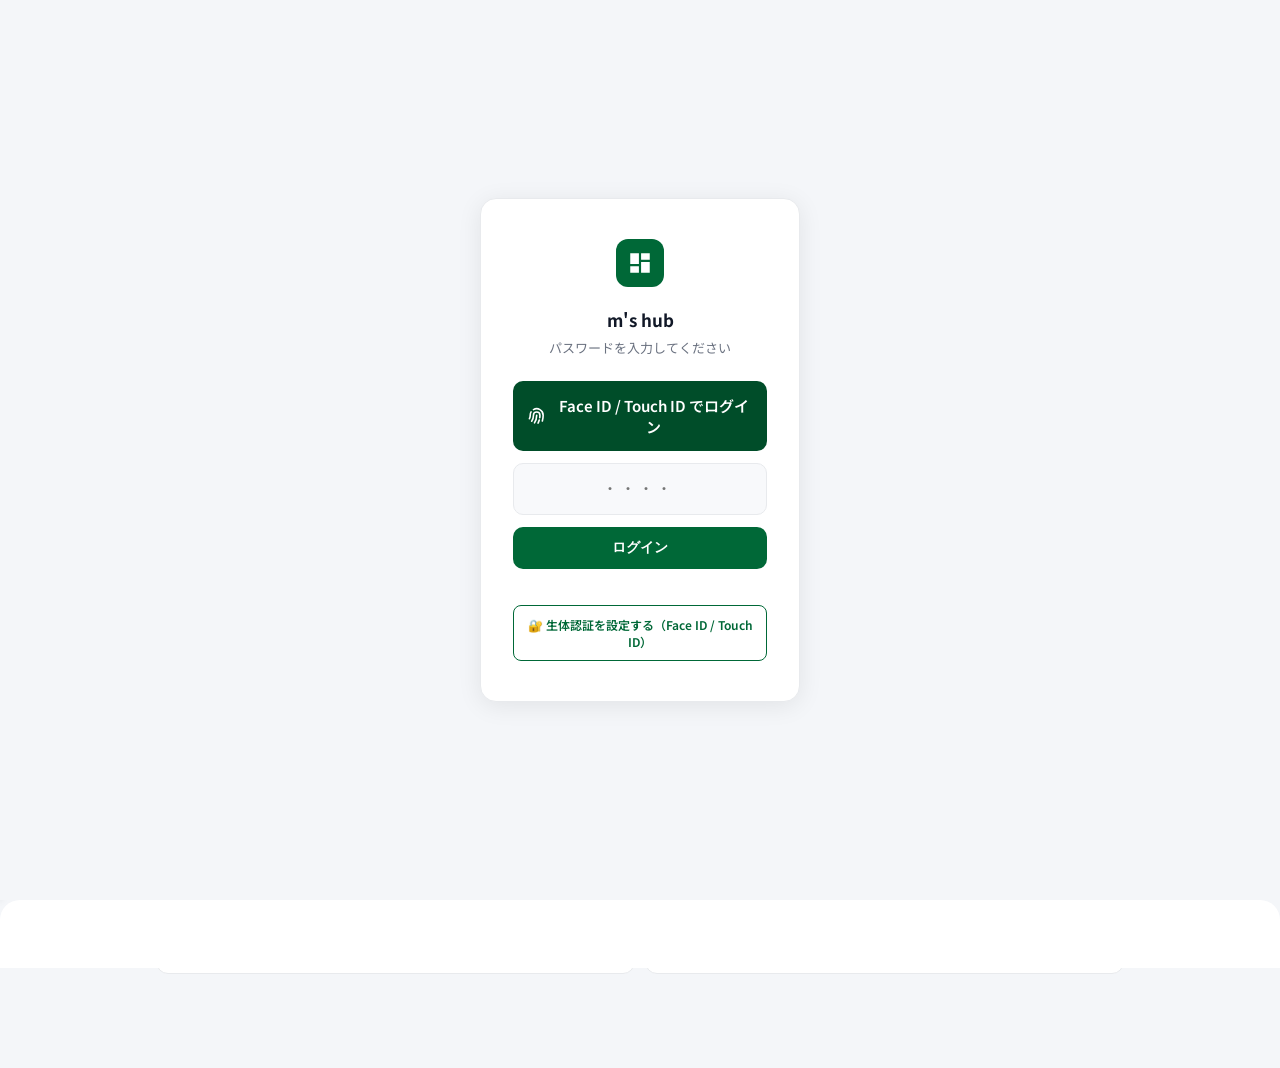
<file: index.html>
<!DOCTYPE html>
<html lang="ja">
<head>
    <meta charset="UTF-8">
    <meta http-equiv="Cache-Control" content="no-cache, no-store, must-revalidate">
    <meta http-equiv="Pragma" content="no-cache">
    <meta http-equiv="Expires" content="0">
    <meta name="viewport" content="width=device-width, initial-scale=1.0, maximum-scale=1.0, user-scalable=no, viewport-fit=cover">
    <meta name="apple-mobile-web-app-capable" content="yes">
    <meta name="apple-mobile-web-app-status-bar-style" content="default">
    <meta name="apple-mobile-web-app-title" content="施工管理">
    <meta name="mobile-web-app-capable" content="yes">
    <link rel="apple-touch-icon" href="icon.png">
    <link rel="manifest" href="manifest.json">
    <title>m's hub</title>
    <link href="https://fonts.googleapis.com/css2?family=Noto+Sans+JP:wght@400;500;600;700&family=DM+Mono:wght@400;500&display=swap" rel="stylesheet">
    <style>
        * {
            margin: 0;
            padding: 0;
            box-sizing: border-box;
        }

        :root {
            --primary: #006837;
            --primary-l: #e8f5e9;
            --primary-m: #81c784;
            --bg: #f4f6f9;
            --surface: #ffffff;
            --surface2: #f8f9fb;
            --border: #e8eaed;
            --border2: #d1d5db;
            --text1: #111827;
            --text2: #374151;
            --text3: #4b5563;
            --green: #059669;
            --green-l: #ecfdf5;
            --amber: #d97706;
            --amber-l: #fffbeb;
            --red: #dc2626;
            --red-l: #fef2f2;
        }

        body {
            font-family: 'Noto Sans JP', sans-serif;
            background-color: var(--bg);
            color: var(--text1);
            overflow-x: hidden;
        }

        .sidebar {
            position: fixed;
            left: 0;
            top: 0;
            width: 60px;
            height: 100vh;
            background-color: var(--surface);
            border-right: 1px solid var(--border);
            display: none;
            flex-direction: column;
            align-items: center;
            padding: 16px 0;
            z-index: 100;
        }

        .sidebar-item {
            width: 44px;
            height: 44px;
            display: flex;
            align-items: center;
            justify-content: center;
            cursor: pointer;
            position: relative;
            margin: 4px 0;
            border-radius: 8px;
            transition: background-color 0.15s ease;
            color: var(--text2);
        }

        .sidebar-item:hover {
            background-color: var(--surface2);
        }

        .sidebar-item.active {
            color: var(--primary);
            background-color: var(--primary-l);
        }

        .sidebar-item svg {
            width: 20px;
            height: 20px;
            stroke: currentColor;
            fill: none;
            stroke-width: 2;
            stroke-linecap: round;
            stroke-linejoin: round;
        }

        .sidebar-separator {
            width: 28px;
            height: 1px;
            background-color: var(--border);
            margin: 8px 0;
        }

        .sidebar-bottom {
            margin-top: auto;
        }

        .tooltip {
            position: absolute;
            left: 60px;
            top: 50%;
            transform: translateY(-50%);
            background-color: var(--text1);
            color: var(--surface);
            padding: 6px 12px;
            border-radius: 6px;
            font-size: 11px;
            white-space: nowrap;
            opacity: 0;
            pointer-events: none;
            transition: opacity 0.12s ease;
            margin-left: 8px;
            z-index: 200;
        }

        .sidebar-item:hover .tooltip {
            opacity: 1;
        }

        .top-bar {
            position: fixed;
            top: 0;
            left: 0;
            right: 0;
            height: 52px;
            background-color: var(--surface);
            border-bottom: 1px solid var(--border);
            display: flex;
            align-items: center;
            justify-content: space-between;
            padding: 0 16px;
            z-index: 99;
        }

        .top-bar-brand {
            display: flex;
            align-items: center;
            gap: 8px;
        }

        .top-bar-title {
            display: none;
        }

        .hamburger {
            width: 24px;
            height: 24px;
            display: flex;
            flex-direction: column;
            justify-content: space-around;
            cursor: pointer;
            background: none;
            border: none;
            padding: 0;
            overflow: visible;
        }

        .hamburger span {
            width: 100%;
            height: 2px;
            background-color: var(--text1);
            transition: all 0.15s ease;
            display: block;
        }

        /* ×マーク: translateY で中央へ移動してから rotate（はみ出し防止）*/
        .hamburger.open span:nth-child(1) {
            transform: translateY(8px) rotate(45deg);
        }

        .hamburger.open span:nth-child(2) {
            opacity: 0;
            transform: scaleX(0);
        }

        .hamburger.open span:nth-child(3) {
            transform: translateY(-8px) rotate(-45deg);
        }

        .drawer {
            position: fixed;
            left: -260px;
            top: 0;
            width: 260px;
            /* ツールページの tdrawer と統一 */
            height: 100vh;
            background: #fff;
            box-shadow: 2px 0 8px rgba(0, 0, 0, 0.08);
            transition: left 0.22s cubic-bezier(0.22,1,0.36,1);
            z-index: 201;
            padding: 0 0 calc(24px + env(safe-area-inset-bottom, 0px));
            overflow-y: auto;
            -webkit-overflow-scrolling: touch;
        }

        .drawer.open {
            left: 0;
        }

        .drawer-item {
            padding: 12px 18px;
            display: flex;
            align-items: center;
            gap: 12px;
            cursor: pointer;
            transition: background-color 0.12s ease;
            color: var(--text1);
            text-decoration: none;
            font-size: 14px;
            font-weight: 500;
            font-family: 'Noto Sans JP', sans-serif;
        }

        .drawer-item:hover,
        .drawer-item:active {
            background: #f3f4f6;
        }

        .drawer-item.active {
            color: #006837;
            font-weight: 600;
        }

        .drawer-item svg {
            width: 18px;
            height: 18px;
            stroke: currentColor;
            fill: none;
            stroke-width: 2;
            stroke-linecap: round;
            stroke-linejoin: round;
        }

        .drawer-separator {
            height: 1px;
            background-color: #e8eaed;
            margin: 6px 0;
        }

        .bottom-nav {
            position: fixed;
            bottom: 0;
            left: 0;
            right: 0;
            height: 60px;
            background-color: var(--surface);
            border-top: 1px solid var(--border);
            display: flex;
            justify-content: space-around;
            align-items: center;
            z-index: 99;
            /* iPhone のホームインジケーター・角丸部分への対応 */
            /* safe-area-insetが0でも物理的な角丸（約44pt）を避けるため最低20pxを確保 */
            padding-bottom: env(safe-area-inset-bottom, 0px);
            padding-left: max(env(safe-area-inset-left, 0px), 20px);
            padding-right: max(env(safe-area-inset-right, 0px), 20px);
        }

        .bottom-nav-item {
            display: flex;
            flex-direction: column;
            align-items: center;
            justify-content: center;
            gap: 4px;
            cursor: pointer;
            color: var(--text3);
            transition: color 0.12s ease;
            flex: 1;
        }

        .bottom-nav-item.active {
            color: var(--primary);
        }

        .bottom-nav-item svg {
            width: 20px;
            height: 20px;
            stroke: currentColor;
            fill: none;
            stroke-width: 2;
            stroke-linecap: round;
            stroke-linejoin: round;
        }

        .bottom-nav-label {
            font-size: 10px;
            font-weight: 500;
        }

        .main-content {
            margin-left: auto;
            margin-right: auto;
            margin-top: 52px;
            margin-bottom: 60px;
            padding: 16px;
            max-width: 1000px;
            transition: margin-left 0.2s ease;
        }

        .page-header {
            margin-bottom: 24px;
            display: none;
        }

        .page-header.show {
            display: flex;
            justify-content: space-between;
            align-items: center;
        }

        .page-title {
            font-size: 20px;
            font-weight: 700;
            color: var(--text1);
        }

        .page-date {
            font-size: 12px;
            color: var(--text2);
        }

        .grid-2col {
            display: grid;
            grid-template-columns: 1fr 1fr;
            gap: 16px;
            margin-bottom: 16px;
        }

        .grid-full {
            margin-bottom: 16px;
        }

        /* プルダウン式カード（スマホ用、PCでは常に開いた状態） */
        .collapsible-card .card-toggle {
            cursor: default;
        }
        .collapsible-card .card-chevron {
            display: none;
            transition: transform 0.2s ease;
        }
        .collapsible-card .card-body {
            transition: max-height 0.3s ease, opacity 0.2s ease;
            overflow: hidden;
        }
        .collapsible-card .card-count {
            font-size: 11px;
            color: var(--primary);
            font-weight: 500;
        }
        .card-action-bottom {
            display: block;
            text-align: center;
            padding: 10px 0 2px;
            font-size: 11px;
            color: var(--primary);
            text-decoration: none;
            border-top: 1px solid var(--border);
            margin-top: 8px;
            transition: opacity 0.15s;
        }
        .card-action-bottom:hover { opacity: 0.7; }

        .card-sub-link {
            display: block;
            font-size: 11px;
            color: var(--primary);
            text-decoration: none;
            margin-top: -8px;
            margin-bottom: 10px;
            transition: opacity 0.15s;
        }
        .card-sub-link:hover { opacity: 0.7; }
        .card-sub-link svg { vertical-align: -1px; }

        /* ドラッグ&ドロップ */
        .draggable-section { transition: transform 0.2s ease; }
        .draggable-section.dragging { opacity: 0.5; z-index: 100; }
        .draggable-section.drag-over { border-top: 3px solid var(--primary); }
        .drag-handle {
            display: none;
            width: 18px;
            height: 18px;
            cursor: grab;
            color: var(--border);
            flex-shrink: 0;
            transition: color 0.15s;
        }
        .drag-handle:hover { color: var(--text3); }
        .drag-handle:active { cursor: grabbing; }

        .card {
            background-color: var(--surface);
            border: 1px solid var(--border);
            border-radius: 12px;
            padding: 16px;
            transition: box-shadow 0.15s ease;
        }

        .card:hover {
            box-shadow: 0 2px 8px rgba(0, 0, 0, 0.06);
        }

        .card-head {
            display: flex;
            align-items: center;
            padding: 11px 0 11px 10px;
            margin-bottom: 12px;
            border-bottom: 1px solid var(--border);
            border-left: 3px solid var(--primary);
            gap: 6px;
        }

        .card-title {
            font-size: 13px;
            font-weight: 700;
            color: var(--text1);
            flex: 1;
            letter-spacing: 0.2px;
        }

        .card-action {
            font-size: 11px;
            color: var(--primary);
            cursor: pointer;
            transition: opacity 0.12s ease;
        }

        .card-action:hover {
            opacity: 0.8;
        }

        /* ━━━━━━━━━━━━━━━━━━━━━━━━━━━━━━━━━━━━━
           グリーティングカード
           PC: コンテンツを右下に集約、グラデーションなし
           Mobile: コンパクト版（下部オーバーレイ）
        ━━━━━━━━━━━━━━━━━━━━━━━━━━━━━━━━━━━━━ */
        .greeting-card {
            background-image: url('assets/treeing.png');
            background-size: cover;
            background-position: center 15%;
            position: relative;
            overflow: hidden;
            min-height: 300px;
            max-height: 340px;
            display: flex;
            flex-direction: column;
            justify-content: flex-end;
            color: #fff;
            margin-bottom: 16px;
        }

        /* 一番下だけほんのり暗くする下部グラデーション */
        .greeting-card::before {
            content: '';
            position: absolute;
            inset: 0;
            background: linear-gradient(
                to top,
                rgba(0,0,0,0.42) 0%,
                rgba(0,0,0,0.12) 22%,
                rgba(0,0,0,0.00) 40%
            );
            pointer-events: none;
            z-index: 0;
        }

        /* 左下: 日付+時刻、右下: コメント — 同じ高さで横並び */
        .greeting-content {
            position: relative;
            z-index: 1;
            width: 100%;
            display: flex;
            flex-direction: row;
            align-items: flex-end;
            justify-content: space-between;
            padding: 0 18px 8px 18px;
            gap: 12px;
        }

        .greeting-top {
            display: flex;
            flex-direction: column;
            align-items: flex-start;
            gap: 2px;
        }

        .date-area {
            display: flex;
            flex-direction: column;
            align-items: flex-start;
            gap: 3px;
        }

        .date-main-row {
            display: flex;
            align-items: flex-start;
            gap: 3px;
            flex-direction: column;
        }

        /* 日付 */
        .date-main {
            font-size: 18px;
            font-weight: 600;
            color: #ffffff;
            letter-spacing: 0.3px;
            text-shadow: 0 1px 6px rgba(0,0,0,0.5);
            line-height: 1.2;
            white-space: nowrap;
        }

        /* 時刻（非表示） */
        .clock-mini { display: none; }

        /* 六曜・暦注タグ行 */
        .date-rokuyo {
            display: flex;
            gap: 5px;
            flex-wrap: wrap;
            justify-content: flex-start;
        }

        .rokuyo-tag {
            font-size: 11px;
            font-weight: 600;
            padding: 3px 9px;
            border-radius: 5px;
            background-color: rgba(255,255,255,0.82);
            color: #006837;
            letter-spacing: 0.5px;
            text-shadow: none;
            display: inline-flex;
            align-items: center;
        }

        .rokuyo-tag.lucky {
            background-color: rgba(0,140,70,0.85);
            color: #fff;
        }

        .rokuyo-tag.caution {
            background-color: rgba(220,38,38,0.9);
            color: #ffffff;
        }

        /* 挨拶コメント */
        .greeting-bottom {
            display: flex;
            flex-direction: column;
            align-items: flex-end;
            gap: 8px;
        }

        .greeting-comment {
            font-size: 15px;
            font-weight: 700;
            color: #fff;
            line-height: 1.5;
            text-align: right;
            text-shadow: 0 1px 6px rgba(0,0,0,0.5);
            letter-spacing: 0.3px;
        }

        .greeting-badge-row {
            display: flex;
            gap: 6px;
            justify-content: flex-end;
        }

        .greeting-badge {
            background-color: rgba(255,255,255,0.88);
            color: #006837;
            padding: 3px 9px;
            border-radius: 5px;
            font-size: 11px;
            font-weight: 600;
            white-space: nowrap;
            display: inline-flex;
            align-items: center;
            gap: 4px;
        }

        .greeting-badge .badge-num {
            font-family: 'DM Mono', monospace;
            font-size: 12px;
            font-weight: 700;
            color: var(--primary);
        }

        /* PC: <img> 要素は非表示（背景画像で表示） */
        .greeting-img-mobile {
            display: none;
        }

        .schedule-section {
            margin-bottom: 12px;
        }

        .schedule-label {
            font-size: 11px;
            font-weight: 700;
            color: var(--text1);
            margin-bottom: 8px;
            letter-spacing: 0.5px;
            display: flex;
            align-items: center;
            gap: 6px;
        }

        .schedule-day-tag {
            display: inline-block;
            font-size: 10px;
            font-weight: 700;
            padding: 1px 8px;
            border-radius: 4px;
            letter-spacing: 0;
        }

        .schedule-day-tag.today {
            background-color: var(--primary);
            color: #fff;
        }

        .schedule-day-tag.tomorrow {
            background-color: var(--border);
            color: var(--text2);
        }

        .schedule-day-tag.yesterday {
            background-color: var(--border);
            color: var(--text3);
            font-weight: 500;
        }

        .schedule-section.past-day {
            opacity: 0.45;
        }

        /* 終了済みイベント（個別グレーアウト） */
        .sched-item-past {
            opacity: 0.42;
            filter: grayscale(0.4);
        }

        .sched-item {
            background-color: var(--surface2);
            border: 1px solid var(--border);
            border-radius: 0 8px 8px 0;
            padding: 10px 10px 10px 12px;
            margin-bottom: 8px;
            display: flex;
            gap: 10px;
            border-left: 5px solid var(--primary);
        }

        .sched-content {
            flex: 1;
            min-width: 0;
        }

        .sched-time {
            font-family: 'DM Mono', monospace;
            font-size: 11px;
            color: var(--text2);
            margin-bottom: 2px;
            font-weight: 500;
        }

        .sched-title {
            font-size: 13px;
            font-weight: 500;
            color: var(--text1);
            margin-bottom: 2px;
        }

        .sched-meta {
            font-size: 11px;
            color: var(--text2);
        }

        .sched-location {
            font-size: 11px;
            color: var(--text3);
            margin-top: 2px;
        }

        .sched-all-day {
            background-color: var(--surface2);
            border: 1px solid var(--border);
            border-left: 5px solid #d50000;
            border-radius: 0 8px 8px 0;
            padding: 8px 10px 8px 12px;
            font-size: 12px;
            font-weight: 500;
            color: var(--text1);
        }

        .property-item {
            display: flex;
            gap: 10px;
            padding: 10px;
            background-color: var(--surface2);
            border: 1px solid var(--border);
            border-radius: 8px;
            margin-bottom: 6px;
            cursor: pointer;
            transition: background-color 0.12s ease;
            border-left: 3px solid;
        }

        .property-item.compact {
            padding: 8px 10px;
        }

        .property-name-row {
            display: flex;
            align-items: baseline;
            justify-content: space-between;
            gap: 6px;
            margin-bottom: 3px;
        }

        .property-compact-meta {
            font-size: 11px;
            color: var(--text3);
            white-space: nowrap;
            flex-shrink: 0;
        }

        .property-compact-meta strong {
            color: var(--primary);
            font-weight: 700;
        }

        .property-compact-bar {
            display: flex;
            align-items: center;
            gap: 6px;
            margin-bottom: 3px;
        }

        .property-compact-pct {
            font-size: 10px;
            font-family: 'DM Mono', monospace;
            color: var(--text3);
            white-space: nowrap;
        }

        .property-compact-sub {
            font-size: 10px;
            color: var(--text3);
            white-space: nowrap;
            overflow: hidden;
            text-overflow: ellipsis;
        }

        /* 物件ボードタブ: 全情報内蔵カード（コンパクト版） */
        .property-card-full {
            background: #fff;
            border-radius: 8px;
            border-left: 3px solid #9ca3af;
            box-shadow: 0 1px 3px rgba(0,0,0,0.05);
            padding: 8px 10px;
            margin-bottom: 6px;
        }
        .pcf-header {
            display: flex;
            align-items: center;
            justify-content: space-between;
            gap: 6px;
        }
        .pcf-name {
            font-size: 13px;
            font-weight: 700;
            color: var(--text1);
            flex: 1;
            min-width: 0;
            overflow: hidden;
            text-overflow: ellipsis;
            white-space: nowrap;
        }
        .pcf-status {
            font-size: 11px;
            font-weight: 700;
            color: var(--text1);
            padding: 5px 10px;
            border-radius: 8px;
            background: var(--surface2);
            border: 1.5px solid var(--border);
            flex-shrink: 0;
            cursor: pointer;
            font-family: 'Noto Sans JP', sans-serif;
            -webkit-tap-highlight-color: transparent;
            transition: background .15s, border-color .15s;
            min-height: 30px;
            display: flex;
            align-items: center;
            gap: 4px;
            box-shadow: 0 1px 2px rgba(0,0,0,0.06);
        }
        .pcf-status::after {
            content: '▾';
            font-size: 9px;
            opacity: 0.5;
            line-height: 1;
        }
        .pcf-status:active { background: var(--border); border-color: var(--primary); }
        /* Notion リンク（カード下部） */
        .pcf-footer {
            margin-top: 6px;
            padding-top: 5px;
            border-top: 1px solid var(--border);
            display: flex;
            justify-content: flex-end;
        }
        .pcf-notion-link {
            font-size: 10px;
            color: var(--primary);
            text-decoration: none;
            padding: 2px 4px;
            border-radius: 4px;
            -webkit-tap-highlight-color: transparent;
        }
        .pcf-notion-link:active { background: var(--surface2); }
        /* 進捗変更シート（物件メニュー用） */
        .prop-progress-modal-bg {
            position: fixed; inset: 0; background: rgba(15,23,42,.45);
            z-index: 310; display: none; align-items: flex-end; justify-content: center;
        }
        .prop-progress-modal-bg.on { display: flex; }
        .prop-progress-sheet {
            background: #fff; border-radius: 20px 20px 0 0;
            width: 100%; max-width: 480px; padding: 0 0 env(safe-area-inset-bottom);
            box-shadow: 0 -8px 32px rgba(0,0,0,.18);
        }
        .prop-progress-sheet-head {
            padding: 16px 20px 12px; border-bottom: 1px solid var(--border);
            display: flex; align-items: center; justify-content: space-between;
        }
        .prop-progress-sheet-title { font-size: 14px; font-weight: 700; color: var(--text1); }
        .prop-progress-sheet-sub { font-size: 11px; color: var(--text3); margin-top: 2px; }
        .prop-progress-option-list { padding: 8px 12px 16px; display: flex; flex-direction: column; gap: 4px; }
        .prop-progress-option {
            display: flex; align-items: center; padding: 12px 14px; border-radius: 10px;
            font-size: 13px; font-weight: 500; cursor: pointer; border: 1.5px solid var(--border);
            background: #fff; color: var(--text1); font-family: 'Noto Sans JP', sans-serif;
            -webkit-tap-highlight-color: transparent; transition: all .15s; gap: 10px; width: 100%;
        }
        .prop-progress-option:active { background: var(--surface2); }
        .prop-progress-option.current { border-color: var(--primary); background: var(--primary-l); color: var(--primary); }
        .prop-progress-option-dot { width: 10px; height: 10px; border-radius: 50%; flex-shrink: 0; }
        .prop-progress-close {
            width: 28px; height: 28px; background: var(--surface2); border: none;
            border-radius: 50%; cursor: pointer; font-size: 14px; color: var(--text2);
            display: flex; align-items: center; justify-content: center; flex-shrink: 0;
        }
        .pcf-location {
            font-size: 10px;
            color: var(--text2);
            margin-bottom: 2px;
        }
        .pcf-section {
            margin-top: 6px;
        }
        .pcf-section-title {
            font-size: 9px;
            font-weight: 700;
            color: var(--text3);
            letter-spacing: 0.3px;
            margin-bottom: 3px;
        }
        .pcf-dates-inline {
            display: flex;
            flex-wrap: wrap;
            gap: 4px 10px;
            font-size: 10px;
            color: var(--text2);
        }
        .pcf-dates-inline .pcf-date-item {
            display: flex;
            align-items: center;
            gap: 3px;
            white-space: nowrap;
        }
        .pcf-dates-inline .pcf-date-label {
            font-weight: 600;
            color: var(--text3);
        }
        .pcf-dates-inline .pcf-date-val {
            font-family: 'DM Mono', monospace;
        }
        .pcf-footer {
            margin-top: 6px;
            padding-top: 5px;
            border-top: 1px solid var(--border);
            display: flex;
            justify-content: flex-end;
        }
        .pcf-footer .notion-link {
            font-size: 11px;
            padding: 4px 10px;
        }
        .pcf-checks-inline {
            display: flex; flex-wrap: wrap; gap: 2px 8px;
        }
        .pcf-checks-inline .check-row { gap: 4px; }
        .pcf-checks-inline .toggle-switch { width: 26px; height: 14px; border-radius: 7px; }
        .pcf-checks-inline .toggle-switch::after { width: 10px; height: 10px; }
        .pcf-checks-inline .toggle-switch.on::after { transform: translateX(12px); }
        .pcf-checks-inline .check-label { font-size: 9px; }

        .property-item:hover {
            background-color: #fafbfc;
        }

        .property-content {
            flex: 1;
            min-width: 0;
        }

        .property-name {
            font-size: 13.5px;
            font-weight: 500;
            color: var(--text1);
            margin-bottom: 3px;
        }

        .property-location-inline {
            font-size: 11px;
            font-weight: 400;
            color: var(--text2);
            margin-left: 4px;
        }

        .property-stage-badge {
            display: inline-block;
            padding: 2px 6px;
            border-radius: 4px;
            font-size: 9px;
            font-weight: 600;
        }

        .property-stage-badge.green {
            background-color: var(--green-l);
            color: var(--green);
        }

        .property-stage-badge.amber {
            background-color: var(--amber-l);
            color: var(--amber);
        }

        .property-progress {
            display: flex;
            align-items: center;
            gap: 8px;
        }

        .property-progress-bar {
            flex: 1;
            height: 3px;
            background-color: var(--border);
            border-radius: 1.5px;
            overflow: hidden;
        }

        .property-progress-fill {
            height: 100%;
            background-color: var(--primary);
            transition: width 0.3s ease;
        }

        .property-progress-label {
            font-size: 10px;
            color: var(--text2);
            font-weight: 500;
            white-space: nowrap;
        }

        .status-card {
            background-color: var(--surface2);
            border: 1px solid var(--border);
            border-radius: 8px;
            padding: 10px 12px;
            margin-bottom: 8px;
        }

        .status-card-header {
            display: flex;
            justify-content: space-between;
            align-items: center;
        }

        .status-card-header.collapsible {
            cursor: pointer;
            -webkit-tap-highlight-color: transparent;
        }

        .status-card.has-list .status-card-header {
            margin-bottom: 0;
        }

        .status-card.has-list.open .status-card-header {
            margin-bottom: 6px;
        }

        .status-card-toggle {
            width: 16px;
            height: 16px;
            color: var(--text2);
            transition: transform 0.2s ease;
            flex-shrink: 0;
            margin-left: 6px;
        }

        .status-card.open .status-card-toggle {
            transform: rotate(180deg);
        }

        .status-card-list {
            display: none;
            padding-top: 6px;
            border-top: 1px solid var(--border);
        }

        .status-card.open .status-card-list {
            display: block;
        }

        .status-card-title {
            font-size: 10px;
            font-weight: 700;
            color: var(--text2);
        }

        .status-card-count {
            font-family: 'DM Mono', monospace;
            font-size: 14px;
            font-weight: 700;
            color: var(--primary);
        }

        .status-card-item {
            display: flex;
            justify-content: space-between;
            align-items: center;
            padding: 4px 0;
        }

        .status-card-item + .status-card-item {
            border-top: 1px solid var(--border);
        }

        .status-card-name {
            font-size: 11px;
            font-weight: 500;
            color: var(--text1);
        }

        .status-card-date {
            font-family: 'DM Mono', monospace;
            font-size: 10px;
            font-weight: 500;
            color: var(--text2);
        }

        .status-card-item.done {
            opacity: 0.55;
        }
        .status-done-badge {
            font-size: 9px;
            font-weight: 700;
            color: var(--primary);
            margin-left: 2px;
        }
        .status-card-empty {
            font-size: 10px;
            color: var(--text2);
            padding: 2px 0;
        }

        .schedule-chart-area {
            display: flex;
            flex-direction: column;
            gap: 8px;
        }
        .schedule-chart-legend {
            display: flex;
            gap: 14px;
            margin-bottom: 2px;
        }
        .schedule-chart-legend-item {
            display: flex;
            align-items: center;
            gap: 5px;
            font-size: 10px;
            font-weight: 600;
            color: var(--text2);
        }
        .schedule-chart-legend-dot {
            width: 8px;
            height: 8px;
            border-radius: 2px;
        }
        .schedule-chart-row-label {
            font-size: 10px;
            font-weight: 700;
            color: var(--text2);
            margin-bottom: 4px;
            display: flex;
            align-items: center;
            gap: 6px;
        }
        .schedule-chart-row-total {
            font-family: 'DM Mono', monospace;
            font-size: 11px;
            font-weight: 700;
            color: var(--text1);
        }

        .month-table {
            display: grid;
            grid-template-columns: repeat(6, 1fr);
            gap: 3px;
        }

        .month-cell {
            text-align: center;
            padding: 3px 1px;
            border-radius: 4px;
            background-color: var(--surface2);
            border: 1px solid var(--border);
        }

        .month-cell.past {
            background-color: var(--primary-l);
            border-color: var(--primary-m);
        }

        .month-cell.current {
            background-color: var(--primary);
            border-color: var(--primary);
        }

        .month-cell.current .month-cell-label,
        .month-cell.current .month-cell-count {
            color: #fff;
        }

        .month-cell.start-row .month-cell.past {
            background-color: #eff6ff;
            border-color: #93c5fd;
        }

        .month-cell-label {
            font-size: 8px;
            color: var(--text2);
            font-weight: 500;
            line-height: 1.2;
        }

        .month-cell-count {
            font-family: 'DM Mono', monospace;
            font-size: 11px;
            font-weight: 700;
            color: var(--text1);
            line-height: 1.3;
        }

        .section-divider {
            height: 1px;
            background-color: var(--border);
            margin: 12px 0;
        }

        .delivery-date {
            font-family: 'DM Mono', monospace;
            font-size: 10px;
            color: var(--text2);
            float: right;
        }

        .filter-tabs {
            display: flex;
            gap: 5px;
            overflow-x: auto;
            margin-bottom: 12px;
            padding-bottom: 8px;
            scroll-behavior: smooth;
        }

        .filter-tabs::-webkit-scrollbar {
            height: 3px;
        }

        .filter-tabs::-webkit-scrollbar-track {
            background: transparent;
        }

        .filter-tabs::-webkit-scrollbar-thumb {
            background-color: var(--border);
            border-radius: 2px;
        }

        .filter-tab {
            padding: 6px 10px;
            background-color: var(--surface2);
            border: 1px solid var(--border);
            border-radius: 6px;
            font-size: 10px;
            font-weight: 500;
            cursor: pointer;
            white-space: nowrap;
            transition: all 0.12s ease;
            color: var(--text2);
        }

        .filter-tab:hover {
            background-color: #f3f4f6;
        }

        .filter-tab.active {
            background-color: var(--primary);
            color: var(--surface);
            border-color: var(--primary);
        }
        .tab-count {
            font-weight: 600;
            color: var(--primary);
        }
        .filter-tab.active .tab-count {
            color: var(--surface);
        }

        .task-item {
            display: flex;
            gap: 10px;
            align-items: center;
            padding: 10px;
            background-color: var(--surface2);
            border: 1px solid var(--border);
            border-radius: 8px;
            margin-bottom: 8px;
            transition: all 0.15s ease;
        }

        .task-item.hidden {
            display: none;
        }

        .task-content {
            flex: 1;
            min-width: 0;
        }

        .task-title {
            font-size: 12px;
            font-weight: 500;
            color: var(--text1);
            margin-bottom: 2px;
        }

        .task-property {
            font-size: 10px;
            color: var(--text2);
        }
        /* Google Tasks */
        .gtask-group-label {
            font-size: 10px;
            font-weight: 600;
            color: var(--text2);
            padding: 8px 0 4px;
            display: flex;
            align-items: center;
            gap: 6px;
        }
        .gtask-group-label .gtask-count {
            font-size: 11px;
            font-weight: 500;
            color: var(--primary);
        }
        .gtask-item {
            display: flex;
            gap: 10px;
            align-items: center;
            padding: 10px;
            background-color: var(--surface2);
            border: 1px solid var(--border);
            border-radius: 8px;
            margin-bottom: 6px;
        }
        .gtask-item.overdue {
            border-left: 3px solid var(--red);
        }
        .gtask-item.this-week {
            border-left: 3px solid var(--amber);
        }
        .gtask-item.later {
            border-left: 3px solid var(--primary-m);
        }
        .gtask-item.no-date {
            border-left: 3px solid var(--border2);
        }
        .gtask-title {
            font-size: 12px;
            font-weight: 500;
            color: var(--text1);
            margin-bottom: 2px;
        }
        .gtask-due {
            font-size: 10px;
            color: var(--text2);
        }
        .gtask-due.overdue-text {
            color: var(--red);
            font-weight: 500;
        }
        /* Google Tasks チェックボックス */
        .gtask-cb-wrap {
            display: flex;
            align-items: center;
            flex-shrink: 0;
            cursor: pointer;
            margin-top: 1px;
        }
        .gtask-cb { display: none; }
        .gtask-cb-icon {
            width: 16px;
            height: 16px;
            border: 2px solid var(--border2);
            border-radius: 4px;
            background: var(--card);
            display: flex;
            align-items: center;
            justify-content: center;
            transition: background 0.15s, border-color 0.15s;
            flex-shrink: 0;
        }
        .gtask-cb:checked + .gtask-cb-icon {
            background: var(--primary);
            border-color: var(--primary);
            background-image: url("data:image/svg+xml,%3Csvg viewBox='0 0 12 10' fill='none' xmlns='http://www.w3.org/2000/svg'%3E%3Cpath d='M1 5l3 4L11 1' stroke='white' stroke-width='1.8' stroke-linecap='round' stroke-linejoin='round'/%3E%3C/svg%3E");
            background-repeat: no-repeat;
            background-position: center;
            background-size: 10px 8px;
        }
        .gtask-item.completing {
            opacity: 0.45;
            transition: opacity 0.3s;
        }
        .gtask-item.completing .gtask-title {
            text-decoration: line-through;
        }
        .gtask-later-toggle {
            display: flex;
            align-items: center;
            gap: 6px;
            cursor: pointer;
            -webkit-tap-highlight-color: transparent;
            padding: 8px 0 4px;
        }
        .gtask-later-toggle .gtask-chevron {
            width: 14px;
            height: 14px;
            color: var(--text2);
            transition: transform 0.2s ease;
        }
        .gtask-later-body {
            display: none;
        }
        .gtask-later-body.open {
            display: block;
        }
        .gtask-later-toggle.open .gtask-chevron {
            transform: rotate(180deg);
        }

        .show-all-btn {
            display: block;
            width: 100%;
            padding: 8px 0;
            background: none;
            border: 1px solid var(--border);
            border-radius: 6px;
            font-size: 11px;
            font-weight: 500;
            color: var(--primary);
            cursor: pointer;
            transition: background 0.15s;
            margin-top: 4px;
        }
        .show-all-btn:hover {
            background: var(--primary-l);
        }

        .sync-btn {
            background: none;
            border: none;
            cursor: pointer;
            padding: 4px;
            border-radius: 6px;
            display: flex;
            align-items: center;
            transition: background 0.15s;
        }
        .sync-btn:hover {
            background: var(--surface2);
        }
        .sync-btn:hover svg {
            stroke: var(--primary);
        }
        @keyframes spin {
            100% { transform: rotate(360deg); }
        }
        .data-alert {
            background: #fffbeb;
            border: 1px solid #f59e0b;
            border-radius: 8px;
            padding: 10px 12px;
            margin-bottom: 10px;
        }
        .data-alert-header {
            display: flex;
            align-items: center;
            gap: 6px;
            font-size: 11px;
            font-weight: 700;
            color: #92400e;
            margin-bottom: 6px;
        }
        .data-alert-item {
            font-size: 10px;
            color: #78350f;
            padding: 2px 0 2px 20px;
        }

        .modal-overlay {
            position: fixed;
            top: 0;
            left: 0;
            right: 0;
            bottom: 0;
            background-color: rgba(0, 0, 0, 0.4);
            display: none;
            align-items: center;
            justify-content: center;
            z-index: 200;
        }

        .modal-overlay.open {
            display: flex;
        }

        .modal {
            background-color: var(--surface);
            border-radius: 12px;
            max-width: 500px;
            width: 90%;
            max-height: 82vh;
            overflow: hidden;
            display: flex;
            flex-direction: column;
            position: relative;
            animation: slideIn 0.15s ease;
        }

        .modal-header {
            display: flex;
            align-items: center;
            justify-content: flex-end;
            padding: 12px 16px 8px;
            flex-shrink: 0;
            border-bottom: 1px solid var(--border);
        }

        .modal-body {
            overflow-y: auto;
            padding: 16px 20px 20px;
            flex: 1;
        }

        @keyframes slideIn {
            from {
                transform: translateY(-20px);
                opacity: 0;
            }
            to {
                transform: translateY(0);
                opacity: 1;
            }
        }

        .modal-close {
            width: 32px;
            height: 32px;
            background: var(--surface2);
            border: 1px solid var(--border);
            border-radius: 8px;
            cursor: pointer;
            display: flex;
            align-items: center;
            justify-content: center;
            color: var(--text2);
            transition: background 0.12s ease, color 0.12s ease;
            flex-shrink: 0;
        }

        .modal-close:hover {
            background: var(--border);
            color: var(--text1);
        }

        .modal-title {
            font-size: 16px;
            font-weight: 700;
            margin-bottom: 4px;
            padding-right: 36px;
        }

        .modal-subtitle {
            font-size: 12px;
            color: var(--text2);
            margin-bottom: 16px;
        }

        .modal-notion-link {
            text-align: center;
            padding-top: 16px;
            border-top: 1px solid var(--border);
            margin-top: 12px;
        }
        .notion-link {
            display: inline-flex;
            align-items: center;
            gap: 4px;
            font-size: 12px;
            font-weight: 500;
            color: var(--primary);
            text-decoration: none;
            padding: 8px 16px;
            border-radius: 8px;
            background: rgba(0, 104, 55, 0.06);
            transition: background 0.15s;
            white-space: nowrap;
        }
        .notion-link:hover {
            background: rgba(0, 104, 55, 0.12);
        }

        .modal-section {
            margin-bottom: 16px;
        }

        .modal-section-title {
            font-size: 11px;
            font-weight: 700;
            color: var(--text2);
            text-transform: uppercase;
            letter-spacing: 0.5px;
            margin-bottom: 8px;
        }

        .modal-dates {
            display: flex;
            flex-direction: column;
            gap: 6px;
            font-size: 11px;
        }

        .modal-date {
            display: flex;
            justify-content: space-between;
            padding: 6px;
            background-color: var(--surface2);
            border-radius: 6px;
        }

        .modal-date-label {
            color: var(--text2);
            font-weight: 500;
        }

        .modal-date-value {
            color: var(--text1);
            font-weight: 600;
        }

        /* チェックリスト（トグルスイッチ） */
        .check-list {
            display: flex;
            flex-wrap: wrap;
            gap: 6px 12px;
        }

        .check-row {
            display: flex;
            align-items: center;
            gap: 6px;
        }

        .check-label {
            font-size: 10px;
            font-weight: 500;
            color: var(--text2);
        }

        .toggle-switch {
            position: relative;
            width: 32px;
            height: 18px;
            border-radius: 9px;
            background-color: var(--border);
            cursor: pointer;
            transition: background-color 0.2s ease, opacity 0.15s ease;
            flex-shrink: 0;
        }

        .toggle-switch.syncing {
            opacity: 0.5;
            pointer-events: none;
        }

        @keyframes spin {
            from { transform: rotate(0deg); }
            to   { transform: rotate(360deg); }
        }

        /* トースト通知 */
        #syncToast {
            position: fixed;
            bottom: 80px;
            left: 50%;
            transform: translateX(-50%) translateY(20px);
            background: #333;
            color: #fff;
            font-size: 12px;
            padding: 8px 16px;
            border-radius: 20px;
            opacity: 0;
            transition: opacity 0.25s, transform 0.25s;
            pointer-events: none;
            z-index: 9999;
            white-space: nowrap;
        }
        #syncToast.show {
            opacity: 1;
            transform: translateX(-50%) translateY(0);
        }
        #syncToast.error { background: #dc2626; }
        #syncToast.success { background: var(--primary, #004d29); }

        .toggle-switch.on {
            background-color: var(--primary);
        }

        .toggle-switch::after {
            content: '';
            position: absolute;
            top: 2px;
            left: 2px;
            width: 14px;
            height: 14px;
            border-radius: 50%;
            background-color: white;
            transition: transform 0.2s ease;
            box-shadow: 0 1px 2px rgba(0,0,0,0.12);
        }

        .toggle-switch.on::after {
            transform: translateX(14px);
        }

        /* 工程別タスク一覧 */
        .stage-groups {
            display: flex;
            flex-direction: column;
            gap: 10px;
            max-height: 400px;
            overflow-y: auto;
        }

        .stage-group {
            border: 1px solid var(--border);
            border-radius: 8px;
            overflow: hidden;
        }

        .stage-group-header {
            display: flex;
            align-items: center;
            justify-content: space-between;
            padding: 8px 10px;
            cursor: pointer;
            user-select: none;
            transition: background-color 0.12s ease;
        }

        .stage-group-header:hover {
            opacity: 0.85;
        }

        .stage-group-left {
            display: flex;
            align-items: center;
            gap: 8px;
        }

        .stage-group-dot {
            width: 8px;
            height: 8px;
            border-radius: 50%;
            flex-shrink: 0;
        }

        .stage-group-name {
            font-size: 11px;
            font-weight: 600;
        }

        .stage-group-count {
            font-size: 9px;
            color: var(--text3);
            font-weight: 500;
        }

        .stage-group-chevron {
            width: 14px;
            height: 14px;
            stroke: var(--text3);
            fill: none;
            stroke-width: 2;
            transition: transform 0.2s ease;
        }

        .stage-group.open .stage-group-chevron {
            transform: rotate(180deg);
        }

        .stage-group-body {
            display: none;
            border-top: 1px solid var(--border);
        }

        .stage-group.open .stage-group-body {
            display: block;
        }

        .stage-group.all-done .stage-group-header {
            background-color: var(--surface2);
        }

        .stage-group.all-done .stage-group-name {
            color: var(--text3);
        }

        .task-row {
            display: flex;
            align-items: center;
            gap: 8px;
            padding: 7px 10px;
            border-bottom: 1px solid var(--border);
            transition: background-color 0.12s ease;
        }

        .task-row:last-child {
            border-bottom: none;
        }

        .task-row.done {
            background-color: var(--surface2);
        }

        .task-row.done .task-row-name {
            color: var(--text3);
            text-decoration: line-through;
        }

        .task-row-cb {
            width: 16px;
            height: 16px;
            border-radius: 4px;
            border: 1.5px solid var(--border2);
            cursor: pointer;
            display: flex;
            align-items: center;
            justify-content: center;
            flex-shrink: 0;
            transition: all 0.15s ease;
        }

        .task-row-cb.checked {
            background-color: var(--primary);
            border-color: var(--primary);
        }

        .task-row-cb.checked::after {
            content: '';
            width: 8px;
            height: 5px;
            border-left: 2px solid white;
            border-bottom: 2px solid white;
            transform: rotate(-45deg);
            margin-top: -1px;
        }

        .task-row-name {
            font-size: 11px;
            color: var(--text1);
            flex: 1;
            min-width: 0;
        }

        .task-row-priority {
            width: 14px;
            height: 14px;
            cursor: pointer;
            flex-shrink: 0;
            opacity: 0.3;
            transition: opacity 0.15s ease;
        }

        .task-row-priority.on {
            opacity: 1;
        }

        /* 進捗バー+日付 */
        .progress-bar-dates {
            display: flex;
            align-items: center;
            gap: 6px;
        }

        .progress-date-label {
            font-size: 9px;
            font-family: 'DM Mono', monospace;
            color: var(--text2);
            white-space: nowrap;
            flex-shrink: 0;
        }

        .progress-days {
            display: flex;
            justify-content: space-between;
            font-size: 10px;
            color: var(--text2);
            margin-top: 2px;
        }

        .progress-days-left {
            color: var(--text2);
            font-weight: 500;
        }

        /* ===== PC 専用調整（769px 以上） ===== */
        @media (min-width: 769px) {
            /* PC: prop-split グリッドなど greeting 以外の PC 固有スタイル */
        }

        @media (max-width: 768px) {
            .main-content {
                padding: 12px;
            }

            /* スマホ: グリーティングカード */
            .greeting-card {
                min-height: 210px;
                max-height: none;
                background-position: center 15%;
            }

            .greeting-card::before {
                /* スマホも下から薄いグラデーション */
                background: linear-gradient(
                    to top,
                    rgba(0,0,0,0.42) 0%,
                    rgba(0,0,0,0.12) 22%,
                    rgba(0,0,0,0.00) 40%
                );
            }

            .greeting-img-mobile {
                display: none;
            }

            /* スマホ: パディングをコンパクトに */
            .greeting-content {
                padding: 0 14px 6px 12px;
                gap: 8px;
            }

            /* 日付側: 縮まないように固定（折り返し防止） */
            .greeting-top {
                flex-shrink: 0;
            }

            .date-main {
                font-size: 13px;
                letter-spacing: 0;
            }

            .date-rokuyo {
                gap: 3px;
                margin-top: 4px;
            }

            .rokuyo-tag {
                font-size: 10px;
                padding: 2px 7px;
            }

            .greeting-bottom {
                max-width: 55%;
                min-width: 0;
            }

            .greeting-comment {
                font-size: 13px;
                display: -webkit-box;
                -webkit-line-clamp: 3;
                -webkit-box-orient: vertical;
                overflow: hidden;
            }

            .grid-2col {
                grid-template-columns: 1fr;
            }

            /* スマホ: セクション順を変更（着工前→仕掛り） */
            #preconCard { order: 1; }
            #shikakariCard { order: 2; }

            /* スマホ: プルダウン式 */
            .collapsible-card .card-toggle {
                cursor: pointer;
            }
            .collapsible-card .card-chevron {
                display: block;
                transform: rotate(0deg);
            }
            .collapsible-card:not(.collapsed) .card-chevron {
                transform: rotate(180deg);
            }
            .collapsible-card.collapsed .card-body {
                max-height: 0;
                opacity: 0;
                margin: 0;
            }
            .collapsible-card.collapsed .card-action-bottom {
                display: none;
            }

            /* スマホ: ドラッグハンドル表示 */
            .drag-handle { display: block; margin-right: 4px; }

            .modal {
                width: 95%;
            }
            .modal-body {
                padding: 12px 14px 16px;
            }

            .month-table {
                grid-template-columns: repeat(6, 1fr);
                gap: 2px;
            }

            .month-cell {
                padding: 2px 1px;
            }

            .month-cell-count {
                font-size: 10px;
            }

            .month-cell-label {
                font-size: 7px;
            }

        }

        @media (max-width: 480px) {
            .main-content {
                padding: 12px;
            }

            .card {
                padding: 12px;
            }

            /* グリーティング2カラム内は12pxに統一（18/16pxの上書きを解除） */
            .date-main {
                font-size: 12px;
            }

            .card-title {
                font-size: 12px;
            }
        }

        /* ===== タブシステム ===== */
        .tab-content { display: none; }
        .tab-content.active { display: block; }

        /* ===== 新ボトムナビ（6タブ、アクティブインジケーター付き） ===== */
        .bottom-nav {
            height: calc(62px + env(safe-area-inset-bottom, 0px));
            align-items: flex-start;
            padding-top: 4px;
            /* 物理的な角丸を避けるため最低20pxを確保 */
            padding-left: max(env(safe-area-inset-left, 0px), 20px);
            padding-right: max(env(safe-area-inset-right, 0px), 20px);
        }
        .main-content { margin-bottom: calc(62px + env(safe-area-inset-bottom, 0px)); }
        .bottom-nav-item { position: relative; gap: 3px; }
        .bottom-nav-item.active::before {
            content: '';
            position: absolute;
            top: 0; left: 50%;
            transform: translateX(-50%);
            width: 20px; height: 2px;
            background: var(--primary);
            border-radius: 0 0 2px 2px;
        }
        .bottom-nav-item svg { width: 22px; height: 22px; }
        .bottom-nav-label { font-size: 10px; font-weight: 500; }

        /* ===== ver2: フォント・コントラスト改善 ===== */
        body { font-size: 15px; }
        .card-title { font-size: 14px; }
        .tool-card-name { font-size: 13px; }
        .tool-card-desc { font-size: 12px; color: var(--text2); }
        .property-name { font-size: 14px; }
        .property-compact-sub { font-size: 12px; color: var(--text2); }
        .property-compact-meta { font-size: 12px; font-weight: 600; }
        .gtask-title { font-size: 14px; }
        .gtask-due { font-size: 13px; color: var(--text2); }
        .gtask-group-label { font-size: 13px; font-weight: 700; }
        .drawer-section-label { font-size: 11px; color: var(--text2); }

        /* ===== ver2: ポータルカード（ホーム） ===== */
        .portal-status-bar {
            display: flex; gap: 8px; margin-bottom: 16px; flex-wrap: wrap;
        }
        .portal-stat {
            flex: 1; min-width: 100px; background: var(--surface);
            border: 1px solid var(--border); border-radius: 10px;
            padding: 12px 14px; cursor: pointer;
            display: flex; flex-direction: column; gap: 2px;
            transition: border-color 0.15s;
        }
        .portal-stat:active { border-color: var(--primary); }
        .portal-stat-num {
            font-family: 'Noto Sans JP', sans-serif; font-size: 22px;
            font-weight: 700; color: var(--primary); line-height: 1;
        }
        .portal-stat-unit {
            font-size: 13px; font-weight: 700;
        }
        .portal-stat-label {
            font-size: 11px; color: var(--text2); font-weight: 500; margin-top: 3px;
        }
        .portal-tools-grid {
            display: grid; grid-template-columns: 1fr 1fr; gap: 10px; margin-bottom: 16px;
        }
        .portal-tool-card {
            background: var(--surface); border: 1px solid var(--border);
            border-radius: 12px; padding: 16px 14px;
            display: flex; align-items: center; gap: 12px; cursor: pointer;
            transition: all 0.15s;
        }
        .portal-tool-card:active, .portal-tool-card:hover {
            border-color: var(--primary); background: var(--primary-l);
        }
        .portal-tool-icon {
            width: 40px; height: 40px; border-radius: 10px;
            background: var(--primary);
            display: flex; align-items: center; justify-content: center; flex-shrink: 0;
        }
        .portal-tool-icon svg {
            width: 22px; height: 22px; stroke: white; fill: none;
            stroke-width: 1.8; stroke-linecap: round; stroke-linejoin: round;
        }
        .portal-tool-name { font-size: 13px; font-weight: 600; color: var(--text1); }
        .portal-tool-sub { font-size: 11px; color: var(--text2); margin-top: 2px; }

        /* ===== ver2: タスクタブ 分割レイアウト ===== */
        .task-inner-tabs {
            display: flex; border-bottom: 2px solid var(--border);
            margin: 0 -16px 16px; padding: 0 16px;
        }
        .task-inner-tab {
            flex: 1; padding: 11px 8px; text-align: center;
            font-size: 13px; font-weight: 500; color: var(--text2);
            cursor: pointer; border-bottom: 2px solid transparent;
            margin-bottom: -2px; transition: all 0.15s;
        }
        .task-inner-tab.active {
            color: var(--primary); font-weight: 700;
            border-bottom-color: var(--primary);
        }
        .task-inner-pane { display: none; }
        .task-inner-pane.active { display: block; }
        @media (min-width: 900px) {
            .task-inner-tabs { display: none; }
            .task-inner-pane { display: block !important; }
            .task-split-wrap {
                display: grid;
                grid-template-columns: 2fr 1fr;
                gap: 16px;
                align-items: start;
            }
        }
        /* ===== 引渡し済みセクション ===== */
        .prop-delivered-hdr {
            font-size: 12px; font-weight: 700; color: var(--text2);
            padding: 10px 12px 6px; display: flex; align-items: center; gap: 6px;
        }
        .prop-delivered-toggle {
            width: 100%; display: flex; align-items: center; justify-content: space-between;
            padding: 10px 12px; font-size: 12px; font-weight: 700; color: var(--text1);
            background: var(--surface2); border: 1px solid var(--border); border-radius: 8px;
            cursor: pointer; margin-bottom: 8px; -webkit-tap-highlight-color: transparent;
        }
        .prop-delivered-toggle .arr { transition: transform .2s; }
        .prop-delivered-toggle.open .arr { transform: rotate(180deg); }
        .prop-delivered-card {
            background: var(--surface); border-radius: 8px; border-left: 3px solid #9ca3af;
            box-shadow: 0 1px 3px rgba(0,0,0,0.05); padding: 8px 10px; margin-bottom: 6px;
        }
        .prop-delivered-card-name {
            font-size: 12px; font-weight: 700; color: var(--text1);
            overflow: hidden; text-overflow: ellipsis; white-space: nowrap;
        }
        .prop-delivered-card-meta { font-size: 10px; color: var(--text3); margin-top: 3px; }
        /* PC専用: 引渡し済みトグル（スマホはタブで制御） */
        .prop-delivered-wrap { display: none; }
        @media (min-width: 900px) {
            .prop-delivered-wrap { display: block; margin-top: 12px; }
        }
        /* ===== 物件タブ: PC左右分割 ===== */
        .prop-split-wrap { display: none; }
        .prop-mobile-tabs { display: flex; }
        .prop-mobile-list { display: block; }
        @media (min-width: 900px) {
            .prop-mobile-tabs { display: none !important; }
            .prop-mobile-list { display: none !important; }
            .prop-split-wrap {
                display: grid;
                grid-template-columns: 1fr 1fr;
                gap: 16px;
                align-items: start;
            }
        }
        .prop-split-col {
            background: var(--surface);
            border: 1px solid var(--border);
            border-radius: 12px;
            overflow: hidden;
        }
        .prop-split-head {
            padding: 12px 16px;
            font-size: 13px;
            font-weight: 700;
            color: var(--text1);
            background: var(--surface2);
            border-bottom: 1px solid var(--border);
            display: flex;
            align-items: center;
            gap: 6px;
        }
        /* 現場タスク GAS設定パネル */
        .gas-setup-box {
            background: var(--surface2); border: 1px dashed var(--border2);
            border-radius: 12px; padding: 24px 20px; text-align: center;
        }
        .gas-setup-title { font-size: 14px; font-weight: 700; color: var(--text1); margin-bottom: 8px; }
        .gas-setup-desc { font-size: 13px; color: var(--text2); line-height: 1.6; margin-bottom: 16px; }
        .gas-url-input {
            width: 100%; padding: 10px 12px; border: 1px solid var(--border2);
            border-radius: 8px; font-size: 12px; font-family: 'DM Mono', monospace;
            color: var(--text1); outline: none; margin-bottom: 10px;
        }
        .gas-url-input:focus { border-color: var(--primary); }
        .gas-save-btn {
            padding: 10px 24px; background: var(--primary); color: white;
            border: none; border-radius: 8px; font-size: 13px; font-weight: 600;
            cursor: pointer;
        }
        /* 現場タスク: 常にiframe表示 */
        .genba-iframe-outer {
            position: relative; border-radius: 12px; overflow: hidden;
            box-shadow: 0 2px 12px rgba(0,0,0,.10);
        }
        .genba-iframe {
            width: 100%; height: calc(100vh - 180px); min-height: 520px;
            border: none; display: block;
        }
        /* 現場タスク: 物件カード */
        .genba-prop-card {
            background: var(--surface); border: 1px solid var(--border);
            border-radius: 12px; margin-bottom: 10px; overflow: hidden;
        }
        .genba-prop-hdr {
            display: flex; align-items: center; padding: 13px 14px;
            cursor: pointer; gap: 10px; user-select: none;
        }
        .genba-prop-hdr:active { background: var(--surface2); }
        .genba-prop-name { font-size: 14px; font-weight: 600; color: var(--text1); margin-bottom: 2px; }
        .genba-prop-meta { font-size: 12px; color: var(--text2); line-height: 1.5; }
        .genba-prop-dates {
            display: flex; flex-wrap: wrap; gap: 4px 10px;
            font-size: 11px; color: var(--text2); margin-top: 4px;
            font-family: 'DM Mono', monospace;
        }
        .genba-prop-dates .gpd-label {
            font-family: 'Noto Sans JP', sans-serif;
            color: var(--text3); font-size: 10px; margin-right: 2px;
        }
        .genba-prop-hdr > div:first-child { flex: 1; min-width: 0; }
        .genba-prop-arr {
            width: 16px; height: 16px; color: var(--text3);
            transition: transform 0.2s; flex-shrink: 0;
        }
        .genba-prop-card.open .genba-prop-arr { transform: rotate(90deg); }
        .genba-phases { display: none; border-top: 1px solid var(--border); }
        .genba-prop-card.open .genba-phases { display: block; }
        .genba-phase-hdr {
            display: flex; align-items: center; padding: 9px 14px;
            background: var(--surface2); cursor: pointer; gap: 7px; user-select: none;
        }
        .genba-phase-hdr:active { background: var(--primary-l); }
        .genba-phase-lbl { flex: 1; font-size: 12px; font-weight: 700; color: var(--text2); text-transform: uppercase; letter-spacing: .04em; }
        .genba-phase-cnt {
            font-family: 'DM Mono', monospace; font-size: 11px;
            background: white; border: 1px solid var(--border);
            padding: 1px 7px; border-radius: 10px; color: var(--text2);
        }
        .genba-task-list { display: none; }
        .genba-phase-sec.open .genba-task-list { display: block; }
        .genba-task-row {
            display: flex; align-items: flex-start; padding: 10px 14px 10px 18px;
            gap: 10px; border-bottom: 1px solid var(--border);
        }
        .genba-task-row:last-child { border-bottom: none; }
        .genba-task-row.done .genba-task-name { color: var(--text3); text-decoration: line-through; }
        .genba-chk {
            width: 20px; height: 20px; border: 2px solid var(--border2); border-radius: 5px;
            flex-shrink: 0; margin-top: 2px; cursor: pointer;
            display: flex; align-items: center; justify-content: center;
            transition: all 0.15s; background: white;
        }
        .genba-chk.on { background: var(--primary); border-color: var(--primary); }
        .genba-chk svg { display: none; }
        .genba-chk.on svg { display: block; }
        .genba-task-name { font-size: 14px; line-height: 1.55; flex: 1; }
        .genba-prog-bar { height: 3px; background: var(--border); border-radius: 2px; margin: 0 14px 8px; }
        .genba-prog-fill { height: 100%; background: var(--primary); border-radius: 2px; transition: width .3s; }

        /* ＋タスク追加 ボタン */
        .genba-addtask-btn {
            display: flex; align-items: center; gap: 6px;
            width: calc(100% - 28px); margin: 8px 14px 6px 14px;
            padding: 7px 10px;
            background: transparent; border: 1.5px dashed var(--border2);
            border-radius: 6px;
            color: var(--primary); font-size: 12px; font-weight: 500;
            cursor: pointer;
            font-family: inherit;
            justify-content: center;
            transition: all 0.12s;
        }
        .genba-addtask-btn:hover {
            background: rgba(0, 104, 55, 0.05);
            border-color: var(--primary);
        }

        /* マスタータスク編集バー */
        .genba-actions-bar {
            display: flex; align-items: center; gap: 10px;
            padding: 8px 14px 12px; flex-wrap: wrap;
            border-bottom: 1px solid var(--border);
            margin-bottom: 10px;
        }
        .genba-actions-hint {
            font-size: 10px; color: var(--text3); flex: 1; min-width: 0;
        }

        /* マスタータスク編集モーダル */
        .mt-btn {
            display: inline-flex; align-items: center; gap: 5px;
            padding: 7px 12px; border: 1px solid var(--border, #d8e4dd); border-radius: 7px;
            font-size: 12px; font-weight: 600; cursor: pointer;
            font-family: inherit; background: white; color: var(--text1, #1a1a1a);
            transition: all 0.12s;
        }
        .mt-btn:hover { background: var(--bg, #f0f4f2); }
        .mt-btn-primary {
            background: var(--primary); color: white;
        }
        .mt-btn-primary:hover { background: var(--primary-d, #004d28); }

        .mt-modal {
            padding: 4px 2px;
        }
        .mt-title {
            font-size: 16px; font-weight: 700; color: var(--text1, #1a1a1a);
            margin-bottom: 4px;
        }
        .mt-desc {
            font-size: 11px; color: var(--text2, #555); line-height: 1.55;
            margin-bottom: 16px;
        }
        .mt-phase {
            margin-bottom: 14px;
            background: var(--bg, #f0f4f2); border-radius: 10px;
            overflow: hidden;
        }
        .mt-phase-hdr {
            display: flex; align-items: center; justify-content: space-between;
            padding: 10px 14px;
            background: rgba(0,104,55,0.08);
            font-size: 13px; font-weight: 700;
        }
        .mt-phase-name { color: var(--primary, #006837); }
        .mt-phase-cnt {
            font-family: 'DM Mono', monospace; font-size: 11px;
            background: white; padding: 2px 8px; border-radius: 10px;
            color: var(--text2, #555); border: 1px solid var(--border, #d8e4dd);
        }
        .mt-tasks { padding: 8px; transition: max-height 0.25s ease, opacity 0.2s ease; overflow: hidden; }
        .mt-tasks.collapsed { max-height: 0 !important; padding: 0 8px; opacity: 0; }
        .mt-phase-hdr { cursor: pointer; user-select: none; }
        .mt-phase-toggle {
            width: 20px; height: 20px; display: flex; align-items: center; justify-content: center;
            transition: transform 0.2s; flex-shrink: 0;
        }
        .mt-phase-toggle.collapsed { transform: rotate(-90deg); }
        .mt-task-row, .mt-add-row {
            display: flex; align-items: center; gap: 6px;
            padding: 4px 0;
        }
        .mt-task-input {
            flex: 1; min-width: 0;
            padding: 8px 10px;
            border: 1px solid var(--border, #d8e4dd);
            border-radius: 6px;
            font-size: 13px; font-family: inherit;
            background: white;
            color: var(--text1, #1a1a1a);
            outline: none;
        }
        .mt-task-input:focus { border-color: var(--primary, #006837); }
        .mt-add-row .mt-task-input {
            border-style: dashed;
            color: var(--text2, #555);
        }
        .mt-icon-btn {
            width: 32px; height: 32px;
            border: 1px solid var(--border, #d8e4dd);
            border-radius: 6px;
            background: white;
            display: flex; align-items: center; justify-content: center;
            cursor: pointer;
            flex-shrink: 0;
            transition: all 0.12s;
        }
        .mt-icon-btn.mt-del { color: #e53e3e; }
        .mt-icon-btn.mt-del:hover { background: rgba(229,62,62,0.08); border-color: #e53e3e; }
        .mt-icon-btn.mt-add { color: var(--primary, #006837); }
        .mt-icon-btn.mt-add:hover { background: rgba(0,104,55,0.08); border-color: var(--primary, #006837); }
        .mt-phase-add {
            display: flex; gap: 8px; align-items: center;
            padding: 12px; margin-top: 10px;
            border-top: 1px dashed var(--border, #d8e4dd);
        }
        .mt-drag-handle {
            width: 24px; height: 32px;
            display: flex; align-items: center; justify-content: center;
            cursor: grab; flex-shrink: 0;
            color: var(--text3, #999);
            touch-action: none;
            -webkit-user-select: none;
            user-select: none;
        }
        .mt-task-num {
            font-family: 'DM Mono', monospace;
            font-size: 11px;
            font-weight: 600;
            color: var(--text3, #999);
            min-width: 18px;
            text-align: center;
            flex-shrink: 0;
        }
        .mt-drag-handle:active { cursor: grabbing; }
        .mt-task-row.dragging {
            opacity: 0.4;
            background: var(--primary-l, #e8f2ec);
        }
        .mt-task-row.drag-over {
            border-top: 2px solid var(--primary, #006837);
        }
        .mt-task-row.drag-over-below {
            border-bottom: 2px solid var(--primary, #006837);
        }
        .mt-phase-select {
            width: 80px; flex-shrink: 0;
            padding: 6px 4px; border: 1px solid var(--border, #d8e4dd);
            border-radius: 5px; font-size: 11px; font-family: inherit;
            background: white; color: var(--text2, #555);
            outline: none;
        }
        .mt-phase-select:focus { border-color: var(--primary, #006837); }

        /* ===== ドロワーオーバーレイ ===== */
        .drawer-overlay {
            position: fixed;
            top: 0; left: 0; right: 0; bottom: 0;
            background: rgba(0,0,0,0.35);
            z-index: 97;
            opacity: 0;
            pointer-events: none;
            transition: opacity 0.25s ease;
        }
        .drawer-overlay.open { opacity: 1; pointer-events: auto; }

        /* ===== 新ドロワー構造 ===== */
        /* ツールページの tdrawer と統一 */
        .drawer-header {
            background: linear-gradient(135deg, #004d29 0%, #00703d 100%);
            color: white;
            padding: 20px 18px 16px;
        }
        .drawer-header-title {
            font-size: 15px; font-weight: 700; color: white;
            font-family: 'Noto Sans JP', sans-serif;
        }
        .drawer-header-sub {
            font-size: 11px; color: white; opacity: 0.65; margin-top: 2px;
            font-family: 'Noto Sans JP', sans-serif;
        }
        .drawer-section-label {
            font-size: 11px; font-weight: 700; color: #9ca3af;
            text-transform: uppercase; letter-spacing: 0.06em;
            padding: 14px 18px 4px;
        }
        .drawer-badge {
            font-size: 9px; font-family: 'DM Mono', monospace;
            background: var(--primary); color: white;
            padding: 1px 6px; border-radius: 8px; margin-left: auto;
        }
        .drawer-ext {
            width: 13px !important; height: 13px !important;
            stroke: currentColor; fill: none; stroke-width: 2;
            stroke-linecap: round; stroke-linejoin: round;
            opacity: 0.35; margin-left: auto; flex-shrink: 0;
        }

        /* ===== タブ別コンテンツ共通 ===== */
        .tab-pane {
            margin-top: 52px;
            margin-bottom: 64px;
            padding: 16px;
        }

        /* ===== 物件タブ ===== */
        .prop-date-row {
            display: flex; gap: 16px;
            margin-top: 8px; padding-top: 8px;
            border-top: 1px solid var(--border);
        }
        .prop-date-col { flex: 1; }
        .prop-date-label-sm {
            font-size: 9px; font-weight: 700; color: var(--text3);
            text-transform: uppercase; letter-spacing: 0.04em;
        }
        .prop-date-val {
            font-family: 'DM Mono', monospace;
            font-size: 12px; color: var(--text1); margin-top: 2px;
        }
        .prop-date-dow { font-size: 10px; color: var(--text3); }

        /* ===== タスクタブ ===== */
        .tab-section-title {
            font-size: 14px; font-weight: 700; color: var(--text1);
            margin-bottom: 12px;
        }
        .tab-section { margin-bottom: 24px; }

        /* ===== ツールタブ ===== */
        .tool-grid-2 {
            display: grid; grid-template-columns: 1fr 1fr; gap: 12px;
        }
        .tool-card-new {
            background: var(--surface); border: 1px solid var(--border);
            border-radius: 12px; padding: 20px 16px;
            display: flex; flex-direction: column;
            align-items: center; gap: 10px; cursor: pointer;
            transition: all 0.15s;
        }
        .tool-card-new:active, .tool-card-new:hover {
            border-color: var(--primary);
            background: var(--primary-l);
        }
        .tool-icon-wrap {
            width: 48px; height: 48px; border-radius: 12px;
            display: flex; align-items: center; justify-content: center;
        }
        .tool-icon-wrap svg {
            width: 26px; height: 26px; stroke: white; fill: none;
            stroke-width: 1.8; stroke-linecap: round; stroke-linejoin: round;
        }
        .tool-card-name {
            font-size: 12px; font-weight: 600; color: var(--text1); text-align: center;
        }
        .tool-card-desc {
            font-size: 10px; color: var(--text3); text-align: center; line-height: 1.4;
        }

        /* ===== ツール詳細シート ===== */
        .tool-sheet-overlay {
            position: fixed; inset: 0; background: rgba(0,0,0,0.45);
            z-index: 200; opacity: 0; pointer-events: none; transition: opacity 0.22s;
        }
        .tool-sheet-overlay.open { opacity: 1; pointer-events: all; }
        .tool-sheet {
            position: fixed; bottom: 0; left: 0; right: 0;
            background: var(--surface); border-radius: 20px 20px 0 0;
            padding: 20px 20px 48px; max-height: 82vh; overflow-y: auto;
            transform: translateY(100%); transition: transform 0.28s cubic-bezier(.32,.72,0,1);
            z-index: 201;
        }
        .tool-sheet.open { transform: translateY(0); }
        .tool-sheet-handle {
            width: 36px; height: 4px; background: var(--border2);
            border-radius: 2px; margin: 0 auto 20px;
        }
        .tool-sheet-header {
            display: flex; align-items: center; gap: 14px; margin-bottom: 14px;
        }
        .tool-sheet-icon {
            width: 54px; height: 54px; border-radius: 14px;
            display: flex; align-items: center; justify-content: center; flex-shrink: 0;
        }
        .tool-sheet-icon svg {
            width: 28px; height: 28px; stroke: white; fill: none;
            stroke-width: 1.8; stroke-linecap: round; stroke-linejoin: round;
        }
        .tool-sheet-name { font-size: 18px; font-weight: 700; color: var(--text1); }
        .tool-sheet-sub { font-size: 12px; color: var(--text3); margin-top: 3px; }
        .tool-sheet-desc {
            font-size: 13px; color: var(--text2); line-height: 1.75;
            margin-bottom: 16px; padding-bottom: 16px; border-bottom: 1px solid var(--border);
        }
        .tool-sheet-features { list-style: none; padding: 0; margin: 0 0 24px; }
        .tool-sheet-features li {
            display: flex; align-items: flex-start; gap: 10px;
            font-size: 13px; color: var(--text2); padding: 9px 0;
            border-bottom: 1px solid var(--border);
        }
        .tool-sheet-features li:last-child { border-bottom: none; }
        .tool-sheet-features li svg {
            width: 15px; height: 15px; flex-shrink: 0; margin-top: 1px;
        }
        .tool-sheet-btn {
            display: block; width: 100%; padding: 14px;
            border-radius: 10px; font-size: 14px; font-weight: 700;
            cursor: pointer; text-align: center; text-decoration: none;
            border: none; box-sizing: border-box;
        }
        .tool-sheet-btn-open {
            background: var(--primary); color: white;
        }
        .tool-sheet-btn-open:active { opacity: 0.85; }
        .tool-sheet-btn-disabled {
            background: var(--border); color: var(--text3); cursor: not-allowed;
        }

        /* ===== スケジュールタブ ナビゲーション ===== */
        .sched-nav-bar {
            display: flex; align-items: center; justify-content: space-between;
            margin-bottom: 10px; padding: 0;
        }
        .sched-nav-left, .sched-nav-right-arrow {
            flex-shrink: 0;
        }
        .sched-nav-center {
            display: flex; align-items: center; gap: 8px;
            flex: 1; justify-content: center;
        }
        .sched-nav-actions {
            display: flex; align-items: center; gap: 6px;
            justify-content: center;
            margin-bottom: 8px;
        }
        .sched-nav-btn {
            width: 34px; height: 34px; border: 1px solid var(--border);
            border-radius: 8px; background: var(--surface); cursor: pointer;
            display: flex; align-items: center; justify-content: center;
            color: var(--text2); transition: background 0.15s;
        }
        .sched-nav-btn:hover { background: var(--surface2); }
        .sched-nav-label {
            font-size: 15px; font-weight: 700; color: var(--text1); min-width: 56px; text-align: center;
        }
        /* 週間予定スライドアニメーション */
        #tab-week { overflow: hidden; position: relative; }
        .week-slide-pane { will-change: transform; }
        @keyframes weekSlideInRight {
            from { transform: translateX(100%); }
            to   { transform: translateX(0); }
        }
        @keyframes weekSlideInLeft {
            from { transform: translateX(-100%); }
            to   { transform: translateX(0); }
        }
        @keyframes weekSlideOutLeft {
            from { transform: translateX(0); }
            to   { transform: translateX(-100%); }
        }
        @keyframes weekSlideOutRight {
            from { transform: translateX(0); }
            to   { transform: translateX(100%); }
        }
        .week-anim-enter-next { animation: weekSlideInRight 0.28s cubic-bezier(0.25, 0.46, 0.45, 0.94) forwards; }
        .week-anim-enter-prev { animation: weekSlideInLeft  0.28s cubic-bezier(0.25, 0.46, 0.45, 0.94) forwards; }
        .week-anim-exit-next  { animation: weekSlideOutLeft  0.28s cubic-bezier(0.25, 0.46, 0.45, 0.94) forwards; pointer-events: none; }
        .week-anim-exit-prev  { animation: weekSlideOutRight 0.28s cubic-bezier(0.25, 0.46, 0.45, 0.94) forwards; pointer-events: none; }

        /* ── 日付スワイプ アニメーション ── */
        @keyframes day-slide-from-right {
            from { opacity: 0; transform: translateX(22px); }
            to   { opacity: 1; transform: translateX(0); }
        }
        @keyframes day-slide-from-left {
            from { opacity: 0; transform: translateX(-22px); }
            to   { opacity: 1; transform: translateX(0); }
        }
        .day-anim-right { animation: day-slide-from-right 0.18s cubic-bezier(0.22,1,0.36,1) both; }
        .day-anim-left  { animation: day-slide-from-left  0.18s cubic-bezier(0.22,1,0.36,1) both; }
        .sched-today-btn, .sched-view-btn {
            padding: 5px 11px; border-radius: 8px; font-size: 12px; font-weight: 600;
            border: 1px solid var(--border); cursor: pointer; background: var(--surface);
            color: var(--primary); transition: background 0.15s;
        }
        .sched-today-btn:hover, .sched-view-btn:hover { background: var(--primary-l); }
        .sched-view-btn { border-color: var(--primary); }
        .sched-view-btn[disabled] { opacity: 0.5; cursor: not-allowed; }

        /* スケジュール 更新ステータスバー */
        .sched-status-bar {
            display: flex; align-items: center; gap: 6px;
            padding: 6px 12px;
            margin: 0 0 10px;
            border-radius: 8px;
            font-size: 11px;
            background: var(--surface2, #f0f4f2);
            color: var(--text2, #555);
            border: 1px solid var(--border, #d8e4dd);
            font-family: 'DM Mono', monospace;
        }
        .sched-status-bar.loading {
            background: #fff8e1;
            border-color: #f59e0b;
            color: #92400e;
        }
        .sched-status-bar.ok {
            background: rgba(0, 104, 55, 0.06);
            border-color: var(--primary, #006837);
            color: var(--primary, #006837);
        }
        .sched-status-bar.error {
            background: rgba(229, 62, 62, 0.08);
            border-color: #e53e3e;
            color: #b00020;
        }
        /* ===== 月間カレンダーグリッド ===== */
        .month-cal-grid {
            display: grid; grid-template-columns: repeat(7, 1fr);
            gap: 2px; padding: 8px;
        }
        .month-cal-head {
            text-align: center; font-size: 11px; font-weight: 600;
            color: var(--text3); padding: 4px 0;
        }
        .month-cal-head.sun { color: #ef4444; }
        .month-cal-head.sat { color: #3b82f6; }
        .month-cal-cell {
            min-height: 42px; border-radius: 6px; padding: 4px 3px;
            cursor: pointer; transition: background 0.1s;
        }
        .month-cal-cell:hover:not(.empty) { background: var(--surface2); }
        .month-cal-cell.empty { cursor: default; }
        .month-cal-cell.today { background: var(--primary-l); }
        .month-cal-day {
            font-size: 12px; text-align: center; font-weight: 500; line-height: 1.4;
        }
        .month-cal-cell.today .month-cal-day {
            color: var(--primary); font-weight: 700;
        }
        .month-cal-cell.sun .month-cal-day { color: #ef4444; }
        .month-cal-cell.sat .month-cal-day { color: #3b82f6; }
        .month-cal-dots { display: flex; gap: 2px; justify-content: center; margin-top: 2px; flex-wrap: wrap; }
        .month-dot { width: 6px; height: 6px; border-radius: 50%; display: inline-block; }
        .month-dot.gcal-dot { width: 4px; height: 4px; opacity: 0.7; }
        .month-cal-cell.selected {
            background: var(--primary-l);
            outline: 2px solid var(--primary);
            outline-offset: -1px;
        }
        .month-cal-cell.selected .month-cal-day { color: var(--primary); font-weight: 700; }

        /* ===== GCalスタイル月間カレンダー ===== */
        .month-cal-grid-gcal {
            display: grid; grid-template-columns: repeat(7, 1fr);
            gap: 1px; padding: 4px;
            background: var(--border, #e2e4e7);
            border-radius: 8px;
            overflow: hidden;
        }
        .mcg-head {
            text-align: center; font-size: 11px; font-weight: 600;
            color: var(--text3); padding: 6px 0;
            background: var(--surface, #fff);
        }
        .mcg-head.sun { color: #ef4444; }
        .mcg-head.sat { color: #3b82f6; }
        .mcg-cell {
            min-height: 64px; padding: 2px 3px;
            background: var(--surface, #fff);
            cursor: pointer; transition: background 0.1s;
            display: flex; flex-direction: column;
        }
        .mcg-cell:hover:not(.empty) { background: #f8faf9; }
        .mcg-cell.empty { background: var(--surface2, #f5f5f5); cursor: default; min-height: 24px; }
        .mcg-cell.today { background: rgba(0, 104, 55, 0.06); }
        .mcg-cell.selected { background: var(--primary-l); outline: 2px solid var(--primary); outline-offset: -1px; }
        .mcg-day {
            font-size: 11px; font-weight: 500; text-align: center;
            line-height: 20px; width: 20px; margin: 0 auto 1px;
            border-radius: 50%;
        }
        .mcg-cell.today .mcg-day {
            background: var(--primary, #006837); color: #fff; font-weight: 700;
        }
        .mcg-cell.sun .mcg-day { color: #ef4444; }
        .mcg-cell.sat .mcg-day { color: #3b82f6; }
        .mcg-events {
            flex: 1; display: flex; flex-direction: column; gap: 1px;
            overflow: hidden;
        }
        .mcg-ev {
            font-size: 8px; line-height: 1.3;
            padding: 1px 3px;
            border-radius: 2px;
            overflow: hidden; text-overflow: ellipsis; white-space: nowrap;
            font-weight: 500;
        }
        .mcg-ev-prop { font-weight: 700; }
        .mcg-ev-time { font-family: 'DM Mono', monospace; opacity: 0.7; }
        .mcg-ev-more {
            font-size: 8px; color: var(--text3); text-align: center;
            padding: 1px 0;
        }
        .mcg-cell.selected .mcg-day { color: var(--primary); font-weight: 700; }
        .mcg-cell.selected.today .mcg-day { background: var(--primary); color: #fff; }

        /* ===== 週間タブ ===== */
        .week-day-strip {
            display: grid; grid-template-columns: repeat(7, 1fr); gap: 4px;
            margin-bottom: 16px;
        }
        .week-day-cell {
            text-align: center; padding: 8px 2px; border-radius: 8px;
        }
        .week-day-cell.today { background: var(--primary); }
        .week-day-cell .wdc-dow {
            font-size: 10px; color: var(--text3); font-weight: 500;
        }
        .week-day-cell.today .wdc-dow { color: rgba(255,255,255,0.8); }
        .week-day-cell .wdc-num {
            font-size: 15px; font-weight: 700;
            font-family: 'DM Mono', monospace; color: var(--text1); margin-top: 4px;
        }
        .week-day-cell.today .wdc-num { color: white; }
        .week-day-cell.sun .wdc-dow, .week-day-cell.sun .wdc-num { color: #dc2626; }
        .week-day-cell.sat .wdc-dow, .week-day-cell.sat .wdc-num { color: #2563eb; }
        .week-day-cell.today.sun .wdc-dow, .week-day-cell.today.sun .wdc-num,
        .week-day-cell.today.sat .wdc-dow, .week-day-cell.today.sat .wdc-num { color: white; }

        .week-section-hd {
            font-size: 11px; font-weight: 700; color: var(--text2);
            margin: 16px 0 8px; display: flex; align-items: center; gap: 6px;
        }


        /* ===== パスワード保護オーバーレイ ===== */
        #pw-overlay {
            position: fixed;
            inset: 0;
            background: #f4f6f9;
            z-index: 9999;
            display: flex;
            align-items: center;
            justify-content: center;
        }
        #pw-overlay.hidden { display: none; }
        .pw-box {
            background: #ffffff;
            border: 1px solid #e8eaed;
            border-radius: 16px;
            padding: 40px 32px;
            width: 320px;
            text-align: center;
            box-shadow: 0 4px 24px rgba(0,0,0,0.08);
        }
        .pw-logo {
            width: 48px;
            height: 48px;
            background: #006837;
            border-radius: 12px;
            display: flex;
            align-items: center;
            justify-content: center;
            margin: 0 auto 20px;
        }
        .pw-logo svg { width: 26px; height: 26px; fill: #ffffff; }
        .pw-title {
            font-size: 17px;
            font-weight: 700;
            color: #111827;
            margin-bottom: 6px;
        }
        .pw-sub {
            font-size: 13px;
            color: #6b7280;
            margin-bottom: 24px;
        }
        .pw-input {
            width: 100%;
            padding: 12px 16px;
            font-size: 20px;
            font-family: 'DM Mono', monospace;
            letter-spacing: 6px;
            text-align: center;
            border: 1.5px solid #e8eaed;
            border-radius: 10px;
            outline: none;
            color: #111827;
            background: #f8f9fb;
            margin-bottom: 12px;
            transition: border-color 0.2s;
        }
        .pw-input:focus { border-color: #006837; background: #fff; }
        .pw-input.error { border-color: #dc2626; background: #fef2f2; }
        .pw-btn {
            width: 100%;
            padding: 12px;
            background: #006837;
            color: #fff;
            font-size: 14px;
            font-weight: 600;
            border: none;
            border-radius: 10px;
            cursor: pointer;
            transition: background 0.2s;
        }
        .pw-btn:hover { background: #005a2f; }
        .pw-error {
            font-size: 12px;
            color: #dc2626;
            margin-top: 8px;
            min-height: 18px;
        }
    </style>
</head>
<body>

<!-- ============================================================
     パスワード保護オーバーレイ
     有効化方法: PW_HASH に simpleHash('パスワード') の値を設定する
     確認方法: ブラウザコンソールで simpleHash('test1234') と入力
     空のまま（PW_HASH = ''）だとパスワード不要で開ける
     ============================================================ -->
<div id="passwordOverlay" style="position:fixed;inset:0;background:#f4f6f9;z-index:9999;display:flex;align-items:center;justify-content:center;font-family:'Noto Sans JP',sans-serif;">
    <div style="background:#fff;border-radius:16px;padding:40px 32px;width:min(320px,88vw);text-align:center;box-shadow:0 4px 24px rgba(0,0,0,0.10);">
        <div style="width:52px;height:52px;background:#006837;border-radius:14px;display:flex;align-items:center;justify-content:center;margin:0 auto 18px;">
            <svg width="26" height="26" viewBox="0 0 24 24" fill="none" stroke="white" stroke-width="2" stroke-linecap="round" stroke-linejoin="round"><rect x="3" y="11" width="18" height="11" rx="2"/><path d="M7 11V7a5 5 0 0 1 10 0v4"/></svg>
        </div>
        <p style="font-size:15px;font-weight:600;color:#111827;margin-bottom:4px;">m's hub</p>
        <p style="font-size:11px;color:#9ca3af;margin-bottom:24px;">パスワードを入力してください</p>
        <input id="pwInput" type="password" placeholder="パスワード" autocomplete="off"
            style="width:100%;padding:11px 14px;border:1.5px solid #e8eaed;border-radius:8px;font-size:15px;outline:none;box-sizing:border-box;margin-bottom:8px;font-family:'Noto Sans JP',sans-serif;transition:border-color 0.2s;"
            onkeydown="if(event.key==='Enter')checkPassword()"
            onfocus="this.style.borderColor='#006837'" onblur="this.style.borderColor='#e8eaed'">
        <div id="pwError" style="color:#dc2626;font-size:11px;min-height:18px;margin-bottom:10px;"></div>
        <button onclick="checkPassword()"
            style="width:100%;padding:12px;background:#006837;color:#fff;border:none;border-radius:8px;font-size:14px;font-weight:600;cursor:pointer;font-family:'Noto Sans JP',sans-serif;transition:opacity 0.15s;"
            onmouseover="this.style.opacity='0.88'" onmouseout="this.style.opacity='1'">ログイン</button>
    </div>
</div>
<script>
    // ── パスワードハッシュ設定 ────────────────────────────────────────
    // 空文字（''）= パスワード保護無効（ローカル利用・テスト中はこのまま）
    // 有効化: simpleHash('使いたいパスワード') をコンソールで確認 → 値をここに貼る
    const PW_HASH = '';

    // ── ハッシュ関数（簡易・可逆ではないが本格暗号ではない） ──────────
    function simpleHash(s) {
        let h = 5381;
        for (let i = 0; i < s.length; i++) h = (((h << 5) + h) ^ s.charCodeAt(i)) & 0xffffffff;
        return (h >>> 0).toString(16).padStart(8, '0');
    }

    // ── パスワード確認ボタン処理 ─────────────────────────────────────
    function checkPassword() {
        const input  = document.getElementById('pwInput');
        const errEl  = document.getElementById('pwError');
        const overlay = document.getElementById('passwordOverlay');
        if (!input || !overlay) return;
        if (!input.value) { errEl.textContent = 'パスワードを入力してください'; return; }
        if (simpleHash(input.value) === PW_HASH) {
            sessionStorage.setItem('pwAuth', PW_HASH);
            overlay.style.transition = 'opacity 0.3s';
            overlay.style.opacity = '0';
            setTimeout(() => { overlay.style.display = 'none'; }, 320);
        } else {
            errEl.textContent = 'パスワードが違います';
            input.value = '';
            input.style.borderColor = '#dc2626';
            input.focus();
            setTimeout(() => { input.style.borderColor = '#e8eaed'; errEl.textContent = ''; }, 2200);
        }
    }

    // ── ページ読み込み時: 認証済みならオーバーレイをスキップ ─────────
    (function() {
        const overlay = document.getElementById('passwordOverlay');
        if (!PW_HASH || sessionStorage.getItem('pwAuth') === PW_HASH) {
            if (overlay) overlay.style.display = 'none';
            return;
        }
        setTimeout(() => {
            const inp = document.getElementById('pwInput');
            if (inp) inp.focus();
        }, 150);
    })();
</script>


    <!-- ===== パスワード + 生体認証オーバーレイ ===== -->
    <div id="pw-overlay">
        <div class="pw-box">
            <div class="pw-logo">
                <svg viewBox="0 0 24 24"><path d="M3 13h8V3H3v10zm0 8h8v-6H3v6zm10 0h8V11h-8v10zm0-18v6h8V3h-8z"/></svg>
            </div>
            <div class="pw-title">m's hub</div>
            <div class="pw-sub" id="pw-sub-text">パスワードを入力してください</div>

            <!-- 生体認証ボタン（Face ID / Touch ID）-->
            <button id="bio-btn" onclick="authenticateWithBiometric()"
                style="display:none;width:100%;padding:14px;background:#004d29;color:#fff;border:none;border-radius:10px;font-size:15px;font-weight:600;cursor:pointer;font-family:'Noto Sans JP',sans-serif;margin-bottom:12px;display:flex;align-items:center;justify-content:center;gap:8px;transition:opacity 0.15s;">
                <svg viewBox="0 0 24 24" width="20" height="20" fill="none" stroke="white" stroke-width="2" stroke-linecap="round" stroke-linejoin="round">
                    <path d="M12 11c0 3.517-1.009 6.799-2.753 9.571m-3.44-2.04l.054-.09A13.916 13.916 0 008 11a4 4 0 118 0c0 1.017-.07 2.019-.203 3m-2.118 6.844A21.88 21.88 0 0015.171 17m3.839 1.132c.645-2.266.99-4.659.99-7.132A8 8 0 008 4.07M3 15.364c.64-1.319 1-2.8 1-4.364 0-1.457.39-2.823 1.07-4"/>
                </svg>
                <span id="bio-btn-text">Face ID / Touch ID でログイン</span>
            </button>
            <div id="bio-divider" style="display:none;text-align:center;color:#9ca3af;font-size:11px;margin-bottom:12px;">または</div>

            <input type="password" id="pw-input" class="pw-input" placeholder="····" maxlength="20" inputmode="numeric" />
            <button class="pw-btn" onclick="checkPassword()">ログイン</button>
            <div class="pw-error" id="pw-error"></div>

            <!-- 生体認証設定ボタン（未設定時） -->
            <button id="bio-setup-btn" onclick="setupBiometric()"
                style="display:none;margin-top:10px;width:100%;padding:10px;background:transparent;color:#006837;border:1.5px solid #006837;border-radius:8px;font-size:12px;font-weight:600;cursor:pointer;font-family:'Noto Sans JP',sans-serif;transition:opacity 0.15s;">
                🔐 生体認証を設定する（Face ID / Touch ID）
            </button>
        </div>
    </div>
    <script>
        const _PW_CORRECT = '4022';
        const _BIO_KEY    = 'portal_biometric_cred';

        // ── 起動時処理 ─────────────────────────────────────────────────
        (function() {
            if (sessionStorage.getItem('portal_auth') === 'ok') {
                document.getElementById('pw-overlay').classList.add('hidden');
                return;
            }
            // 生体認証対応確認
            const hasBioCred = !!localStorage.getItem(_BIO_KEY);
            const supportsWebAuthn = !!(window.PublicKeyCredential && navigator.credentials);

            if (supportsWebAuthn && hasBioCred) {
                // 生体認証ボタンを表示してデフォルト実行
                const bioBtn = document.getElementById('bio-btn');
                const bioDivider = document.getElementById('bio-divider');
                bioBtn.style.display = 'flex';
                bioDivider.style.display = 'block';
                document.getElementById('pw-sub-text').textContent = '生体認証またはパスワードでログイン';
                // 少し待ってから自動起動
                setTimeout(() => authenticateWithBiometric(), 400);
            } else if (supportsWebAuthn && !hasBioCred) {
                // 設定ボタンを表示
                document.getElementById('bio-setup-btn').style.display = 'block';
            }
            document.getElementById('pw-input').addEventListener('keydown', function(e) {
                if (e.key === 'Enter') checkPassword();
                document.getElementById('pw-input').classList.remove('error');
                document.getElementById('pw-error').textContent = '';
            });
        })();

        // ── パスワード認証 ─────────────────────────────────────────────
        function checkPassword() {
            const input = document.getElementById('pw-input').value;
            if (input === _PW_CORRECT) {
                sessionStorage.setItem('portal_auth', 'ok');
                sessionStorage.removeItem('dashCurrentTab');
                localStorage.removeItem('dashCurrentTab');
                document.getElementById('pw-overlay').classList.add('hidden');
                if (typeof switchTab === 'function') switchTab('home');
            } else {
                const el = document.getElementById('pw-input');
                el.classList.add('error');
                el.value = '';
                document.getElementById('pw-error').textContent = 'パスワードが違います';
                el.focus();
            }
        }

        // ── 生体認証: 登録 ─────────────────────────────────────────────
        async function setupBiometric() {
            const errEl = document.getElementById('pw-error');
            try {
                errEl.textContent = '生体認証を設定中...';
                const challenge = crypto.getRandomValues(new Uint8Array(32));
                const userId    = crypto.getRandomValues(new Uint8Array(16));
                const credential = await navigator.credentials.create({
                    publicKey: {
                        challenge,
                        rp: { name: "m's hub", id: window.location.hostname || 'localhost' },
                        user: { id: userId, name: 'masa', displayName: '城岸 政行' },
                        pubKeyCredParams: [{ type: 'public-key', alg: -7 }, { type: 'public-key', alg: -257 }],
                        authenticatorSelection: {
                            authenticatorAttachment: 'platform',
                            requireResidentKey: false,
                            residentKey: 'discouraged',   // パスキーとして保存しない
                            userVerification: 'required'  // 生体認証のみ
                        },
                        timeout: 60000,
                        // iCloud Keychain への保存を抑制
                        hints: ['client-device']
                    }
                });
                // Credential ID を保存
                const credId = btoa(String.fromCharCode(...new Uint8Array(credential.rawId)));
                localStorage.setItem(_BIO_KEY, credId);
                errEl.style.color = '#006837';
                errEl.textContent = '生体認証の設定が完了しました！次回からワンタッチでログインできます。';
                document.getElementById('bio-setup-btn').style.display = 'none';
                const bioBtn = document.getElementById('bio-btn');
                const bioDivider = document.getElementById('bio-divider');
                bioBtn.style.display = 'flex';
                bioDivider.style.display = 'block';
                setTimeout(() => { errEl.style.color = '#dc2626'; errEl.textContent = ''; }, 3000);
            } catch (e) {
                errEl.style.color = '#dc2626';
                errEl.textContent = '生体認証の設定に失敗しました: ' + (e.message || 'エラー');
                setTimeout(() => { errEl.textContent = ''; }, 4000);
            }
        }

        // ── 生体認証: 認証 ─────────────────────────────────────────────
        async function authenticateWithBiometric() {
            const errEl  = document.getElementById('pw-error');
            const bioBtn = document.getElementById('bio-btn');
            const btnText = document.getElementById('bio-btn-text');
            const credIdStr = localStorage.getItem(_BIO_KEY);
            if (!credIdStr) return;
            try {
                btnText.textContent = '認証中...';
                bioBtn.style.opacity = '0.7';
                const challenge = crypto.getRandomValues(new Uint8Array(32));
                const credId    = Uint8Array.from(atob(credIdStr), c => c.charCodeAt(0));
                const assertion = await navigator.credentials.get({
                    publicKey: {
                        challenge,
                        allowCredentials: [{ type: 'public-key', id: credId, transports: ['internal'] }],
                        userVerification: 'required',
                        timeout: 60000
                    }
                });
                if (assertion) {
                    sessionStorage.setItem('portal_auth', 'ok');
                    // ホームから始める
                    sessionStorage.removeItem('dashCurrentTab');
                    localStorage.removeItem('dashCurrentTab');
                    document.getElementById('pw-overlay').classList.add('hidden');
                    if (typeof switchTab === 'function') switchTab('home');
                }
            } catch (e) {
                btnText.textContent = 'Face ID / Touch ID でログイン';
                bioBtn.style.opacity = '1';
                if (e.name !== 'NotAllowedError') {
                    // キャンセル以外のエラー
                    errEl.style.color = '#dc2626';
                    errEl.textContent = '生体認証に失敗しました。パスワードをお試しください。';
                    setTimeout(() => { errEl.textContent = ''; }, 3000);
                }
                // 認証情報が壊れている場合は削除
                if (e.name === 'InvalidStateError') {
                    localStorage.removeItem(_BIO_KEY);
                }
            }
        }
    </script>
    <nav class="sidebar">
        <div class="sidebar-item active" data-nav="dashboard">
            <svg viewBox="0 0 24 24"><path d="M3 13h8V3H3v10zm0 8h8v-6H3v6zm10 0h8V11h-8v10zm0-18v6h8V3h-8z"/></svg>
            <div class="tooltip">ダッシュボード</div>
        </div>
        <div class="sidebar-item" data-nav="schedule">
            <svg viewBox="0 0 24 24"><rect x="3" y="4" width="18" height="18" rx="2"/><line x1="3" y1="10" x2="21" y2="10"/><line x1="9" y1="14" x2="9" y2="18"/><line x1="15" y1="14" x2="15" y2="18"/></svg>
            <div class="tooltip">スケジュール</div>
        </div>
        <div class="sidebar-item" data-nav="properties">
            <svg viewBox="0 0 24 24"><path d="M5 3c-1.1 0-2 .9-2 2v14c0 1.1.9 2 2 2h14c1.1 0 2-.9 2-2V5c0-1.1-.9-2-2-2H5zm0 2h14v6H5V5zm0 8h14v6H5v-6z"/></svg>
            <div class="tooltip">物件一覧</div>
        </div>
        <div class="sidebar-item" data-nav="tasks">
            <svg viewBox="0 0 24 24"><path d="M9 16.17L4.83 12l-1.42 1.41L9 19 21 7l-1.41-1.41L9 16.17z"/><path d="M3 3h18v2H3V3zm0 8h18v2H3v-2z"/></svg>
            <div class="tooltip">タスク</div>
        </div>
        <div class="sidebar-separator"></div>
        <div class="sidebar-item" data-nav="notion">
            <svg viewBox="0 0 24 24"><path d="M5 3a2 2 0 0 1 2-2h10a2 2 0 0 1 2 2v2h2a2 2 0 0 1 2 2v12a2 2 0 0 1-2 2H3a2 2 0 0 1-2-2V7a2 2 0 0 1 2-2h2V3z"/><path d="M17 3V5H7V3m0 9a3 3 0 1 0 6 0 3 3 0 0 0-6 0z"/></svg>
            <div class="tooltip">Notion物件登録</div>
        </div>
        <div class="sidebar-item" data-nav="payment">
            <svg viewBox="0 0 24 24"><path d="M3 6c0-1.1.9-2 2-2h14c1.1 0 2 .9 2 2v12c0 1.1-.9 2-2 2H5c-1.1 0-2-.9-2-2V6zm2 0v3h14V6H5zm0 5v7h14v-7H5zm5 3c0 .55.45 1 1 1h2c.55 0 1-.45 1-1s-.45-1-1-1h-2c-.55 0-1 .45-1 1z"/></svg>
            <div class="tooltip">支払い管理</div>
        </div>
        <div class="sidebar-separator"></div>
        <div class="sidebar-bottom">
            <div class="sidebar-item" data-nav="settings">
                <svg viewBox="0 0 24 24"><circle cx="12" cy="12" r="3"/><path d="M12 1a11 11 0 0 0-9 5.55A11 11 0 0 0 12 23a11 11 0 0 0 9-5.55A11 11 0 0 0 12 1zm0 2a9 9 0 0 1 7.07 14.93A9 9 0 0 1 12 21a9 9 0 0 1-7.07-2.07A9 9 0 0 1 12 3z"/></svg>
                <div class="tooltip">設定</div>
            </div>
        </div>
    </nav>

    <div class="top-bar">
        <button class="hamburger" id="hamburger" aria-label="メニューを開く">
            <span></span>
            <span></span>
            <span></span>
        </button>
        <span class="top-bar-title" id="topBarTitle" aria-hidden="true" style="position:absolute;left:50%;transform:translateX(-50%);font-size:14px;font-weight:600;color:var(--text1);">m's hub</span>
    </div>

    <div class="drawer-overlay" id="drawerOverlay"></div>
    <nav class="drawer" id="drawer">
        <div class="drawer-header">
            <div class="drawer-header-title">m's hub</div>
        </div>

        <!-- ── メインメニュー（ボトムナビと連動） ── -->
        <div class="drawer-section-label">メイン</div>
        <div class="drawer-item active" data-tab="home" onclick="closeDrawer(); switchTab('home')">
            <svg viewBox="0 0 24 24"><path d="M3 9l9-7 9 7v11a2 2 0 01-2 2H5a2 2 0 01-2-2V9z"/><polyline points="9 22 9 12 15 12 15 22"/></svg>
            <span>ホーム</span>
        </div>
        <div class="drawer-item" data-tab="tasks" onclick="closeDrawer(); switchTab('tasks')">
            <svg viewBox="0 0 24 24"><path d="M9 11l3 3L22 4"/><path d="M21 12v7a2 2 0 01-2 2H5a2 2 0 01-2-2V5a2 2 0 012-2h11"/></svg>
            <span>タスク</span>
        </div>
        <div class="drawer-item" data-tab="week" onclick="closeDrawer(); switchTab('week')">
            <svg viewBox="0 0 24 24"><rect x="3" y="4" width="18" height="18" rx="2"/><line x1="3" y1="10" x2="21" y2="10"/><line x1="9" y1="2" x2="9" y2="6"/><line x1="15" y1="2" x2="15" y2="6"/></svg>
            <span>予定</span>
        </div>
        <div class="drawer-item" data-tab="properties" onclick="closeDrawer(); switchTab('properties')">
            <svg viewBox="0 0 24 24"><path d="M3 9l9-7 9 7v11a2 2 0 01-2 2H5a2 2 0 01-2-2V9z"/><polyline points="9 22 9 12 15 12 15 22"/></svg>
            <span>物件ボード</span>
        </div>

        <div class="drawer-separator"></div>

        <!-- ── ツール（ボトムナビ連動 + 追加ツール） ── -->
        <div class="drawer-section-label">ツール</div>
        <div class="drawer-item" onclick="closeDrawer(); navigateTo('tools/inspection.html')">
            <svg viewBox="0 0 24 24"><path d="M14 2H6a2 2 0 00-2 2v16a2 2 0 002 2h12a2 2 0 002-2V8z"/><polyline points="14 2 14 8 20 8"/><line x1="16" y1="13" x2="8" y2="13"/><line x1="16" y1="17" x2="8" y2="17"/></svg>
            <span>検査依頼</span>
        </div>
        <div class="drawer-item" onclick="closeDrawer(); navigateTo('tools/payment.html')">
            <svg viewBox="0 0 24 24"><rect x="2" y="5" width="20" height="14" rx="2"/><line x1="2" y1="10" x2="22" y2="10"/><line x1="6" y1="15" x2="10" y2="15"/></svg>
            <span>支払い管理</span>
        </div>
        <div class="drawer-item" onclick="closeDrawer(); navigateTo('tools/property.html')">
            <svg viewBox="0 0 24 24"><circle cx="12" cy="12" r="10"/><line x1="12" y1="8" x2="12" y2="16"/><line x1="8" y1="12" x2="16" y2="12"/></svg>
            <span>新規物件登録</span>
        </div>
        <div class="drawer-item" onclick="closeDrawer(); navigateTo('tools/schedule.html')">
            <svg viewBox="0 0 24 24"><polyline points="22 12 18 12 15 21 9 3 6 12 2 12"/></svg>
            <span>工程作成</span>
        </div>

        <div class="drawer-separator"></div>

        <!-- ── 外部サービス ── -->
        <div class="drawer-section-label">外部サービス</div>
        <div class="drawer-item" onclick="window.open('https://calendar.google.com','_blank')">
            <svg viewBox="0 0 24 24"><rect x="3" y="4" width="18" height="18" rx="2"/><line x1="3" y1="10" x2="21" y2="10"/><line x1="9" y1="2" x2="9" y2="6"/><line x1="15" y1="2" x2="15" y2="6"/></svg>
            <span>Google カレンダー</span>
            <svg class="drawer-ext" viewBox="0 0 24 24"><path d="M18 13v6a2 2 0 01-2 2H5a2 2 0 01-2-2V8a2 2 0 012-2h6"/><polyline points="15 3 21 3 21 9"/><line x1="10" y1="14" x2="21" y2="3"/></svg>
        </div>
        <div class="drawer-item" onclick="window.open('https://notion.so','_blank')">
            <svg viewBox="0 0 24 24"><path d="M4 4h16v4H4zm0 6h16v2H4zm0 4h16v2H4zm0 4h10v2H4z"/></svg>
            <span>Notion</span>
            <svg class="drawer-ext" viewBox="0 0 24 24"><path d="M18 13v6a2 2 0 01-2 2H5a2 2 0 01-2-2V8a2 2 0 012-2h6"/><polyline points="15 3 21 3 21 9"/><line x1="10" y1="14" x2="21" y2="3"/></svg>
        </div>
        <div class="drawer-item" onclick="window.open('https://tasks.google.com','_blank')">
            <svg viewBox="0 0 24 24"><path d="M9 11l3 3L22 4"/><path d="M21 12v7a2 2 0 01-2 2H5a2 2 0 01-2-2V5a2 2 0 012-2h11"/></svg>
            <span>Google Tasks</span>
            <svg class="drawer-ext" viewBox="0 0 24 24"><path d="M18 13v6a2 2 0 01-2 2H5a2 2 0 01-2-2V8a2 2 0 012-2h6"/><polyline points="15 3 21 3 21 9"/><line x1="10" y1="14" x2="21" y2="3"/></svg>
        </div>
        <div class="drawer-separator" style="margin-bottom:8px;"></div>
    </nav>

    <nav class="bottom-nav">
        <div class="bottom-nav-item active" data-tab="home" onclick="switchTab('home')">
            <svg viewBox="0 0 24 24"><path d="M3 9l9-7 9 7v11a2 2 0 01-2 2H5a2 2 0 01-2-2V9z"/><polyline points="9 22 9 12 15 12 15 22"/></svg>
            <span class="bottom-nav-label">ホーム</span>
        </div>
        <div class="bottom-nav-item" data-tab="tasks" onclick="switchTab('tasks')">
            <svg viewBox="0 0 24 24"><path d="M9 11l3 3L22 4"/><path d="M21 12v7a2 2 0 01-2 2H5a2 2 0 01-2-2V5a2 2 0 012-2h11"/></svg>
            <span class="bottom-nav-label">タスク</span>
        </div>
        <div class="bottom-nav-item" data-tab="week" onclick="switchTab('week')">
            <svg viewBox="0 0 24 24"><rect x="3" y="4" width="18" height="18" rx="2"/><line x1="3" y1="10" x2="21" y2="10"/><line x1="9" y1="2" x2="9" y2="6"/><line x1="15" y1="2" x2="15" y2="6"/></svg>
            <span class="bottom-nav-label">予定</span>
        </div>
        <div class="bottom-nav-item" data-tab="properties" onclick="switchTab('properties')">
            <svg viewBox="0 0 24 24"><path d="M3 9l9-7 9 7v11a2 2 0 01-2 2H5a2 2 0 01-2-2V9z"/><polyline points="9 22 9 12 15 12 15 22"/></svg>
            <span class="bottom-nav-label">物件</span>
        </div>
        <div class="bottom-nav-item" onclick="navigateTo('tools/inspection.html')">
            <svg viewBox="0 0 24 24"><path d="M14 2H6a2 2 0 00-2 2v16a2 2 0 002 2h12a2 2 0 002-2V8z"/><polyline points="14 2 14 8 20 8"/><line x1="16" y1="13" x2="8" y2="13"/><line x1="16" y1="17" x2="8" y2="17"/></svg>
            <span class="bottom-nav-label">検査依頼</span>
        </div>
        <div class="bottom-nav-item" onclick="navigateTo('tools/payment.html')">
            <svg viewBox="0 0 24 24"><rect x="1" y="4" width="22" height="16" rx="2"/><line x1="1" y1="10" x2="23" y2="10"/></svg>
            <span class="bottom-nav-label">支払い</span>
        </div>
    </nav>

    <div class="tab-content active" id="tab-home">
    <main class="main-content mobile" id="mainContent">

        <div class="card greeting-card">
            <img class="greeting-img-mobile" src="assets/treeing.png" alt="">
            <div class="greeting-content">
                <div class="greeting-top">
                    <div class="date-area">
                        <div class="date-main-row">
                            <div class="date-main" id="dateMain">2026年4月4日（土）</div>
                        </div>
                        <div class="date-rokuyo" id="dateRokuyo"></div>
                    </div>
                </div>
                <div class="greeting-bottom">
                    <div class="greeting-comment" id="greetingComment"></div>
                </div>
            </div>
        </div>

        <!-- ステータスサマリー -->
        <div class="portal-status-bar" id="homeStatusBar">
            <div class="portal-stat" onclick="switchTab('properties')">
                <div class="portal-stat-num"><span id="homeStatShikakari">—</span><span class="portal-stat-unit">件</span></div>
                <div class="portal-stat-label">仕掛り中</div>
            </div>
            <div class="portal-stat" onclick="switchTab('properties')">
                <div class="portal-stat-num"><span id="homeStatPrecon">—</span><span class="portal-stat-unit">件</span></div>
                <div class="portal-stat-label">着工前</div>
            </div>
        </div>

        <div class="grid-full draggable-section" data-section="handover">
            <div class="card">
                <div class="card-head">
                    <div class="card-title" id="handoverTitle"></div>
                </div>
                <div id="statusCards"></div>
                <div class="section-divider"></div>
                <div class="schedule-chart-area" id="scheduleChart"></div>
            </div>
        </div>

        <!-- ツールへのポータルカード（最下部） -->
        <div class="portal-tools-grid">
            <div class="portal-tool-card" onclick="navigateTo('tools/property.html')">
                <div class="portal-tool-icon">
                    <svg viewBox="0 0 24 24"><path d="M3 9l9-7 9 7v11a2 2 0 01-2 2H5a2 2 0 01-2-2V9z"/><polyline points="9 22 9 12 15 12 15 22"/></svg>
                </div>
                <div>
                    <div class="portal-tool-name">新規物件登録</div>
                    <div class="portal-tool-sub">物件＋タスク一括登録</div>
                </div>
            </div>
            <div class="portal-tool-card" onclick="navigateTo('tools/schedule.html')">
                <div class="portal-tool-icon">
                    <svg viewBox="0 0 24 24"><rect x="3" y="4" width="18" height="18" rx="2"/><line x1="3" y1="10" x2="21" y2="10"/><line x1="12" y1="10" x2="12" y2="22"/></svg>
                </div>
                <div>
                    <div class="portal-tool-name">工程作成</div>
                    <div class="portal-tool-sub">カレンダーへ自動登録</div>
                </div>
            </div>
            <div class="portal-tool-card" onclick="navigateTo('tools/inspection.html')">
                <div class="portal-tool-icon">
                    <svg viewBox="0 0 24 24"><path d="M14 2H6a2 2 0 00-2 2v16a2 2 0 002 2h12a2 2 0 002-2V8z"/><polyline points="14 2 14 8 20 8"/><line x1="16" y1="13" x2="8" y2="13"/><line x1="16" y1="17" x2="8" y2="17"/></svg>
                </div>
                <div>
                    <div class="portal-tool-name">検査依頼</div>
                    <div class="portal-tool-sub">依頼メール自動送信</div>
                </div>
            </div>
            <div class="portal-tool-card" onclick="navigateTo('tools/payment.html')">
                <div class="portal-tool-icon">
                    <svg viewBox="0 0 24 24"><rect x="2" y="5" width="20" height="14" rx="2"/><line x1="2" y1="10" x2="22" y2="10"/><line x1="6" y1="15" x2="10" y2="15"/></svg>
                </div>
                <div>
                    <div class="portal-tool-name">支払い管理</div>
                    <div class="portal-tool-sub">個人専用 支払い台帳</div>
                </div>
            </div>
        </div>
    </main>
    </div><!-- /tab-home -->

    <!-- ===== 週間タブ ===== -->
    <div class="tab-content" id="tab-week"></div>

    <!-- ===== 物件タブ ===== -->
    <div class="tab-content" id="tab-properties"></div>

    <!-- ===== タスクタブ ===== -->
    <div class="tab-content" id="tab-tasks"></div>

    <!-- ===== ツールタブ ===== -->
    <div class="tab-content" id="tab-tools"></div>

    <div class="modal-overlay" id="modalOverlay" onclick="if(event.target===this)closeModal()">
        <div class="modal" id="modal">
            <div class="modal-header">
                <button class="modal-close" id="modalClose" aria-label="閉じる" onclick="closeModal()">
                    <svg viewBox="0 0 24 24" style="width: 16px; height: 16px; stroke: currentColor; stroke-width: 2.5; fill: none;"><line x1="18" y1="6" x2="6" y2="18"/><line x1="6" y1="6" x2="18" y2="18"/></svg>
                </button>
            </div>
            <div class="modal-body" id="modalContent"></div>
        </div>
    </div>

    <script>
        // 工事進捗の定義順（全現場共通タスクDBのstatus順）
        const stageOrder = [
            '図面FB', '現場FB', '地鎮祭', '地縄立会い', '生産移管', '施工計画説明',
            '遣り方検査', '配筋検査', '型枠検査', '基礎検査', '建て方',
            '構造検査', '構造立会い', '雨仕舞い検査', '木完検査', '木完立会い',
            '竣工検査', '竣工立会い', '引渡し'
        ];

        // Notionステータスグループ→色マッピング
        const stageColors = {
            '図面FB': '#9ca3af', '現場FB': '#9ca3af', '地鎮祭': '#f59e0b', '地縄立会い': '#f59e0b',
            '生産移管': '#9ca3af', '施工計画説明': '#9ca3af',
            '遣り方検査': '#3b82f6', '配筋検査': '#3b82f6', '型枠検査': '#3b82f6', '基礎検査': '#3b82f6',
            '建て方': '#3b82f6', '構造検査': '#3b82f6', '構造立会い': '#3b82f6',
            '雨仕舞い検査': '#3b82f6', '木完検査': '#3b82f6', '木完立会い': '#3b82f6',
            '竣工検査': '#059669', '竣工立会い': '#059669', '引渡し': '#d97706'
        };

        // 日付を曜日付きでフォーマット (2026/3/2 → 3/2(月))
        function formatDateWithDay(dateStr) {
            const weeks = ['日','月','火','水','木','金','土'];
            const d = new Date(dateStr);
            return `${d.getMonth()+1}/${d.getDate()}(${weeks[d.getDay()]})`;
        }

        // 進捗計算
        function calcProgress(startStr, endStr) {
            const start = new Date(startStr);
            const end = new Date(endStr);
            const now = new Date();
            const total = end - start;
            if (total <= 0) return {pct: 100, elapsed: 0, remaining: 0};
            const elapsed = now - start;
            const pct = Math.min(100, Math.max(0, Math.round((elapsed / total) * 100)));
            const elapsedDays = Math.max(0, Math.floor(elapsed / 86400000));
            const remainingDays = Math.max(0, Math.ceil((end - now) / 86400000));
            return {pct, elapsed: elapsedDays, remaining: remainingDays};
        }

        // ============================================================
        // GAS Web App URL（リアルタイム取得用）
        // 工程作成・物件登録GASを「新バージョン」でデプロイしたURLを貼る
        // 空のままでも動作します（バックアップデータを使用）
        // ============================================================
        const GAS_WEBAPP_URL = 'https://script.google.com/macros/s/AKfycby2P2A0qi1J2As_to00a2ZE6YMg5kX-IPPJmBVGeZCh6bkSnYUP-4jvt5b2-4nrJrR6Qw/exec';

        // チェックリスト表示順・ラベル定義（Notionフィールド名をキーに）
        const CHECK_ORDER  = ['棟札', '鎮物', '先外', '改良', '外構', '手形', '支給品', '間接照明'];
        const CHECK_LABELS = { '棟札': '棟札', '鎮物': '鎮め物', '先外': '先外', '改良': '改良', '外構': '外構', '手形': '手形', '支給品': '支給品', '間接照明': '間接照明' };

        // 物件データ（GAS APIから動的取得。初期値は空）
        let properties = [];
        let preconProperties = [];

        const monthLabels = ['1月', '2月', '3月', '4月', '5月', '6月', '7月', '8月', '9月', '10月', '11月', '12月'];

        // Google Tasks（Google ToDoから取得。ルーティン以外のイレギュラータスク）
        // googleTasksUpdatedAt と googleTasks は scheduled task で自動更新予定
        let googleTasksUpdatedAt = '2026-04-09 05:10';

        // Googleカレンダー更新時刻（スケジュールタスクが自動更新）
        let gcalUpdatedAt = '2026-04-09 05:01';
        const googleTasks = [
            {title: '竹山様邸図面チェック', due: '2026-04-04'},
            {title: '竹山様邸砕石追加見積もりの提示', due: '2026-04-07', deadline: '2026-04-11'},
            {title: '小林様邸宅配ボックス納品連絡', due: '2026-04-10', deadline: '2026-04-18'},
            {title: '竹中様邸外構追加発注※土肥さんから日時指定有り', due: '2026-04-11', deadline: '2026-04-17'},
            {title: '大山様邸予算依頼', due: '2026-04-16'},
            {title: '大井様邸予算依頼', due: '2026-04-16'},
            {title: '北角様邸入居後訪問LINE', due: '2026-04-18'},
            {title: '浅野様邸図面チェック', due: '2026-04-19'},
            {title: '大井様邸質疑まとめ', due: '2026-04-23'},
            {title: '竹中様邸入居後訪問LINE', due: '2026-04-25'},
            {title: '長屋様邸質疑まとめ', due: '2026-04-26'},
            {title: '長屋様邸予算依頼', due: '2026-04-27', deadline: '2026-04-28'},
            {title: '大山様邸質疑まとめ', due: '2026-04-28'},
            {title: '佐藤様邸PCa発注', due: '2026-04-30', deadline: '2026-05-02'},
            {title: '長澤様邸質疑まとめ', due: '2026-05-07'},
            {title: '佐藤様邸質疑まとめ', due: '2026-05-12'},
            {title: '加藤様邸質疑まとめ', due: '2026-05-16'},
            {title: '伊藤様邸質疑まとめ', due: '2026-05-18'},
            {title: '柳瀬様邸質疑まとめ', due: '2026-05-28'},
            {title: '瓜田様邸質疑まとめ', due: '2026-06-24'},
            {title: '三谷様邸様邸質疑まとめ', due: '2026-07-28'},
            {title: '浅野様邸様邸質疑まとめ', due: '2026-10-20'},
            {title: '川地様邸内商事の納まり確認', due: null},
            {title: '山田様邸建て方人数確認、報告', due: null, deadline: '2026-04-20'},
            {title: '浅井様邸様邸質疑まとめ', due: null}
        ];

        // カレンダーイベント（バックアップ。GAS取得で上書き）
        // [自動更新 2026-04-09 05:01] gcal-dashboard-douki が毎朝5時に更新
        let scheduleEvents = [
            { dateStr: '2026-04-05', events: [
                { title: '法定休日', isAllDay: true, startTime: null, endTime: null, color: '#dc2127' }
            ]},
            { dateStr: '2026-04-06', events: [
                { title: '4/19振休', isAllDay: true, startTime: null, endTime: null, color: '#dc2127' },
                { title: '野尻様邸先行外構', isAllDay: true, startTime: null, endTime: null, color: '#fad165' },
                { title: '永佳高校入学式', isAllDay: false, startTime: '09:45', endTime: '11:40', color: '#c2c2c2' }
            ]},
            { dateStr: '2026-04-07', events: [
                { title: '藤本様邸基礎検査※桑原くん', isAllDay: true, startTime: null, endTime: null, color: '#9a9cff' },
                { title: '髙橋様邸基礎検査※桑原くん', isAllDay: true, startTime: null, endTime: null, color: '#9a9cff' },
                { title: '柴田様邸竣工前確認', isAllDay: false, startTime: '08:30', endTime: '10:00', color: '#9a9cff' },
                { title: '野尻様邸現場確認', isAllDay: false, startTime: '10:00', endTime: '11:30', color: '#9a9cff' },
                { title: '箕浦様邸竣工立会い', isAllDay: false, startTime: '13:30', endTime: '15:30', color: '#7ae7bf' },
                { title: '川地様邸性能断熱検査', isAllDay: false, startTime: '15:00', endTime: '15:30', color: '#9a9cff' }
            ]},
            { dateStr: '2026-04-08', events: [
                { title: 'スミリン会コンペ', isAllDay: true, startTime: null, endTime: null, color: '#a4bdfc' },
                { title: '所定休日', isAllDay: true, startTime: null, endTime: null, color: '#dc2127' }
            ]},
            { dateStr: '2026-04-09', events: [
                { title: '計画年休', isAllDay: true, startTime: null, endTime: null, color: '#dc2127' },
                { title: '野田様邸足場解体', isAllDay: true, startTime: null, endTime: null, color: '#fad165' }
            ]},
            { dateStr: '2026-04-10', events: [
                { title: '福田様邸足場解体', isAllDay: true, startTime: null, endTime: null, color: '#fad165' },
                { title: '柴田様邸竣工検査', isAllDay: false, startTime: '08:30', endTime: '16:00', color: '#9a9cff' },
                { title: '長屋様邸仮設計画打合せ', isAllDay: false, startTime: '17:00', endTime: '18:00', color: '#9a9cff' },
                { title: '竹山様邸図面FB', isAllDay: false, startTime: '18:00', endTime: '19:00', color: '#9a9cff' }
            ]},
            { dateStr: '2026-04-11', events: [
                { title: '大山様邸地鎮祭・地縄立会い', isAllDay: false, startTime: '09:00', endTime: '10:30', color: '#ffb878' },
                { title: '森瀬様邸木完立会い', isAllDay: false, startTime: '14:00', endTime: '15:30', color: '#7ae7bf' }
            ]}
        ];

        // ──────────────────────────────────────────────────────────────
        // scheduleEvents の日付範囲を自動拡張（±4週＝今日から前後28日）
        // 既存エントリはそのまま。範囲外の日付は events:[] の空エントリを補完。
        // これにより「先週・来週」ナビゲーションが機能する。
        // GAS取得時に実イベントで上書きされる。
        // ──────────────────────────────────────────────────────────────
        (function fillScheduleEventRange() {
            const now = new Date();
            const existing = new Set(scheduleEvents.map(s => s.dateStr));
            // ±28日分の日付を生成
            for (let offset = -28; offset <= 42; offset++) {
                const d = new Date(now.getFullYear(), now.getMonth(), now.getDate() + offset);
                const dateStr = d.getFullYear() + '-' +
                    String(d.getMonth() + 1).padStart(2, '0') + '-' +
                    String(d.getDate()).padStart(2, '0');
                if (!existing.has(dateStr)) {
                    scheduleEvents.push({ dateStr: dateStr, events: [] });
                }
            }
            // 日付順に並べる
            scheduleEvents.sort(function(a, b) {
                return a.dateStr < b.dateStr ? -1 : a.dateStr > b.dateStr ? 1 : 0;
            });
        })();

        // ===== 着工・引渡しデータ（Notion日付プロパティから動的取得） =====
        let startedProperties = [];
        let monthlyStarts = [];
        let deliveredProperties = [];
        let monthlyDeliveries = [];
        let yearlyStartCounts = [0,0,0,0,0,0,0,0,0,0,0,0];
        let yearlyDeliveryCounts = [0,0,0,0,0,0,0,0,0,0,0,0];

        function renderGoogleTasks() {
            const container = document.getElementById('gtaskList');
            if (!container) return; // ホームタブに当該要素がないバージョンでは何もしない
            if (!googleTasks || googleTasks.length === 0) {
                container.innerHTML = '<div style="text-align:center;padding:20px;color:var(--text3);font-size:12px;">タスクはありません</div>';
                return;
            }
            const today = new Date();
            today.setHours(0,0,0,0);
            const endOfWeek = new Date(today);
            endOfWeek.setDate(today.getDate() + (7 - today.getDay()));
            const weeks = ['日','月','火','水','木','金','土'];

            function parseDue(t) {
                const d = t.due ? new Date(t.due) : (t.deadline ? new Date(t.deadline) : null);
                if (d) d.setHours(0,0,0,0);
                return d;
            }
            function fmtDate(dateStr) {
                const d = new Date(dateStr);
                return `${d.getMonth()+1}/${d.getDate()}(${weeks[d.getDay()]})`;
            }

            const overdue = [];
            const thisWeek = [];
            const later = [];
            const noDate = [];

            googleTasks.forEach(t => {
                const d = parseDue(t);
                if (!d) { noDate.push(t); }
                else if (d < today) { overdue.push(t); }
                else if (d <= endOfWeek) { thisWeek.push(t); }
                else { later.push(t); }
            });

            function renderItem(t, cls) {
                let dueText = '';
                if (t.due) dueText = fmtDate(t.due);
                if (t.deadline) dueText += (dueText ? ' ' : '') + '(期限: ' + fmtDate(t.deadline) + ')';
                if (!t.due && !t.deadline) dueText = '期限なし';
                const isOverdue = cls === 'overdue';
                const tid = (t.id || '').replace(/'/g, '');
                const lid = (t.listId || '').replace(/'/g, '');
                return `<div class="gtask-item ${cls}">
                    <label class="gtask-cb-wrap" onclick="event.stopPropagation()">
                        <input type="checkbox" class="gtask-cb" ${tid ? `onchange="completeGoogleTask('${tid}','${lid}',this)"` : 'disabled'}>
                        <span class="gtask-cb-icon"></span>
                    </label>
                    <div class="task-content">
                        <div class="gtask-title">${t.title}</div>
                        <div class="gtask-due${isOverdue ? ' overdue-text' : ''}">${dueText}</div>
                    </div>
                </div>`;
            }
            function renderGroup(label, items, cls, icon) {
                if (items.length === 0) return '';
                return `<div class="gtask-group-label">${icon} ${label} <span class="gtask-count">${items.length}件</span></div>` +
                    items.map(t => renderItem(t, cls)).join('');
            }
            function renderCollapsibleGroup(label, items, cls, icon) {
                if (items.length === 0) return '';
                return `<div class="gtask-later-toggle" id="gtaskLaterToggle">
                    ${icon} <span style="font-size:10px;font-weight:600;color:var(--text2);">${label}</span> <span class="gtask-count" style="font-size:11px;font-weight:500;color:var(--primary);">${items.length}件</span>
                    <svg class="gtask-chevron" viewBox="0 0 24 24" fill="none" stroke="currentColor" stroke-width="2"><polyline points="6 9 12 15 18 9"/></svg>
                </div>
                <div class="gtask-later-body" id="gtaskLaterBody">` +
                    items.map(t => renderItem(t, cls)).join('') + `</div>`;
            }

            let html = '';
            html += renderGroup('期限切れ', overdue, 'overdue', '<svg width="12" height="12" viewBox="0 0 24 24" fill="none" stroke="var(--red)" stroke-width="2.5"><circle cx="12" cy="12" r="10"/><line x1="12" y1="8" x2="12" y2="12"/><line x1="12" y1="16" x2="12.01" y2="16"/></svg>');
            html += renderGroup('今週', thisWeek, 'this-week', '<svg width="12" height="12" viewBox="0 0 24 24" fill="none" stroke="var(--amber)" stroke-width="2.5"><circle cx="12" cy="12" r="10"/><polyline points="12 6 12 12 16 14"/></svg>');
            html += renderCollapsibleGroup('来週以降', later, 'later', '<svg width="12" height="12" viewBox="0 0 24 24" fill="none" stroke="var(--primary-m)" stroke-width="2.5"><rect x="3" y="4" width="18" height="18" rx="2" ry="2"/><line x1="16" y1="2" x2="16" y2="6"/><line x1="8" y1="2" x2="8" y2="6"/><line x1="3" y1="10" x2="21" y2="10"/></svg>');
            html += renderGroup('期限なし', noDate, 'no-date', '<svg width="12" height="12" viewBox="0 0 24 24" fill="none" stroke="var(--text3)" stroke-width="2.5"><line x1="5" y1="12" x2="19" y2="12"/></svg>');

            container.innerHTML = html;

            // 来週以降プルダウンのトグル
            const laterToggle = document.getElementById('gtaskLaterToggle');
            const laterBody = document.getElementById('gtaskLaterBody');
            if (laterToggle && laterBody) {
                laterToggle.addEventListener('click', () => {
                    laterToggle.classList.toggle('open');
                    laterBody.classList.toggle('open');
                });
            }
        }

        // ============================================================
        // Google Tasks チェックボックス完了処理
        // ============================================================
        function completeGoogleTask(taskId, listId, cbEl) {
            if (!taskId || !listId) return;
            const item = cbEl.closest('.gtask-item');
            cbEl.disabled = true;
            if (item) item.classList.add('completing');

            fetch(GAS_WEBAPP_URL + '?mode=completeGoogleTask&taskId=' + encodeURIComponent(taskId) + '&listId=' + encodeURIComponent(listId))
                .then(function(r) { return r.json(); })
                .then(function(data) {
                    if (data.success) {
                        // googleTasks配列からこのタスクを削除
                        const idx = googleTasks.findIndex(function(t) { return t.id === taskId; });
                        if (idx !== -1) googleTasks.splice(idx, 1);
                        try { localStorage.setItem('dashGoogleTasks', JSON.stringify(googleTasks)); } catch(e) {}
                        // 少し待ってから再レンダリング（アニメーション見せるため）
                        // ※ renderTasksTab() は呼ばない（呼ぶと現場タスクタブに戻ってしまう）
                        setTimeout(function() {
                            renderGoogleTasks();
                            // タスクタブが表示中でかつ Googleタスクペインが表示されている場合のみ更新
                            const gPane = document.getElementById('taskPane-gtask');
                            if (gPane && gPane.classList.contains('active')) {
                                const listEl = gPane.querySelector('#gtask-list') || gPane;
                                // gtask-item を削除（アニメーション済みなので既にDOMから消えているはず）
                                const completingEl = gPane.querySelector('.completing');
                                if (completingEl) completingEl.remove();
                            }
                        }, 600);
                    } else {
                        // 失敗時はチェックを戻す
                        cbEl.checked = false;
                        cbEl.disabled = false;
                        if (item) item.classList.remove('completing');
                    }
                })
                .catch(function() {
                    cbEl.checked = false;
                    cbEl.disabled = false;
                    if (item) item.classList.remove('completing');
                });
        }

        // データ整合性チェック（Notionデータ統一のため簡略化）
        function validateData() {
            // 着工・引渡しスケジュールと物件ボードが同一Notionソースになったため
            // GCal vs Notion の不一致チェックは不要
        }

        // ===== ツール画面遷移ヘルパー =====
        // file:// / http:// どちらの環境でも正しくベースパスを取得して遷移する
        function navigateTo(filename) {
            const base = window.location.href.replace(/[^\/]*(\?.*)?$/, '');
            window.location.href = base + filename;
        }

        function init() {
            // localStorageキャッシュがあればバックアップデータより優先
            try {
                var cachedSched = localStorage.getItem('dashScheduleEvents');
                if (cachedSched) {
                    var parsed = JSON.parse(cachedSched);
                    if (Array.isArray(parsed) && parsed.length > 0) {
                        // キャッシュのイベントをバックアップとマージ（location保全）
                        scheduleEvents = parsed;
                        // 日付範囲を再拡張（キャッシュにない日付を補完）
                        var existingDates = new Set(scheduleEvents.map(function(s) { return s.dateStr; }));
                        var now2 = new Date();
                        for (var off2 = -28; off2 <= 42; off2++) {
                            var d2 = new Date(now2.getFullYear(), now2.getMonth(), now2.getDate() + off2);
                            var ds2 = d2.getFullYear() + '-' + String(d2.getMonth()+1).padStart(2,'0') + '-' + String(d2.getDate()).padStart(2,'0');
                            if (!existingDates.has(ds2)) scheduleEvents.push({ dateStr: ds2, events: [] });
                        }
                        scheduleEvents.sort(function(a,b) { return a.dateStr < b.dateStr ? -1 : a.dateStr > b.dateStr ? 1 : 0; });
                    }
                }
                var cachedTasks = localStorage.getItem('dashGoogleTasks');
                if (cachedTasks) {
                    var parsedT = JSON.parse(cachedTasks);
                    if (Array.isArray(parsedT) && parsedT.length > 0) {
                        googleTasks.length = 0;
                        parsedT.forEach(function(t) { googleTasks.push(t); });
                    }
                }
                var cachedTasksAt = localStorage.getItem('dashGoogleTasksAt');
                if (cachedTasksAt) googleTasksUpdatedAt = cachedTasksAt;
            } catch(e) {}
            // 各初期化は独立してエラー隔離し、1つコケても他が動くようにする
            const _safe = function(name, fn) { try { fn(); } catch(e) { console.warn('[init] ' + name + ' skipped:', e && e.message || e); } };
            _safe('renderProperties',     renderProperties);
            _safe('renderGoogleTasks',    renderGoogleTasks);
            _safe('updateHomeStats',      updateHomeStats);
            _safe('renderHandoverTitle',  renderHandoverTitle);
            _safe('renderMonthTable',     renderMonthTable);
            _safe('renderStatusCards',    renderStatusCards);
            _safe('renderScheduleSection',renderScheduleSection);
            _safe('updateClock',          updateClock);
            setInterval(function(){ _safe('updateClock', updateClock); }, 1000);
            _safe('setupEventListeners',  setupEventListeners);
            _safe('updateDate',           updateDate);
            _safe('setupResponsive',      setupResponsive);
            // ===== タブ復元（優先順位: URLクエリ > URLハッシュ > sessionStorage > localStorage）=====
            const urlParams = new URLSearchParams(window.location.search);
            const tabParam = urlParams.get('tab');
            const validTabs = ['home','week','properties','tasks','tools'];
            const nonHomeTabs = ['week','properties','tasks','tools'];
            let tabToRestore = null;

            if (tabParam && validTabs.includes(tabParam)) {
                // 1. URLクエリパラメータ（ツール画面から戻る場合）
                tabToRestore = tabParam;
            } else {
                // 2. URLハッシュ（ブラウザリロード時に最も確実に残る）
                const hashTab = (location.hash || '').replace('#', '');
                if (hashTab && nonHomeTabs.includes(hashTab)) {
                    tabToRestore = hashTab;
                } else {
                    // 3. sessionStorage → localStorage（PWA再起動対応）
                    try {
                        const stored = sessionStorage.getItem('dashCurrentTab') || localStorage.getItem('dashCurrentTab');
                        if (stored && nonHomeTabs.includes(stored)) tabToRestore = stored;
                    } catch(e) {}
                }
            }

            if (tabToRestore) switchTab(tabToRestore);

            // URLクエリパラメータをクリア（次回リロードで残らないよう）
            if (window.location.search) {
                history.replaceState(null, '', location.pathname + location.hash);
            }
            // データ整合性チェック
            validateData();
            // 最終更新時刻（localStorage > バックアップタイムスタンプ）
            const globalSync = document.getElementById('globalSyncTime');
            if (globalSync) {
                var savedSync = '';
                try { savedSync = localStorage.getItem('dashSyncTime') || ''; } catch(e) {}
                if (savedSync) {
                    globalSync.textContent = savedSync;
                } else {
                    globalSync.textContent = '最終更新: —';
                }
            }
            // GAS APIが設定されていればリアルタイムデータを取得して上書き
            fetchLiveData();
        }

        // ========== 時間帯別コメント（24h x 20パターン = 480種類）==========
        const greetingComments = {
            0: ["日付が変わりましたね。そろそろ休みましょう","静かな夜ですね。ゆっくりしてください","今日もよく頑張りました。おやすみなさい","夜中の0時。明日もきっといい日です","新しい一日のスタート。でもまずは睡眠を","こんな時間まで起きてるんですね。無理しないで","深夜のひととき。ちょっとだけ自分を甘やかしましょう","もう日付変わりましたよ。布団が呼んでます","お疲れ様でした。今日の自分にお疲れって言ってあげて","0時か...。まあ、たまにはいいですよね","深夜0時。現場の段取りは明日考えましょう","夜は静かですね。昼間の喧騒がうそみたい","0時を過ぎました。布団が恋しい時間です","夜更かし仲間ですね。でもそろそろおやすみを","今日一日、ちゃんとやり切れましたか？おやすみなさい","日が変わりました。あとは夢の中で","深夜の静寂。頭の中も静かにしてあげましょう","0時です。今日の記憶をゆっくり閉じましょう","もう少しだけ...と思いながら結局遅くなるやつ","おやすみなさい。明日の現場も安全に"],
            1: ["夜更かしさんですね。身体が資本ですよ","この時間まで起きてるの、珍しくないですか？","静かな夜に考え事...でもそろそろ寝ましょう","夜中の1時。明日に響きますよ","夜のアイデアは朝になると変わるもの。メモだけして寝ましょう","がんばり屋さんですね。でも寝ないと","月がきれいな夜かもしれませんね","スマホ置いて、目を閉じましょうか","この静けさ、嫌いじゃないけど...寝ましょう","1時です。充電は自分の身体もね","現場の心配、今夜は一旦置いておきましょう","夜中の1時。でも起きてしまうのが現場人の性","明日の段取りが気になるのはわかるけど...寝てください","夜1時まで現場のこと考えてるの、えらすぎますよ","もう寝てください。現場は明日も待ってます","1時の静寂。少しだけ自分に優しくして","今日の反省は明日の活力に。まずは休んで","夜更けのひととき、お疲れ様でした","夜中でも現場のこと考えてる。プロですね","深夜1時。明日の朝が来るまで充電しましょう"],
            2: ["さすがにそろそろ寝ましょうよ","明日の現場に影響出ちゃいますよ","身体を休めるのも大事な仕事です","真夜中ですね。おやすみなさい","2時...。睡眠不足は判断を鈍らせますよ","こんな夜中まで。ちょっと心配です","あったかい布団が待ってますよ","明日のためにも、もう休みましょう","深夜2時のあなたへ。おやすみなさい","寝る前のストレッチ、おすすめですよ","2時です。明日の現場、万全の体調で臨みましょう","深夜に一人作業...お疲れ様ですが寝てください","この時間、現場監督は誰よりも動いてますね","夜2時。明日の検査のこと考えてます？寝ましょう","昨日のことは昨日に、明日のことは明日に","あと数時間で夜明け。それまでは夢の中へ","深夜2時まで頑張ってる。本当にお疲れ様です","2時...ということは今日も全力投球でしたね","明日の段取りより今夜の睡眠が大事です","夜が深まってきましたね。ゆっくりお休みを"],
            3: ["もしかして早起き？...にしても早いですね","3時かぁ。どっちにしてもすごいです","草木も眠る時間。あなたも休みましょう","超早起きなのか、超夜更かしなのか...","身体、大事にしてくださいね","朝型にしても早すぎますよ","この時間に起きてるのはパン屋さんくらいですよ","もう少し寝ても大丈夫じゃないですか？","3時の空気って独特ですよね。でも寝ましょう","すごい時間に見てますね。感心します","夜中の3時。現場監督の過酷さを感じます","3時...。本当に今日も一日お疲れ様でした","まだ起きてたんですね。強靭な精神力ですよ","3時の静けさ、好きな人もいますよね。でも寝て","そろそろ身体が悲鳴を上げますよ...","夜と朝の境目。まだ夜の方に留まってますね","3時まで起きてるの、家族には内緒にしてます？","明日の現場のために今すぐ布団へGO","この時間まで頑張れる体力、尊敬します","おやすみなさい。3時のあなたに告げます"],
            4: ["早起きですね。一日を先取りしましょう","もうすぐ夜が明けますね","朝活派ですか？その習慣、素敵です","早朝の静けさ、集中できそうですね","4時起き...意識高いですね。すごい","外はまだ暗いけど、いい朝になりそう","鳥がそろそろ鳴き始める頃ですね","コーヒーでも淹れますか？","この時間に動ける人は、仕事もできる人です","早起きの特権。静かな時間を楽しんで","4時起きの現場監督。尊敬以外の言葉が出ません","夜明け前の静けさの中、段取りを整えてる感じ？","早朝4時。すでに一日が始まってる人がいる","おはようございます。まだ暗いですが朝です","4時の空気は澄んでますよね。いい一日になりそう","職人さんより早く準備するのが現場監督の流儀","早朝に強い人はタフですね。尊敬します","ほんのり夜が明けてきました。今日もよろしく","まだ星が見える時間。いい朝です","4時から動いてる。今日の現場は安心ですね"],
            5: ["おはようございます。いい朝ですね","早起きは三文の徳。得してますよ","朝日が昇る時間。気持ちいいですね","さあ、新しい一日の始まりです","5時の空気、清々しいですよね","今日も元気にいきましょう","朝のルーティン、大切にしてくださいね","窓を開けて深呼吸。いい一日になりますよ","目覚めのコーヒー、最高の時間ですね","おはようございます。今日はどんな一日になるかな","5時の朝日はとくべつきれいですよね","おはようございます。今日の現場が安全でありますように","早朝5時。一日を一番贅沢に使える時間帯です","気持ちのいい朝です。いい仕事ができそう","今日の天気、チェックしましたか？","5時起き、日本の現場監督の朝は早い","新鮮な朝の空気を胸いっぱいに吸って","おはようございます。昨日よりいい一日になりますよ","朝5時。職人さんたちより先に現場のことを考えてる","夜明けとともに動き出す。格好いい朝です"],
            6: ["おはようございます。今日の段取り確認しましょうか","いい朝ですね。今日も安全にいきましょう","さあ、エンジンかけていきましょう","おはようございます。朝ごはん食べました？","6時です。ちょうどいい時間に起きましたね","今日の天気、チェックしましたか？","おはようございます。いい一日にしましょうね","朝の準備、焦らずいきましょう","今日やることリスト、頭に浮かんでますか？","いつも朝から偉いですね。尊敬します","おはようございます。今日もよろしくお願いします","6時。気持ちのいい朝のスタートですね","今日の現場、どんな顔ぶれですか？","朝6時から動けるのは、昨日しっかり休んだ証拠","今日もいい仕事できますよ。絶対","検査の日ですか？それとも通常の現場日ですか？","6時の朝。日本の住宅を作る人たちが動き出す時間","おはようございます。今日の一手を考えましょう","気持ちいい朝です。いい一日の予感しかしない","今日も現場に向かうあなたを応援してます"],
            7: ["おはようございます。そろそろ出発ですか？","現場の準備はOKですか？忘れ物チェック","今日の天気、現場に影響なさそうですか？","朝イチの段取り確認、大事ですよね","行ってらっしゃい。気をつけて","7時ですね。通勤ラッシュに負けないで","今日のスケジュール、把握してますか？","おはようございます。今日も丁寧にいきましょう","朝の空気を吸って、さあ出発","今日も現場のみんなが安全でありますように","7時。スタートダッシュを決めましょう","今日の現場に向けて、気合い入ってますか？","朝7時。今日もいい仕事しましょう","職人さんへのあいさつ、大事にしてますか？","行ってらっしゃい。事故なく、怪我なく","7時ですね。今日の段取りはバッチリですか？","急ぎすぎず、でも丁寧に。それが現場監督の腕前","おはようございます。今日も頼りにされてます","現場への道中、今日の流れをイメトレしてみて","出発前のひと確認。今日もよろしくお願いします"],
            8: ["さあ、現場が動き出す時間ですね","午前の作業、スムーズにいきますように","8時。いいスタートを切りましょう","今日のタスク、まずは一つ目から","朝一の確認、何か見落としてませんか？","さあ始まりますね。張り切っていきましょう","今日の重点チェック項目、頭に入ってますか？","まずは一番大事なことから片付けましょう","職人さんたちも動き出してますね","8時。さあ、いい仕事しましょう","朝礼、しっかりできましたか？","8時。現場のエンジンが温まってきた頃ですね","今日の安全確認はOKですか？","段取り八分、仕事二分。しっかり段取りを","職人さんに声をかけながら今日のイメージを固めて","8時スタート。今日の現場の流れ、見えてますか？","きょうも丁寧に、慌てずに。いい仕事しましょう","現場監督の一日が本格的に始まりました","今日の天候は現場にやさしそうですか？","8時。まずは現場全体を見渡してみましょう"],
            9: ["午前中が勝負ですね。集中していきましょう","現場は順調ですか？","9時。いい流れで進んでますか？","午前の巡回、ポイントを押さえていきましょう","コーヒーブレイクはもうちょっと先かな","リズムに乗ってきた頃ですかね","何か気になることありませんか？","9時、ペースを作る大事な時間帯です","いい感じで進められてるといいな","今日の調子はどうですか？","午前9時。今日の前半戦、気合い入ってますか？","現場の雰囲気はどうですか？いい感じですか？","9時。問題が起きたとしても、あなたなら解決できます","午前中は集中力が高い時間帯。大事に使いましょう","今日の現場で気になるポイント、ありますか？","9時になりました。今日もしっかりいきましょう","よどみなく流れてる現場って気持ちいいですよね","段取りどおりに進んでますか？いい感じ？","小さな確認が大きな事故を防ぐんですよね","9時。あなたの目が現場を守っています"],
            10: ["午前も折り返し。いいペースですか？","そろそろ一息入れてもいい頃ですね","10時。ちょっとだけ肩の力抜きましょう","順調に進んでるといいですね","水分補給、忘れてませんか？","ここらで一回、深呼吸しましょうか","午前中もあと少し。いい調子ですね","10時のチェック、異常なしですか？","今日はスムーズに進んでる日だといいな","一つ片付けるたびに、前に進んでますよ","10時の一服。この余白が次の集中力を生みます","午前も後半戦。いいペースで来てますか？","現場の空気、どんな感じですか？","少しだけ休憩できてますか？疲れが出てくる時間帯","10時。今日の山場はどこですか？","午前の折り返し地点。今日の午前は何点？","こまめに水分補給してくださいよ、本当に","現場の小さな変化、見逃してませんか？","10時になりました。いいリズムで来てますね","深呼吸ひとつで視野が広がりますよ"],
            11: ["もうすぐお昼。午前お疲れ様です","あと少しでランチですね。もうひと頑張り","11時。キリのいいところまでいけそうですか？","午前の作業、いい感じにまとまりそう？","あっという間にもう11時ですね","お昼どうします？たまにはいいもの食べましょう","午前ラスト。集中力切れてませんか？","もうすぐお昼。今日の午前、何点でした？","ランチ前のラストスパートですね","11時か。午前中よく頑張りましたね","もう少しで昼休み。今日の午前は充実しましたか？","11時。午前の仕上げにかかりましょうか","今日のランチ、どこにするか決まってますか？","午前の終わりが見えてきた。いい調子ですよ","11時。あと1時間、集中して片付けましょう","今日の職人さんとのやりとり、うまくいってますか？","ランチの時間が楽しみになってきた頃ですよね","午前のラストスパート。あとひと踏ん張りを","11時の空気、好きなんですよね。もうひと頑張り","ランチまでもう少し。キリのいいところまで行きましょう"],
            12: ["お昼です。ちゃんと食べてくださいね","ランチタイム。少し休みましょう","午前お疲れ様でした。エネルギー補給を","お昼ごはん、食べ逃さないで","ちゃんと座って食べてますか？","12時。お腹空きましたよね？","お昼は大事。午後のパフォーマンスに直結しますよ","今日のお昼は何ですか？楽しみですね","食べながら一息。午後もぼちぼちいきましょう","ランチ中ですか？ゆっくり味わってくださいね","お昼です。今日の午前、どうでしたか？","ランチくらいはゆっくり食べてほしいんですよね","12時。一旦仕事頭をオフにしましょう","今日のお弁当、奥さん（お母さん）に感謝して食べて","座れる場所でちゃんとランチを。身体が喜びます","お昼休憩、しっかり取れてますか？","午前中の頑張りをランチで労って","昼食後の少しの仮眠、効果絶大ですよ","12時。お腹と頭を同時に休めましょう","今日のランチタイム、最高のリフレッシュを"],
            13: ["午後の部スタート。眠気に負けないで","食後のこの時間、一番眠いですよね","午後イチ、ゆるっとペース上げていきましょう","コーヒーの力を借りるのもアリですよ","13時。ここからもうひと頑張りです","眠い時間帯...でも大丈夫、乗り越えられます","午後の現場、気持ち切り替えていきましょう","食後の散歩、できたら最高なんですけどね","午後も安全第一で。気を引き締めて","13時。ちょっと眠いけど、やれるやれる","午後の現場が動き出しました。気を引き締めて","眠い...でも現場はそうもいかないですよね","13時。午後の一番乗り越えにくい時間帯","コーヒー飲んで気合い入れ直しましょう","食後の一服が終わったら、後半戦スタート","午後イチの確認、しっかりできてますか？","眠気に勝てた人だけが見られる午後の景色があります","13時。今日の後半も安全に進みますように","午後も現場の空気を読みながら進めましょう","ゆっくり食べられましたか？後半も頑張りましょう"],
            14: ["午後も順調ですか？","14時。いい調子で進んでますか？","午後の山場、一つずつクリアしていきましょう","この時間帯、意外と集中できますよ","現場の進捗、気になるところありませんか？","14時。眠気は去りましたか？","午後も丁寧に。焦らずいきましょう","今日のゴール、見えてきましたか？","ここからが勝負ですね。頑張って","いい感じのペースで進められてますか？","14時。午後の集中力がピークに来てますよ","順調に進んでいる現場は、いい監督がいる証拠","今日の午後、何か特別な対応がありましたか？","14時。あと数時間、しっかり仕上げましょう","現場の細かいところ、ちゃんと見えてますか？","午後の中間チェック。ここまでの進捗はいかが？","今日中に片付けたいことは見えてますか？","14時。今日の現場、いい流れで進んでますね","ひとつひとつ丁寧に。それがいい仕事につながる","今日の午後の山場、もうクリアしましたか？"],
            15: ["3時です。ちょっと一息つきましょうか","おやつタイム...は冗談で、もうひと踏ん張り","午後も折り返し。いいペースですよ","職人さんたちにも声かけてあげてくださいね","15時の休憩、大事にしてください","水分とってますか？特に暑い日は気をつけて","ここまでくれば今日の後半戦ですね","15時。甘いもの食べたくなる時間ですよね","あと少し。今日もよくやってます","一息ついて、残りを仕上げましょう","15時休憩。これ取れる現場は雰囲気がいい証拠","3時のコーヒー。今日一番ほっとする時間かも","午後3時。残りの時間を有意義に使いましょう","職人さんへのひと声、コミュニケーションが現場を動かす","15時。締めくくりに向けてギアを入れ直して","今日の問題点、夕方までに整理できそうですか？","3時の光って角度が変わっていい感じですよね","少し疲れてきた頃だと思うけど...もう少しです","今日の現場記録、途中でつけてますか？","15時。今日の後半、ラストスパートへ"],
            16: ["夕方ですね。今日の締めくくりを意識しましょう","16時。残りのタスク確認してみましょうか","そろそろ片付けの段取りも頭に入れておきましょう","日が傾いてきました。安全に気をつけて","今日中にやりたいこと、あとどれくらいですか？","ラストスパートですね。もう少しです","16時か。今日もあっという間ですね","帰りの渋滞、考えると早めに切り上げたいですね","現場の終わりが見えてきましたかね","夕方の光は好きですか？いい時間帯ですよね","16時。今日のまとめに向けて動き始めましょう","片付けと確認。この2つが現場の終わりを作ります","日が傾いてくると今日の振り返りがしたくなる","16時。今日中に終わらせたいこと、何個残ってる？","夕方の現場チェック、しっかりいきましょう","今日の記録、あとで忘れないうちにメモを","16時。今日もよくここまで来ましたね","現場の終わりを決めるのも現場監督の仕事","夕焼けが見えてきたら、今日もそろそろ仕上げです","16時。今日の一番の山場、どこでしたか？"],
            17: ["お疲れ様です。そろそろ終わりが見えてきましたね","17時。今日の作業は順調でしたか？","今日も一日よく頑張りました","明日の段取り、ちょっとだけ考えておくと楽ですよ","夕方ですね。帰りの支度は大丈夫ですか？","お疲れ様です。今日の自分に拍手","17時。現場も落ち着いてきた頃ですかね","今日の振り返り、ちょっとだけやっておきましょうか","日が沈み始めますね。いい一日でしたか？","明日の準備は明日でもいい。まずはお疲れ様","17時。今日も現場を守り抜きましたね","一日の終わりに、今日の成果を確認しましょう","お疲れ様です。今日もいい仕事ができました","終わりの確認をしっかりして、今日を閉じましょう","17時。今日一番うまくいったことを思い出して","後片付けと明日の準備、少しだけやっておくと楽","日が傾いた現場、独特の雰囲気がありますよね","今日の現場日誌、書きましたか？","17時。今日のあなたの判断、正しかったと思います","良い一日の終わりが良い現場を作っていく"],
            18: ["お疲れ様でした。ゆっくり帰りましょう","現場記録、忘れずにつけましたか？","18時。お仕事おしまいの時間です","一日の終わり。よく頑張りましたね","お気をつけてお帰りください","今日も無事に終われたことに感謝ですね","帰り道、好きな音楽でも聴きましょう","18時。おうちが待ってますよ","仕事の頭からプライベートの頭に切り替えましょう","お疲れ様。今日のあなた、頑張ってましたよ","18時です。今日の現場、お疲れ様でした","帰りの車で今日を振り返るのも悪くないですよ","今日も一棟、着実に前に進みましたね","現場を締めたら、今度は自分を労ってあげてください","18時。今日の現場日誌、書き終わりましたか？","お疲れ様でした。今日もいい仕事でしたよ","帰り道の途中、空の色を見てみてください","18時。今日一日、よくやり遂げました","ゆっくり帰って、しっかり休んでください","今日も家族が待ってます。安全に帰ってね"],
            19: ["お疲れ様でした。ゆっくり休んでくださいね","帰宅の時間ですね。今日もお疲れ様","19時。晩ごはん食べましたか？","仕事モードからオフモードへ。切り替え大事です","夜の時間は自分のために使ってくださいね","お風呂にゆっくり浸かるのもいいですよ","今日できたこと、ちゃんと数えてくださいね","明日の心配は明日にまかせましょう","19時。リラックスタイムですね","ゆっくりご飯食べて、今日を締めくくりましょう","19時。ただいまって言えましたか？","今夜は現場のことは置いといて、自分を充電して","晩ご飯、今日も誰かと一緒に食べられましたか？","19時。今日の現場の話、誰かに聞かせてあげたい","お疲れ様でした。今日も一日、ありがとうございました","仕事終わりのビール、最高だと思います","19時。今日の疲れを明日に持ち越さないように","帰宅後の時間、自分のために使ってくださいね","ゆっくりお風呂に浸かって、今日をリセット","19時。今日も家に帰れた。それだけで十分です"],
            20: ["今日も一日お疲れ様でした","夜の時間、リラックスできてますか？","20時。自分の時間を大切に","ゆっくりできてますか？休むのも仕事のうちです","いい夜をお過ごしください","明日のために、今は何もしなくていいんですよ","今日頑張った自分を労ってあげてください","テレビ見ながらのんびり...いいじゃないですか","20時。穏やかな夜を過ごしましょう","少しだけ明日のことを考えたら、あとは自由時間です","20時。今日のあなた、本当によく頑張りました","仕事後のプライベートタイム、大事にしてください","20時。ゆっくり過ごすことで明日の活力が生まれます","今夜は現場のことを忘れていい夜です","好きなものを食べて、好きなことをしてください","20時。今日は何時間働きましたか？ちゃんと休んで","テレビでも映画でもYouTubeでも。自由に過ごして","一日の労働が明日の現場品質につながってます","20時。今日のあなたに感謝したい気分です","穏やかな夜を。おつかれさまでした"],
            21: ["そろそろ休む準備をしましょうか","21時。今日も一日よく頑張りました","明日の天気チェックしましたか？現場に影響あるかも","夜も更けてきましたね。ゆっくりと","一日の振り返りタイム。いい習慣ですよ","もうあとは寝るだけ...のはず","温かい飲み物でもいかがですか","今日やり残したことは、明日やれば大丈夫","21時。そろそろ画面から目を離しましょう","おやすみ前の静かなひととき。大事にしてください","21時。一日を振り返るのにちょうどいい時間","今日の現場での気づき、忘れないようにメモして","夜のこの時間、頭の中を整理できますよね","21時。明日の天気と現場の状況を確認してから寝ましょう","コップ一杯の水を飲んで、ゆっくり準備してください","今日の反省と明日への期待。バランスが大事です","21時。今日の自分にお疲れって言ってあげましょう","ちゃんと休む準備をしてくださいね","明日も現場が待ってます。今夜しっかり充電を","21時の静けさ、一日の終わりを感じますよね"],
            22: ["おやすみ前のひととき。いい夢を","22時。身体を休める時間ですよ","明日もいい一日になりますように","今日できたこと、自分を褒めてあげましょう","そろそろスマホを置く時間かもしれません","夜遅くまでお疲れ様です","いい夜ですね。ゆっくり休んでください","22時。あとは布団に身を委ねるだけです","明日の自分に期待して、今日はおやすみなさい","寝る前のこの時間、なんか好きなんですよね","22時。今日一日、本当にお疲れ様でした","寝る前のストレッチ、肩と腰に効きますよ","明日の準備をしたら、あとはゆっくり","22時。今日の自分、よく頑張ったと思います","おやすみなさい。明日もいい現場でありますように","スマホを置いて、目を閉じる準備をして","22時。布団が一番の場所になってきましたね","現場で溜まった疲れ、しっかり取り切りましょう","明日の自分に贈り物をするつもりで、今夜は早く寝て","おやすみなさい。また明日"],
            23: ["もう23時です。おやすみなさい","今日もあと少し。いい夢を見てくださいね","明日に備えてそろそろ就寝を","無理しないでくださいね。寝ましょう","23時。今日もよく頑張った一日でした","あと1時間で日付が変わりますよ","おやすみなさい。また明日","今日の終わりに。お疲れ様でした","ぐっすり眠れますように","夜更かしはほどほどに。明日もありますからね","23時。今日も現場のために尽くしましたね","もう少しで一日が終わります。お疲れ様でした","23時。明日の現場がいいスタートになるよう、今夜は休んで","夜更けの静けさ。今日のことを手放してください","残り1時間。スマホを置いて眠る準備を","23時。今日のあなた、えらかったですよ","明日の朝に期待して、今夜はおやすみなさい","深夜前のひととき。今日も本当にお疲れ様でした","ぐっすり眠れますように。おやすみなさい","23時。今日の全力、明日に引き継ぎましょう"]
        };

        function getComment(hour, date) {
            const pool = greetingComments[hour] || greetingComments[12];
            const dayOfYear = Math.floor((date - new Date(date.getFullYear(), 0, 0)) / 86400000);
            const idx = (dayOfYear * 7 + hour * 3) % pool.length;
            return pool[idx];
        }

        // ========== 六曜計算 ==========
        const rokuyoNames = ['大安', '赤口', '先勝', '友引', '先負', '仏滅'];
        const lunarNewMonths2026 = [
            [2026,2,17,1],[2026,3,19,2],[2026,4,17,3],[2026,5,17,4],
            [2026,6,15,5],[2026,7,15,6],[2026,8,13,7],[2026,9,12,8],
            [2026,10,11,9],[2026,11,10,10],[2026,12,9,11],[2027,1,8,12]
        ];

        function getLunarDate(date) {
            const target = new Date(date.getFullYear(), date.getMonth(), date.getDate());
            let lunarMonth = 1, lunarDay = 1;
            for (let i = lunarNewMonths2026.length - 1; i >= 0; i--) {
                const e = lunarNewMonths2026[i];
                const newMoon = new Date(e[0], e[1]-1, e[2]);
                if (target >= newMoon) { lunarMonth = e[3]; lunarDay = Math.floor((target - newMoon) / 86400000) + 1; break; }
            }
            return { month: lunarMonth, day: lunarDay };
        }

        function getRokuyo(date) {
            const lunar = getLunarDate(date);
            return rokuyoNames[(lunar.month + lunar.day) % 6];
        }

        function getEto12(date) {
            const base = new Date(2026, 0, 1);
            const diff = Math.floor((date - base) / 86400000);
            return ((diff % 12) + 12 + 6) % 12;
        }

        function isSanrinbo(date) {
            const lunar = getLunarDate(date);
            const eto = getEto12(date);
            const m = lunar.month;
            if ([1,4,7,10].includes(m) && eto === 11) return true;
            if ([2,5,8,11].includes(m) && eto === 2) return true;
            if ([3,6,9,12].includes(m) && eto === 6) return true;
            return false;
        }

        function isFujoju(date) {
            const lunar = getLunarDate(date);
            const m = lunar.month, d = lunar.day;
            const patterns = {1:[3,11,19,27],7:[3,11,19,27],2:[2,10,18,26],8:[2,10,18,26],3:[1,9,17,25],9:[1,9,17,25],4:[4,12,20,28],10:[4,12,20,28],5:[5,13,21,29],11:[5,13,21,29],6:[6,14,22,30],12:[6,14,22,30]};
            return (patterns[m] || []).includes(d);
        }

        function updateClock() {
            const now = new Date();
            const comment = document.getElementById('greetingComment');
            if (comment) comment.textContent = getComment(now.getHours(), now);
        }

        // ホーム: ステータスサマリー更新
        function updateHomeStats() {
            const activeShikakari = properties.filter(p => p.shinchoku !== '引渡し');
            const s = document.getElementById('homeStatShikakari');
            const p = document.getElementById('homeStatPrecon');
            if (s) s.textContent = activeShikakari.length;
            if (p) p.textContent = preconProperties.length;
        }

        function updateDate() {
            const now = new Date();
            const weeks = ['日', '月', '火', '水', '木', '金', '土'];
            document.getElementById('dateMain').textContent =
                `${now.getFullYear()}年${now.getMonth()+1}月${now.getDate()}日（${weeks[now.getDay()]}）`;

            const rokuyo = getRokuyo(now);
            const sanrinbo = isSanrinbo(now);
            const fujoju = isFujoju(now);
            let html = '';
            const isCaution = ['仏滅', '赤口'].includes(rokuyo);
            const isLucky  = ['大安', '友引'].includes(rokuyo);
            const rkCls = isCaution ? ' caution' : isLucky ? ' lucky' : '';
            html += `<span class="rokuyo-tag${rkCls}">${rokuyo}</span>`;
            if (sanrinbo) html += `<span class="rokuyo-tag caution">三隣亡</span>`;
            if (fujoju)   html += `<span class="rokuyo-tag caution">不成就日</span>`;
            document.getElementById('dateRokuyo').innerHTML = html;
        }

        // 物件カードHTML生成（仕掛り・着工前共通）
        function renderPropertyCard(p) {
            const colorMap = {'工事中': '#d97706', '竣工': '#9ca3af', '着工前': '#3b82f6'};
            const borderColor = colorMap[p.shinchoku] || '#9ca3af';
            const now = new Date();
            const startDate = new Date(p.dates.着工);
            const isPrecon = p.shinchoku === '着工前';

            if (isPrecon) {
                // 着工前: 着工までのカウントダウン
                const daysUntilStart = Math.max(0, Math.ceil((startDate - now) / 86400000));
                return `
                <div class="property-item compact" data-property-id="${p.id}" data-source="precon" style="border-left-color: ${borderColor};">
                    <div class="property-content">
                        <div class="property-name-row">
                            <span class="property-name">${p.name}</span>
                            <span class="property-compact-meta">着工まで<strong>${daysUntilStart}</strong>日</span>
                        </div>
                        <div class="property-compact-sub">${p.location} &nbsp;·&nbsp; 着工 ${formatDateWithDay(p.dates.着工)} &nbsp;·&nbsp; 引渡 ${formatDateWithDay(p.dates.引渡)}</div>
                    </div>
                </div>`;
            } else {
                // 仕掛り（工事中・竣工）
                const prog = calcProgress(p.dates.着工, p.dates.引渡);
                return `
                <div class="property-item compact" data-property-id="${p.id}" data-source="shikakari" style="border-left-color: ${borderColor};">
                    <div class="property-content">
                        <div class="property-name-row">
                            <span class="property-name">${p.name}</span>
                            <span class="property-compact-meta">あと<strong>${prog.remaining}</strong>日</span>
                        </div>
                        <div class="property-compact-bar">
                            <div class="property-progress-bar" style="flex:1;"><div class="property-progress-fill" style="width:${prog.pct}%;"></div></div>
                            <span class="property-compact-pct">${prog.pct}%</span>
                        </div>
                        <div class="property-compact-sub">${p.location} &nbsp;·&nbsp; 着工 ${formatDateWithDay(p.dates.着工)} &nbsp;·&nbsp; 引渡 ${formatDateWithDay(p.dates.引渡)}</div>
                    </div>
                </div>`;
            }
        }

        function renderProperties() {
            const LIMIT = 5;
            // 「引渡し」済みは仕掛かりから除外
            const activeProperties = properties.filter(p => p.shinchoku !== '引渡し');
            const sortedShikakari = [...activeProperties].sort((a, b) => new Date(a.dates.引渡) - new Date(b.dates.引渡));
            const sortedPrecon = [...preconProperties].sort((a, b) => new Date(a.dates.着工) - new Date(b.dates.着工));

            // ホームタブには propertyList/preconList は存在しないので存在チェック付きで呼ぶ
            if (document.getElementById('propertyList')) renderPropertyList('propertyList', sortedShikakari, LIMIT);
            if (document.getElementById('preconList'))   renderPropertyList('preconList', sortedPrecon, LIMIT);

            const shikakariEl = document.getElementById('shikakariCount');
            if (shikakariEl) shikakariEl.textContent = `${activeProperties.length}件`;
            const preconEl = document.getElementById('preconCount');
            if (preconEl) preconEl.textContent = `${preconProperties.length}件`;
        }

        function renderPropertyList(containerId, sorted, limit) {
            const el = document.getElementById(containerId);
            const needsLimit = sorted.length > limit;

            function showLimited() {
                el.innerHTML = sorted.slice(0, limit).map(p => renderPropertyCard(p)).join('');
                if (needsLimit) {
                    el.innerHTML += `<button class="show-all-btn" data-action="expand">全て表示 (${sorted.length}件)</button>`;
                }
                bindListButtons(el);
                bindPropertyClicks();
            }
            function showAll() {
                el.innerHTML = sorted.map(p => renderPropertyCard(p)).join('');
                el.innerHTML += `<button class="show-all-btn" data-action="collapse">省略表示</button>`;
                bindListButtons(el);
                bindPropertyClicks();
            }
            function bindListButtons(container) {
                const btn = container.querySelector('.show-all-btn');
                if (btn) {
                    btn.addEventListener('click', (e) => {
                        e.stopPropagation();
                        if (btn.dataset.action === 'expand') showAll();
                        else showLimited();
                    });
                }
            }

            if (needsLimit) showLimited();
            else {
                el.innerHTML = sorted.map(p => renderPropertyCard(p)).join('');
                bindPropertyClicks();
            }
        }

        function bindPropertyClicks() {
            // クリックイベント
            document.querySelectorAll('.property-item').forEach(e => {
                e.addEventListener('click', () => {
                    const id = parseInt(e.dataset.propertyId);
                    const source = e.dataset.source;
                    openPropertyModal(id, source);
                });
            });
        }

        // Googleカレンダー「今日/明日/昨日」ラベルを現在日付に基づいて動的補正
        function updateCalendarDateLabels() {
            const now         = new Date();
            const y           = now.getFullYear();
            const todayMs     = new Date(y, now.getMonth(), now.getDate()).getTime();
            const tomorrowMs  = todayMs + 86400000;
            const yesterdayMs = todayMs - 86400000;

            document.querySelectorAll('.schedule-label').forEach(label => {
                // textContent ではなく firstChild(テキストノード)から日付を取得
                const rawText = Array.from(label.childNodes)
                    .filter(n => n.nodeType === Node.TEXT_NODE)
                    .map(n => n.textContent).join('');
                const m = rawText.match(/(\d+)月(\d+)日/);
                if (!m) return;
                const labelMs = new Date(y, parseInt(m[1]) - 1, parseInt(m[2])).getTime();

                // 既存バッジを削除
                label.querySelectorAll('.schedule-day-tag').forEach(t => t.remove());

                // 親セクションの past-day クラスをリセット
                const section = label.closest('.schedule-section');

                if (labelMs === todayMs) {
                    const span = document.createElement('span');
                    span.className = 'schedule-day-tag today';
                    span.textContent = '今日';
                    label.appendChild(span);
                    if (section) section.classList.remove('past-day');
                } else if (labelMs === tomorrowMs) {
                    const span = document.createElement('span');
                    span.className = 'schedule-day-tag tomorrow';
                    span.textContent = '明日';
                    label.appendChild(span);
                    if (section) section.classList.remove('past-day');
                } else if (labelMs === yesterdayMs) {
                    const span = document.createElement('span');
                    span.className = 'schedule-day-tag yesterday';
                    span.textContent = '昨日';
                    label.appendChild(span);
                    if (section) section.classList.add('past-day');
                } else if (labelMs < todayMs) {
                    // それ以前の日付も薄く表示
                    if (section) section.classList.add('past-day');
                }
            });
        }

        // ============================================================
        // スケジュールセクション動的レンダリング（GASから取得した今日・明日）
        // ============================================================
        function renderScheduleSection() {
            const container = document.getElementById('scheduleContainer');
            if (!container) return;
            const weeks = ['日','月','火','水','木','金','土'];

            if (!scheduleEvents || scheduleEvents.length === 0) {
                container.innerHTML = '<div style="padding:12px;color:var(--text3);font-size:12px;text-align:center;">一括更新でカレンダーを取得します</div>';
                return;
            }

            const now        = new Date();
            const todayMs    = new Date(now.getFullYear(), now.getMonth(), now.getDate()).getTime();
            const tomorrowMs = todayMs + 86400000;
            const todayStr   = now.getFullYear() + '-' + String(now.getMonth()+1).padStart(2,'0') + '-' + String(now.getDate()).padStart(2,'0');
            const tmrDate    = new Date(tomorrowMs);
            const tmrStr     = tmrDate.getFullYear() + '-' + String(tmrDate.getMonth()+1).padStart(2,'0') + '-' + String(tmrDate.getDate()).padStart(2,'0');

            // ホームタブでは今日・明日のみ表示（週間タブはgetCalendarEventsForDateで全日参照可）
            const homeDays = scheduleEvents.filter(function(d) {
                return d.dateStr === todayStr || d.dateStr === tmrStr;
            });
            // 今日・明日がデータに無い場合は空で補完
            if (!homeDays.find(function(d){ return d.dateStr === todayStr; })) {
                homeDays.unshift({ dateStr: todayStr, events: [] });
            }
            if (!homeDays.find(function(d){ return d.dateStr === tmrStr; })) {
                homeDays.push({ dateStr: tmrStr, events: [] });
            }

            let html = '';
            homeDays.forEach(function(day) {
                const parts = day.dateStr.split('-');
                const y = parseInt(parts[0]), mo = parseInt(parts[1]), d = parseInt(parts[2]);
                const dateMs = new Date(y, mo - 1, d).getTime();
                const dow    = weeks[new Date(y, mo - 1, d).getDay()];

                let badge = '', sectionExtra = '';
                if      (dateMs === todayMs)    badge = '<span class="schedule-day-tag today">今日</span>';
                else if (dateMs === tomorrowMs) badge = '<span class="schedule-day-tag tomorrow">明日</span>';
                else if (dateMs < todayMs)      sectionExtra = ' past-day';

                const isToday   = dateMs === todayMs;
                const isPastDay = dateMs < todayMs;
                const nowHHMM   = String(now.getHours()).padStart(2,'0') + ':' + String(now.getMinutes()).padStart(2,'0');

                let evHtml = '';
                if (day.events.length === 0) {
                    evHtml = '<div style="padding:6px 0;color:var(--text3);font-size:12px;">予定なし</div>';
                } else {
                    day.events.forEach(function(ev) {
                        const bc = ev.color || '#4285f4';
                        const locHtml = ev.location ? `<div class="sched-location">${ev.location}</div>` : '';
                        if (ev.isAllDay) {
                            // 終日予定: 日付が変わった（過去日）のみグレー
                            const pastCls = isPastDay ? ' sched-item-past' : '';
                            evHtml += `<div class="sched-item sched-all-day${pastCls}" style="border-left-color:${bc};">
                                <div class="sched-content"><div class="sched-title">${ev.title}</div>${locHtml}</div>
                            </div>`;
                        } else {
                            // 時刻付き: 過去日 or 今日で終了時刻を過ぎたらグレー
                            const isEnded = isPastDay || (isToday && ev.endTime && ev.endTime <= nowHHMM);
                            const pastCls = isEnded ? ' sched-item-past' : '';
                            evHtml += `<div class="sched-item${pastCls}" style="border-left-color:${bc};">
                                <div class="sched-content">
                                    <div class="sched-time">${ev.startTime} - ${ev.endTime}</div>
                                    <div class="sched-title">${ev.title}</div>
                                    ${locHtml}
                                </div>
                            </div>`;
                        }
                    });
                }

                html += `<div class="schedule-section${sectionExtra}">
                    <div class="schedule-label">${mo}月${d}日（${dow}） ${badge}</div>
                    ${evHtml}
                </div>`;
            });

            container.innerHTML = html;
        }

        // スケジュールタブから呼ばれる「再取得」ボタン用
        let schedRefreshing = false;
        let schedLastUpdated = '';
        let schedAutoFetchDone = {}; // weekOffset → true で自動取得済みマーク
        async function schedRefresh() {
            if (schedRefreshing) return;
            schedRefreshing = true;
            // 更新ステータスバー
            const statusEl = document.getElementById('schedStatusBar');
            if (statusEl) {
                statusEl.innerHTML = '<div class="spin" style="width:14px;height:14px;border-width:2px;"></div>&nbsp;更新中…';
                statusEl.classList.remove('error', 'ok');
                statusEl.classList.add('loading');
            }
            const btns = document.querySelectorAll('[onclick="schedRefresh()"]');
            btns.forEach(b => { b.disabled = true; b.style.opacity = '0.5'; });
            try {
                await fetchLiveData(schedWeekOffset);
                const d = new Date();
                schedLastUpdated = `${String(d.getHours()).padStart(2,'0')}:${String(d.getMinutes()).padStart(2,'0')}`;
                if (statusEl) {
                    statusEl.textContent = '最終更新: ' + schedLastUpdated;
                    statusEl.classList.remove('loading', 'error');
                    statusEl.classList.add('ok');
                }
            } catch(e) {
                if (statusEl) {
                    statusEl.textContent = '更新失敗: ' + (e.message || e);
                    statusEl.classList.remove('loading', 'ok');
                    statusEl.classList.add('error');
                }
            } finally {
                schedRefreshing = false;
                btns.forEach(b => { b.disabled = false; b.style.opacity = ''; });
                // スケジュールタブを強制再描画
                const weekEl = document.getElementById('tab-week');
                if (weekEl) {
                    weekEl.dataset.rendered = '';
                    _renderSchedTab();
                    weekEl.dataset.rendered = '1';
                }
            }
        }

        // ============================================================
        // GAS APIリアルタイム取得（優先タスク + カレンダー）
        // GAS_WEBAPP_URL が設定されていれば自動で呼ばれる
        // ============================================================
        // GASへのデータ取得（weekOffset を渡してGAS側が対応すれば指定週のデータを返す）
        // GASのdoGet()に以下を追加すると先週・来週も取得可能:
        //   var weekOffset = parseInt(e.parameter.weekOffset) || 0;
        //   var startDate = getStartOfWeek(new Date(), weekOffset);
        //   var endDate = addDays(startDate, 42); // 6週分
        async function fetchLiveData(weekOffset) {
            if (!GAS_WEBAPP_URL) return;
            try {
                var params = '?mode=getDashboardData';
                if (weekOffset !== undefined && weekOffset !== 0) {
                    params += '&weekOffset=' + weekOffset;
                }
                // 常に6週分のデータをリクエスト（GASが対応していれば返る）
                params += '&weeks=6';
                const res = await fetch(GAS_WEBAPP_URL + params);
                if (!res.ok) throw new Error('HTTP ' + res.status);
                const data = await res.json();
                if (!data.success) throw new Error(data.message || 'GAS APIエラー');

                // カレンダーデータ更新
                if (data.calendarData) {
                    const c = data.calendarData;
                    if (Array.isArray(c.startedProperties))    startedProperties    = c.startedProperties;
                    if (Array.isArray(c.monthlyStarts))        monthlyStarts        = c.monthlyStarts;
                    if (Array.isArray(c.deliveredProperties))  deliveredProperties  = c.deliveredProperties;
                    if (Array.isArray(c.monthlyDeliveries))    monthlyDeliveries    = c.monthlyDeliveries;
                    if (Array.isArray(c.yearlyStartCounts))    yearlyStartCounts    = c.yearlyStartCounts;
                    if (Array.isArray(c.yearlyDeliveryCounts)) yearlyDeliveryCounts = c.yearlyDeliveryCounts;
                    gcalUpdatedAt = data.timestamp || '';
                }

                // 週間スケジュールイベント更新
                // GASが実際にイベントを含むデータを返した場合のみ採用
                // カレンダーAPIエラーで空イベントが返った場合はバックアップを保持
                if (Array.isArray(data.scheduleEvents) && data.scheduleEvents.length > 0) {
                    var gasHasRealEvents = data.scheduleEvents.some(function(d) {
                        return d.events && d.events.length > 0;
                    });
                    if (gasHasRealEvents) {
                        // GASに実イベントあり → 週間分をマージ
                        // バックアップにしかない日はバックアップから補完
                        var gasMap = {};
                        data.scheduleEvents.forEach(function(d) { gasMap[d.dateStr] = d; });
                        var merged = [];
                        scheduleEvents.forEach(function(d) {
                            if (gasMap[d.dateStr]) {
                                merged.push(gasMap[d.dateStr]);
                                delete gasMap[d.dateStr];
                            } else {
                                merged.push(d);
                            }
                        });
                        // GASにあってバックアップにない日も追加
                        Object.keys(gasMap).forEach(function(k) { merged.push(gasMap[k]); });
                        // 日付順ソート
                        merged.sort(function(a, b) { return a.dateStr < b.dateStr ? -1 : a.dateStr > b.dateStr ? 1 : 0; });
                        scheduleEvents = merged;
                    }
                }

                // Notion物件データ更新（物件ボード動的取得）
                if (Array.isArray(data.notionProperties) && data.notionProperties.length > 0) {
                    properties.length = 0;
                    preconProperties.length = 0;
                    data.notionProperties.forEach(function(p) {
                        if (p.shinchoku === '着工前') {
                            preconProperties.push(p);
                        } else {
                            properties.push(p);
                        }
                    });
                    // 物件タブを次回表示時に再レンダリング
                    var _propTab = document.getElementById('tab-properties');
                    if (_propTab) {
                        _propTab.dataset.rendered = '';
                        // 現在物件タブが表示中なら即時再レンダリング（ログイン直後の空白を防止）
                        if (_propTab.classList.contains('active')) {
                            renderPropertiesTab();
                            _propTab.dataset.rendered = '1';
                        }
                    }
                }

                // Google Tasks更新（GASからリアルタイム取得）
                if (Array.isArray(data.googleTasks) && data.googleTasks.length > 0) {
                    googleTasks.length = 0;
                    data.googleTasks.forEach(function(t) { googleTasks.push(t); });
                    googleTasksUpdatedAt = data.timestamp || '';
                }

                // GASデータをlocalStorageにキャッシュ（リロード時にバックアップより優先）
                try {
                    localStorage.setItem('dashScheduleEvents', JSON.stringify(scheduleEvents));
                    localStorage.setItem('dashGoogleTasks', JSON.stringify(googleTasks));
                    localStorage.setItem('dashGoogleTasksAt', googleTasksUpdatedAt);
                } catch(e) {}

                // UIを再レンダリング（iOS Safari縮小防止: 描画中は非表示）
                var scrollY = window.scrollY;
                var mainEl = document.getElementById('mainContent');
                if (mainEl) {
                    mainEl.style.visibility = 'hidden';
                    mainEl.style.minHeight = mainEl.offsetHeight + 'px';
                }
                renderScheduleSection();
                renderMonthTable();
                renderStatusCards();
                renderGoogleTasks();
                updateHomeStats();
                requestAnimationFrame(function() {
                    if (mainEl) {
                        mainEl.style.visibility = '';
                        mainEl.style.minHeight = '';
                    }
                    // 初回ロード時は必ずトップへ（iOS PWAがスクロール位置を復元する問題の対策）
                    window.scrollTo(0, window._initialLoadDone ? scrollY : 0);
                    window._initialLoadDone = true;
                });

                // タスクタブ・週間タブを次回表示時に再レンダリング（データが変わったため）
                const _taskTab = document.getElementById('tab-tasks');
                if (_taskTab) _taskTab.dataset.rendered = '';
                const _weekTab = document.getElementById('tab-week');
                if (_weekTab) _weekTab.dataset.rendered = '';

                // 最終更新時刻を更新・保存
                var syncText = '最終更新: ' + (data.timestamp || '');
                if (data.calError) syncText += ' [CalErr: ' + data.calError + ']';
                const globalSync = document.getElementById('globalSyncTime');
                if (globalSync && data.timestamp) {
                    globalSync.textContent = syncText;
                }
                try { localStorage.setItem('dashSyncTime', syncText); } catch(e) {}

            } catch(err) {
                console.warn('GAS API取得失敗（バックアップデータを使用）:', err.message);
                var globalSyncErr = document.getElementById('globalSyncTime');
                if (globalSyncErr) globalSyncErr.textContent = 'GASエラー: ' + err.message;
                // エラー時もバックアップデータで再描画（初回表示が消えないように）
                renderScheduleSection();
            }
        }

        // 手動同期（GAS URL設定済み → リアルタイムAPI取得 / 未設定 → ページリロード）
        function manualSync() {
            const btn = document.querySelector('.sync-btn');
            const syncTimeEl = document.getElementById('globalSyncTime');
            const spinSvg = `<svg width="13" height="13" viewBox="0 0 24 24" fill="none" stroke="currentColor" stroke-width="2" stroke-linecap="round" stroke-linejoin="round" style="animation:spin 0.8s linear infinite"><polyline points="23 4 23 10 17 10"/><polyline points="1 20 1 14 7 14"/><path d="M3.51 9a9 9 0 0 1 14.85-3.36L23 10M1 14l4.64 4.36A9 9 0 0 0 20.49 15"/></svg>`;
            const staticSvg = `<svg width="13" height="13" viewBox="0 0 24 24" fill="none" stroke="currentColor" stroke-width="2" stroke-linecap="round" stroke-linejoin="round"><polyline points="23 4 23 10 17 10"/><polyline points="1 20 1 14 7 14"/><path d="M3.51 9a9 9 0 0 1 14.85-3.36L23 10M1 14l4.64 4.36A9 9 0 0 0 20.49 15"/></svg>`;
            if (btn) { btn.disabled = true; btn.style.opacity = '0.6'; btn.innerHTML = spinSvg + ' 更新中...'; }
            if (syncTimeEl) syncTimeEl.textContent = '読み込み中...';

            if (GAS_WEBAPP_URL) {
                // GAS APIからリアルタイム取得
                fetchLiveData().finally(() => {
                    if (btn) { btn.disabled = false; btn.style.opacity = '1'; btn.innerHTML = staticSvg + ' 一括更新'; }
                });
            } else {
                // フォールバック：ページリロード（キャッシュバイパス）
                setTimeout(() => {
                    const base = location.pathname;
                    const hash = location.hash || '';
                    location.href = base + '?r=' + Date.now() + hash;
                }, 800);
            }
        }

        // 自動更新タイマー（1時間ごと）
        setInterval(() => {
            if (GAS_WEBAPP_URL) {
                fetchLiveData(); // GAS設定済み → サイレントAPI取得
            } else {
                const base = location.pathname;
                location.href = base + '?r=' + Date.now(); // 未設定 → キャッシュバイパスリロード
            }
        }, 60 * 60 * 1000);

        function getDayOfWeek(dateStr) {
            const now = new Date();
            const parts = dateStr.split('/');
            const d = new Date(now.getFullYear(), parseInt(parts[0]) - 1, parseInt(parts[1]));
            return ['日','月','火','水','木','金','土'][d.getDay()];
        }

        function renderMonthTable() {
            const now = new Date();
            const year = now.getFullYear();
            const currentMonth = now.getMonth(); // 0-based
            const startCounts = yearlyStartCounts;
            const deliveryCounts = yearlyDeliveryCounts;
            const startTotal = startCounts.reduce((a, b) => a + b, 0);
            const deliveryTotal = deliveryCounts.reduce((a, b) => a + b, 0);
            const c = document.getElementById('scheduleChart');

            function buildRow(data, colorPast, colorCurrent) {
                return `<div class="month-table">${data.map((cnt, i) => {
                    const isPast = i < currentMonth;
                    const isCurr = i === currentMonth;
                    const cls = isCurr ? 'current' : isPast ? 'past' : '';
                    const style = isCurr ? `background-color:${colorCurrent};border-color:${colorCurrent};`
                        : isPast ? `background-color:${colorPast};border-color:${colorPast === '#eff6ff' ? '#93c5fd' : 'var(--primary-m)'};` : '';
                    return `<div class="month-cell ${cls}" ${style ? `style="${style}"` : ''}>
                        <div class="month-cell-label">${monthLabels[i]}</div>
                        <div class="month-cell-count">${cnt}</div>
                    </div>`;
                }).join('')}</div>`;
            }

            c.innerHTML = `
                <div style="display:grid;grid-template-columns:1fr 1fr;gap:12px;">
                    <div>
                        <div class="schedule-chart-row-label">
                            <svg width="12" height="12" viewBox="0 0 24 24" fill="none" stroke="#2563eb" stroke-width="2" stroke-linecap="round" stroke-linejoin="round"><rect x="2" y="6" width="20" height="15" rx="2"/><path d="M2 10h20"/><path d="M12 6V2"/><path d="M6 6V2"/><path d="M18 6V2"/></svg>
                            着工
                            <span class="schedule-chart-row-total">${startTotal}棟</span>
                        </div>
                        ${buildRow(startCounts, '#eff6ff', '#2563eb')}
                    </div>
                    <div>
                        <div class="schedule-chart-row-label">
                            <svg width="12" height="12" viewBox="0 0 24 24" fill="none" stroke="var(--primary)" stroke-width="2" stroke-linecap="round" stroke-linejoin="round"><path d="M3 9l9-7 9 7v11a2 2 0 0 1-2 2H5a2 2 0 0 1-2-2z"/><polyline points="9 22 9 12 15 12 15 22"/></svg>
                            引渡し
                            <span class="schedule-chart-row-total">${deliveryTotal}棟</span>
                        </div>
                        ${buildRow(deliveryCounts, 'var(--primary-l)', 'var(--primary)')}
                    </div>
                </div>
            `;
        }

        function renderHandoverTitle() {
            const year = new Date().getFullYear();
            document.getElementById('handoverTitle').textContent = `${year}年 着工・引渡しスケジュール`;
        }

        function renderStatusCards() {

            // ─ 当日の着工・引渡しをGASリストに補完（GASが当日を除外している場合の対策）─
            (function supplementToday() {
                const now = new Date();
                const todayMs = new Date(now.getFullYear(), now.getMonth(), now.getDate()).getTime();
                const todayFmt = `${now.getMonth()+1}/${now.getDate()}`;
                function addIfMissing(list, name) {
                    if (!list.find(x => x.name === name && x.date === todayFmt)) {
                        list.unshift({ name, date: todayFmt });
                    }
                }
                const allProps = [...(properties || []), ...(preconProperties || [])];
                allProps.forEach(p => {
                    if (!p.dates) return;
                    // 着工
                    if (p.dates.着工) {
                        const d = new Date(p.dates.着工); d.setHours(0,0,0,0);
                        if (d.getTime() === todayMs) addIfMissing(monthlyStarts, p.name);
                    }
                    // 引渡し
                    if (p.dates.引渡) {
                        const d = new Date(p.dates.引渡); d.setHours(0,0,0,0);
                        if (d.getTime() === todayMs) addIfMissing(monthlyDeliveries, p.name);
                    }
                });
            })();

            const chevronSvg = '<svg class="status-card-toggle" viewBox="0 0 24 24" fill="none" stroke="currentColor" stroke-width="2"><polyline points="6 9 12 15 18 9"/></svg>';

            function buildListHtml(items, emptyText, markDone) {
                if (items.length === 0) return `<div class="status-card-empty">${emptyText}</div>`;
                const now = new Date();
                const today = new Date(now.getFullYear(), now.getMonth(), now.getDate());
                // 翌日から「済」表示にする（当日は「予定」として表示）
                const tomorrow = new Date(today); tomorrow.setDate(today.getDate() + 1);
                return items.map(d => {
                    const parts = d.date.split('/');
                    const itemDate = new Date(now.getFullYear(), parseInt(parts[0]) - 1, parseInt(parts[1]));
                    const isPast = markDone && itemDate < today;
                    return `
                        <div class="status-card-item${isPast ? ' done' : ''}">
                            <span class="status-card-name">${d.name}${isPast ? ' <span class="status-done-badge">済</span>' : ''}</span>
                            <span class="status-card-date">${d.date}（${getDayOfWeek(d.date)}）</span>
                        </div>
                    `;
                }).join('');
            }

            document.getElementById('statusCards').innerHTML = `
                <div style="display:grid;grid-template-columns:1fr 1fr;gap:8px;">
                    <div class="status-card has-list" id="startedCard">
                        <div class="status-card-header collapsible" id="startedToggle">
                            <span class="status-card-title">着工済み</span>
                            <span style="display:flex;align-items:center;">
                                <span class="status-card-count">${startedProperties.length}件</span>
                                ${chevronSvg}
                            </span>
                        </div>
                        <div class="status-card-list">${buildListHtml(startedProperties, 'まだありません')}</div>
                    </div>
                    <div class="status-card has-list" id="deliveredCard">
                        <div class="status-card-header collapsible" id="deliveredToggle">
                            <span class="status-card-title">引渡し済</span>
                            <span style="display:flex;align-items:center;">
                                <span class="status-card-count">${deliveredProperties.length}件</span>
                                ${chevronSvg}
                            </span>
                        </div>
                        <div class="status-card-list">${buildListHtml(deliveredProperties, 'まだありません')}</div>
                    </div>
                </div>
                <div style="display:grid;grid-template-columns:1fr 1fr;gap:8px;margin-top:8px;">
                    <div class="status-card">
                        <div class="status-card-header" style="margin-bottom:6px;">
                            <span class="status-card-title">今月の着工予定</span>
                            <span class="status-card-count">${monthlyStarts.length}件</span>
                        </div>
                        ${buildListHtml(monthlyStarts, '今月の予定なし', true)}
                    </div>
                    <div class="status-card">
                        <div class="status-card-header" style="margin-bottom:6px;">
                            <span class="status-card-title">今月の引渡し予定</span>
                            <span class="status-card-count">${monthlyDeliveries.length}件</span>
                        </div>
                        ${buildListHtml(monthlyDeliveries, '今月の予定なし', true)}
                    </div>
                </div>
            `;

            // プルダウン開閉
            document.getElementById('startedToggle').addEventListener('click', () => {
                document.getElementById('startedCard').classList.toggle('open');
            });
            document.getElementById('deliveredToggle').addEventListener('click', () => {
                document.getElementById('deliveredCard').classList.toggle('open');
            });
        }

        function closeModal() {
            const o = document.getElementById('modalOverlay');
            if (o) o.classList.remove('open');
        }

        function openPropertyModal(id, source) {
            const allProps = source === 'precon' ? preconProperties : properties;
            const p = allProps.find(x => x.id === id);
            if (!p) return;
            const prog = calcProgress(p.dates.着工, p.dates.引渡);
            const isPrecon = p.shinchoku === '着工前';
            const now = new Date();
            const daysUntilStart = Math.max(0, Math.ceil((new Date(p.dates.着工) - now) / 86400000));
            // チェックリスト（トグルスイッチ横並び・固定順・Notion同期対応）
            const checksHtml = CHECK_ORDER
                .filter(key => p.checks && key in p.checks)
                .map(key => {
                    const val = p.checks[key] || false;
                    return `<div class="check-row">
                        <div class="toggle-switch ${val ? 'on' : ''}" data-prop-id="${p.id}" data-field="${key}" onclick="togglePropertyCheck(${p.id}, '${key}', this)"></div>
                        <span class="check-label">${CHECK_LABELS[key] || key}</span>
                    </div>`;
                }).join('');


            const notionLink = p.notionId ? `<a href="https://www.notion.so/${p.notionId}" target="_blank" rel="noopener" class="notion-link">Notionへ移動 <svg viewBox="0 0 24 24" width="12" height="12" fill="none" stroke="currentColor" stroke-width="2"><path d="M7 17L17 7M17 7H7M17 7v10"/></svg></a>` : '';

            document.getElementById('modalContent').innerHTML = `
                <div class="modal-title">${p.name}</div>
                <div class="modal-subtitle">${p.location}</div>
                <div class="modal-section">
                    <div class="progress-bar-dates" style="margin-top: 4px;">
                        <span class="progress-date-label">${formatDateWithDay(p.dates.着工)}</span>
                        <div class="property-progress" style="flex:1;">
                            <div class="property-progress-bar"><div class="property-progress-fill" style="width: ${isPrecon ? 0 : prog.pct}%;"></div></div>
                        </div>
                        <span class="progress-date-label">${formatDateWithDay(p.dates.引渡)}</span>
                    </div>
                    <div class="progress-days">
                        <span>${isPrecon ? `着工まであと${daysUntilStart}日` : `着工から${prog.elapsed}日経過`}</span>
                        <span class="progress-days-left">引渡しまであと${prog.remaining}日</span>
                    </div>
                </div>
                <div class="modal-section">
                    <div class="modal-section-title">重要日程</div>
                    <div class="modal-dates">${Object.entries(p.dates).map(([l, d]) => `<div class="modal-date"><span class="modal-date-label">${l}</span><span class="modal-date-value">${d}</span></div>`).join('')}</div>
                </div>
                <div class="modal-section">
                    <div class="modal-section-title">チェックリスト</div>
                    <div class="check-list">${checksHtml}</div>
                </div>
                <div class="modal-notion-link">${notionLink}</div>
            `;

            document.getElementById('modalOverlay').classList.add('open');
        }

        // ===== タブ切替 =====
        function switchTab(tab) {
            // コンテンツ切替
            document.querySelectorAll('.tab-content').forEach(el => el.classList.remove('active'));
            document.getElementById('tab-' + tab).classList.add('active');
            // ボトムナビ
            document.querySelectorAll('.bottom-nav-item').forEach(el => {
                el.classList.toggle('active', el.dataset.tab === tab);
            });
            // ドロワー
            document.querySelectorAll('.drawer-item[data-tab]').forEach(el => {
                el.classList.toggle('active', el.dataset.tab === tab);
            });
            // タイトル更新
            const titles = {home:'ホーム', week:'スケジュール', properties:'物件ボード', tasks:'タスク', tools:'ツール'};
            updateHomeStats();
            document.getElementById('topBarTitle').textContent = titles[tab] || 'ホーム';
            // リロード後もタブを復元: URL hash + localStorage + sessionStorage の3重保存
            try {
                localStorage.setItem('dashCurrentTab', tab);
                sessionStorage.setItem('dashCurrentTab', tab);
            } catch(e) {}
            // URL hash に記録（ブラウザリロード時に最も確実）
            try {
                const newHash = tab === 'home' ? '' : '#' + tab;
                history.replaceState(null, '', location.pathname + location.search + newHash);
            } catch(e) {}
            closeDrawer();
            window.scrollTo(0, 0);
            // 初回レンダリング
            if (tab === 'week' && !document.getElementById('tab-week').dataset.rendered) {
                renderWeekTab();
                document.getElementById('tab-week').dataset.rendered = '1';
            }
            if (tab === 'properties' && !document.getElementById('tab-properties').dataset.rendered) {
                renderPropertiesTab();
                document.getElementById('tab-properties').dataset.rendered = '1';
            }
            // 物件データはfetchLiveDataで自動取得（rendered フラグは fetchLiveData でリセット）
            if (tab === 'tasks' && !document.getElementById('tab-tasks').dataset.rendered) {
                renderTasksTab();
                document.getElementById('tab-tasks').dataset.rendered = '1';
            }
            if (tab === 'tools' && !document.getElementById('tab-tools').dataset.rendered) {
                renderToolsTab();
                document.getElementById('tab-tools').dataset.rendered = '1';
            }
        }

        function closeDrawer() {
            const h = document.getElementById('hamburger');
            const d = document.getElementById('drawer');
            const ov = document.getElementById('drawerOverlay');
            h.classList.remove('open');
            d.classList.remove('open');
            if (ov) ov.classList.remove('open');
        }

        // ===== 週間タブ =====
        // scheduleEventsから指定日の予定HTMLを生成（場所情報も含む）
        function getCalendarEventsForDate(targetDateMs) {
            if (!scheduleEvents || scheduleEvents.length === 0) return null;
            const d = new Date(targetDateMs);
            const dateStr = d.getFullYear() + '-' +
                String(d.getMonth() + 1).padStart(2, '0') + '-' +
                String(d.getDate()).padStart(2, '0');

            const day = scheduleEvents.find(s => s.dateStr === dateStr);
            if (!day) return null;

            if (day.events.length === 0) {
                return '<div style="padding:8px 0;color:var(--text3);font-size:12px;text-align:center;">予定なし</div>';
            }

            const nowEvt      = new Date();
            const todayMsEvt  = new Date(nowEvt.getFullYear(), nowEvt.getMonth(), nowEvt.getDate()).getTime();
            const isPastDayEvt  = targetDateMs < todayMsEvt;
            const isTodayEvt    = targetDateMs === todayMsEvt;
            const nowHHMMEvt    = String(nowEvt.getHours()).padStart(2,'0') + ':' + String(nowEvt.getMinutes()).padStart(2,'0');

            let html = '';
            day.events.forEach(function(ev) {
                const bc = ev.color || '#4285f4';
                const locHtml = ev.location ? `<div class="sched-location">${ev.location}</div>` : '';
                if (ev.isAllDay) {
                    // 終日予定: 日付が変わった（過去日）のみグレー
                    const pastCls = isPastDayEvt ? ' sched-item-past' : '';
                    html += `<div class="sched-item sched-all-day${pastCls}" style="border-left-color:${bc};">
                        <div class="sched-content">
                            <div class="sched-title">${ev.title}</div>
                            ${locHtml}
                        </div>
                    </div>`;
                } else {
                    // 時刻付き: 過去日 or 今日で終了時刻を過ぎたらグレー
                    const isEnded = isPastDayEvt || (isTodayEvt && ev.endTime && ev.endTime <= nowHHMMEvt);
                    const pastCls = isEnded ? ' sched-item-past' : '';
                    html += `<div class="sched-item${pastCls}" style="border-left-color:${bc};">
                        <div class="sched-content">
                            <div class="sched-time">${ev.startTime} - ${ev.endTime}</div>
                            <div class="sched-title">${ev.title}</div>
                            ${locHtml}
                        </div>
                    </div>`;
                }
            });
            return html;
        }

        // スケジュールタブ: 週オフセット（0=今週, -1=先週, 1=翌週...）
        let schedWeekOffset = 0;
        let schedViewMode = 'week'; // 'week' | 'month'
        let schedSliding = false;

        // アニメーション付きで週を変更（← → ボタン用）
        function changeSchedWeek(delta) {
            if (schedSliding) return;
            const el = document.getElementById('tab-week');
            const oldPane = el.firstElementChild;
            const dir = delta > 0 ? 'next' : 'prev';

            if (!oldPane || schedViewMode !== 'week') {
                schedWeekOffset += delta;
                _renderSchedTab();
                return;
            }

            schedSliding = true;

            // 1. 旧パネルを絶対配置＋終了アニメーションクラス付与
            //    （DOMから切り離しても JS 参照とスタイルは維持される）
            oldPane.style.cssText = 'position:absolute;top:0;left:0;width:100%;';
            oldPane.classList.add('week-slide-pane', `week-anim-exit-${dir}`);

            // 2. 新しいオフセットで描画（el.innerHTML が差し替わり oldPane はデタッチ）
            schedWeekOffset += delta;
            _renderSchedTab();

            // 3. 新パネル（now el.firstElementChild）に入場アニメーションクラス付与
            const newPane = el.firstElementChild;
            if (newPane) {
                newPane.classList.add('week-slide-pane', `week-anim-enter-${dir}`);
            }

            // 4. 旧パネルを再挿入（絶対配置なのでレイアウトに影響しない）
            el.appendChild(oldPane);

            // 5. アニメーション完了後にクリーンアップ
            const ANIM_DUR = 310;
            setTimeout(() => {
                oldPane.remove();
                if (newPane) {
                    newPane.classList.remove('week-slide-pane', `week-anim-enter-${dir}`);
                }
                schedSliding = false;
            }, ANIM_DUR);
        }

        // ========= 週間予定 スワイプジェスチャー（指追従・スナップ） =========
        (function() {
            var THRESH_RATIO = 0.28; // 幅の28%以上でページ送り
            var THRESH_PX    = 44;   // 最低でも44px以上でページ送り
            var ANIM_MS      = 280;  // スナップアニメーション時間
            var EASE         = 'cubic-bezier(0.25,0.46,0.45,0.94)';

            var touchId = null, startX = 0, startY = 0;
            var decided = false, isHoriz = false;
            var ready   = false;   // prepare()完了フラグ
            var swDir   = null;    // 'next' | 'prev'
            var curPane = null;    // 現在のパネル（絶対配置に変更済み）
            var nxtPane = null;    // 先読みパネル（絶対配置）
            var elW     = 0;
            var snapping = false;

            function getEl() { return document.getElementById('tab-week'); }

            function reset() {
                touchId = null; decided = false; isHoriz = false;
                ready = false; swDir = null; curPane = null; nxtPane = null; elW = 0;
            }

            function prepare(el, dx) {
                if (ready) return;
                swDir   = dx < 0 ? 'next' : 'prev';
                curPane = el.firstElementChild;
                if (!curPane) { reset(); return; }

                elW = el.offsetWidth;
                var h = curPane.offsetHeight;

                // コンテナ高さを固定（パネルが全部絶対配置になるため）
                el.style.height = h + 'px';

                // 現パネルを絶対配置に変換
                curPane.style.cssText = 'position:absolute;top:0;left:0;width:100%;will-change:transform;transform:translateX(0px)';

                // 次/前の週をレンダリング（el.innerHTMLが書き換わりcurPaneはデタッチ）
                var saved = schedWeekOffset;
                schedWeekOffset += (swDir === 'next' ? 1 : -1);
                var now = new Date();
                var todayMs = +new Date(now.getFullYear(), now.getMonth(), now.getDate());
                _renderWeekView(el, now, todayMs);
                schedWeekOffset = saved; // 完了時に再度更新する

                // 先読みパネルを取得して絶対配置
                nxtPane = el.firstElementChild;
                var nxtX = swDir === 'next' ? elW : -elW;
                nxtPane.style.cssText = 'position:absolute;top:0;left:0;width:100%;will-change:transform;transform:translateX(' + nxtX + 'px)';

                // 現パネルをコンテナに再挿入
                el.appendChild(curPane);
                ready = true;
            }

            function applyDelta(dx) {
                if (!ready || !curPane || !nxtPane) return;
                var nxtStart = swDir === 'next' ? elW : -elW;
                curPane.style.transform = 'translateX(' + dx + 'px)';
                nxtPane.style.transform = 'translateX(' + (nxtStart + dx) + 'px)';
            }

            function snapComplete(el) {
                snapping = true;
                schedWeekOffset += (swDir === 'next' ? 1 : -1);
                var exitX = swDir === 'next' ? -elW : elW;
                var tr = 'transform ' + ANIM_MS + 'ms ' + EASE;
                curPane.style.transition = tr;
                nxtPane.style.transition = tr;
                curPane.style.transform = 'translateX(' + exitX + 'px)';
                nxtPane.style.transform = 'translateX(0px)';
                var sc = curPane, sn = nxtPane, se = el;
                curPane = null; nxtPane = null;
                setTimeout(function() {
                    sc.remove();
                    sn.style.cssText = '';
                    se.style.height = '';
                    snapping = false;
                    schedSliding = false;
                    _renderSchedTab(); // 新しい週で正式再描画＆自動取得
                }, ANIM_MS + 20);
            }

            function snapBack(el) {
                snapping = true;
                var dur = Math.round(ANIM_MS * 0.55);
                var tr = 'transform ' + dur + 'ms ' + EASE;
                var nxtStart = swDir === 'next' ? elW : -elW;
                curPane.style.transition = tr;
                nxtPane.style.transition = tr;
                curPane.style.transform = 'translateX(0px)';
                nxtPane.style.transform = 'translateX(' + nxtStart + 'px)';
                var sc = curPane, sn = nxtPane, se = el;
                curPane = null; nxtPane = null;
                setTimeout(function() {
                    sn.remove();
                    sc.style.cssText = '';
                    se.style.height = '';
                    snapping = false;
                }, dur + 20);
            }

            function onStart(e) {
                if (snapping || schedSliding || schedViewMode !== 'week') return;
                if (touchId !== null) return;
                var t = e.changedTouches[0];
                // 日付ストリップへのタッチは既存の日ナビゲーションに任せる
                if (e.target && e.target.closest && e.target.closest('.week-day-strip')) return;
                touchId = t.identifier;
                startX = t.clientX; startY = t.clientY;
                decided = false; isHoriz = false;
                ready = false; swDir = null; curPane = null; nxtPane = null;
            }

            function getTouch(e) {
                for (var i = 0; i < e.changedTouches.length; i++) {
                    if (e.changedTouches[i].identifier === touchId) return e.changedTouches[i];
                }
                return null;
            }

            function onMove(e) {
                if (touchId === null || snapping) return;
                var t = getTouch(e);
                if (!t) return;
                var dx = t.clientX - startX;
                var dy = t.clientY - startY;

                // 水平 vs 垂直スクロールの判定
                if (!decided) {
                    if (Math.abs(dx) < 6 && Math.abs(dy) < 6) return;
                    if (Math.abs(dy) > Math.abs(dx) * 1.1) { touchId = null; return; } // 垂直スクロール優先
                    decided = true;
                    isHoriz = true;
                }
                if (!isHoriz) return;

                e.preventDefault(); // 横スワイプ中はページスクロールを抑制

                var el = getEl();
                if (!el) return;

                if (!ready) {
                    prepare(el, dx);
                    if (!ready) return;
                    schedSliding = true; // 描画中はボタンアニメーション禁止
                }

                // 方向と逆にドラッグしても0でクランプ（ラバーバンドなし）
                var clampedDx = swDir === 'next' ? Math.min(0, dx) : Math.max(0, dx);
                applyDelta(clampedDx);
            }

            function onEnd(e) {
                if (touchId === null) return;
                var t = getTouch(e);
                if (!t) { touchId = null; return; }
                touchId = null;

                var dx = t.clientX - startX;
                var el = getEl();

                if (!ready || !curPane || !nxtPane || !el) {
                    schedSliding = false;
                    reset();
                    return;
                }

                var thresh = Math.max(THRESH_PX, elW * THRESH_RATIO);
                var triggered = (swDir === 'next' && dx <= -thresh) || (swDir === 'prev' && dx >= thresh);

                if (triggered) {
                    snapComplete(el);
                } else {
                    snapBack(el);
                    schedSliding = false;
                }
                reset();
            }

            function onCancel(e) {
                if (touchId === null) return;
                touchId = null;
                var el = getEl();
                if (ready && curPane && nxtPane && el) {
                    snapBack(el);
                } else if (el) {
                    el.style.height = '';
                }
                schedSliding = false;
                reset();
            }

            // #tab-week はDOM固定なのでDOMContentLoaded後に1回だけリスナー登録
            document.addEventListener('DOMContentLoaded', function() {
                var el = getEl();
                if (!el) return;
                el.addEventListener('touchstart',  onStart,  { passive: true });
                el.addEventListener('touchmove',   onMove,   { passive: false });
                el.addEventListener('touchend',    onEnd,    { passive: true });
                el.addEventListener('touchcancel', onCancel, { passive: true });
            });
        })();
        // ========= スワイプジェスチャーここまで =========

        function renderWeekTab() {
            schedWeekOffset = 0;
            schedViewMode = 'week';
            _renderSchedTab();
            // 初回タブ表示時: GAS接続済みかつまだ更新していない場合は自動取得
            if (GAS_WEBAPP_URL && !schedLastUpdated) {
                setTimeout(() => { schedRefresh(); }, 150);
            }
        }

        function _renderSchedTab() {
            const el = document.getElementById('tab-week');
            const now = new Date();
            const todayMs = new Date(now.getFullYear(), now.getMonth(), now.getDate()).getTime();

            if (schedViewMode === 'month') {
                _renderMonthView(el, now, todayMs);
            } else {
                _renderWeekView(el, now, todayMs);
            }

            // ナビゲーション後、表示範囲にGCalイベントがなければ自動取得
            const fetchKey = schedViewMode + '_' + schedWeekOffset;
            if (GAS_WEBAPP_URL && !schedRefreshing && !schedAutoFetchDone[fetchKey]) {
                let needsFetch = false;
                if (schedViewMode === 'month') {
                    const target = new Date(now.getFullYear(), now.getMonth() + schedWeekOffset, 1);
                    const yr = target.getFullYear(), mo = target.getMonth();
                    needsFetch = !scheduleEvents || !scheduleEvents.some(s => {
                        const d = new Date(s.dateStr + 'T00:00:00');
                        return d.getFullYear() === yr && d.getMonth() === mo && s.events && s.events.length > 0;
                    });
                } else {
                    const baseDate2 = new Date(now);
                    baseDate2.setDate(now.getDate() - now.getDay() + schedWeekOffset * 7);
                    const ws = new Date(baseDate2.getFullYear(), baseDate2.getMonth(), baseDate2.getDate());
                    const we = new Date(ws); we.setDate(ws.getDate() + 6);
                    needsFetch = !scheduleEvents || !scheduleEvents.some(s => {
                        const d = new Date(s.dateStr + 'T00:00:00');
                        return d >= ws && d <= we && s.events && s.events.length > 0;
                    });
                }
                if (needsFetch) {
                    schedAutoFetchDone[fetchKey] = true;
                    schedRefresh();
                }
            }
        }

        function _renderWeekView(el, now, todayMs) {
            const weeks = ['日','月','火','水','木','金','土'];
            // 今週の日曜日 + オフセット
            const baseDate = new Date(now);
            baseDate.setDate(now.getDate() - now.getDay() + schedWeekOffset * 7);
            const startOfWeek = new Date(baseDate.getFullYear(), baseDate.getMonth(), baseDate.getDate());
            const endOfWeek = new Date(startOfWeek);
            endOfWeek.setDate(startOfWeek.getDate() + 6);

            const isCurrentWeek = schedWeekOffset === 0;
            const weekLabel = isCurrentWeek ? '今週'
                : schedWeekOffset === -1 ? '先週'
                : schedWeekOffset === 1 ? '翌週'
                : `${startOfWeek.getMonth()+1}/${startOfWeek.getDate()} 〜 ${endOfWeek.getMonth()+1}/${endOfWeek.getDate()}`;

            let stripHtml = '<div class="week-day-strip">';
            for (let i = 0; i < 7; i++) {
                const d = new Date(startOfWeek);
                d.setDate(startOfWeek.getDate() + i);
                const isToday = d.toDateString() === now.toDateString();
                const isSun = i === 0, isSat = i === 6;
                const cls = [isToday?'today':'', isSun?'sun':'', isSat?'sat':''].filter(Boolean).join(' ');
                const dMs = new Date(d.getFullYear(), d.getMonth(), d.getDate()).getTime();
                stripHtml += `<div class="week-day-cell ${cls}" data-datems="${dMs}" data-label="${d.getMonth()+1}月${d.getDate()}日（${weeks[d.getDay()]}）" style="cursor:pointer;">
                    <div class="wdc-dow">${weeks[d.getDay()]}</div>
                    <div class="wdc-num">${d.getDate()}</div>
                </div>`;
            }
            stripHtml += '</div>';

            // GCal 週間ビューリンク
            const gcalWeekUrl = `https://calendar.google.com/calendar/r/week/${startOfWeek.getFullYear()}/${startOfWeek.getMonth()+1}/${startOfWeek.getDate()}`;
            // この週のエントリが存在するか（auto-fill含む）
            const weekHasEntry = scheduleEvents && scheduleEvents.some(s => {
                const d = new Date(s.dateStr + 'T00:00:00');
                return d >= startOfWeek && d <= endOfWeek;
            });
            // バナー：±4週の範囲外かつGAS未接続の場合のみ
            const noDataBanner = (!weekHasEntry && !GAS_WEBAPP_URL) ? `
                <div style="background:var(--surface2);border:1px solid var(--border);border-radius:10px;padding:10px 14px;margin-bottom:10px;display:flex;align-items:center;justify-content:space-between;gap:8px;">
                    <span style="font-size:12px;color:var(--text2);">この週はデータ範囲外</span>
                    <a href="${gcalWeekUrl}" target="_blank" style="font-size:11px;color:var(--primary);text-decoration:none;border:1px solid var(--primary);border-radius:5px;padding:3px 8px;flex-shrink:0;">GCalで確認</a>
                </div>` : '';

            el.innerHTML = `<div class="tab-pane">
                <!-- ナビゲーションバー（←ラベル→の両端配置） -->
                <div class="sched-nav-bar">
                    <button class="sched-nav-btn" onclick="changeSchedWeek(-1)">
                        <svg viewBox="0 0 24 24" width="16" height="16" fill="none" stroke="currentColor" stroke-width="2.5"><polyline points="15 18 9 12 15 6"/></svg>
                    </button>
                    <div class="sched-nav-center">
                        <span class="sched-nav-label">${weekLabel}</span>
                    </div>
                    <button class="sched-nav-btn" onclick="changeSchedWeek(1)">
                        <svg viewBox="0 0 24 24" width="16" height="16" fill="none" stroke="currentColor" stroke-width="2.5"><polyline points="9 18 15 12 9 6"/></svg>
                    </button>
                </div>
                <!-- 切替・更新ボタン行（中央寄せ） -->
                <div class="sched-nav-actions">
                    ${!isCurrentWeek ? `<button class="sched-today-btn" onclick="schedWeekOffset=0;_renderSchedTab()">今週</button>` : ''}
                    <button class="sched-view-btn" onclick="schedViewMode='month';_renderSchedTab()">月間に切替</button>
                    ${GAS_WEBAPP_URL ? `<button class="sched-view-btn" onclick="schedRefresh()" title="GASから再取得"><svg viewBox="0 0 24 24" width="12" height="12" fill="none" stroke="currentColor" stroke-width="2.5"><path d="M23 4v6h-6"/><path d="M1 20v-6h6"/><path d="M3.51 9a9 9 0 0114.85-3.36L23 10M1 14l4.64 4.36A9 9 0 0020.49 15"/></svg> 更新</button>` : ''}
                </div>
                ${GAS_WEBAPP_URL ? `<div id="schedStatusBar" class="sched-status-bar ${schedLastUpdated?'ok':''}">${schedLastUpdated ? '最終更新: ' + schedLastUpdated : 'まだ更新されていません（更新ボタンで取得）'}</div>` : ''}
                ${stripHtml}
                ${noDataBanner}
                <div class="card" style="margin-bottom:16px;">
                    <div class="card-head">
                        <div class="card-title" id="weekDayTitle">${isCurrentWeek ? '今日' : weekLabel.split('〜')[0].trim() + '〜'}の予定</div>
                        <a href="${gcalWeekUrl}" target="_blank" style="font-size:11px;color:var(--primary);text-decoration:none;display:flex;align-items:center;gap:3px;">GCal <svg viewBox="0 0 24 24" width="10" height="10" fill="none" stroke="currentColor" stroke-width="2"><path d="M7 17L17 7M17 7H7M17 7v10"/></svg></a>
                    </div>
                    <div id="weekTodayEvents"></div>
                </div>
                <div class="card">
                    <div class="card-head">
                        <div class="card-title">${weekLabel}の着工・引渡し</div>
                    </div>
                    <div id="weekPropertyEvents"></div>
                </div>
            </div>`;

            // 指定日の予定を表示する関数
            function showDayEvents(dMs, label, animDir) {
                _currentSelectedDayMs = dMs;  // スワイプ時の参照用に更新
                const titleEl = document.getElementById('weekDayTitle');
                const evEl = document.getElementById('weekTodayEvents');
                if (titleEl) titleEl.textContent = label + ' の予定';

                // スワイプアニメーション: 既存クラスを除去してから付与
                if (evEl && animDir) {
                    evEl.classList.remove('day-anim-right', 'day-anim-left');
                    // 一フレーム待ってから再付与（リフロー強制）
                    void evEl.offsetWidth;
                    evEl.classList.add(animDir === 'right' ? 'day-anim-right' : 'day-anim-left');
                }
                el.querySelectorAll('.week-day-cell').forEach(c => {
                    const isActive = parseInt(c.dataset.datems) === dMs;
                    c.style.outline = isActive ? '2px solid var(--primary)' : 'none';
                    c.style.borderRadius = '6px';
                });
                const html = getCalendarEventsForDate(dMs);
                if (html) {
                    evEl.innerHTML = html;
                } else {
                    const d = new Date(dMs);
                    const gcalDayUrl = `https://calendar.google.com/calendar/r/day/${d.getFullYear()}/${d.getMonth()+1}/${d.getDate()}`;
                    // エントリが存在する（auto-fill含む）→「予定なし」、なければ「範囲外」
                    const dateStr = d.getFullYear() + '-' + String(d.getMonth()+1).padStart(2,'0') + '-' + String(d.getDate()).padStart(2,'0');
                    const hasEntry = scheduleEvents && scheduleEvents.some(s => s.dateStr === dateStr);
                    const msg = hasEntry ? 'この日の予定はありません' : 'データ範囲外';
                    evEl.innerHTML = `<div style="text-align:center;padding:14px 12px;color:var(--text3);font-size:12px;">${msg}<br><a href="${gcalDayUrl}" target="_blank" style="color:var(--primary);font-size:11px;display:inline-flex;align-items:center;gap:3px;margin-top:8px;">GCalで確認 <svg viewBox="0 0 24 24" width="10" height="10" fill="none" stroke="currentColor" stroke-width="2"><path d="M7 17L17 7M17 7H7M17 7v10"/></svg></a></div>`;
                }
            }

            // _showDayEventsFn をモジュールレベル変数に登録（スワイプ時に参照）
            _showDayEventsFn = showDayEvents;

            el.querySelectorAll('.week-day-cell[data-datems]').forEach(cell => {
                cell.addEventListener('click', () => {
                    const newMs = parseInt(cell.dataset.datems);
                    const prev  = _currentSelectedDayMs;
                    // タップ方向を判定してアニメーション
                    const dir = (prev === null) ? null : (newMs > prev ? 'right' : newMs < prev ? 'left' : null);
                    showDayEvents(newMs, cell.dataset.label, dir);
                });
            });

            // 初期表示: 今日 or 週の最初の日
            const initMs = isCurrentWeek ? todayMs : startOfWeek.getTime();
            const initLabel = isCurrentWeek ? '今日' : `${startOfWeek.getMonth()+1}/${startOfWeek.getDate()}(${weeks[startOfWeek.getDay()]})`;
            showDayEvents(initMs, initLabel);

            // この週の日付ms一覧（日曜〜土曜）
            const weekDayMsList = [];
            for (let i = 0; i < 7; i++) {
                const d = new Date(startOfWeek);
                d.setDate(startOfWeek.getDate() + i);
                weekDayMsList.push(new Date(d.getFullYear(), d.getMonth(), d.getDate()).getTime());
            }

            // 左右スワイプで「日付」切り替え（週変更は矢印ボタン）
            initWeekSwipe(el, weekDayMsList, initMs);

            // この週の着工・引渡し物件（着工左/引渡し右に分割）
            const propEvEl = document.getElementById('weekPropertyEvents');
            const koujiList = [], hiwatashiList = [];
            [...properties, ...preconProperties].forEach(p => {
                if (p.dates.着工) {
                    const d = new Date(p.dates.着工);
                    if (d >= startOfWeek && d <= endOfWeek)
                        koujiList.push({name: p.name, location: p.location || '', date: d});
                }
                if (p.dates.引渡) {
                    const d = new Date(p.dates.引渡);
                    if (d >= startOfWeek && d <= endOfWeek)
                        hiwatashiList.push({name: p.name, location: p.location || '', date: d});
                }
            });
            koujiList.sort((a,b) => a.date - b.date);
            hiwatashiList.sort((a,b) => a.date - b.date);

            function buildPropEvItem(ev, color) {
                const d = ev.date;
                return `<div class="sched-all-day" style="border-left-color:${color};margin-bottom:6px;">
                    <div style="font-size:10px;font-family:'DM Mono',monospace;color:var(--text3);">${(d.getMonth()+1)}/${d.getDate()}(${weeks[d.getDay()]})</div>
                    <div style="font-size:13px;font-weight:600;color:var(--text1);">${ev.name}</div>
                    ${ev.location ? `<div style="font-size:11px;color:var(--text3);margin-top:1px;">${ev.location}</div>` : ''}
                </div>`;
            }

            const empty = `<div style="text-align:center;padding:12px 8px;color:var(--text3);font-size:11px;">なし</div>`;
            const koujiHtml = koujiList.length > 0 ? koujiList.map(ev => buildPropEvItem(ev, '#2563eb')).join('') : empty;
            const hiwatashiHtml = hiwatashiList.length > 0 ? hiwatashiList.map(ev => buildPropEvItem(ev, 'var(--primary)')).join('') : empty;

            propEvEl.innerHTML = `<div style="display:grid;grid-template-columns:1fr 1fr;gap:0;border-top:1px solid var(--border);">
                <div style="padding:10px 12px;border-right:1px solid var(--border);">
                    <div style="font-size:11px;font-weight:700;color:#2563eb;margin-bottom:8px;display:flex;align-items:center;gap:4px;">
                        <svg viewBox="0 0 24 24" width="11" height="11" fill="none" stroke="#2563eb" stroke-width="2.5"><rect x="2" y="6" width="20" height="15" rx="2"/><path d="M2 10h20M12 6V2M6 6V2M18 6V2"/></svg>
                        着工
                    </div>
                    ${koujiHtml}
                </div>
                <div style="padding:10px 12px;">
                    <div style="font-size:11px;font-weight:700;color:var(--primary);margin-bottom:8px;display:flex;align-items:center;gap:4px;">
                        <svg viewBox="0 0 24 24" width="11" height="11" fill="none" stroke="var(--primary)" stroke-width="2.5"><path d="M3 9l9-7 9 7v11a2 2 0 0 1-2 2H5a2 2 0 0 1-2-2z"/><polyline points="9 22 9 12 15 12 15 22"/></svg>
                        引渡し
                    </div>
                    ${hiwatashiHtml}
                </div>
            </div>`;
        }

        function _renderMonthView(el, now, todayMs) {
            const weeks = ['日','月','火','水','木','金','土'];
            // schedWeekOffsetを月オフセットとして流用
            const targetDate = new Date(now.getFullYear(), now.getMonth() + schedWeekOffset, 1);
            const year = targetDate.getFullYear();
            const month = targetDate.getMonth();
            const monthLabel = `${year}年${month+1}月`;
            const isCurrentMonth = (year === now.getFullYear() && month === now.getMonth());

            // 月初の曜日
            const firstDay = new Date(year, month, 1).getDay();
            const lastDate = new Date(year, month+1, 0).getDate();

            // この月の着工・引渡しイベントをマッピング
            const monthEvents = {};
            [...properties, ...preconProperties].forEach(p => {
                ['着工', '引渡'].forEach(type => {
                    const dateStr = p.dates[type === '着工' ? '着工' : '引渡'];
                    if (!dateStr) return;
                    const d = new Date(dateStr);
                    if (d.getFullYear() === year && d.getMonth() === month) {
                        const key = d.getDate();
                        if (!monthEvents[key]) monthEvents[key] = [];
                        monthEvents[key].push({name: p.name, location: p.location || '', type, color: type === '着工' ? '#2563eb' : 'var(--primary)'});
                    }
                });
            });

            // GCalイベントを日別にマッピング（イベント名表示用）
            const gcalEventsMap = {};
            if (scheduleEvents) {
                scheduleEvents.forEach(s => {
                    const d = new Date(s.dateStr + 'T00:00:00');
                    if (d.getFullYear() === year && d.getMonth() === month && s.events && s.events.length > 0) {
                        gcalEventsMap[d.getDate()] = s.events;
                    }
                });
            }

            let calHtml = `<div class="month-cal-grid">`;
            // ヘッダー行
            weeks.forEach((w, i) => {
                const cls = i === 0 ? 'sun' : i === 6 ? 'sat' : '';
                calHtml += `<div class="month-cal-head ${cls}">${w}</div>`;
            });
            // 空白セル（月初の曜日分）
            for (let i = 0; i < firstDay; i++) {
                calHtml += `<div class="month-cal-cell empty"></div>`;
            }
            // 日付セル（ドット表示）
            for (let d = 1; d <= lastDate; d++) {
                const dow = (firstDay + d - 1) % 7;
                const dMs = new Date(year, month, d).getTime();
                const isToday = dMs === todayMs;
                const isSun = dow === 0, isSat = dow === 6;
                const propEvs = monthEvents[d] || [];
                const gcalEvs = gcalEventsMap[d] || [];
                const cls = [isToday?'today':'', isSun?'sun':'', isSat?'sat':''].filter(Boolean).join(' ');

                // ドット表示
                let dotsHtml = '';
                propEvs.forEach(ev => {
                    dotsHtml += `<span class="month-dot" style="background:${ev.color};"></span>`;
                });
                gcalEvs.forEach(ev => {
                    dotsHtml += `<span class="month-dot gcal-dot" style="background:${ev.color || '#4285f4'};"></span>`;
                });

                calHtml += `<div class="month-cal-cell ${cls}" data-day="${d}">
                    <div class="month-cal-day">${d}</div>
                    ${dotsHtml ? `<div class="month-cal-dots">${dotsHtml}</div>` : ''}
                </div>`;
            }
            calHtml += `</div>`;

            // イベント一覧（その月の全着工・引渡し）
            const allMonthDates = [];
            [...properties, ...preconProperties].forEach(p => {
                if (p.dates.着工) {
                    const d = new Date(p.dates.着工);
                    if (d.getFullYear() === year && d.getMonth() === month)
                        allMonthDates.push({name: p.name, location: p.location || '', date: d, type: '着工', color: '#2563eb'});
                }
                if (p.dates.引渡) {
                    const d = new Date(p.dates.引渡);
                    if (d.getFullYear() === year && d.getMonth() === month)
                        allMonthDates.push({name: p.name, location: p.location || '', date: d, type: '引渡し', color: 'var(--primary)'});
                }
            });
            // この月のGCalデータがあるか
            const gcalMonthUrl = `https://calendar.google.com/calendar/r/month/${year}/${month+1}`;
            const monthHasGcalData = scheduleEvents && scheduleEvents.some(s => {
                const d = new Date(s.dateStr + 'T00:00:00');
                return d.getFullYear() === year && d.getMonth() === month && s.events && s.events.length > 0;
            });
            const monthNoDataNote = !monthHasGcalData ? `
                <div style="font-size:11px;color:var(--text3);padding:6px 2px 2px;display:flex;align-items:center;justify-content:space-between;">
                    <span>GCalデータ未取得（物件イベントのみ表示）</span>
                    <a href="${gcalMonthUrl}" target="_blank" style="color:var(--primary);text-decoration:none;font-size:11px;">GCalで確認 ↗</a>
                </div>` : '';

            el.innerHTML = `<div class="tab-pane">
                <!-- ナビゲーションバー（←ラベル→の両端配置） -->
                <div class="sched-nav-bar">
                    <button class="sched-nav-btn" onclick="schedWeekOffset--;_renderSchedTab()">
                        <svg viewBox="0 0 24 24" width="16" height="16" fill="none" stroke="currentColor" stroke-width="2.5"><polyline points="15 18 9 12 15 6"/></svg>
                    </button>
                    <div class="sched-nav-center">
                        <span class="sched-nav-label">${monthLabel}</span>
                    </div>
                    <button class="sched-nav-btn" onclick="schedWeekOffset++;_renderSchedTab()">
                        <svg viewBox="0 0 24 24" width="16" height="16" fill="none" stroke="currentColor" stroke-width="2.5"><polyline points="9 18 15 12 9 6"/></svg>
                    </button>
                </div>
                <!-- 切替・更新ボタン行 -->
                <div class="sched-nav-actions">
                    ${!isCurrentMonth ? `<button class="sched-today-btn" onclick="schedWeekOffset=0;_renderSchedTab()">今月</button>` : ''}
                    <button class="sched-view-btn" onclick="schedViewMode='week';schedWeekOffset=0;_renderSchedTab()">週間に切替</button>
                    ${GAS_WEBAPP_URL ? `<button class="sched-view-btn" onclick="schedRefresh()" title="GASから再取得"><svg viewBox="0 0 24 24" width="12" height="12" fill="none" stroke="currentColor" stroke-width="2.5"><path d="M23 4v6h-6"/><path d="M1 20v-6h6"/><path d="M3.51 9a9 9 0 0114.85-3.36L23 10M1 14l4.64 4.36A9 9 0 0020.49 15"/></svg> 更新</button>` : ''}
                </div>
                ${GAS_WEBAPP_URL ? `<div id="schedStatusBar" class="sched-status-bar ${schedLastUpdated?'ok':''}">${schedLastUpdated ? '最終更新: ' + schedLastUpdated : 'まだ更新されていません（更新ボタンで取得）'}</div>` : ''}
                <div class="card" style="margin-bottom:16px;">
                    ${calHtml}
                    ${monthNoDataNote}
                    <!-- 選択日の詳細パネル -->
                    <div id="monthDayDetail" style="display:none;border-top:1px solid var(--border);padding:12px 14px;">
                        <div style="display:flex;align-items:center;justify-content:space-between;margin-bottom:8px;">
                            <div style="font-size:13px;font-weight:700;color:var(--text1);" id="monthDayDetailTitle"></div>
                            <a id="monthDayGcalLink" href="#" target="_blank" style="font-size:11px;color:var(--primary);text-decoration:none;display:flex;align-items:center;gap:3px;">GCal <svg viewBox="0 0 24 24" width="10" height="10" fill="none" stroke="currentColor" stroke-width="2"><path d="M7 17L17 7M17 7H7M17 7v10"/></svg></a>
                        </div>
                        <div id="monthDayDetailContent"></div>
                    </div>
                </div>
                <div class="card">
                    <div class="card-head">
                        <div class="card-title">${monthLabel}の着工・引渡し</div>
                        <a href="${gcalMonthUrl}" target="_blank" style="font-size:11px;color:var(--primary);text-decoration:none;display:flex;align-items:center;gap:3px;">GCal <svg viewBox="0 0 24 24" width="10" height="10" fill="none" stroke="currentColor" stroke-width="2"><path d="M7 17L17 7M17 7H7M17 7v10"/></svg></a>
                    </div>
                    <div id="monthPropertyEvents"></div>
                </div>
            </div>`;

            // 月間の着工・引渡し一覧を左右分割で表示
            const koujiMonth = allMonthDates.filter(e => e.type === '着工').sort((a,b) => a.date - b.date);
            const hiwatashiMonth = allMonthDates.filter(e => e.type === '引渡し').sort((a,b) => a.date - b.date);
            function buildMonthEvItem(ev, color) {
                const d = ev.date;
                return `<div class="sched-all-day" style="border-left-color:${color};margin-bottom:6px;">
                    <div style="font-size:10px;font-family:'DM Mono',monospace;color:var(--text3);">${(d.getMonth()+1)}/${d.getDate()}(${weeks[d.getDay()]})</div>
                    <div style="font-size:13px;font-weight:600;color:var(--text1);">${ev.name}</div>
                    ${ev.location ? `<div style="font-size:11px;color:var(--text3);margin-top:1px;">${ev.location}</div>` : ''}
                </div>`;
            }
            const empty = `<div style="text-align:center;padding:12px 8px;color:var(--text3);font-size:11px;">なし</div>`;
            document.getElementById('monthPropertyEvents').innerHTML = `
                <div style="display:grid;grid-template-columns:1fr 1fr;gap:0;border-top:1px solid var(--border);">
                    <div style="padding:10px 12px;border-right:1px solid var(--border);">
                        <div style="font-size:11px;font-weight:700;color:#2563eb;margin-bottom:8px;display:flex;align-items:center;gap:4px;">
                            <svg viewBox="0 0 24 24" width="11" height="11" fill="none" stroke="#2563eb" stroke-width="2.5"><rect x="2" y="6" width="20" height="15" rx="2"/><path d="M2 10h20M12 6V2M6 6V2M18 6V2"/></svg>着工
                        </div>
                        ${koujiMonth.length > 0 ? koujiMonth.map(ev => buildMonthEvItem(ev, '#2563eb')).join('') : empty}
                    </div>
                    <div style="padding:10px 12px;">
                        <div style="font-size:11px;font-weight:700;color:var(--primary);margin-bottom:8px;display:flex;align-items:center;gap:4px;">
                            <svg viewBox="0 0 24 24" width="11" height="11" fill="none" stroke="var(--primary)" stroke-width="2.5"><path d="M3 9l9-7 9 7v11a2 2 0 0 1-2 2H5a2 2 0 0 1-2-2z"/><polyline points="9 22 9 12 15 12 15 22"/></svg>引渡し
                        </div>
                        ${hiwatashiMonth.length > 0 ? hiwatashiMonth.map(ev => buildMonthEvItem(ev, 'var(--primary)')).join('') : empty}
                    </div>
                </div>`;

            // 日付セルのタップ → 詳細パネル
            el.querySelectorAll('.month-cal-cell[data-day]').forEach(cell => {
                cell.addEventListener('click', () => {
                    const day = parseInt(cell.dataset.day);
                    const dMs = new Date(year, month, day).getTime();
                    const d = new Date(dMs);
                    const label = `${month+1}月${day}日（${weeks[d.getDay()]}）`;

                    // アクティブ状態
                    el.querySelectorAll('.month-cal-cell').forEach(c => c.classList.remove('selected'));
                    cell.classList.add('selected');

                    const panel = document.getElementById('monthDayDetail');
                    const titleEl = document.getElementById('monthDayDetailTitle');
                    const contentEl = document.getElementById('monthDayDetailContent');
                    const gcalLink = document.getElementById('monthDayGcalLink');

                    titleEl.textContent = label;
                    gcalLink.href = `https://calendar.google.com/calendar/r/day/${year}/${month+1}/${day}`;

                    // カレンダーイベント
                    const calHtmlForDay = getCalendarEventsForDate(dMs);
                    // その日の着工・引渡し
                    const propToday = allMonthDates.filter(ev => {
                        const dd = ev.date;
                        return dd.getDate() === day && dd.getMonth() === month && dd.getFullYear() === year;
                    });
                    let propHtml = '';
                    if (propToday.length > 0) {
                        propHtml = propToday.map(ev => `<div class="sched-item sched-all-day" style="border-left-color:${ev.color};margin-bottom:6px;">
                            <div class="sched-content">
                                <div class="sched-title">${ev.name} <span style="font-size:11px;color:${ev.color};font-weight:700;">${ev.type}</span></div>
                                ${ev.location ? `<div class="sched-location">${ev.location}</div>` : ''}
                            </div>
                        </div>`).join('');
                    }

                    // scheduleEventsにデータがない日はGCalリンクを案内
                    const hasSchedData = scheduleEvents && scheduleEvents.length > 0;
                    const noCalData = !hasSchedData ? `<div style="padding:6px 0 2px;color:var(--text3);font-size:11px;">Googleカレンダーの詳細は <a href="https://calendar.google.com/calendar/r/day/${year}/${month+1}/${day}" target="_blank" style="color:var(--primary);">こちら</a></div>` : '';

                    if (!calHtmlForDay && !propHtml) {
                        contentEl.innerHTML = `<div style="text-align:center;padding:8px;color:var(--text3);font-size:12px;">この日の予定はありません</div>${noCalData}`;
                    } else {
                        contentEl.innerHTML = (propHtml || '') + (calHtmlForDay || '') + noCalData;
                    }
                    panel.style.display = 'block';
                    panel.scrollIntoView({behavior:'smooth', block:'nearest'});
                });
            });
        }

        // ===== 物件タブ =====
        // ─── 進捗変更モーダル（物件メニュー）─────────────────────────────
        let _propProgressOptions = null;  // Notionから取得したselectオプション（キャッシュ）
        let _propProgressTarget  = null;  // { p, cardEl } 編集対象

        const NOTION_DOT_COLORS = {
            default:'#9ca3af', gray:'#9ca3af', brown:'#92400e', orange:'#f97316',
            yellow:'#f59e0b', green:'#16a34a', blue:'#2563eb', purple:'#7c3aed',
            pink:'#db2777',   red:'#ef4444',
        };

        async function openPropProgressModal(propId) {
            // properties / preconProperties からidで検索
            const p = [...properties, ...preconProperties].find(x => x.id === propId);
            if (!p) return;
            const cardEl = document.querySelector(
                `.property-card-full[data-notion-id="${p.notionId}"]`
            );
            _propProgressTarget = { p, cardEl };

            document.getElementById('propProgressModalSub').textContent = p.name;
            document.getElementById('propProgressModal').classList.add('on');

            const listEl = document.getElementById('propProgressOptionList');

            if (!_propProgressOptions) {
                listEl.innerHTML = '<div style="text-align:center;padding:20px;"><div style="display:inline-block;width:22px;height:22px;border:2px solid #e2e8f0;border-top-color:var(--primary);border-radius:50%;animation:spin .6s linear infinite;"></div></div>';
                try {
                    const gasUrl = getGasTaskUrl();
                    const res = await fetch(`${gasUrl}?mode=getProgressOptions`);
                    const json = await res.json();
                    if (!json.ok) throw new Error(json.error);
                    _propProgressOptions = json.data;
                } catch(e) {
                    listEl.innerHTML = `<div style="padding:16px;color:#ef4444;font-size:12px;">選択肢の取得に失敗しました<br><small>${e.message}</small></div>`;
                    return;
                }
            }

            const current = p.shinchoku || '';
            listEl.innerHTML = _propProgressOptions.map(opt => {
                const color = NOTION_DOT_COLORS[opt.color] || '#9ca3af';
                const isCur = opt.name === current;
                return `<button class="prop-progress-option${isCur?' current':''}"
                    onclick="selectPropProgress('${opt.name.replace(/'/g,"\\'")}')">
                    <span class="prop-progress-option-dot" style="background:${color}"></span>
                    ${opt.name}
                    ${isCur ? '<span style="margin-left:auto;font-size:10px;">現在</span>' : ''}
                </button>`;
            }).join('');
        }

        function closePropProgressModal(e) {
            if (e && e.target !== document.getElementById('propProgressModal')) return;
            document.getElementById('propProgressModal').classList.remove('on');
            _propProgressTarget = null;
        }

        async function selectPropProgress(progress) {
            if (!_propProgressTarget) return;
            const { p, cardEl } = _propProgressTarget;
            document.getElementById('propProgressModal').classList.remove('on');

            // 楽観的UI更新
            const oldShinchoku = p.shinchoku;
            p.shinchoku = progress;
            if (cardEl) {
                const badge = cardEl.querySelector('.pcf-status');
                if (badge) badge.textContent = progress;
                // ボーダーカラーも更新
                const colorMap = {'工事中':'#d97706','竣工':'#9ca3af','着工前':'#3b82f6'};
                cardEl.style.borderLeftColor = colorMap[progress] || '#9ca3af';
            }

            try {
                const gasUrl = getGasTaskUrl();
                const res = await fetch(`${gasUrl}?mode=updatePropertyProgress&pageId=${encodeURIComponent(p.notionId)}&progress=${encodeURIComponent(progress)}`);
                const json = await res.json();
                if (!json.ok) throw new Error(json.error);
                showSyncToast(`✓ 進捗を「${progress}」に変更しました`);
                // タスクメニューに変更を通知（visibilitychange で再読み込みさせる）
                try { localStorage.setItem('propDataInvalidatedAt', String(Date.now())); } catch(_) {}
                // 引渡し済みタブのキャッシュを無効化（次回タブ表示時に再取得）
                _deliveredCache = null;

                // 「引渡し」になったら物件カードをリストから除去
                if (progress === '引渡し') {
                    const idx = properties.indexOf(p);
                    if (idx >= 0) properties.splice(idx, 1);
                    const idxP = preconProperties.indexOf(p);
                    if (idxP >= 0) preconProperties.splice(idxP, 1);
                    if (cardEl) {
                        cardEl.style.transition = 'opacity .4s';
                        cardEl.style.opacity = '0';
                        setTimeout(() => cardEl.remove(), 400);
                    }
                }
            } catch(e) {
                // ロールバック
                p.shinchoku = oldShinchoku;
                if (cardEl) {
                    const badge = cardEl.querySelector('.pcf-status');
                    if (badge) badge.textContent = oldShinchoku;
                    const colorMap = {'工事中':'#d97706','竣工':'#9ca3af','着工前':'#3b82f6'};
                    cardEl.style.borderLeftColor = colorMap[oldShinchoku] || '#9ca3af';
                }
                showSyncToast('エラー: ' + e.message);
            }
        }

        function showSyncToast(msg, duration) {
            const el = document.getElementById('syncToast');
            if (!el) return;
            el.textContent = msg;
            el.style.cssText = 'position:fixed;bottom:24px;left:50%;transform:translateX(-50%);background:#1e293b;color:#fff;padding:9px 18px;border-radius:20px;font-size:13px;z-index:500;white-space:nowrap;';
            clearTimeout(el._timer);
            el._timer = setTimeout(() => { el.style.cssText = ''; }, duration || 3000);
        }
        // ─────────────────────────────────────────────────────────────────

        function renderPropertiesTab() {
            const el = document.getElementById('tab-properties');
            const activeShikakari = properties.filter(p => p.shinchoku !== '引渡し');
            const sortedShikakari = [...activeShikakari].sort((a,b) => new Date(a.dates.引渡) - new Date(b.dates.引渡));
            const sortedPrecon = [...preconProperties].sort((a,b) => new Date(a.dates.着工) - new Date(b.dates.着工));

            function buildPropItems(list) {
                return list.map(p => {
                    const colorMap = {'工事中': '#d97706', '竣工': '#9ca3af', '着工前': '#3b82f6'};
                    const bc = colorMap[p.shinchoku] || '#9ca3af';
                    const isPrecon = p.shinchoku === '着工前';
                    const now = new Date();
                    const prog = calcProgress(p.dates.着工, p.dates.引渡);
                    const daysUntilStart = Math.max(0, Math.ceil((new Date(p.dates.着工) - now) / 86400000));

                    // 重要日程（空でない項目のみ）
                    const datesHtml = Object.entries(p.dates || {})
                        .filter(([, d]) => d)
                        .map(([l, d]) => `<span class="pcf-date-item"><span class="pcf-date-label">${l}</span><span class="pcf-date-val">${formatDateWithDay(d)}</span></span>`)
                        .join('');

                    // チェックリスト（固定順・Notion同期対応）
                    const checksHtml = CHECK_ORDER
                        .filter(key => p.checks && key in p.checks)
                        .map(key => {
                            const val = p.checks[key] || false;
                            return `<div class="check-row">
                                <div class="toggle-switch ${val ? 'on' : ''}" data-prop-id="${p.id}" data-field="${key}" onclick="togglePropertyCheck(${p.id}, '${key}', this)"></div>
                                <span class="check-label">${CHECK_LABELS[key] || key}</span>
                            </div>`;
                        }).join('');

                    // Notionリンク
                    const notionLink = p.notionId ? `<a href="https://www.notion.so/${p.notionId}" target="_blank" rel="noopener" class="notion-link" onclick="event.stopPropagation();">Notionへ移動 <svg viewBox="0 0 24 24" width="12" height="12" fill="none" stroke="currentColor" stroke-width="2"><path d="M7 17L17 7M17 7H7M17 7v10"/></svg></a>` : '';

                    // 進捗バー / カウントダウン（コンパクト）
                    const progressBlock = isPrecon
                        ? `<div class="progress-days" style="margin-top:4px;font-size:11px;">
                                <span>着工まで<strong>${daysUntilStart}</strong>日</span>
                                <span class="progress-days-left">${p.dates.着工 ? formatDateWithDay(p.dates.着工) : ''}</span>
                           </div>`
                        : `<div style="display:flex;align-items:center;gap:6px;margin-top:4px;">
                                <span style="font-size:10px;color:var(--text3);font-family:'DM Mono',monospace;">${p.dates.着工 ? formatDateWithDay(p.dates.着工) : '—'}</span>
                                <div class="property-progress-bar" style="flex:1;"><div class="property-progress-fill" style="width:${prog.pct}%;"></div></div>
                                <span style="font-size:10px;color:var(--text3);font-family:'DM Mono',monospace;">${p.dates.引渡 ? formatDateWithDay(p.dates.引渡) : '—'}</span>
                                <span style="font-size:10px;font-weight:700;color:var(--text1);min-width:40px;text-align:right;">${prog.pct}%</span>
                           </div>
                           <div style="display:flex;justify-content:space-between;font-size:10px;color:var(--text2);margin-top:1px;">
                                <span>${prog.elapsed}日経過</span>
                                <span>残${prog.remaining}日</span>
                           </div>`;

                    return `<div class="property-card-full" style="border-left-color:${bc};" data-notion-id="${p.notionId}">
                        <div class="pcf-header">
                            <div class="pcf-name">${p.name}</div>
                            <button class="pcf-status" onclick="event.stopPropagation();openPropProgressModal(${p.id})">${p.shinchoku}</button>
                        </div>
                        ${p.location ? `<div class="pcf-location">${p.location}</div>` : ''}
                        ${progressBlock}
                        ${datesHtml ? `<div class="pcf-section"><div class="pcf-dates-inline">${datesHtml}</div></div>` : ''}
                        ${checksHtml ? `<div class="pcf-section"><div class="pcf-section-title">チェックリスト</div><div class="pcf-checks-inline">${checksHtml}</div></div>` : ''}
                        ${notionLink ? `<div class="pcf-footer"><a href="https://www.notion.so/${p.notionId}" target="_blank" rel="noopener" class="pcf-notion-link" onclick="event.stopPropagation();">Notion で開く ↗</a></div>` : ''}
                    </div>`;
                }).join('') || '<div style="text-align:center;padding:20px;color:var(--text3);font-size:12px;">物件なし</div>';
            }

            el.innerHTML = `<div class="tab-pane">
                <!-- スマホ: タブ切り替え（PC では非表示） -->
                <div class="filter-tabs prop-mobile-tabs" id="propFilterTabs" style="display:flex;align-items:center;">
                    <div class="filter-tab active" data-pfilter="shikakari">仕掛り <span class="tab-count">${activeShikakari.length}件</span></div>
                    <div class="filter-tab" data-pfilter="precon">着工前 <span class="tab-count">${preconProperties.length}件</span></div>
                    <div class="filter-tab" data-pfilter="delivered">引渡し済</div>
                </div>
                <!-- スマホ: 仕掛り/着工前リスト -->
                <div id="propTabList" class="prop-mobile-list"></div>
                <!-- スマホ: 引渡し済みセクション -->
                <div id="propDeliveredMobile" class="prop-mobile-list" style="display:none">
                    <div class="filter-tabs" id="propYearTabsMob" style="margin-bottom:10px;"></div>
                    <div id="propDeliveredListMob"></div>
                </div>
                <!-- PC: 左右分割（スマホでは非表示） -->
                <div class="prop-split-wrap">
                    <div class="prop-split-col">
                        <div class="prop-split-head">仕掛り <span class="tab-count">${activeShikakari.length}件</span></div>
                        <div id="propShikakariList">${buildPropItems(sortedShikakari)}</div>
                    </div>
                    <div class="prop-split-col">
                        <div class="prop-split-head">着工前 <span class="tab-count">${preconProperties.length}件</span></div>
                        <div id="propPreconList">${buildPropItems(sortedPrecon)}</div>
                    </div>
                </div>
                <!-- PC: 引渡し済みセクション（トグル） -->
                <div class="prop-delivered-wrap">
                    <button class="prop-delivered-toggle" id="propDeliveredToggleBtn" onclick="toggleDeliveredSection()">
                        <span>📦 引渡し済物件</span>
                        <svg class="arr" width="14" height="14" viewBox="0 0 24 24" fill="none" stroke="currentColor" stroke-width="2.5"><polyline points="6 9 12 15 18 9"/></svg>
                    </button>
                    <div id="propDeliveredPC" style="display:none">
                        <div class="filter-tabs" id="propYearTabsPC" style="margin-bottom:10px;"></div>
                        <div id="propDeliveredListPC" style="display:grid;grid-template-columns:1fr 1fr;gap:10px;align-items:start;"></div>
                    </div>
                </div>
            </div>`;

            // スマホ用タブ切り替え
            function renderMobilePropList(filter) {
                const tabList = document.getElementById('propTabList');
                const delivMob = document.getElementById('propDeliveredMobile');
                if (filter === 'delivered') {
                    if (tabList) tabList.style.display = 'none';
                    if (delivMob) delivMob.style.display = '';
                    loadDeliveredProperties('mob');
                } else {
                    if (tabList) tabList.style.display = '';
                    if (delivMob) delivMob.style.display = 'none';
                    const list = filter === 'shikakari' ? sortedShikakari : sortedPrecon;
                    if (tabList) tabList.innerHTML = buildPropItems(list);
                }
            }
            renderMobilePropList('shikakari');

            document.getElementById('propFilterTabs').addEventListener('click', e => {
                const tab = e.target.closest('.filter-tab');
                if (!tab) return;
                document.querySelectorAll('#propFilterTabs .filter-tab').forEach(t => t.classList.remove('active'));
                tab.classList.add('active');
                renderMobilePropList(tab.dataset.pfilter);
            });

            // 物件データはfetchLiveDataで自動取得済み
        }

        // ===== 引渡し済み物件 機能 =====
        let _deliveredCache = null; // { 'YYYY-MM': [{name,city,handover,notionPageId}] }

        // "2026-03" → "2026.3" 表示ラベルに変換
        function ymLabel(ym) {
            if (!ym || ym === '不明') return '不明';
            return ym.replace(/^(\d{4})-0?(\d+)$/, '$1.$2');
        }

        async function loadDeliveredProperties(view) {
            // キャッシュがあれば再利用
            if (_deliveredCache) { renderDeliveredGroups(_deliveredCache, view); return; }

            const listId = view === 'mob' ? 'propDeliveredListMob' : 'propDeliveredListPC';
            const yearId = view === 'mob' ? 'propYearTabsMob' : 'propYearTabsPC';
            const listEl = document.getElementById(listId);
            const yearEl = document.getElementById(yearId);
            if (!listEl) return;
            listEl.innerHTML = '<div style="padding:20px;text-align:center;"><div class="spin"></div></div>';
            if (yearEl) yearEl.innerHTML = '';

            try {
                const gasUrl = getGasTaskUrl();
                const res = await fetch(`${gasUrl}?mode=getProperties`);
                const json = await res.json();
                if (!json.ok) throw new Error(json.error);
                const delivered = (json.data || []).filter(p => p.progress === '引渡し');
                // 年月別グループ化（"YYYY-MM"キー）
                const groups = {};
                delivered.forEach(p => {
                    const ym = p.handover ? p.handover.substring(0, 7) : '不明'; // "2026-03"
                    if (!groups[ym]) groups[ym] = [];
                    groups[ym].push(p);
                });
                // 各月内を引渡し日の降順に並べる
                Object.values(groups).forEach(g => g.sort((a, b) => (b.handover || '') > (a.handover || '') ? 1 : -1));
                _deliveredCache = groups;
                renderDeliveredGroups(groups, view);
            } catch(e) {
                if (listEl) listEl.innerHTML = `<div class="err" style="padding:12px">⚠ ${e.message}</div>`;
            }
        }

        function renderDeliveredGroups(groups, view) {
            const listId = view === 'mob' ? 'propDeliveredListMob' : 'propDeliveredListPC';
            const yearId = view === 'mob' ? 'propYearTabsMob' : 'propYearTabsPC';
            const listEl = document.getElementById(listId);
            const yearEl = document.getElementById(yearId);
            if (!listEl) return;

            // 新しい年月順（降順）
            const months = Object.keys(groups).sort((a, b) => b > a ? 1 : -1);
            if (months.length === 0) { listEl.innerHTML = '<div style="padding:16px;text-align:center;color:var(--text3);font-size:12px;">引渡し済物件はありません</div>'; return; }

            // 年月タブ（YYYY.M 形式）
            if (yearEl) {
                yearEl.innerHTML = months.map((ym, i) => {
                    const cnt = groups[ym].length;
                    return `<div class="filter-tab${i===0?' active':''}" data-yr="${ym}" onclick="selectDeliveredYear('${ym}','${view}')">${ymLabel(ym)} <span class="tab-count">${cnt}件</span></div>`;
                }).join('');
            }
            // 最新月を表示
            renderDeliveredYear(groups, months[0], view);
        }

        function selectDeliveredYear(yr, view) {
            const yearId = view === 'mob' ? 'propYearTabsMob' : 'propYearTabsPC';
            const yearEl = document.getElementById(yearId);
            if (yearEl) {
                yearEl.querySelectorAll('.filter-tab').forEach(t => t.classList.toggle('active', t.dataset.yr === yr));
            }
            if (_deliveredCache) renderDeliveredYear(_deliveredCache, yr, view);
        }

        function renderDeliveredYear(groups, yr, view) {
            const listId = view === 'mob' ? 'propDeliveredListMob' : 'propDeliveredListPC';
            const listEl = document.getElementById(listId);
            if (!listEl) return;
            const props = groups[yr] || [];
            if (props.length === 0) { listEl.innerHTML = '<div style="padding:12px;color:var(--text3);font-size:12px;">' + ymLabel(yr) + 'の引渡しはありません</div>'; return; }
            listEl.innerHTML = props.map(p => {
                const notionId = p.notionPageId || '';
                const dateStr = p.handover ? p.handover.replace(/-/g, '/') : '';
                return `<div class="prop-delivered-card">
                    <div style="display:flex;align-items:center;justify-content:space-between;gap:6px;">
                        <div class="prop-delivered-card-name">${p.name}</div>
                        ${notionId ? `<a href="https://www.notion.so/${notionId}" target="_blank" rel="noopener" style="font-size:9px;color:var(--primary);text-decoration:none;flex-shrink:0;" onclick="event.stopPropagation();">Notion↗</a>` : ''}
                    </div>
                    <div class="prop-delivered-card-meta">${[p.city, dateStr ? '引渡し: ' + dateStr : ''].filter(Boolean).join('　')}</div>
                </div>`;
            }).join('');
        }

        function toggleDeliveredSection() {
            const btn = document.getElementById('propDeliveredToggleBtn');
            const content = document.getElementById('propDeliveredPC');
            if (!btn || !content) return;
            const isOpen = content.style.display !== 'none';
            content.style.display = isOpen ? 'none' : '';
            btn.classList.toggle('open', !isOpen);
            if (!isOpen) loadDeliveredProperties('pc');
        }

        // ===== タスクタブ (チェックボックスなし) =====
        // ===== タスクタブ ver2: Google Tasks（左）＋ 現場タスク（右）=====
        const GAS_TASK_URL_KEY = 'gasTaskUrl_v2';
        // 施工管理_タスク管理 GAS（デプロイ済みURL・既定値）
        const GAS_TASK_URL_DEFAULT = 'https://script.google.com/macros/s/AKfycbwLo2VCUvfu0XVGzuni7A1AyqES9oAkC6Yap_LaKh_2ljOzAmzaFkVwNcYynz9G1zf-/exec';
        let genbaTaskCache = {}; // { propName: tasks[] }
        let genbaProperties = []; // 現場タスク用物件リスト
        let genbaSortOrder = 'handover'; // 'handover' | 'start' | 'name'

        function getGasTaskUrl() {
            return localStorage.getItem(GAS_TASK_URL_KEY) || GAS_TASK_URL_DEFAULT;
        }

        function renderTasksTab() {
            const el = document.getElementById('tab-tasks');
            const today = new Date(); today.setHours(0,0,0,0);
            const endOfWeek = new Date(today);
            endOfWeek.setDate(today.getDate() + (7 - today.getDay()));
            const weeks = ['日','月','火','水','木','金','土'];
            function fmtDate(s) { const d = new Date(s); return `${d.getMonth()+1}/${d.getDate()}(${weeks[d.getDay()]})`; }
            function parseDue(t) { const d = t.due ? new Date(t.due) : (t.deadline ? new Date(t.deadline) : null); if(d) d.setHours(0,0,0,0); return d; }

            const overdue=[], thisWeek=[], later=[], noDate=[];
            googleTasks.forEach(t => {
                const d = parseDue(t);
                if(!d) noDate.push(t);
                else if(d < today) overdue.push(t);
                else if(d <= endOfWeek) thisWeek.push(t);
                else later.push(t);
            });
            function gItem(t, cls) {
                let due = '';
                if(t.due) due = fmtDate(t.due);
                if(t.deadline) due += (due?' ':' ') + '(期限: ' + fmtDate(t.deadline) + ')';
                if(!t.due && !t.deadline) due = '期限なし';
                const tid = (t.id || '').replace(/'/g, '');
                const lid = (t.listId || '').replace(/'/g, '');
                return `<div class="gtask-item ${cls}">
                    <label class="gtask-cb-wrap" onclick="event.stopPropagation()">
                        <input type="checkbox" class="gtask-cb" ${tid ? `onchange="completeGoogleTask('${tid}','${lid}',this)"` : 'disabled'}>
                        <span class="gtask-cb-icon"></span>
                    </label>
                    <div class="task-content">
                        <div class="gtask-title">${t.title}</div>
                        <div class="gtask-due${cls==='overdue'?' overdue-text':''}">${due}</div>
                    </div>
                </div>`;
            }
            function gGroup(label, items, cls, iconSvg) {
                if(!items.length) return '';
                return `<div class="gtask-group-label">${iconSvg} ${label} <span class="gtask-count">${items.length}件</span></div>` + items.map(t => gItem(t, cls)).join('');
            }
            function gGroupCollapsed(label, items, cls, iconSvg) {
                if(!items.length) return '';
                return `<div class="gtask-group-label" style="cursor:pointer;" onclick="var b=this.nextElementSibling;var a=this.querySelector('.later-toggle');if(b.style.display==='none'){b.style.display='';a.style.transform='rotate(180deg)';}else{b.style.display='none';a.style.transform='rotate(0deg)';}">
                    ${iconSvg} ${label} <span class="gtask-count">${items.length}件</span>
                    <span class="later-toggle" style="margin-left:auto;display:inline-block;transform:rotate(0deg);transition:transform 0.2s;"><svg width="10" height="10" viewBox="0 0 24 24" fill="none" stroke="currentColor" stroke-width="2.5"><polyline points="6 9 12 15 18 9"/></svg></span>
                </div>
                <div style="display:none;">${items.map(t => gItem(t, cls)).join('')}</div>`;
            }
            let gtHtml = '';
            gtHtml += gGroup('期限切れ', overdue, 'overdue', '<svg width="13" height="13" viewBox="0 0 24 24" fill="none" stroke="var(--red)" stroke-width="2.5"><circle cx="12" cy="12" r="10"/><line x1="12" y1="8" x2="12" y2="12"/><line x1="12" y1="16" x2="12.01" y2="16"/></svg>');
            gtHtml += gGroup('今週', thisWeek, 'this-week', '<svg width="13" height="13" viewBox="0 0 24 24" fill="none" stroke="var(--amber)" stroke-width="2.5"><circle cx="12" cy="12" r="10"/><polyline points="12 6 12 12 16 14"/></svg>');
            gtHtml += gGroupCollapsed('来週以降', later, 'later', '<svg width="13" height="13" viewBox="0 0 24 24" fill="none" stroke="var(--primary-m)" stroke-width="2.5"><rect x="3" y="4" width="18" height="18" rx="2"/><line x1="3" y1="10" x2="21" y2="10"/></svg>');
            gtHtml += gGroup('期限なし', noDate, 'no-date', '<svg width="13" height="13" viewBox="0 0 24 24" fill="none" stroke="var(--text3)" stroke-width="2.5"><line x1="5" y1="12" x2="19" y2="12"/></svg>');
            if(!gtHtml) gtHtml = '<div style="text-align:center;padding:20px;color:var(--text2);font-size:13px;">タスクなし</div>';

            const gasUrl = getGasTaskUrl();
            const genbaHtml = gasUrl ? renderGenbaTaskPanel() : renderGasSetupPanel();

            el.innerHTML = `<div class="tab-pane">
                <!-- スマホ用内部タブ（前回のタブを維持） -->
                <div class="task-inner-tabs">
                    <div class="task-inner-tab${_activeTaskPane==='genba'?' active':''}" onclick="switchTaskInnerTab('genba',this)">現場タスク</div>
                    <div class="task-inner-tab${_activeTaskPane==='gtask'?' active':''}" onclick="switchTaskInnerTab('gtask',this)">Googleタスク</div>
                </div>
                <!-- PC分割 / スマホ縦積み（現場タスク左・Googleタスク右） -->
                <div class="task-split-wrap">
                    <div class="task-inner-pane${_activeTaskPane==='genba'?' active':''}" id="taskPane-genba">
                        ${genbaHtml}
                    </div>
                    <div class="task-inner-pane${_activeTaskPane==='gtask'?' active':''}" id="taskPane-gtask">
                        <div class="card">
                            <div class="card-head">
                                <div class="card-title">Googleタスク</div>
                                <a href="https://tasks.google.com" target="_blank" style="font-size:12px;color:var(--primary);text-decoration:none;display:flex;align-items:center;gap:3px;">開く <svg viewBox="0 0 24 24" width="11" height="11" fill="none" stroke="currentColor" stroke-width="2"><path d="M7 17L17 7M17 7H7M17 7v10"/></svg></a>
                            </div>
                            <div style="font-size:11px;color:var(--text2);margin-bottom:10px;font-family:'DM Mono',monospace;">更新: ${googleTasksUpdatedAt}</div>
                            ${gtHtml}
                        </div>
                    </div>
                </div>
            </div>`;

            // GAS URL設定保存
            const saveBtn = el.querySelector('#gasUrlSaveBtn');
            if (saveBtn) {
                saveBtn.addEventListener('click', () => {
                    const inp = el.querySelector('#gasUrlInput');
                    const url = inp ? inp.value.trim() : '';
                    if (!url) return;
                    localStorage.setItem(GAS_TASK_URL_KEY, url);
                    // 現場タスクパネルを再レンダリング
                    const pane = el.querySelector('#taskPane-genba');
                    if (pane) pane.innerHTML = renderGenbaTaskPanel();
                    loadGenbaProperties();
                });
            }

            // 現場タスク: GAS URLがあれば物件を読み込む
            if (gasUrl && !genbaProperties.length) loadGenbaProperties();
        }

        // 現在アクティブなタスク内部タブを記憶（デフォルト: 現場タスク）
        let _activeTaskPane = 'genba';

        /* ===================================================================
           週間ビュー スワイプ切り替え（左スワイプ→翌日、右スワイプ→前日）
           ※ 週の変更は矢印ボタンで行う。週境界を超えると週を切り替え
        =================================================================== */
        let _weekSwipeTouchX = null;
        let _weekSwipeTouchY = null;
        let _weekSwipeEl = null;
        let _currentSelectedDayMs = null;  // 現在選択中の日付（ms）
        let _currentWeekDays = [];          // 現在の週の日付一覧（ms配列）
        let _showDayEventsFn = null;        // showDayEvents のスコープ参照（_renderWeekViewから設定）

        function initWeekSwipe(el, weekDayMsList, selectedMs) {
            _currentWeekDays = weekDayMsList;
            _currentSelectedDayMs = selectedMs;

            // 前回のリスナーをクリア（重複防止）
            if (_weekSwipeEl && _weekSwipeEl._swipeTouchStart) {
                _weekSwipeEl.removeEventListener('touchstart', _weekSwipeEl._swipeTouchStart);
                _weekSwipeEl.removeEventListener('touchend',   _weekSwipeEl._swipeTouchEnd);
            }
            _weekSwipeEl = el;

            const onStart = (e) => {
                _weekSwipeTouchX = e.touches[0].clientX;
                _weekSwipeTouchY = e.touches[0].clientY;
            };
            const onEnd = (e) => {
                if (_weekSwipeTouchX === null) return;
                const dx = e.changedTouches[0].clientX - _weekSwipeTouchX;
                const dy = e.changedTouches[0].clientY - _weekSwipeTouchY;
                _weekSwipeTouchX = null;
                _weekSwipeTouchY = null;
                if (Math.abs(dx) < 40 || Math.abs(dx) < Math.abs(dy) * 1.5) return;
                const startX = e.changedTouches[0].clientX - dx;
                if (startX < 20 || startX > window.innerWidth - 20) return;

                const curIdx = _currentWeekDays.indexOf(_currentSelectedDayMs);
                if (curIdx === -1) return;

                const weeks = ['日','月','火','水','木','金','土'];
                if (dx < 0) {
                    // 左スワイプ → 翌日
                    if (curIdx < _currentWeekDays.length - 1) {
                        const nextMs = _currentWeekDays[curIdx + 1];
                        const d = new Date(nextMs);
                        const label = `${d.getMonth()+1}/${d.getDate()}(${weeks[d.getDay()]})`;
                        _updateDayCell(el, nextMs);
                        if (_showDayEventsFn) _showDayEventsFn(nextMs, label, 'right');
                    } else {
                        // 週末 → 翌週の最初の日へ
                        schedWeekOffset++;
                        _renderSchedTab();
                    }
                } else {
                    // 右スワイプ → 前日
                    if (curIdx > 0) {
                        const prevMs = _currentWeekDays[curIdx - 1];
                        const d = new Date(prevMs);
                        const label = `${d.getMonth()+1}/${d.getDate()}(${weeks[d.getDay()]})`;
                        _updateDayCell(el, prevMs);
                        if (_showDayEventsFn) _showDayEventsFn(prevMs, label, 'left');
                    } else {
                        // 週頭 → 前週の最後の日へ
                        schedWeekOffset--;
                        _renderSchedTab();
                    }
                }
            };

            el._swipeTouchStart = onStart;
            el._swipeTouchEnd   = onEnd;
            el.addEventListener('touchstart', onStart, { passive: true });
            el.addEventListener('touchend',   onEnd,   { passive: true });
        }

        /** セルのアクティブ表示を更新 */
        function _updateDayCell(container, ms) {
            const el = container || _weekSwipeEl;
            if (!el) return;
            el.querySelectorAll('.week-day-cell').forEach(c => {
                c.style.outline = parseInt(c.dataset.datems) === ms
                    ? '2px solid var(--primary)' : 'none';
                c.style.borderRadius = '6px';
            });
        }

        function switchTaskInnerTab(name, btn) {
            _activeTaskPane = name;
            document.querySelectorAll('.task-inner-tab').forEach(t => t.classList.remove('active'));
            document.querySelectorAll('.task-inner-pane').forEach(p => p.classList.remove('active'));
            btn.classList.add('active');
            const pane = document.getElementById('taskPane-' + name);
            if (pane) pane.classList.add('active');
        }

        function renderGasSetupPanel() {
            return `<div class="gas-setup-box">
                <div class="gas-setup-title">現場タスクの設定</div>
                <div class="gas-setup-desc">タスク管理GASのウェブアプリURLを入力すると、<br>物件ごとの現場タスクをここで管理できます。</div>
                <input id="gasUrlInput" class="gas-url-input" type="url"
                    placeholder="https://script.google.com/macros/s/..." />
                <br>
                <button id="gasUrlSaveBtn" class="gas-save-btn">接続する</button>
            </div>`;
        }

        function renderGenbaTaskPanel() {
            const taskUrl = 'task-management.html';
            return `<div class="genba-iframe-outer">
                <iframe src="${taskUrl}" class="genba-iframe"></iframe>
            </div>`;
        }

        function setGenbaSortOrder(order) {
            genbaSortOrder = order;
            const pane = document.getElementById('taskPane-genba');
            if (pane) pane.innerHTML = renderGenbaTaskPanel();
        }

        function esc2(s) { return String(s).replace(/"/g,'&quot;').replace(/'/g,'&#39;'); }
        function fmtGenbaDate(s) {
            if (!s) return '';
            const d = new Date(s);
            const w = ['日','月','火','水','木','金','土'];
            return `${d.getMonth()+1}/${d.getDate()}(${w[d.getDay()]})`;
        }

        function renderGenbaPropBody(propName, tasks) {
            if (!tasks || !tasks.length) return '<div style="padding:12px 14px;text-align:center;color:var(--text2);font-size:13px;">タスクなし</div>';
            const total = tasks.length, done = tasks.filter(t => t.done).length;
            const pct = total ? Math.round(done / total * 100) : 0;

            // 工事進捗でグループ化
            const phases = {};
            tasks.forEach(t => {
                const ph = t.phase || '未分類';
                if (!phases[ph]) phases[ph] = [];
                phases[ph].push(t);
            });

            let html = `<div class="genba-prog-bar"><div class="genba-prog-fill" style="width:${pct}%"></div></div>`;
            Object.entries(phases).forEach(([phase, pts], pi) => {
                const pDone = pts.filter(t => t.done).length;
                const allDone = pDone === pts.length;
                html += `<div class="genba-phase-sec${pi===0?' open':''}" id="gp-${esc2(propName)}-${pi}">
                    <div class="genba-phase-hdr" onclick="toggleGenbaPhase('gp-${esc2(propName)}-${pi}')">
                        <span class="genba-phase-lbl${allDone?' done':''}">${esc2(phase)}</span>
                        <span class="genba-phase-cnt">${pDone}/${pts.length}</span>
                        <svg width="12" height="12" viewBox="0 0 24 24" fill="none" stroke="currentColor" stroke-width="2.5" style="transition:transform .18s;${pi===0?'transform:rotate(90deg)':''}"><polyline points="9 18 15 12 9 6"/></svg>
                    </div>
                    <div class="genba-task-list">
                        ${pts.map(t => `<div class="genba-task-row${t.done?' done':''}" id="genba-tr-${esc2(t.id)}">
                            <div class="genba-chk${t.done?' on':''}" onclick="toggleGenbaTask('${esc2(t.id)}','${esc2(propName)}')">
                                <svg width="11" height="11" viewBox="0 0 24 24" fill="none" stroke="white" stroke-width="3.5"><polyline points="20 6 9 17 4 12"/></svg>
                            </div>
                            <div class="genba-task-name">${esc2(t.name)}</div>
                        </div>`).join('')}
                        <button class="genba-addtask-btn" onclick="addGenbaTask('${esc2(propName)}','${esc2(phase)}')">
                            <svg width="12" height="12" viewBox="0 0 24 24" fill="none" stroke="currentColor" stroke-width="2.5"><line x1="12" y1="5" x2="12" y2="19"/><line x1="5" y1="12" x2="19" y2="12"/></svg>
                            タスク追加
                        </button>
                    </div>
                </div>`;
            });
            return html;
        }

        // この物件のみ新規タスク追加
        async function addGenbaTask(propName, phase) {
            const name = prompt(`「${propName}」の「${phase}」に追加するタスク名を入力:`);
            if (!name || !name.trim()) return;
            const url = getGasTaskUrl();
            if (!url) return;
            try {
                const res = await fetch(`${url}?mode=addTask&property=${encodeURIComponent(propName)}&name=${encodeURIComponent(name.trim())}&phase=${encodeURIComponent(phase)}`);
                const json = await res.json();
                if (json.ok) {
                    // キャッシュクリアして再読込
                    delete genbaTaskCache[propName];
                    const idx = genbaProperties.findIndex(p => p.name === propName);
                    if (idx >= 0) loadGenbaTasks(propName, idx);
                } else {
                    alert('追加に失敗しました: ' + (json.error || ''));
                }
            } catch(e) {
                alert('エラー: ' + e.message);
            }
        }

        // ========= マスタータスク編集モーダル =========
        let masterTaskCache = null;
        let masterPhaseCache = null;
        let mtUndoStack = []; // undo用スナップショット
        let mtHasChanges = false; // 変更フラグ
        let mtCollapsedPhases = {}; // 工程の折りたたみ状態

        function toggleMtPhase(phase, hdrEl) {
            mtCollapsedPhases[phase] = !mtCollapsedPhases[phase];
            const tasksEl = hdrEl.nextElementSibling;
            const toggleEl = hdrEl.querySelector('.mt-phase-toggle');
            if (mtCollapsedPhases[phase]) {
                tasksEl.classList.add('collapsed');
                if (toggleEl) toggleEl.classList.add('collapsed');
            } else {
                tasksEl.classList.remove('collapsed');
                if (toggleEl) toggleEl.classList.remove('collapsed');
            }
        }

        function mtSaveSnapshot() {
            mtUndoStack.push({
                tasks: JSON.parse(JSON.stringify(masterTaskCache || [])),
                phases: JSON.parse(JSON.stringify(masterPhaseCache || []))
            });
            if (mtUndoStack.length > 20) mtUndoStack.shift(); // 最大20件
            mtHasChanges = true;
        }
        async function mtUndo() {
            if (mtUndoStack.length === 0) return;
            const snap = mtUndoStack.pop();
            masterTaskCache = snap.tasks;
            masterPhaseCache = snap.phases;
            // GASにも同期（全タスクの順序・工程を再送信）
            const url = getGasTaskUrl();
            renderMasterTaskModal();
            // APIに反映（ベストエフォート）
            try {
                for (let i = 0; i < masterTaskCache.length; i++) {
                    const t = masterTaskCache[i];
                    await fetch(`${url}?mode=updateMasterTask&id=${encodeURIComponent(t.id)}&field=order&value=${i + 1}`);
                }
            } catch(e) { console.error('undo sync error:', e); }
        }
        async function mtReload() {
            // GASから最新データを再取得
            const url = getGasTaskUrl();
            const content = document.getElementById('modalContent');
            try {
                content.innerHTML = `<div style="padding:40px 20px;text-align:center;"><div class="spin" style="margin:0 auto 12px;"></div><div style="font-size:13px;color:var(--text2);">再読み込み中…</div></div>`;
                const [mtRes, phRes] = await Promise.all([
                    fetch(url + '?mode=getMasterTasks').then(r => r.json()),
                    fetch(url + '?mode=getPhases').then(r => r.json())
                ]);
                masterTaskCache = (mtRes.ok && mtRes.data) ? mtRes.data : [];
                masterPhaseCache = (phRes.ok && phRes.data) ? phRes.data : [];
                mtUndoStack = [];
                mtHasChanges = false;
                renderMasterTaskModal();
            } catch(e) {
                content.innerHTML = `<div style="padding:24px;color:var(--red);font-size:13px;">再読み込みエラー: ${e.message}</div>`;
            }
        }

        async function openMasterTaskModal() {
            const url = getGasTaskUrl();
            if (!url) { alert('GAS URLが未設定です'); return; }
            const modal = document.getElementById('modalOverlay');
            const content = document.getElementById('modalContent');
            content.innerHTML = `<div style="padding:40px 20px;text-align:center;"><div class="spin" style="margin:0 auto 12px;"></div><div style="font-size:13px;color:var(--text2);">マスタータスクを読み込み中…</div></div>`;
            modal.classList.add('open');
            try {
                const [mtRes, phRes] = await Promise.all([
                    fetch(url + '?mode=getMasterTasks').then(r => r.json()),
                    fetch(url + '?mode=getPhases').then(r => r.json())
                ]);
                masterTaskCache = (mtRes.ok && mtRes.data) ? mtRes.data : [];
                masterPhaseCache = (phRes.ok && phRes.data) ? phRes.data : [];
                renderMasterTaskModal();
            } catch(e) {
                content.innerHTML = `<div style="padding:24px;color:var(--red);font-size:13px;">取得エラー: ${e.message}</div>`;
            }
        }

        function renderMasterTaskModal() {
            const content = document.getElementById('modalContent');
            const tasks = masterTaskCache || [];
            const phases = masterPhaseCache && masterPhaseCache.length ? masterPhaseCache : Array.from(new Set(tasks.map(t => t.phase))).filter(Boolean);

            // 工程ごとにグループ化
            const grouped = {};
            phases.forEach(ph => grouped[ph] = []);
            tasks.forEach(t => {
                const ph = t.phase || '未分類';
                if (!grouped[ph]) grouped[ph] = [];
                grouped[ph].push(t);
            });

            let html = `<div class="mt-modal">
                <div style="display:flex;align-items:center;justify-content:space-between;margin-bottom:4px;">
                    <div class="mt-title" style="margin-bottom:0;">マスタータスク編集</div>
                    <div style="display:flex;gap:6px;">
                        <button class="mt-btn" style="font-size:11px;padding:4px 10px;${mtUndoStack.length === 0 ? 'opacity:0.3;pointer-events:none;' : ''}" onclick="mtUndo()" title="元に戻す">
                            <svg width="12" height="12" viewBox="0 0 24 24" fill="none" stroke="currentColor" stroke-width="2"><path d="M3 7v6h6"/><path d="M21 17a9 9 0 0 0-9-9 9 9 0 0 0-6.69 3L3 13"/></svg>
                            戻す
                        </button>
                        <button class="mt-btn" style="font-size:11px;padding:4px 10px;" onclick="mtReload()" title="GASから再読み込み">
                            <svg width="12" height="12" viewBox="0 0 24 24" fill="none" stroke="currentColor" stroke-width="2.5"><path d="M23 4v6h-6"/><path d="M1 20v-6h6"/><path d="M3.51 9a9 9 0 0114.85-3.36L23 10M1 14l4.64 4.36A9 9 0 0020.49 15"/></svg>
                            再読込
                        </button>
                    </div>
                </div>
                <div class="mt-desc">すべての物件の共通テンプレート。ここで追加した項目は今後の新規物件に自動で入ります。</div>`;

            // 工程セレクト用 options HTML
            const phaseOptions = phases.map(ph => `<option value="${esc2(ph)}">${esc2(ph)}</option>`).join('');

            Object.entries(grouped).forEach(([phase, items]) => {
                const phaseKey = 'mtCollapsed_' + phase;
                const isCollapsed = mtCollapsedPhases[phase] || false;
                html += `<div class="mt-phase">
                    <div class="mt-phase-hdr" onclick="toggleMtPhase('${esc2(phase)}', this)">
                        <span class="mt-phase-toggle ${isCollapsed ? 'collapsed' : ''}">
                            <svg width="12" height="12" viewBox="0 0 24 24" fill="none" stroke="currentColor" stroke-width="2.5"><polyline points="6 9 12 15 18 9"/></svg>
                        </span>
                        <span class="mt-phase-name">${esc2(phase)}</span>
                        <span class="mt-phase-cnt">${items.length}件</span>
                        <button class="mt-icon-btn" style="margin-left:auto;width:24px;height:24px;" onclick="event.stopPropagation(); renameMasterPhase('${esc2(phase)}')" title="工程名を変更">
                            <svg width="11" height="11" viewBox="0 0 24 24" fill="none" stroke="currentColor" stroke-width="2"><path d="M11 4H4a2 2 0 0 0-2 2v14a2 2 0 0 0 2 2h14a2 2 0 0 0 2-2v-7"/><path d="M18.5 2.5a2.121 2.121 0 0 1 3 3L12 15l-4 1 1-4 9.5-9.5z"/></svg>
                        </button>
                    </div>
                    <div class="mt-tasks ${isCollapsed ? 'collapsed' : ''}">`;
                items.forEach((t, idx) => {
                    html += `<div class="mt-task-row" data-id="${esc2(t.id)}" data-phase="${esc2(phase)}" draggable="true">
                        <div class="mt-drag-handle" title="ドラッグで並び替え">
                            <svg width="14" height="14" viewBox="0 0 24 24" fill="none" stroke="currentColor" stroke-width="2"><circle cx="9" cy="6" r="1.5"/><circle cx="15" cy="6" r="1.5"/><circle cx="9" cy="12" r="1.5"/><circle cx="15" cy="12" r="1.5"/><circle cx="9" cy="18" r="1.5"/><circle cx="15" cy="18" r="1.5"/></svg>
                        </div>
                        <span class="mt-task-num">${idx + 1}</span>
                        <input type="text" class="mt-task-input" value="${esc2(t.name)}"
                            onchange="updateMasterTaskName('${esc2(t.id)}', this.value)" />
                        <select class="mt-phase-select" onchange="changeMasterTaskPhase('${esc2(t.id)}', this.value)">
                            ${phases.map(ph => `<option value="${esc2(ph)}"${ph === phase ? ' selected' : ''}>${esc2(ph)}</option>`).join('')}
                        </select>
                        <button class="mt-icon-btn mt-del" onclick="deleteMasterTask('${esc2(t.id)}')" title="削除">
                            <svg width="13" height="13" viewBox="0 0 24 24" fill="none" stroke="currentColor" stroke-width="2"><polyline points="3 6 5 6 21 6"/><path d="M19 6l-1 14a2 2 0 0 1-2 2H8a2 2 0 0 1-2-2L5 6"/><path d="M10 11v6M14 11v6"/></svg>
                        </button>
                    </div>`;
                });
                html += `<div class="mt-add-row">
                        <input type="text" class="mt-task-input" id="mt-new-${esc2(phase)}" placeholder="＋ 新規タスクを入力してEnter"
                            onkeydown="if(event.key==='Enter'){addMasterTask('${esc2(phase)}', this.value); this.value='';}" />
                        <button class="mt-icon-btn mt-add" onclick="var i=document.getElementById('mt-new-${esc2(phase)}'); addMasterTask('${esc2(phase)}', i.value); i.value='';">
                            <svg width="13" height="13" viewBox="0 0 24 24" fill="none" stroke="currentColor" stroke-width="2.5"><line x1="12" y1="5" x2="12" y2="19"/><line x1="5" y1="12" x2="19" y2="12"/></svg>
                        </button>
                    </div>
                    </div>
                </div>`;
            });

            html += `<div class="mt-phase-add">
                <input type="text" class="mt-task-input" id="mt-new-phase" placeholder="＋ 新しい工程を追加" />
                <button class="mt-btn mt-btn-primary" onclick="var i=document.getElementById('mt-new-phase'); addMasterPhase(i.value); i.value='';">工程追加</button>
            </div>`;
            html += '</div>';
            content.innerHTML = html;
            initMasterTaskDragDrop();
        }

        // ドラッグ＆ドロップ（マスタータスク並び替え）
        let mtDragEl = null;
        function initMasterTaskDragDrop() {
            const rows = document.querySelectorAll('.mt-task-row[draggable]');
            rows.forEach(row => {
                row.addEventListener('dragstart', mtDragStart);
                row.addEventListener('dragend', mtDragEnd);
                row.addEventListener('dragover', mtDragOver);
                row.addEventListener('dragleave', mtDragLeave);
                row.addEventListener('drop', mtDrop);
                // タッチ対応
                const handle = row.querySelector('.mt-drag-handle');
                if (handle) {
                    handle.addEventListener('touchstart', mtTouchStart, {passive: false});
                }
            });
        }

        function mtDragStart(e) {
            mtDragEl = this;
            this.classList.add('dragging');
            e.dataTransfer.effectAllowed = 'move';
            e.dataTransfer.setData('text/plain', this.dataset.id);
        }
        function mtDragEnd(e) {
            this.classList.remove('dragging');
            document.querySelectorAll('.mt-task-row').forEach(r => {
                r.classList.remove('drag-over', 'drag-over-below');
            });
            mtDragEl = null;
        }
        function mtDragOver(e) {
            e.preventDefault();
            if (!mtDragEl || mtDragEl === this) return;
            e.dataTransfer.dropEffect = 'move';
            document.querySelectorAll('.mt-task-row').forEach(r => {
                r.classList.remove('drag-over', 'drag-over-below');
            });
            const rect = this.getBoundingClientRect();
            const midY = rect.top + rect.height / 2;
            if (e.clientY < midY) {
                this.classList.add('drag-over');
            } else {
                this.classList.add('drag-over-below');
            }
        }
        function mtDragLeave(e) {
            this.classList.remove('drag-over', 'drag-over-below');
        }
        async function mtDrop(e) {
            e.preventDefault();
            if (!mtDragEl || mtDragEl === this) return;
            mtSaveSnapshot();
            const dragId = mtDragEl.dataset.id;
            const dropId = this.dataset.id;
            const dropPhase = this.dataset.phase;
            const rect = this.getBoundingClientRect();
            const insertAfter = e.clientY >= rect.top + rect.height / 2;

            document.querySelectorAll('.mt-task-row').forEach(r => {
                r.classList.remove('drag-over', 'drag-over-below');
            });

            // ローカルで移動
            const allTasks = masterTaskCache || [];
            const dragIdx = allTasks.findIndex(t => t.id === dragId);
            if (dragIdx < 0) return;
            const dragTask = allTasks.splice(dragIdx, 1)[0];
            // 工程間移動の場合、phase を更新
            dragTask.phase = dropPhase;
            const dropIdx = allTasks.findIndex(t => t.id === dropId);
            if (dropIdx < 0) {
                allTasks.push(dragTask);
            } else {
                allTasks.splice(insertAfter ? dropIdx + 1 : dropIdx, 0, dragTask);
            }
            renderMasterTaskModal();

            // API: 工程変更 + 順序変更
            const url = getGasTaskUrl();
            try {
                const fromPhase = mtDragEl ? mtDragEl.dataset.phase : '';
                // 工程が変わっていたらphase更新
                if (fromPhase !== dropPhase) {
                    await fetch(`${url}?mode=updateMasterTask&id=${encodeURIComponent(dragId)}&field=phase&value=${encodeURIComponent(dropPhase)}`);
                }
                // 新しい順序をAPIに送信（同工程のタスクの順序を一括更新）
                const samePhase = allTasks.filter(t => t.phase === dropPhase);
                for (let i = 0; i < samePhase.length; i++) {
                    await fetch(`${url}?mode=updateMasterTask&id=${encodeURIComponent(samePhase[i].id)}&field=order&value=${i + 1}`);
                }
            } catch(e) { console.error('D&D reorder error:', e); }
        }

        // タッチ対応のドラッグ
        let mtTouchDragEl = null;
        let mtTouchClone = null;
        let mtTouchStartY = 0;
        function mtTouchStart(e) {
            const row = this.closest('.mt-task-row');
            if (!row) return;
            e.preventDefault();
            mtTouchDragEl = row;
            mtTouchStartY = e.touches[0].clientY;
            row.classList.add('dragging');

            mtTouchClone = row.cloneNode(true);
            mtTouchClone.style.cssText = 'position:fixed;left:8px;right:8px;opacity:0.85;z-index:10000;pointer-events:none;box-shadow:0 4px 16px rgba(0,0,0,0.2);border-radius:6px;background:white;';
            mtTouchClone.style.top = row.getBoundingClientRect().top + 'px';
            document.body.appendChild(mtTouchClone);

            document.addEventListener('touchmove', mtTouchMove, {passive: false});
            document.addEventListener('touchend', mtTouchEnd);
        }
        function mtTouchMove(e) {
            e.preventDefault();
            if (!mtTouchDragEl || !mtTouchClone) return;
            const touch = e.touches[0];
            const dy = touch.clientY - mtTouchStartY;
            mtTouchClone.style.transform = `translateY(${dy}px)`;

            // 下にあるアイテムをハイライト
            document.querySelectorAll('.mt-task-row').forEach(r => {
                r.classList.remove('drag-over', 'drag-over-below');
            });
            const elBelow = document.elementFromPoint(touch.clientX, touch.clientY);
            if (elBelow) {
                const rowBelow = elBelow.closest('.mt-task-row');
                if (rowBelow && rowBelow !== mtTouchDragEl) {
                    const rect = rowBelow.getBoundingClientRect();
                    if (touch.clientY < rect.top + rect.height / 2) {
                        rowBelow.classList.add('drag-over');
                    } else {
                        rowBelow.classList.add('drag-over-below');
                    }
                }
            }
        }
        async function mtTouchEnd(e) {
            document.removeEventListener('touchmove', mtTouchMove);
            document.removeEventListener('touchend', mtTouchEnd);
            if (mtTouchClone) { mtTouchClone.remove(); mtTouchClone = null; }
            if (!mtTouchDragEl) return;

            // ドロップ先を探す
            const touch = e.changedTouches[0];
            const elBelow = document.elementFromPoint(touch.clientX, touch.clientY);
            const rowBelow = elBelow ? elBelow.closest('.mt-task-row') : null;

            mtTouchDragEl.classList.remove('dragging');
            document.querySelectorAll('.mt-task-row').forEach(r => {
                r.classList.remove('drag-over', 'drag-over-below');
            });

            if (rowBelow && rowBelow !== mtTouchDragEl) {
                mtSaveSnapshot();
                const dragId = mtTouchDragEl.dataset.id;
                const dropId = rowBelow.dataset.id;
                const dropPhase = rowBelow.dataset.phase;
                const rect = rowBelow.getBoundingClientRect();
                const insertAfter = touch.clientY >= rect.top + rect.height / 2;
                const fromPhase = mtTouchDragEl.dataset.phase;

                const allTasks = masterTaskCache || [];
                const dragIdx = allTasks.findIndex(t => t.id === dragId);
                if (dragIdx >= 0) {
                    const dragTask = allTasks.splice(dragIdx, 1)[0];
                    dragTask.phase = dropPhase;
                    const dropIdx = allTasks.findIndex(t => t.id === dropId);
                    allTasks.splice(insertAfter ? dropIdx + 1 : dropIdx, 0, dragTask);
                    renderMasterTaskModal();

                    const url = getGasTaskUrl();
                    try {
                        if (fromPhase !== dropPhase) {
                            await fetch(`${url}?mode=updateMasterTask&id=${encodeURIComponent(dragId)}&field=phase&value=${encodeURIComponent(dropPhase)}`);
                        }
                        const samePhase = allTasks.filter(t => t.phase === dropPhase);
                        for (let i = 0; i < samePhase.length; i++) {
                            await fetch(`${url}?mode=updateMasterTask&id=${encodeURIComponent(samePhase[i].id)}&field=order&value=${i + 1}`);
                        }
                    } catch(err) { console.error('Touch D&D error:', err); }
                }
            }
            mtTouchDragEl = null;
        }

        async function updateMasterTaskName(id, newName) {
            if (!newName || !newName.trim()) return;
            mtSaveSnapshot();
            const url = getGasTaskUrl();
            try {
                const res = await fetch(`${url}?mode=updateMasterTask&id=${encodeURIComponent(id)}&field=name&value=${encodeURIComponent(newName.trim())}`);
                const json = await res.json();
                if (json.ok) {
                    const t = masterTaskCache.find(x => x.id === id);
                    if (t) t.name = newName.trim();
                } else {
                    alert('更新失敗: ' + (json.error || ''));
                }
            } catch(e) { alert('エラー: ' + e.message); }
        }

        async function deleteMasterTask(id) {
            if (!confirm('このマスタータスクを削除しますか？')) return;
            mtSaveSnapshot();
            const url = getGasTaskUrl();
            try {
                const res = await fetch(`${url}?mode=deleteMasterTask&id=${encodeURIComponent(id)}`);
                const json = await res.json();
                if (json.ok) {
                    masterTaskCache = masterTaskCache.filter(t => t.id !== id);
                    renderMasterTaskModal();
                } else {
                    alert('削除失敗: ' + (json.error || ''));
                }
            } catch(e) { alert('エラー: ' + e.message); }
        }

        async function addMasterTask(phase, name) {
            if (!name || !name.trim()) return;
            mtSaveSnapshot();
            const url = getGasTaskUrl();
            try {
                const res = await fetch(`${url}?mode=addMasterTask&name=${encodeURIComponent(name.trim())}&phase=${encodeURIComponent(phase)}`);
                const json = await res.json();
                if (json.ok) {
                    masterTaskCache.push({ id: json.data.id, name: name.trim(), phase: phase, priority: false, active: true });
                    renderMasterTaskModal();
                } else {
                    alert('追加失敗: ' + (json.error || ''));
                }
            } catch(e) { alert('エラー: ' + e.message); }
        }

        async function addMasterPhase(name) {
            if (!name || !name.trim()) return;
            mtSaveSnapshot();
            const url = getGasTaskUrl();
            try {
                const res = await fetch(`${url}?mode=addPhase&name=${encodeURIComponent(name.trim())}`);
                const json = await res.json();
                if (json.ok) {
                    if (!masterPhaseCache) masterPhaseCache = [];
                    masterPhaseCache.push(name.trim());
                    renderMasterTaskModal();
                } else {
                    alert('工程追加失敗: ' + (json.error || ''));
                }
            } catch(e) { alert('エラー: ' + e.message); }
        }

        // タスク順番移動（同じ工程内で上下）
        async function moveMasterTask(id, phase, direction) {
            const tasks = (masterTaskCache || []).filter(t => t.phase === phase);
            const idx = tasks.findIndex(t => t.id === id);
            if (idx < 0) return;
            const newIdx = idx + direction;
            if (newIdx < 0 || newIdx >= tasks.length) return;
            // ローカルで入れ替え
            const allTasks = masterTaskCache || [];
            const idxA = allTasks.indexOf(tasks[idx]);
            const idxB = allTasks.indexOf(tasks[newIdx]);
            [allTasks[idxA], allTasks[idxB]] = [allTasks[idxB], allTasks[idxA]];
            renderMasterTaskModal();
            // API: orderを更新
            const url = getGasTaskUrl();
            try {
                await fetch(`${url}?mode=updateMasterTask&id=${encodeURIComponent(id)}&field=order&value=${newIdx + 1}`);
                await fetch(`${url}?mode=updateMasterTask&id=${encodeURIComponent(tasks[newIdx].id)}&field=order&value=${idx + 1}`);
            } catch(e) { console.error('moveMasterTask error:', e); }
        }

        // タスクの工程間移動
        async function changeMasterTaskPhase(id, newPhase) {
            mtSaveSnapshot();
            const url = getGasTaskUrl();
            try {
                const res = await fetch(`${url}?mode=updateMasterTask&id=${encodeURIComponent(id)}&field=phase&value=${encodeURIComponent(newPhase)}`);
                const json = await res.json();
                if (json.ok) {
                    const t = (masterTaskCache || []).find(x => x.id === id);
                    if (t) t.phase = newPhase;
                    renderMasterTaskModal();
                } else {
                    alert('工程移動失敗: ' + (json.error || ''));
                }
            } catch(e) { alert('エラー: ' + e.message); }
        }

        // 工程名変更
        async function renameMasterPhase(oldName) {
            const newName = prompt('新しい工程名を入力:', oldName);
            if (!newName || !newName.trim() || newName.trim() === oldName) return;
            mtSaveSnapshot();
            const url = getGasTaskUrl();
            try {
                const res = await fetch(`${url}?mode=renamePhase&oldName=${encodeURIComponent(oldName)}&newName=${encodeURIComponent(newName.trim())}`);
                const json = await res.json();
                if (json.ok) {
                    // ローカルキャッシュ更新
                    if (masterPhaseCache) {
                        const idx = masterPhaseCache.indexOf(oldName);
                        if (idx >= 0) masterPhaseCache[idx] = newName.trim();
                    }
                    (masterTaskCache || []).forEach(t => { if (t.phase === oldName) t.phase = newName.trim(); });
                    renderMasterTaskModal();
                } else {
                    alert('工程名変更失敗: ' + (json.error || ''));
                }
            } catch(e) { alert('エラー: ' + e.message); }
        }

        function toggleGenbaProp(idx, propName) {
            const card = document.getElementById('genba-card-' + idx);
            if (!card) return;
            const isOpen = card.classList.contains('open');
            card.classList.toggle('open', !isOpen);
            if (!isOpen && !genbaTaskCache[propName]) {
                loadGenbaTasks(propName, idx);
            }
        }

        function toggleGenbaPhase(secId) {
            const sec = document.getElementById(secId);
            if (!sec) return;
            sec.classList.toggle('open');
            const arr = sec.querySelector('.genba-phase-hdr svg');
            if (arr) arr.style.transform = sec.classList.contains('open') ? 'rotate(90deg)' : '';
        }

        async function loadGenbaProperties() {
            const url = getGasTaskUrl();
            if (!url) return;
            try {
                const res = await fetch(url + '?mode=getProperties');
                const json = await res.json();
                if (json.ok && json.data) {
                    genbaProperties = json.data.map(p => ({
                        name: p.name || p.物件名 || p.title || '',
                        location: p.city || p.市町村 || p.location || '',
                        start: p.start || p.本体着工 || '',
                        frame: p.frame || p.建て方 || '',
                        handover: p.handover || p.引渡し || p.引渡 || '',
                        progress: p.progress || p.進捗 || ''
                    })).filter(p => p.name);
                    // パネル再描画
                    const pane = document.getElementById('taskPane-genba');
                    if (pane) pane.innerHTML = renderGenbaTaskPanel();
                }
            } catch(e) {
                console.error('loadGenbaProperties error:', e);
            }
        }

        async function loadGenbaTasks(propName, idx) {
            const url = getGasTaskUrl();
            if (!url) return;
            const loadingEl = document.getElementById('genba-loading-' + idx);
            if (loadingEl) loadingEl.innerHTML = '<div class="spin" style="margin:8px auto;"></div>';
            try {
                const res = await fetch(`${url}?mode=getTasks&property=${encodeURIComponent(propName)}`);
                const json = await res.json();
                if (json.ok && json.data) {
                    genbaTaskCache[propName] = json.data;
                    const phases = document.querySelector(`#genba-card-${idx} .genba-phases`);
                    if (phases) phases.innerHTML = renderGenbaPropBody(propName, genbaTaskCache[propName]);
                }
            } catch(e) {
                const phases = document.querySelector(`#genba-card-${idx} .genba-phases`);
                if (phases) phases.innerHTML = `<div style="padding:12px;color:var(--red);font-size:12px;">取得エラー: ${e.message}</div>`;
            }
        }

        async function toggleGenbaTask(taskId, propName) {
            const row = document.getElementById('genba-tr-' + taskId);
            if (!row) return;
            const chk = row.querySelector('.genba-chk');
            const isDone = chk && chk.classList.contains('on');
            const next = !isDone;
            // 楽観的UI更新
            if (chk) chk.classList.toggle('on', next);
            row.classList.toggle('done', next);
            if (row.querySelector('.genba-task-name')) {
                // update cache
                const cached = genbaTaskCache[propName];
                if (cached) { const t = cached.find(x => String(x.id) === String(taskId)); if(t) t.done = next; }
            }
            // API送信
            const url = getGasTaskUrl();
            if (!url) return;
            try {
                await fetch(`${url}?mode=updateTask&id=${encodeURIComponent(taskId)}&field=done&value=${next}`);
            } catch(e) {
                console.error('toggleGenbaTask error:', e);
            }
        }

        // ── トースト通知 ──────────────────────────────────────────────
        let _toastTimer = null;
        function showToast(msg, type = '') {
            const el = document.getElementById('syncToast');
            if (!el) return;
            clearTimeout(_toastTimer);
            el.textContent = msg;
            el.className = 'show' + (type ? ' ' + type : '');
            _toastTimer = setTimeout(() => { el.className = ''; }, 3000);
        }

        // ── 同期ボタン用ラッパー（アイコン回転つき） ────────────────────
        async function refreshPropertyChecks() {
            ['propSyncIcon', 'propSyncIconPc'].forEach(id => {
                const el = document.getElementById(id);
                if (el) el.style.animation = 'spin 0.8s linear infinite';
            });
            await fetchPropertyChecks();
            ['propSyncIcon', 'propSyncIconPc'].forEach(id => {
                const el = document.getElementById(id);
                if (el) el.style.animation = '';
            });
        }

        // ── Notionから最新チェックデータを取得してDOM更新 ────────────────
        async function fetchPropertyChecks() {
            const url = getGasTaskUrl();
            if (!url) return;
            try {
                const res = await fetch(url + '?mode=getProperties');
                const json = await res.json();
                if (!json.ok || !Array.isArray(json.data)) {
                    showToast('同期エラー: ' + (json.error || 'データ取得失敗'), 'error');
                    return;
                }

                let updated = 0;
                json.data.forEach(liveP => {
                    if (!liveP.checks) return;
                    const local = [...properties, ...preconProperties]
                        .find(p => p.notionId === liveP.notionPageId || p.name === liveP.name);
                    if (!local) return;
                    Object.assign(local.checks, liveP.checks);
                    updated++;
                });

                // 画面上のトグルを更新（data属性で特定）
                document.querySelectorAll('.toggle-switch[data-prop-id]').forEach(el => {
                    const propId = parseInt(el.dataset.propId, 10);
                    const field  = el.dataset.field;
                    const p = [...properties, ...preconProperties].find(x => x.id === propId);
                    if (p && p.checks && field in p.checks) {
                        el.classList.toggle('on', p.checks[field] || false);
                    }
                });

                if (updated > 0) showToast(`Notion同期完了（${updated}件）`, 'success');
            } catch(e) {
                showToast('同期エラー: ' + e.message, 'error');
                console.warn('fetchPropertyChecks error:', e);
            }
        }

        // ── 物件チェックボックス Notion同期 ──────────────────────────────
        async function togglePropertyCheck(propId, field, toggleEl) {
            // properties / preconProperties どちらか特定
            let p = properties.find(x => x.id === propId);
            if (!p) p = preconProperties.find(x => x.id === propId);
            if (!p || !p.notionId) return;

            const newVal = !(p.checks[field] || false);

            // UI更新（先に切り替え・失敗しても戻さない）
            p.checks[field] = newVal;
            toggleEl.classList.toggle('on', newVal);
            toggleEl.classList.add('syncing');

            const url = getGasTaskUrl();
            if (!url) { toggleEl.classList.remove('syncing'); return; }

            try {
                const res = await fetch(
                    `${url}?mode=updatePropertyCheck&pageId=${encodeURIComponent(p.notionId)}&field=${encodeURIComponent(field)}&value=${newVal}`
                );
                const json = await res.json();
                if (!json.ok) {
                    showToast('Notion書込みエラー: ' + (json.error || '不明'), 'error');
                    console.warn('Notion sync failed:', json.error);
                }
            } catch(e) {
                showToast('通信エラー: ' + e.message, 'error');
                console.warn('togglePropertyCheck error:', e);
            } finally {
                toggleEl.classList.remove('syncing');
            }
        }

        function showGasUrlSettings() {
            const current = getGasTaskUrl();
            const newUrl = prompt('タスク管理GAS URLを入力してください:', current);
            if (newUrl !== null) {
                localStorage.setItem(GAS_TASK_URL_KEY, newUrl.trim());
                genbaProperties = [];
                genbaTaskCache = {};
                const tab = document.getElementById('tab-tasks');
                if (tab) {
                    renderTasksTab();
                    // タスクタブ再レンダリングフラグをリセット
                    tab.dataset.rendered = '';
                }
            }
        }

        // ===== ツールデータ =====
        // ツールデータ — ver2: 並び順変更・色統一(primary green)・Notion物件登録→新規物件登録
        const toolsData = [
            {
                id: 'notion-reg',
                name: '新規物件登録',
                subtitle: '物件＋タスク一括登録',
                color: '#006837',
                icon: `<path d="M3 9l9-7 9 7v11a2 2 0 01-2 2H5a2 2 0 01-2-2V9z"/><polyline points="9 22 9 12 15 12 15 22"/>`,
                desc: '物件情報を入力すると、DBに物件ページを新規作成し、共通タスク一覧を自動でセットするWebアプリ。登録漏れが防げる。',
                features: [
                    '物件名・住所など一括入力',
                    '共通タスクを自動登録',
                    '担当物件一覧に即反映'
                ],
                url: './tools/property.html'
            },
            {
                id: 'koute',
                name: '工程作成',
                subtitle: 'Googleカレンダーへ自動登録',
                color: '#006837',
                icon: `<rect x="3" y="4" width="18" height="18" rx="2"/><line x1="3" y1="10" x2="21" y2="10"/><line x1="12" y1="10" x2="12" y2="22"/>`,
                desc: 'Googleフォームに物件情報と着工日を入力すると、六曜条件（大安・友引）を考慮して工程イベントをGoogleカレンダーへ一括登録するツール。',
                features: [
                    '着工日から全工程を自動計算',
                    '六曜条件（大安・友引）対応',
                    'Googleカレンダーへ一括登録'
                ],
                url: './tools/schedule.html'
            },
            {
                id: 'inspection',
                name: '検査依頼',
                subtitle: '会社への依頼メール自動送信',
                color: '#006837',
                icon: `<path d="M14 2H6a2 2 0 00-2 2v16a2 2 0 002 2h12a2 2 0 002-2V8z"/><polyline points="14 2 14 8 20 8"/><line x1="16" y1="13" x2="8" y2="13"/><line x1="16" y1="17" x2="8" y2="17"/>`,
                desc: '検査の種類・日程・物件情報を入力すると、Gmailを通じて会社のメールアドレスへ自動送信するWebアプリ。出先のスマホから依頼が完結する。',
                features: [
                    '検査種類を選んで送信するだけ',
                    '物件名・日程を入力するだけ',
                    'Gmailから会社メールへ自動転送'
                ],
                url: './tools/inspection.html'
            },
            {
                id: 'payment',
                name: '支払い管理',
                subtitle: '個人専用 支払い台帳',
                color: '#006837',
                icon: `<rect x="2" y="5" width="20" height="14" rx="2"/><line x1="2" y1="10" x2="22" y2="10"/><line x1="6" y1="15" x2="10" y2="15"/>`,
                desc: '業者への支払い予定・実績を管理するWebアプリ。物件ごと・業者ごとに集計して、支払いの抜け漏れを防ぐ個人専用版。',
                features: [
                    '新規登録・修正・一覧の3モード',
                    '業者別・物件別で差額を集計',
                    'Notionの支払いDBへ直接登録'
                ],
                url: './tools/payment.html'
            }
        ];

        function openToolSheet(id) {
            const tool = toolsData.find(t => t.id === id);
            if (!tool) return;

            const featuresHtml = tool.features.map(f => `
                <li>
                    <svg viewBox="0 0 24 24" stroke="var(--primary)" fill="none" stroke-width="2.5"
                         stroke-linecap="round" stroke-linejoin="round">
                        <polyline points="20 6 9 17 4 12"/>
                    </svg>
                    ${f}
                </li>`).join('');

            const openBtn = tool.url
                ? `<button onclick="navigateTo('${tool.url.replace('./', '')}')" class="tool-sheet-btn tool-sheet-btn-open">開く</button>`
                : `<button class="tool-sheet-btn tool-sheet-btn-disabled" disabled>準備中（URLを設定してください）</button>`;

            document.getElementById('toolSheetContent').innerHTML = `
                <div class="tool-sheet-handle"></div>
                <div class="tool-sheet-header">
                    <div class="tool-sheet-icon" style="background:${tool.color};">
                        <svg viewBox="0 0 24 24">${tool.icon}</svg>
                    </div>
                    <div>
                        <div class="tool-sheet-name">${tool.name}</div>
                        <div class="tool-sheet-sub">${tool.subtitle}</div>
                    </div>
                </div>
                <div class="tool-sheet-desc">${tool.desc}</div>
                <ul class="tool-sheet-features">${featuresHtml}</ul>
                ${openBtn}
            `;

            document.getElementById('toolSheetOverlay').classList.add('open');
            document.getElementById('toolSheet').classList.add('open');
        }

        function closeToolSheet() {
            document.getElementById('toolSheetOverlay').classList.remove('open');
            document.getElementById('toolSheet').classList.remove('open');
        }

        // ===== ツールタブ =====
        function renderToolsTab() {
            const el = document.getElementById('tab-tools');
            const cardsHtml = toolsData.map(t => `
                <div class="tool-card-new" onclick="${t.url ? `navigateTo('${t.url.replace('./', '')}')` : ''}">
                    <div class="tool-icon-wrap" style="background:${t.color};">
                        <svg viewBox="0 0 24 24">${t.icon}</svg>
                    </div>
                    <div class="tool-card-name">${t.name}</div>
                    <div class="tool-card-desc">${t.subtitle}</div>
                </div>`).join('');

            el.innerHTML = `<div class="tab-pane">
                <div class="card">
                    <div class="card-head"><div class="card-title">ツール</div></div>
                    <div class="tool-grid-2" style="padding-top:4px;">${cardsHtml}</div>
                </div>
            </div>`;
        }

        function setupEventListeners() {
            const h = document.getElementById('hamburger');
            const d = document.getElementById('drawer');
            const ov = document.getElementById('drawerOverlay');
            const o = document.getElementById('modalOverlay');
            const c = document.getElementById('modalClose');
            h.addEventListener('click', () => {
                h.classList.toggle('open');
                d.classList.toggle('open');
                if (ov) ov.classList.toggle('open');
            });
            if (ov) ov.addEventListener('click', closeDrawer);
            o.addEventListener('click', e => {
                if (e.target === o) { o.classList.remove('open'); }
            });
            c.addEventListener('click', () => o.classList.remove('open'));
            document.addEventListener('keydown', e => {
                if (e.key === 'Escape' && o.classList.contains('open')) {
                    o.classList.remove('open');
                }
            });
        }

        function setupResponsive() {
            // スマホ: プルダウン式の開閉
            const isMobile = () => window.innerWidth <= 768;

            document.querySelectorAll('.card-toggle').forEach(toggle => {
                toggle.addEventListener('click', () => {
                    if (!isMobile()) return;
                    const card = toggle.closest('.collapsible-card');
                    card.classList.toggle('collapsed');
                });
            });

            // 初期状態: 5件制限があるためスマホでも開いた状態にする
            function applyMobileState() {
                document.querySelectorAll('.collapsible-card').forEach(card => {
                    card.classList.remove('collapsed');
                });
            }
            applyMobileState();
        }

        // ドラッグ&ドロップでセクション並び替え（タッチ対応）
        function setupDragAndDrop() {
            const container = document.querySelector('.main-content');
            const sections = () => [...container.querySelectorAll('.draggable-section')];
            let draggedEl = null;
            let touchStartY = 0;
            let placeholder = null;

            // 各セクションにドラッグハンドルを追加（全カードに付与して見た目統一）
            sections().forEach(sec => {
                const cards = sec.querySelectorAll('.card');
                cards.forEach(card => {
                    const handle = document.createElement('div');
                    handle.className = 'drag-handle';
                    handle.innerHTML = '<svg viewBox="0 0 24 24" width="20" height="20" fill="none" stroke="currentColor" stroke-width="2"><line x1="4" y1="9" x2="20" y2="9"/><line x1="4" y1="15" x2="20" y2="15"/></svg>';
                    const head = card.querySelector('.card-head');
                    if (head) head.prepend(handle);
                });

                // タッチイベント（全ハンドルに付与）
                cards.forEach(card => {
                    const h = card.querySelector('.drag-handle');
                    if (h) h.addEventListener('touchstart', (e) => {
                        draggedEl = sec;
                        touchStartY = e.touches[0].clientY;
                        draggedEl.classList.add('dragging');
                        e.preventDefault();
                    }, {passive: false});
                });
            });

            document.addEventListener('touchmove', (e) => {
                if (!draggedEl) return;
                e.preventDefault();
                const touchY = e.touches[0].clientY;
                const secs = sections().filter(s => s !== draggedEl);

                secs.forEach(s => s.classList.remove('drag-over'));

                for (const s of secs) {
                    const rect = s.getBoundingClientRect();
                    if (touchY > rect.top && touchY < rect.bottom) {
                        s.classList.add('drag-over');
                        break;
                    }
                }
            }, {passive: false});

            document.addEventListener('touchend', () => {
                if (!draggedEl) return;
                const target = container.querySelector('.drag-over');
                if (target && target !== draggedEl) {
                    const rect = target.getBoundingClientRect();
                    const midY = rect.top + rect.height / 2;
                    const lastTouch = event.changedTouches ? event.changedTouches[0].clientY : 0;
                    if (lastTouch < midY) {
                        container.insertBefore(draggedEl, target);
                    } else {
                        container.insertBefore(draggedEl, target.nextSibling);
                    }
                    // 順序をlocalStorageに保存
                    saveSectionOrder();
                }
                sections().forEach(s => { s.classList.remove('dragging'); s.classList.remove('drag-over'); });
                draggedEl = null;
            });

            // PC: マウスドラッグ
            sections().forEach(sec => {
                const handle = sec.querySelector('.drag-handle');
                if (!handle) return;

                handle.addEventListener('mousedown', (e) => {
                    draggedEl = sec;
                    draggedEl.classList.add('dragging');
                    e.preventDefault();
                });
            });

            document.addEventListener('mousemove', (e) => {
                if (!draggedEl) return;
                const secs = sections().filter(s => s !== draggedEl);
                secs.forEach(s => s.classList.remove('drag-over'));
                for (const s of secs) {
                    const rect = s.getBoundingClientRect();
                    if (e.clientY > rect.top && e.clientY < rect.bottom) {
                        s.classList.add('drag-over');
                        break;
                    }
                }
            });

            document.addEventListener('mouseup', (e) => {
                if (!draggedEl) return;
                const target = container.querySelector('.drag-over');
                if (target && target !== draggedEl) {
                    const rect = target.getBoundingClientRect();
                    if (e.clientY < rect.top + rect.height / 2) {
                        container.insertBefore(draggedEl, target);
                    } else {
                        container.insertBefore(draggedEl, target.nextSibling);
                    }
                    saveSectionOrder();
                }
                sections().forEach(s => { s.classList.remove('dragging'); s.classList.remove('drag-over'); });
                draggedEl = null;
            });

            // セクション順序の保存・復元
            function saveSectionOrder() {
                const order = sections().map(s => s.dataset.section);
                try { localStorage.setItem('sectionOrder', JSON.stringify(order)); } catch(e) {}
            }

            function restoreSectionOrder() {
                try {
                    const saved = JSON.parse(localStorage.getItem('sectionOrder'));
                    if (!saved) return;
                    // v4レイアウト変更: 古い並び順をリセット（tasks,properties,handoverが正しい順序）
                    const correctOrder = ['tasks', 'properties', 'handover'];
                    const isOldOrder = JSON.stringify(saved) !== JSON.stringify(correctOrder);
                    if (isOldOrder && saved.length === correctOrder.length) {
                        localStorage.setItem('sectionOrder', JSON.stringify(correctOrder));
                        return;
                    }
                    // 挨拶とGcalは固定、それ以降のセクションを並び替え
                    const secs = sections();
                    saved.forEach(name => {
                        const el = secs.find(s => s.dataset.section === name);
                        if (el) container.appendChild(el);
                    });
                } catch(e) {}
            }
            restoreSectionOrder();
        }

        init();
        setupDragAndDrop();

        // PWA(standalone)モードではiOSが前回スクロール位置を復元するため、強制的に無効化
        if ('scrollRestoration' in history) {
            history.scrollRestoration = 'manual';
        }
        // ページ読み込み時に必ずトップへスクロール
        window.scrollTo(0, 0);
        // iOS Safari: 遅延してもう一度スクロール（レンダリング後にずれる対策）
        setTimeout(function() { window.scrollTo(0, 0); }, 100);
        setTimeout(function() { window.scrollTo(0, 0); }, 300);
        setTimeout(function() { window.scrollTo(0, 0); }, 800);
        // iOS standaloneモード用: DOMContentLoaded後にも再度
        if (window.navigator.standalone) {
            setTimeout(function() { window.scrollTo(0, 0); }, 500);
            setTimeout(function() { window.scrollTo(0, 0); }, 1200);
        }

        // ページ離脱前にタブ状態を確実に保存（iOS PWAリロード対策）
        function _saveCurrentTab() {
            try {
                const activeContent = document.querySelector('.tab-content.active');
                if (activeContent) {
                    const tab = activeContent.id.replace('tab-', '');
                    localStorage.setItem('dashCurrentTab', tab);
                    sessionStorage.setItem('dashCurrentTab', tab);
                }
            } catch(e) {}
        }
        window.addEventListener('pagehide', _saveCurrentTab);
        window.addEventListener('beforeunload', _saveCurrentTab);
        window.addEventListener('visibilitychange', function() {
            if (document.visibilityState === 'hidden') _saveCurrentTab();
        });

        // ツール画面から戻った時のレイアウト崩れ防止（iOS Safari BFCache対策）
        window.addEventListener('pageshow', function(e) {
            if (e.persisted) {
                var vp = document.querySelector('meta[name="viewport"]');
                if (vp) {
                    var content = vp.getAttribute('content');
                    vp.setAttribute('content', 'width=device-width');
                    setTimeout(function() { vp.setAttribute('content', content); }, 0);
                }
                window.scrollTo(0, 0);
                setTimeout(function() { window.scrollTo(0, 0); }, 100);
            }
        });
    </script>

    <!-- ===== ツール詳細シート ===== -->
    <div class="tool-sheet-overlay" id="toolSheetOverlay" onclick="closeToolSheet()"></div>
    <div class="tool-sheet" id="toolSheet">
        <div id="toolSheetContent"></div>
    </div>

    <!-- ===== 同期トースト ===== -->
    <div id="syncToast"></div>

    <!-- ===== 進捗変更シート（物件メニュー） ===== -->
    <div class="prop-progress-modal-bg" id="propProgressModal" onclick="closePropProgressModal(event)">
        <div class="prop-progress-sheet" onclick="event.stopPropagation()">
            <div class="prop-progress-sheet-head">
                <div>
                    <div class="prop-progress-sheet-title">進捗を変更</div>
                    <div class="prop-progress-sheet-sub" id="propProgressModalSub"></div>
                </div>
                <button class="prop-progress-close" onclick="closePropProgressModal()">✕</button>
            </div>
            <div class="prop-progress-option-list" id="propProgressOptionList">
                <div style="text-align:center;padding:20px;"><div style="display:inline-block;width:22px;height:22px;border:2px solid #e2e8f0;border-top-color:var(--primary);border-radius:50%;animation:spin .6s linear infinite;"></div></div>
            </div>
        </div>
    </div>
</body>
</html>
</file>
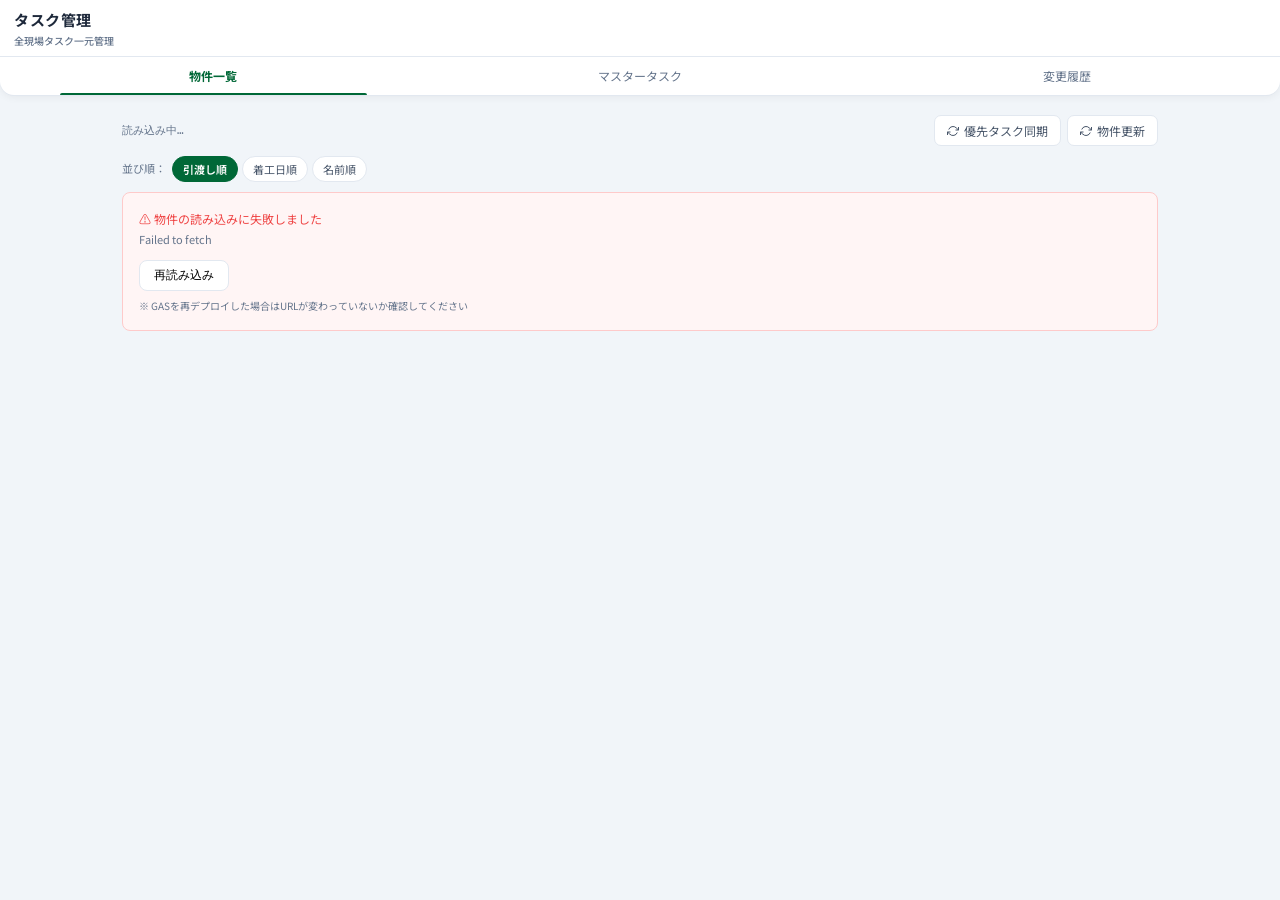
<file: task-management.html>
<!DOCTYPE html>
<html lang="ja">
<head>
  <meta charset="UTF-8">
  <meta name="viewport" content="width=device-width, initial-scale=1.0, maximum-scale=1.0">
  <title>施工管理 / タスク</title>
  <link href="https://fonts.googleapis.com/css2?family=Noto+Sans+JP:wght@300;400;500;700&family=DM+Mono:wght@400;500&display=swap" rel="stylesheet">
  <style>
    *, *::before, *::after { box-sizing: border-box; margin: 0; padding: 0; }
    :root {
      --green:      #006837;
      --green-dark: #004d29;   /* sfc-darkに統一 */
      --green-light:#e8f5e9;   /* sfc-lightに統一 */
      --green-mid:  #4a9e72;
      --bg:         #f1f5f9;   /* slate-100に統一 */
      --card:       #ffffff;
      --border:     #e2e8f0;   /* slate-200に統一 */
      --t1:         #1e293b;   /* slate-800に統一 */
      --t2:         #475569;   /* slate-600 */
      --t3:         #64748b;   /* slate-500 */
      --red:        #ef4444;
      --amber:      #f59e0b;
      --blue:       #2563eb;
      --fp:         'Noto Sans JP', sans-serif;
      --fm:         'DM Mono', monospace;
      --radius-card: 16px;
      --shadow-card: 0 4px 20px rgba(0,0,0,.09);
    }
    body { font-family: var(--fp); background: var(--bg); color: var(--t1);
           min-height: 100dvh; font-size: 14px; line-height: 1.6;
           -webkit-font-smoothing: antialiased; }

    /* ─ Header ─────────────────────────────────────────────── */
    .hdr { background: var(--card); position: sticky; top: 0; z-index: 200;
           box-shadow: 0 1px 0 var(--border), 0 2px 8px rgba(0,0,0,.06);
           border-radius: 0 0 14px 14px; }
    .hdr-top { display: flex; align-items: center; height: 56px; padding: 0 14px; gap: 10px; }

    .hdr-info { flex: 1; display: flex; flex-direction: column; justify-content: center; }
    .hdr-title { font-size: 15px; font-weight: 700; letter-spacing: .04em; color: var(--t1); }
    .hdr-sub { font-size: 10px; color: var(--t3); margin-top: 1px; font-weight: 500; }
    .tabs { display: flex; border-top: 1px solid var(--border); }
    .tab { flex: 1; padding: 10px 4px 11px; background: none; border: none;
           color: var(--t3); font-family: var(--fp); font-size: 12px;
           cursor: pointer; position: relative; transition: color .15s;
           -webkit-tap-highlight-color: transparent; }
    .tab.on { color: var(--green); font-weight: 700; }
    .tab.on::after { content: ''; position: absolute; bottom: 0; left: 14%; width: 72%; height: 2.5px;
                     background: var(--green); border-radius: 2px 2px 0 0; }

    /* ─ Panes ───────────────────────────────────────────────── */
    .pane { display: none; padding: 12px 12px 100px; max-width: 640px; margin: 0 auto; }
    .pane.on { display: block; }
    @media (min-width: 768px)  { .pane { max-width: 860px;  padding: 16px 24px 100px; } }
    @media (min-width: 1024px) { .pane { max-width: 1100px; padding: 20px 32px 100px; } }

    /* ─ Toolbar ─────────────────────────────────────────────── */
    .toolbar { display: flex; align-items: center; justify-content: space-between; margin-bottom: 10px; }
    .tbar-meta { font-size: 11px; color: var(--t3); font-family: var(--fm); }
    .btn-xs { display: flex; align-items: center; gap: 5px; padding: 6px 12px;
              background: var(--card); border: 1px solid var(--border); border-radius: 7px;
              font-family: var(--fp); font-size: 12px; color: var(--t2); cursor: pointer;
              -webkit-tap-highlight-color: transparent; }
    .btn-xs:active { background: var(--bg); }
    .btn-xs.primary { background: var(--green); color: white; border-color: var(--green); }
    .btn-xs.primary:active { background: var(--green-dark); }

    /* ─ Sort toggle ─────────────────────────────────────────── */
    .sort-bar { display: flex; align-items: center; gap: 6px; margin-bottom: 10px; }
    .sort-lbl { font-size: 11px; color: var(--t3); flex-shrink: 0; }
    .sort-btns { display: flex; gap: 4px; }
    .sort-btn { padding: 4px 10px; border-radius: 14px; font-size: 11px; font-family: var(--fp);
                border: 1px solid var(--border); background: var(--card); color: var(--t2);
                cursor: pointer; -webkit-tap-highlight-color: transparent; transition: all .15s; }
    .sort-btn:active { background: var(--bg); }
    .sort-btn.on { background: var(--green); color: white; border-color: var(--green); font-weight: 600; }

    /* ─ Property card ───────────────────────────────────────── */
    .prop-card { background: var(--card); border-radius: var(--radius-card); margin-bottom: 10px;
                 overflow: hidden; box-shadow: var(--shadow-card);
                 border: 1.5px solid transparent; transition: border-color .18s; }
    .prop-card.open { border-color: #c5dfd0; }
    .prop-card.done-all { opacity: .75; }
    .prop-hdr { display: flex; align-items: flex-start; padding: 13px 14px 10px;
                cursor: pointer; gap: 11px; user-select: none;
                -webkit-tap-highlight-color: transparent; }
    .prop-hdr:active { background: #fafafa; }
    .prop-icon { width: 36px; height: 36px; background: var(--green-light); border-radius: 9px;
                 display: flex; align-items: center; justify-content: center; flex-shrink: 0;
                 color: var(--green); margin-top: 1px;
                 transition: background .18s, color .18s; }
    .prop-card.open .prop-icon { background: var(--green); color: white; }
    .prop-info { flex: 1; min-width: 0; }
    .prop-name { font-size: 14px; font-weight: 600; white-space: nowrap; overflow: hidden;
                 text-overflow: ellipsis; }
    .prop-addr { font-size: 11px; color: var(--t3); margin-top: 1px;
                 white-space: nowrap; overflow: hidden; text-overflow: ellipsis; }
    /* ミニ進捗バー（常時表示） */
    .prop-mini-row { display: flex; align-items: center; gap: 7px; margin-top: 5px; }
    .prop-mini-bg { flex: 1; max-width: 80px; height: 3px; background: var(--bg);
                    border-radius: 2px; overflow: hidden; }
    .prop-mini-fill { height: 100%; background: var(--green); border-radius: 2px;
                      transition: width .35s ease; }
    .prop-mini-lbl { font-family: var(--fm); font-size: 10px; color: var(--t3); }
    .prop-dates { display: flex; gap: 8px; margin-top: 4px; flex-wrap: wrap; }
    .prop-date { font-size: 10px; color: var(--t2); display: flex; align-items: center; gap: 3px; }
    .prop-right { display: flex; flex-direction: column; align-items: flex-end; gap: 5px; flex-shrink: 0; }
    .prop-progress-badge { font-size: 11px; padding: 2px 9px; border-radius: 10px;
                           background: var(--green-light); color: var(--green); font-weight: 600; }
    /* 進捗モーダル */
    .progress-modal-bg { position: fixed; inset: 0; background: rgba(15,23,42,.45);
                         z-index: 310; display: none; align-items: flex-end; justify-content: center; }
    .progress-modal-bg.on { display: flex; }
    .progress-sheet { background: var(--card); border-radius: 20px 20px 0 0;
                      width: 100%; max-width: 480px; padding: 0 0 env(safe-area-inset-bottom);
                      box-shadow: 0 -8px 32px rgba(0,0,0,.15); }
    .progress-sheet-head { padding: 16px 20px 12px; border-bottom: 1px solid var(--border);
                           display: flex; align-items: center; justify-content: space-between; }
    .progress-sheet-title { font-size: 14px; font-weight: 700; color: var(--t1); }
    .progress-sheet-sub { font-size: 11px; color: var(--t3); margin-top: 2px; }
    .progress-option-list { padding: 8px 12px 16px; display: flex; flex-direction: column; gap: 4px; }
    .progress-option { display: flex; align-items: center; padding: 12px 14px; border-radius: 10px;
                       font-size: 13px; font-weight: 500; cursor: pointer; border: 1.5px solid var(--border);
                       background: var(--card); color: var(--t1); font-family: var(--fp);
                       -webkit-tap-highlight-color: transparent; transition: all .15s; gap: 10px; }
    .progress-option:active { background: var(--bg); }
    .progress-option.current { border-color: var(--green); background: var(--green-light); color: var(--green); }
    .progress-option-dot { width: 10px; height: 10px; border-radius: 50%; flex-shrink: 0; }
    .prop-done-badge { font-size: 10px; padding: 2px 8px; border-radius: 10px;
                       background: var(--border); color: var(--t3); }
    .prop-arrow { width: 16px; height: 16px; color: var(--t3);
                  transition: transform .22s ease; margin-top: 6px; }
    .prop-card.open .prop-arrow { transform: rotate(180deg); }

    /* ─ Phases container ────────────────────────────────────── */
    .phases-wrap { display: none; border-top: 1px solid var(--border); }
    .prop-card.open .phases-wrap { display: block; }

    /* ─ Progress bar ────────────────────────────────────────── */
    .prog-row { display: flex; align-items: center; padding: 10px 14px 8px; gap: 10px; }
    .prog-bg { flex: 1; height: 8px; background: #dde8e2; border-radius: 4px; overflow: hidden; }
    .prog-fill { height: 100%; background: var(--green); border-radius: 4px; transition: width .4s ease;
                 min-width: 0; }
    .prog-lbl { font-family: var(--fm); font-size: 12px; color: var(--green); font-weight: 600;
                flex-shrink: 0; min-width: 40px; text-align: right; }

    /* ─ Phase section ───────────────────────────────────────── */
    .phase-sec { border-bottom: 1px solid var(--border); }
    .phase-sec:last-child { border-bottom: none; }
    .phase-hdr { display: flex; align-items: center; padding: 0 0 0 12px; cursor: pointer;
                 gap: 6px; background: var(--bg); user-select: none;
                 -webkit-tap-highlight-color: transparent; min-height: 48px; }
    .phase-sec.open .phase-hdr { background: #f0f6f2; }
    .phase-hdr:active { background: var(--green-light); }
    .phase-lbl { flex: 1; font-size: 11px; font-weight: 700; color: var(--t2);
                 letter-spacing: .04em; text-transform: uppercase; }
    .phase-lbl.done { color: var(--t3); text-decoration: line-through; }
    .phase-cnt { font-family: var(--fm); font-size: 10px; color: var(--t3);
                 background: white; border: 1px solid var(--border);
                 padding: 1px 7px; border-radius: 10px; }
    .phase-badge { font-size: 10px; padding: 1px 7px; background: var(--green-light);
                   color: var(--green); border-radius: 8px; font-weight: 600; }
    /* 展開矢印：右端に独立したタップゾーンを設ける（誤タップ防止） */
    .phase-expand-zone { display: flex; align-items: center; justify-content: center;
                         width: 44px; height: 48px; flex-shrink: 0;
                         border-left: 1px solid var(--border); margin-left: 2px; }
    .phase-arr { width: 13px; height: 13px; color: var(--t3); transition: transform .18s; }
    .phase-sec.open .phase-arr { transform: rotate(180deg); }
    /* 全完了/全解除ボタン：左端に配置してタップ領域を分離 */
    .phase-all-btn { background: none; border: 1px solid var(--border); border-radius: 6px;
                     padding: 0 9px; font-size: 10px; color: var(--t3); cursor: pointer;
                     font-family: var(--fp); flex-shrink: 0; white-space: nowrap;
                     -webkit-tap-highlight-color: transparent; transition: all .15s;
                     height: 28px; line-height: 28px; }
    .phase-all-btn:active { background: var(--green-light); border-color: var(--green-mid); color: var(--green); }

    /* ─ Task list ───────────────────────────────────────────── */
    .task-list { display: none; }
    .phase-sec.open .task-list { display: block; }
    .task-row { display: flex; align-items: flex-start; padding: 10px 14px 10px 18px;
                gap: 10px; border-bottom: 1px solid var(--border); }
    .task-row:last-child { border-bottom: none; }
    .task-row.done .task-name { color: var(--t3); text-decoration: line-through; }
    /* 完了タスク非表示 */
    .phase-sec.hide-done .task-row.done { display: none; }
    /* 完了工程非表示 */
    .phases-wrap.hide-done-phases .phase-sec.phase-all-done { display: none; }
    /* 物件ヘッダー内：完了工程トグルボタン */
    .prop-done-phases-btn { display: none; background: var(--bg); border: 1px solid var(--border);
                             border-radius: 10px; padding: 3px 8px; font-size: 10px; color: var(--t3);
                             cursor: pointer; font-family: var(--fp); white-space: nowrap;
                             -webkit-tap-highlight-color: transparent; }
    .prop-done-phases-btn:active { background: var(--green-light); color: var(--green); border-color: var(--green-mid); }
    /* 工程ヘッダー内：完了タスクトグルボタン（✓ N バッジ） */
    .phase-done-btn { background: var(--green-light); border: 1px solid #c5dfd0; border-radius: 6px;
                      cursor: pointer; font-size: 10px; color: var(--green);
                      display: inline-flex; align-items: center;
                      padding: 0 7px; height: 22px; font-family: var(--fm); font-weight: 600;
                      flex-shrink: 0; -webkit-tap-highlight-color: transparent; transition: all .15s; }
    .phase-done-btn:active { background: #d0e9d8; }
    /* 非表示中: グレーアウト＋取り消し線 */
    .phase-sec.hide-done .phase-done-btn { background: var(--bg); color: var(--t3); border-color: var(--border); }
    .chk { width: 19px; height: 19px; border: 2px solid var(--border); border-radius: 5px;
           flex-shrink: 0; margin-top: 2px; cursor: pointer; display: flex;
           align-items: center; justify-content: center; transition: all .15s;
           background: white; -webkit-tap-highlight-color: transparent; }
    .chk:hover:not(.on) { border-color: var(--green-mid); }
    .chk.on { background: var(--green); border-color: var(--green); }
    .chk svg { display: none; }
    .chk.on svg { display: block; }
    .task-body { flex: 1; min-width: 0; }
    .task-name { font-size: 13px; line-height: 1.55; word-break: break-all; }
    .task-meta { display: flex; align-items: center; gap: 6px; margin-top: 2px; }
    .task-id { font-family: var(--fm); font-size: 10px; color: var(--t3); }
    .task-due { font-size: 11px; color: var(--t3); display: flex; align-items: center; gap: 3px; }
    .task-due.late { color: var(--red); font-weight: 600; }
    .pdot { width: 6px; height: 6px; background: var(--red); border-radius: 50%;
            flex-shrink: 0; margin-top: 5px; }

    /* ─ Init button ─────────────────────────────────────────── */
    .init-box { padding: 20px 14px; text-align: center; }
    .init-box p { font-size: 12px; color: var(--t3); margin-top: 6px; }
    .btn-init { padding: 10px 24px; background: var(--green); color: white; border: none;
                border-radius: 8px; font-family: var(--fp); font-size: 13px; font-weight: 500;
                cursor: pointer; -webkit-tap-highlight-color: transparent; }
    .btn-init:disabled { opacity: .5; }
    .btn-init:active { background: var(--green-dark); }

    /* ─ Master tasks ────────────────────────────────────────── */
    .m-group { background: var(--card); border-radius: var(--radius-card); margin-bottom: 10px;
               overflow: hidden; box-shadow: var(--shadow-card); border: 1.5px solid var(--border); }
    .m-ghdr { display: flex; align-items: center; padding: 11px 14px;
              background: var(--green-light); cursor: pointer; gap: 8px;
              -webkit-tap-highlight-color: transparent; user-select: none; }
    .m-ghdr:active { background: #d0e9d8; }
    .m-gname { flex: 1; font-size: 13px; font-weight: 700; color: var(--green); }
    .m-gcnt { font-family: var(--fm); font-size: 11px; color: var(--green-mid); margin-right: 4px; }
    .m-garr { width: 13px; height: 13px; color: var(--t3); transition: transform .18s; }
    .m-group.open .m-garr { transform: rotate(180deg); }

    /* ─ Drag and drop ────────────────────────────────────── */
    .m-drag-handle { width: 36px; height: 40px; color: var(--t3); cursor: grab;
                     display: flex; align-items: center; justify-content: center;
                     flex-shrink: 0; user-select: none; touch-action: none; }
    .m-drag-handle:active { cursor: grabbing; }
    .m-row.dragging { opacity: .4; }
    /* drag-over: 挿入位置を上線で示す */
    .m-row.drag-insert { border-top: 2.5px solid var(--green); background: var(--green-light); }
    .m-row[draggable="true"] { user-select: none; }

    /* ─ Add task button (top toolbar) ────────────────────── */
    .add-task-btn { display: flex; align-items: center; gap: 5px; padding: 6px 12px;
                    background: var(--green); color: white; border: none; border-radius: 7px;
                    font-family: var(--fp); font-size: 12px; cursor: pointer;
                    -webkit-tap-highlight-color: transparent; }
    .add-task-btn:active { background: var(--green-dark); }

    /* ─ Master phase header (updated) ────────────────────── */
    .m-ghdr-new { display: flex; align-items: center; padding: 11px 14px;
                  background: white; cursor: pointer; gap: 10px;
                  border-bottom: 1px solid var(--border);
                  -webkit-tap-highlight-color: transparent; user-select: none; }
    .m-ghdr-new:active { background: var(--bg); }
    .m-gname-new { flex: 1; font-size: 11px; font-weight: 700; color: var(--t2);
                   letter-spacing: .04em; text-transform: uppercase; }
    .m-gcnt-new { font-family: var(--fm); font-size: 10px; color: var(--t3);
                  background: var(--green-light); color: var(--green);
                  padding: 1px 7px; border-radius: 8px; font-weight: 600; }
    .m-ghedit { padding: 5px 7px; background: none; border: none;
                border-radius: 6px; cursor: pointer; display: flex; align-items: center;
                justify-content: center; color: var(--t3);
                -webkit-tap-highlight-color: transparent; }
    .m-ghedit:hover { background: var(--bg); color: var(--t2); }
    .m-ghedit:active { background: var(--border); }
    .m-body { display: none; }
    .m-group.open .m-body { display: block; }
    .m-row { display: flex; align-items: center; padding: 9px 14px;
             border-bottom: 1px solid var(--border); gap: 8px; }
    .m-row:last-child { border-bottom: none; }
    .m-ord { font-family: var(--fm); font-size: 10px; color: var(--t3);
             width: 22px; flex-shrink: 0; text-align: right; }
    .m-name { flex: 1; font-size: 13px; }
    .m-name.off { color: var(--t3); text-decoration: line-through; }
    .m-actions { display: flex; gap: 4px; flex-shrink: 0; }
    .m-btn { width: 40px; height: 40px; background: none; border: 1px solid var(--border);
             border-radius: 8px; cursor: pointer; display: flex; align-items: center;
             justify-content: center; color: var(--t3);
             -webkit-tap-highlight-color: transparent; touch-action: manipulation; }
    .m-btn:active { background: var(--bg); }
    .m-btn.del:active { background: #fff0f0; color: var(--red); border-color: var(--red); }
    /* Add task row */
    .m-add-row { display: flex; padding: 8px 14px; border-top: 1px solid var(--border);
                 gap: 6px; background: #fafcfb; }
    .m-add-inp { flex: 1; padding: 6px 10px; border: 1px solid var(--border); border-radius: 7px;
                 font-family: var(--fp); font-size: 12px; color: var(--t1); outline: none; }
    .m-add-inp:focus { border-color: var(--green); }
    .m-add-btn { padding: 6px 12px; background: var(--green); color: white; border: none;
                 border-radius: 7px; font-size: 12px; cursor: pointer; flex-shrink: 0; }
    /* Add phase button */
    .add-phase-btn { width: 100%; padding: 11px; background: var(--card);
                     border: 1.5px dashed var(--border); border-radius: 10px;
                     color: var(--t3); font-family: var(--fp); font-size: 12px;
                     cursor: pointer; display: flex; align-items: center;
                     justify-content: center; gap: 6px; margin-top: 4px; }
    .add-phase-btn:active { background: var(--bg); }

    /* ─ History timeline ────────────────────────────────────── */
    .h-card { background: var(--card); border-radius: 12px; overflow: hidden;
              box-shadow: 0 2px 12px rgba(0,0,0,.07); }
    .h-row { display: flex; align-items: flex-start; gap: 12px;
             padding: 13px 16px; border-bottom: 1px solid var(--border); }
    .h-row:last-child { border-bottom: none; }
    .h-dot-col { display: flex; flex-direction: column; align-items: center; padding-top: 3px; flex-shrink: 0; }
    .h-dot { width: 8px; height: 8px; border-radius: 50%; flex-shrink: 0; }
    .h-line { width: 1px; flex: 1; background: var(--border); margin: 4px 0; min-height: 16px; }
    .h-dot-add  { background: var(--green); }
    .h-dot-del  { background: var(--red); }
    .h-dot-name { background: var(--blue); }
    .h-dot-phase{ background: #06b6d4; }
    .h-dot-order{ background: var(--amber); }
    .h-dot-misc { background: var(--t3); }
    .h-body { flex: 1; min-width: 0; }
    .h-time { font-family: var(--fm); font-size: 10px; color: var(--t3); margin-bottom: 3px; }
    .h-task-name { font-size: 13px; font-weight: 500; word-break: break-all;
                   white-space: nowrap; overflow: hidden; text-overflow: ellipsis; }
    .h-chip { display: inline-flex; align-items: center; font-size: 10px; padding: 1px 7px;
              border-radius: 4px; font-weight: 600; margin-left: 5px; }
    .h-chip-add   { background: #dcfce7; color: #16a34a; }
    .h-chip-del   { background: #fee2e2; color: var(--red); }
    .h-chip-name  { background: #dbeafe; color: var(--blue); }
    .h-chip-phase { background: #cffafe; color: #0e7490; }
    .h-chip-order { background: #fef3c7; color: #b45309; }
    .h-chip-misc  { background: var(--bg); color: var(--t2); }
    .h-diff { display: flex; align-items: center; gap: 5px; margin-top: 3px; font-size: 11px; }
    .h-before { color: var(--t3); text-decoration: line-through; }
    .h-after  { color: var(--t1); font-weight: 600; }

    /* ─ Spinner / empty ─────────────────────────────────────── */
    .center { text-align: center; padding: 36px; color: var(--t3); }
    .spin { display: inline-block; width: 22px; height: 22px;
            border: 2px solid var(--border); border-top-color: var(--green);
            border-radius: 50%; animation: spin .6s linear infinite; }
    @keyframes spin { to { transform: rotate(360deg); } }
    .icon-spin { animation: spin .8s linear infinite; }
    .err { background: #fff5f5; border: 1px solid #fecaca; color: var(--red);
           padding: 10px 14px; border-radius: 8px; font-size: 12px; margin-bottom: 10px; }

    /* ─ Modal ───────────────────────────────────────────────── */
    .modal-bg { position: fixed; inset: 0; background: rgba(15,23,42,.45);
                z-index: 300; display: none; align-items: center; justify-content: center; padding: 20px; }
    .modal-bg.on { display: flex; }
    .modal-sheet { background: var(--card); border-radius: 20px;
                   width: 100%; max-width: 420px; padding: 0;
                   box-shadow: 0 20px 60px rgba(0,0,0,.2); overflow: hidden; }
    .modal-head { padding: 18px 20px 14px; border-bottom: 1px solid var(--border);
                  display: flex; align-items: center; justify-content: space-between; }
    .modal-title { font-size: 15px; font-weight: 700; }
    .modal-close { width: 28px; height: 28px; background: var(--bg); border: none;
                   border-radius: 50%; cursor: pointer; font-size: 14px; color: var(--t2);
                   display: flex; align-items: center; justify-content: center; }
    .modal-body-wrap { padding: 20px; }
    .field { margin-bottom: 14px; }
    .field label { display: block; font-size: 10px; color: var(--t2); margin-bottom: 5px;
                   font-weight: 700; text-transform: uppercase; letter-spacing: .05em; }
    .field input[type=text], .field input[type=number], .field select {
      width: 100%; padding: 11px 14px; border: 1.5px solid var(--border); border-radius: 10px;
      font-family: var(--fp); font-size: 14px; color: var(--t1); outline: none;
      transition: border-color .18s, box-shadow .18s; }
    .field input:focus, .field select:focus {
      border-color: var(--green);
      box-shadow: 0 0 0 3px rgba(0,104,55,.1); }
    .chk-field { display: flex; align-items: center; gap: 8px; }
    .chk-field input[type=checkbox] { width: 18px; height: 18px; accent-color: var(--green); }
    .modal-actions { display: flex; gap: 8px; margin-top: 20px; }
    .btn-modal { flex: 1; padding: 13px; border: none; border-radius: 12px; font-family: var(--fp);
                 font-size: 14px; font-weight: 600; cursor: pointer; transition: all .15s; }
    .btn-modal.save { background: var(--green-dark); color: white; }
    .btn-modal.save:active { background: var(--green); }
    .btn-modal.cancel { background: var(--bg); color: var(--t2); border: 1px solid var(--border); }
    .btn-modal.danger { background: #fff0f0; color: var(--red); }

    /* ─ Priority panel ─────────────────────────────────────── */
    .prio-panel { background: #fff5f5; border: 1.5px solid #fecaca;
                  border-radius: 12px; margin-bottom: 12px; overflow: hidden; }
    .prio-panel-hdr { display: flex; align-items: center; padding: 10px 14px;
                      cursor: pointer; gap: 8px; user-select: none;
                      -webkit-tap-highlight-color: transparent; }
    .prio-panel-hdr:active { background: #fee2e2; }
    .prio-panel-title { flex: 1; font-size: 12px; font-weight: 700; color: #991b1b;
                        letter-spacing: .03em; display: flex; align-items: center; gap: 6px; }
    .prio-cnt-badge { background: #dc2626; color: white; font-size: 10px; font-weight: 700;
                      padding: 1px 7px; border-radius: 10px; font-family: var(--fm); }
    .prio-panel-arr { width: 13px; height: 13px; color: #b91c1c; transition: transform .18s; flex-shrink: 0; }
    .prio-panel.open .prio-panel-arr { transform: rotate(180deg); }
    .prio-body { display: none; border-top: 1px solid #fecaca; }
    .prio-panel.open .prio-body { display: block; }
    /* ─ 優先タスク グループ ──────────────────────────────────── */
    .prio-group { border-bottom: 1px solid #fecaca; }
    .prio-group:last-child { border-bottom: none; }
    .prio-group-hdr { display: flex; align-items: center; gap: 8px;
                      padding: 10px 14px; cursor: pointer; user-select: none;
                      -webkit-tap-highlight-color: transparent; }
    .prio-group-hdr:active { background: #fff1f1; }
    .prio-group-name { flex: 1; font-size: 12px; font-weight: 700; color: #991b1b;
                       overflow: hidden; text-overflow: ellipsis; white-space: nowrap; }
    .prio-group-cnt { font-size: 10px; background: #dc2626; color: #fff;
                      border-radius: 10px; padding: 1px 6px; font-weight: 600; flex-shrink: 0; }
    .prio-group-arr { transition: transform .2s; color: #9ca3af; flex-shrink: 0; }
    .prio-group.open .prio-group-arr { transform: rotate(90deg); }
    .prio-group-body { display: none; background: #fffafa; }
    .prio-group.open .prio-group-body { display: block; }
    .prio-row { display: flex; align-items: flex-start; gap: 10px;
                padding: 9px 14px 9px 22px; border-bottom: 1px solid #fee2e2; }
    .prio-row:last-child { border-bottom: none; }
    .prio-row.done .prio-task-name { color: var(--t3); text-decoration: line-through; }
    .prio-prop { font-size: 10px; color: #b91c1c; font-family: var(--fm);
                 white-space: nowrap; overflow: hidden; text-overflow: ellipsis;
                 max-width: 90px; flex-shrink: 0; }
    .prio-task-name { flex: 1; font-size: 12px; min-width: 0; word-break: break-all; line-height: 1.5; }
    .prio-phase-tag { font-size: 10px; color: var(--t3); white-space: nowrap; flex-shrink: 0; }
    /* ─ Diamond priority button ─────────────────────────────── */
    .star-btn { width: 24px; height: 24px; background: none; border: none;
                flex-shrink: 0; cursor: pointer; display: flex; align-items: center;
                justify-content: center; color: var(--border); margin-top: 1px;
                -webkit-tap-highlight-color: transparent; transition: color .15s; }
    .star-btn.on { color: #dc2626; }
    .star-btn:active { transform: scale(1.3); }

    /* ─ Toast ───────────────────────────────────────────────── */
    .toast { position: fixed; bottom: 24px; left: 50%;
             transform: translateX(-50%) translateY(80px);
             background: var(--t1); color: white; padding: 9px 18px;
             border-radius: 20px; font-size: 13px; z-index: 400;
             transition: transform .26s cubic-bezier(.34,1.56,.64,1);
             white-space: nowrap; pointer-events: none; }
    .toast.on { transform: translateX(-50%) translateY(0); }
  </style>
</head>
<body>

<!-- ─── Header ──────────────────────────────────────────────── -->
<header class="hdr">
  <div class="hdr-top">

    <div class="hdr-info">
      <div class="hdr-title">タスク管理</div>
      <div class="hdr-sub">全現場タスク一元管理</div>
    </div>
  </div>
  <nav class="tabs">
    <button class="tab on"  onclick="switchTab('props',this)">物件一覧</button>
    <button class="tab"     onclick="switchTab('master',this)">マスタータスク</button>
    <button class="tab"     onclick="switchTab('history',this)">変更履歴</button>
  </nav>
</header>

<!-- ─── 物件一覧 ─────────────────────────────────────────────── -->
<section id="pane-props" class="pane on">
  <div class="toolbar">
    <span class="tbar-meta" id="lbl-upd">読み込み中…</span>
    <div style="display:flex;gap:6px;align-items:center">
      <button class="btn-xs" id="btn-sync-all" onclick="refreshAllTasks()">
        <svg id="sync-icon" width="12" height="12" viewBox="0 0 24 24" fill="none" stroke="currentColor" stroke-width="2">
          <path d="M23 4v6h-6"/><path d="M1 20v-6h6"/>
          <path d="M3.51 9a9 9 0 0 1 14.85-3.36L23 10M1 14l4.64 4.36A9 9 0 0 0 20.49 15"/>
        </svg>優先タスク同期
      </button>
      <button class="btn-xs" onclick="loadProperties()">
        <svg width="12" height="12" viewBox="0 0 24 24" fill="none" stroke="currentColor" stroke-width="2">
          <path d="M23 4v6h-6"/><path d="M1 20v-6h6"/>
          <path d="M3.51 9a9 9 0 0 1 14.85-3.36L23 10M1 14l4.64 4.36A9 9 0 0 0 20.49 15"/>
        </svg>物件更新
      </button>
    </div>
  </div>
  <div class="sort-bar">
    <span class="sort-lbl">並び順：</span>
    <div class="sort-btns">
      <button class="sort-btn" id="sort-btn-handover" onclick="setSortOrder('handover')">引渡し順</button>
      <button class="sort-btn" id="sort-btn-start"    onclick="setSortOrder('start')">着工日順</button>
      <button class="sort-btn" id="sort-btn-name"     onclick="setSortOrder('name')">名前順</button>
    </div>
  </div>
  <!-- 優先タスクパネル -->
  <div id="prio-panel" class="prio-panel" style="display:none">
    <div class="prio-panel-hdr" onclick="togglePrioPanel()">
      <div class="prio-panel-title">
        <svg width="12" height="12" viewBox="0 0 24 24" fill="#dc2626" stroke="none">
          <polygon points="12,2 22,12 12,22 2,12"/>
        </svg>
        優先タスク
        <span class="prio-cnt-badge" id="prio-cnt">0</span>
      </div>
      <svg class="prio-panel-arr" viewBox="0 0 24 24" fill="none" stroke="currentColor" stroke-width="2.5">
        <polyline points="6,9 12,15 18,9"/>
      </svg>
    </div>
    <div class="prio-body" id="prio-body"></div>
  </div>
  <div id="props-list"><div class="center"><div class="spin"></div></div></div>
  <div id="hidden-props-note" style="display:none;text-align:center;font-size:11px;color:var(--t3);padding:6px 0 12px;"></div>
</section>

<!-- ─── マスタータスク ───────────────────────────────────────── -->
<section id="pane-master" class="pane">
  <div class="toolbar">
    <span class="tbar-meta" id="lbl-master">全現場共通 マスタータスク</span>
    <div style="display:flex;gap:8px;align-items:center">
      <button class="add-task-btn" onclick="openAddTaskModal()">
        <svg width="12" height="12" viewBox="0 0 24 24" fill="none" stroke="currentColor" stroke-width="2.5">
          <line x1="12" y1="5" x2="12" y2="19"/><line x1="5" y1="12" x2="19" y2="12"/>
        </svg>+ タスクを追加
      </button>
      <button class="btn-xs" onclick="openAddPhase()">
        <svg width="12" height="12" viewBox="0 0 24 24" fill="none" stroke="currentColor" stroke-width="2.5">
          <line x1="12" y1="5" x2="12" y2="19"/><line x1="5" y1="12" x2="19" y2="12"/>
        </svg>工程を追加
      </button>
      <button class="btn-xs" onclick="loadMaster()">
        <svg width="12" height="12" viewBox="0 0 24 24" fill="none" stroke="currentColor" stroke-width="2">
          <path d="M23 4v6h-6"/><path d="M1 20v-6h6"/>
          <path d="M3.51 9a9 9 0 0 1 14.85-3.36L23 10M1 14l4.64 4.36A9 9 0 0 0 20.49 15"/>
        </svg>更新
      </button>
    </div>
  </div>
  <div id="master-list"><div class="center"><div class="spin"></div></div></div>
</section>

<!-- ─── 変更履歴 ─────────────────────────────────────────────── -->
<section id="pane-history" class="pane">
  <div class="toolbar">
    <span class="tbar-meta">マスタータスク変更履歴 最大100件</span>
    <button class="btn-xs" onclick="loadHistory()">
      <svg width="12" height="12" viewBox="0 0 24 24" fill="none" stroke="currentColor" stroke-width="2">
        <path d="M23 4v6h-6"/><path d="M1 20v-6h6"/>
        <path d="M3.51 9a9 9 0 0 1 14.85-3.36L23 10M1 14l4.64 4.36A9 9 0 0 0 20.49 15"/>
      </svg>更新
    </button>
  </div>
  <div id="history-list"><div class="center"><div class="spin"></div></div></div>
</section>

<!-- ─── Modal (add/edit master task & phase) ─────────────────── -->
<div class="modal-bg" id="modal" onclick="modalBgClick(event)">
  <div class="modal-sheet">
    <div class="modal-head">
      <span class="modal-title" id="modal-title-txt">タスクを追加</span>
      <button class="modal-close" onclick="closeModal()">✕</button>
    </div>
    <div class="modal-body-wrap" id="modal-body"></div>
  </div>
</div>

<div class="toast" id="toast"></div>

<!-- 進捗変更シート -->
<div class="progress-modal-bg" id="progressModal" onclick="closeProgressModal(event)">
  <div class="progress-sheet" onclick="event.stopPropagation()">
    <div class="progress-sheet-head">
      <div>
        <div class="progress-sheet-title" id="progressModalTitle">進捗を変更</div>
        <div class="progress-sheet-sub" id="progressModalSub"></div>
      </div>
      <button class="modal-close" onclick="closeProgressModal()">✕</button>
    </div>
    <div class="progress-option-list" id="progressOptionList">
      <div class="center"><div class="spin"></div></div>
    </div>
  </div>
</div>

<script>
// ═══════════════════════════════════════════════════════
//  Config
// ═══════════════════════════════════════════════════════
const GAS_URL = 'https://script.google.com/macros/s/AKfycbwLo2VCUvfu0XVGzuni7A1AyqES9oAkC6Yap_LaKh_2ljOzAmzaFkVwNcYynz9G1zf-/exec';

const PHASE_ORDER = [
  '現場FB','図面FB','地鎮祭','地縄立会い','生産移管','施工計画説明',
  '遣り方検査','配筋検査','型枠検査','基礎検査','建て方','構造検査',
  '構造立会い','雨仕舞い検査','木完検査','木完立会い','竣工検査','竣工立会い','引渡し',
];

// 進捗がこれらの値の物件は一覧から非表示にする
const HIDDEN_PROGRESS_VALUES = ['引渡し'];

// ═══════════════════════════════════════════════════════
//  State
// ═══════════════════════════════════════════════════════
let taskCache   = {};   // { propName: [tasks] }
let propData    = [];   // from Notion
let propDataLoadedAt = 0; // 最終ロード時刻（物件メニューとの同期チェック用）
let masterData  = [];
let phaseList   = [...PHASE_ORDER];
let masterInit  = false;
let historyInit = false;
let propSortOrder = 'handover'; // 'handover' | 'start' | 'name'

const TASK_CACHE_KEY   = 'taskCacheV1';
const TASK_CACHE_TS_KEY = 'taskCacheTsV1';   // キャッシュ取得時刻 { propName: timestamp }
const DISPLAY_STATE_KEY = 'displayStateV2';  // 表示状態 { cid: { hideDonePhases, phases:{phid:{hideDone,open}} } }
const CACHE_TTL = 15 * 60 * 1000;           // 15分でキャッシュ期限切れ

let taskCacheTs = {};   // { propName: Date.now() }
let displayState = {};  // 表示状態（localStorage と同期）

let _saveCacheTimer;
function saveTaskCache() {
  clearTimeout(_saveCacheTimer);
  _saveCacheTimer = setTimeout(() => {
    try {
      localStorage.setItem(TASK_CACHE_KEY, JSON.stringify(taskCache));
      localStorage.setItem(TASK_CACHE_TS_KEY, JSON.stringify(taskCacheTs));
    } catch(e) {}
  }, 600);
}
function restoreTaskCache() {
  try {
    const saved = JSON.parse(localStorage.getItem(TASK_CACHE_KEY) || 'null');
    if (saved && typeof saved === 'object') Object.assign(taskCache, saved);
    const savedTs = JSON.parse(localStorage.getItem(TASK_CACHE_TS_KEY) || 'null');
    if (savedTs && typeof savedTs === 'object') Object.assign(taskCacheTs, savedTs);
  } catch(e) {}
}

// ─ 表示状態の保存・復元 ────────────────────────────────────────
function saveDisplayState() {
  try { localStorage.setItem(DISPLAY_STATE_KEY, JSON.stringify(displayState)); } catch(e) {}
}
function loadDisplayState() {
  try {
    const saved = JSON.parse(localStorage.getItem(DISPLAY_STATE_KEY) || '{}');
    if (saved && typeof saved === 'object') displayState = saved;
  } catch(e) {}
}
// renderPropTasks 後に呼んで非表示状態と工程の開閉状態を復元
function restoreDisplayStateToCard(cid, propName) {
  const state = displayState[cid];
  if (!state) return;
  const pw = document.getElementById(cid + '-pw');
  if (pw && state.hideDonePhases) {
    pw.classList.add('hide-done-phases');
  }
  if (state.phases) {
    Object.entries(state.phases).forEach(([phid, ps]) => {
      const sec = document.getElementById(phid);
      if (!sec) return;
      if (ps.hideDone) {
        sec.classList.add('hide-done');
        // 目アイコンを「非表示中」に更新
        const dtlbl = document.getElementById(phid + '-dtlbl');
        const dtbtn = document.getElementById(phid + '-dtbtn');
        if (dtlbl) {
          const doneCount = sec.querySelectorAll('.task-row.done').length;
          dtlbl.innerHTML = `<s>✓ ${doneCount}</s>`;
          if (dtbtn) dtbtn.title = `完了${doneCount}件を表示`;
        }
      }
      if (ps.open) sec.classList.add('open');
    });
  }
}
// カード描画後にキャッシュからミニバー・完了バッジ・優先パネルを復元
function restoreTaskCacheToUI() {
  Object.entries(taskCache).forEach(([propName, tasks]) => {
    const cid = 'pc-' + slug(propName);
    refreshProgBar(propName, cid);
    checkAllDone(propName, cid);
    // ★ hide-done-phases フラグをDOMに先行反映（updatePhaseDoneToggle が正しいテキストを出すために必要）
    const state = displayState[cid];
    if (state && state.hideDonePhases) {
      const pw = document.getElementById(cid + '-pw');
      if (pw) pw.classList.add('hide-done-phases');
    }
    updatePhaseDoneToggle(cid, propName);
  });
  refreshPrioPanel();
}

// ═══════════════════════════════════════════════════════
//  API
// ═══════════════════════════════════════════════════════
async function api(params, timeoutMs = 20000) {
  const qs = Object.entries(params)
    .map(([k,v])=>encodeURIComponent(k)+'='+encodeURIComponent(v)).join('&');
  const controller = new AbortController();
  const timer = setTimeout(() => controller.abort(), timeoutMs);
  try {
    const res = await fetch(GAS_URL + '?' + qs, { signal: controller.signal });
    const json = await res.json();
    if (!json.ok) throw new Error(json.error || 'APIエラー');
    return json.data;
  } catch(e) {
    if (e.name === 'AbortError') throw new Error('タイムアウト：時間がかかっています。再度タップしてください');
    throw e;
  } finally {
    clearTimeout(timer);
  }
}

// ═══════════════════════════════════════════════════════
//  Tab switch
// ═══════════════════════════════════════════════════════
function switchTab(name, btn) {
  document.querySelectorAll('.tab').forEach(b => b.classList.remove('on'));
  document.querySelectorAll('.pane').forEach(p => p.classList.remove('on'));
  btn.classList.add('on');
  document.getElementById('pane-' + name).classList.add('on');
  if (name === 'master'  && !masterInit)  loadMaster();
  if (name === 'history' && !historyInit) loadHistory();
}


// ═══════════════════════════════════════════════════════
//  全物件タスク同期
// ═══════════════════════════════════════════════════════
async function refreshAllTasks() {
  const btn  = document.getElementById('btn-sync-all');
  const icon = document.getElementById('sync-icon');
  if (btn) btn.disabled = true;
  if (icon) icon.classList.add('icon-spin');

  const cards = [...document.querySelectorAll('#props-list .prop-card')];
  if (!cards.length) {
    showToast('先に物件を読み込んでください');
    if (btn) btn.disabled = false;
    if (icon) icon.classList.remove('icon-spin');
    return;
  }

  let done = 0;
  await Promise.all(cards.map(async card => {
    const propName = card.dataset.prop;
    const cid = card.id;
    try {
      const tasks = await api({ mode: 'getTasks', property: propName });
      taskCache[propName]   = tasks;
      taskCacheTs[propName] = Date.now();
      // 展開中のカードは再レンダリング
      if (card.classList.contains('open')) {
        const wrap = document.getElementById(cid + '-pw');
        if (wrap) renderPropTasks(propName, cid, tasks, wrap);
      }
    } catch(e) { /* 個別エラーは無視して続行 */ }
    done++;
  }));

  saveTaskCache();
  refreshPrioPanel();
  if (btn) btn.disabled = false;
  if (icon) icon.classList.remove('icon-spin');
  showToast(`✓ 優先タスクを同期しました（${done}件）`);
}

// ═══════════════════════════════════════════════════════
//  物件一覧
// ═══════════════════════════════════════════════════════
async function loadProperties() {
  const el = document.getElementById('props-list');
  el.innerHTML = '<div class="center"><div class="spin"></div></div>';
  document.getElementById('lbl-upd').textContent = '読み込み中…';
  try {
    propData = await api({ mode: 'getProperties' });
    propDataLoadedAt = Date.now();
    renderProps(propData);
    restoreTaskCacheToUI();  // キャッシュからミニバー・優先パネルを復元
    document.getElementById('lbl-upd').textContent = '更新: ' + now();
  } catch(e) {
    el.innerHTML = `<div class="err" style="padding:16px;line-height:1.7">
      ⚠ 物件の読み込みに失敗しました<br>
      <span style="font-size:11px;color:var(--t3)">${esc(e.message)}</span><br>
      <button onclick="loadProperties()" style="margin-top:10px;padding:6px 14px;border-radius:8px;border:1px solid var(--border);background:#fff;font-size:12px;cursor:pointer;">
        再読み込み
      </button>
      <br><span style="font-size:10px;color:var(--t3);margin-top:6px;display:block">
        ※ GASを再デプロイした場合はURLが変わっていないか確認してください
      </span>
    </div>`;
  }
}

function setSortOrder(order) {
  propSortOrder = order;
  // ボタンのon状態を更新
  ['handover','start','name'].forEach(k => {
    const btn = document.getElementById('sort-btn-' + k);
    if (btn) btn.classList.toggle('on', k === order);
  });
  renderProps(propData);
}

function renderProps(props) {
  const el = document.getElementById('props-list');
  if (!props || props.length === 0) {
    el.innerHTML = '<div class="center"><p style="font-size:13px;margin-top:8px">物件が見つかりません</p></div>';
    return;
  }
  // 非表示条件①: 進捗が「引渡し」などの完了ステータス
  // 非表示条件②: 引渡し日から7日以上経過
  const today = new Date(); today.setHours(0,0,0,0);
  const limit = 7 * 24 * 60 * 60 * 1000;
  const visible  = props.filter(p => {
    if (HIDDEN_PROGRESS_VALUES.includes(p.progress)) return false;
    if (!p.handover) return true;
    return (today - new Date(p.handover)) <= limit;
  });
  const hiddenCnt = props.length - visible.length;

  // 選択された並び順でソート（未設定は末尾）
  const sorted = [...visible].sort((a, b) => {
    if (propSortOrder === 'name') {
      return (a.name || '').localeCompare(b.name || '', 'ja');
    } else if (propSortOrder === 'start') {
      if (!a.start && !b.start) return 0;
      if (!a.start) return 1;
      if (!b.start) return -1;
      return a.start.localeCompare(b.start);
    } else { // 'handover'（デフォルト）
      if (!a.handover && !b.handover) return 0;
      if (!a.handover) return 1;
      if (!b.handover) return -1;
      return a.handover.localeCompare(b.handover);
    }
  });
  el.innerHTML = sorted.map(p => propCardHTML(p)).join('');
  // 非表示件数の表示（進捗「引渡し」+ 引渡し日超過の合計）
  const note = document.getElementById('hidden-props-note');
  if (note) {
    note.style.display = hiddenCnt > 0 ? 'block' : 'none';
    note.textContent   = `完了・引渡し済み ${hiddenCnt}件を非表示中`;
  }
}

function propCardHTML(p) {
  const cid         = 'pc-' + slug(p.name);
  const startFmt    = p.start    ? fmtDate(p.start)    : '';
  const frameFmt    = p.frame    ? fmtDate(p.frame)    : '';
  const handoverFmt = p.handover ? fmtDate(p.handover) : '';
  const cal = `<svg width="10" height="10" viewBox="0 0 24 24" fill="none" stroke="currentColor" stroke-width="2"><rect x="3" y="4" width="18" height="18" rx="2"/><line x1="3" y1="10" x2="21" y2="10"/><line x1="8" y1="2" x2="8" y2="6"/><line x1="16" y1="2" x2="16" y2="6"/></svg>`;
  return `
<div class="prop-card" id="${cid}" data-prop="${esc(p.name)}" data-alldone="false" data-notion-id="${esc(p.notionPageId||'')}" data-progress="${esc(p.progress||'')}">
  <div class="prop-hdr" onclick="toggleProp('${cid}')">
    <div class="prop-icon">
      <svg width="16" height="16" viewBox="0 0 24 24" fill="none" stroke="currentColor" stroke-width="2">
        <path d="M3 9l9-7 9 7v11a2 2 0 0 1-2 2H5a2 2 0 0 1-2-2z"/>
        <polyline points="9,22 9,12 15,12 15,22"/>
      </svg>
    </div>
    <div class="prop-info">
      <div class="prop-name">${esc(p.name)}</div>
      ${p.city ? `<div class="prop-addr">${esc(p.city)}</div>` : ''}
      <div class="prop-mini-row">
        <div class="prop-mini-bg"><div class="prop-mini-fill" id="${cid}-mpb" style="width:0%"></div></div>
        <span class="prop-mini-lbl" id="${cid}-mpl">―</span>
      </div>
      ${(startFmt || frameFmt || handoverFmt) ? `
      <div class="prop-dates">
        ${startFmt    ? `<span class="prop-date">${cal}着工 ${startFmt}</span>`  : ''}
        ${frameFmt    ? `<span class="prop-date">${cal}建方 ${frameFmt}</span>`    : ''}
        ${handoverFmt ? `<span class="prop-date">${cal}引渡 ${handoverFmt}</span>` : ''}
      </div>` : ''}
    </div>
    <div class="prop-right">
      <span class="prop-progress-badge" id="${cid}-prog">${esc(p.progress || '―')}</span>
      <button class="prop-done-phases-btn" id="${cid}-pdtbtn"
        onclick="event.stopPropagation();toggleDonePhases('${cid}')">
        <span id="${cid}-pdtlbl"></span>
      </button>
      <svg class="prop-arrow" viewBox="0 0 24 24" fill="none" stroke="currentColor" stroke-width="2.5">
        <polyline points="6,9 12,15 18,9"/>
      </svg>
    </div>
  </div>
  <div class="phases-wrap" id="${cid}-pw">
    <div class="center" style="padding:20px"><div class="spin"></div></div>
  </div>
</div>`;
}

async function toggleProp(cid) {
  const card = document.getElementById(cid);
  const wasOpen = card.classList.contains('open');
  card.classList.toggle('open');
  if (!wasOpen) {
    const propName = card.dataset.prop;
    const wrap = document.getElementById(cid + '-pw');
    const ts  = taskCacheTs[propName];
    const stale = !ts || (Date.now() - ts) > CACHE_TTL;
    if (taskCache[propName] && !stale) {
      // キャッシュあり・有効期限内 → APIを呼ばずそのままレンダリング
      renderPropTasks(propName, cid, taskCache[propName], wrap);
    } else {
      // キャッシュなし or 期限切れ → APIから再取得（別端末の変更も反映）
      await loadPropTasks(propName, cid);
    }
  }
}

async function loadPropTasks(propName, cid) {
  const wrap = document.getElementById(cid + '-pw');
  wrap.innerHTML = '<div class="center" style="padding:20px"><div class="spin"></div></div>';
  try {
    const tasks = await api({ mode: 'getTasks', property: propName });
    taskCache[propName]   = tasks;
    taskCacheTs[propName] = Date.now(); // 取得時刻を記録
    renderPropTasks(propName, cid, tasks, wrap);
    saveTaskCache();
  } catch(e) {
    // エラー時はキャッシュを消して再タップで再試行できるようにする
    delete taskCache[propName];
    wrap.innerHTML = `<div class="err" style="margin:12px;cursor:pointer" onclick="loadPropTasks('${esc(propName)}','${cid}')">
      ⚠ ${esc(e.message)}<br><span style="font-size:10px;color:var(--t3)">タップして再試行</span>
    </div>`;
  }
}

function renderPropTasks(propName, cid, tasks, wrap) {
  if (!tasks || tasks.length === 0) {
    wrap.innerHTML = `
<div class="init-box">
  <svg width="32" height="32" viewBox="0 0 24 24" fill="none" stroke="#9aa3ad" stroke-width="1.5">
    <rect x="3" y="4" width="18" height="18" rx="2"/><line x1="3" y1="10" x2="21" y2="10"/>
    <line x1="8" y1="2" x2="8" y2="6"/><line x1="16" y1="2" x2="16" y2="6"/>
  </svg>
  <p>タスクが未登録です</p>
  <button class="btn-init" id="bi-${slug(propName)}"
    onclick="initProp('${esc(propName)}','${cid}',this)">
    マスターからタスクを一括生成
  </button>
</div>`;
    return;
  }

  const phaseMap = groupBy(tasks, 'phase');
  const phases   = sortByPhase(Object.keys(phaseMap));
  const total    = tasks.length;
  const done     = tasks.filter(t => t.done).length;
  const pct      = total > 0 ? Math.round(done/total*100) : 0;
  const allDone  = done === total;

  // 完了バッジをカードに反映
  const card = document.getElementById(cid);
  card.dataset.alldone = String(allDone);
  if (allDone) {
    const right = card.querySelector('.prop-right');
    if (!right.querySelector('.prop-done-badge')) {
      const badge = document.createElement('span');
      badge.className = 'prop-done-badge';
      badge.textContent = '全完了';
      right.insertBefore(badge, right.firstChild);
    }
    card.classList.add('done-all');
  }

  // ミニ進捗バーを更新（カードヘッダー）
  const mpb = document.getElementById(cid + '-mpb');
  const mpl = document.getElementById(cid + '-mpl');
  if (mpb) mpb.style.width = pct + '%';
  if (mpl) mpl.textContent = `${pct}%`;

  wrap.innerHTML = `
<div class="prog-row">
  <div class="prog-bg" id="${cid}-pb"><div class="prog-fill" style="width:${pct}%"></div></div>
  <span class="prog-lbl" id="${cid}-pl">${pct}%</span>
</div>
${phases.map(ph => phaseSecHTML(propName, cid, ph, phaseMap[ph])).join('')}`;

  // prop-hdrの完了工程ボタンを初期化
  updatePhaseDoneToggle(cid, propName);

  // 前回の表示状態（非表示フィルタ・工程開閉）を復元
  restoreDisplayStateToCard(cid, propName);
  updatePhaseDoneToggle(cid, propName); // hide-done-phases 復元後に再計算

  refreshPrioPanel();
}

function phaseSecHTML(propName, cid, phase, tasks) {
  const sorted    = [...tasks].sort((a,b) => a.order - b.order);
  const done      = sorted.filter(t => t.done).length;
  const allDone   = done === sorted.length;
  const phid      = cid + '-' + slug(phase);
  return `
<div class="phase-sec${allDone?' phase-all-done':''}" id="${phid}">
  <div class="phase-hdr" onclick="togglePhase('${phid}')">
    <!-- ① 全完了/全解除ボタン：左端に固定（展開矢印と離す） -->
    <button class="phase-all-btn" id="${phid}-allbtn"
      onclick="event.stopPropagation();checkAllPhase('${phid}','${esc(propName)}','${cid}')">
      ${allDone?'全解除':'全完了'}
    </button>
    <!-- ② 工程名・カウント・完了バッジ -->
    <span class="phase-lbl${allDone?' done':''}">${esc(phase)}</span>
    <span class="phase-cnt" id="${phid}-cnt">${done}/${sorted.length}</span>
    <span class="${allDone?'phase-badge':''}" id="${phid}-badge">${allDone?'完了':''}</span>
    <!-- ③ 完了タスク表示切替（✓件数バッジ） -->
    <button class="phase-done-btn" id="${phid}-dtbtn" style="${done > 0 ? 'display:inline-flex' : 'display:none'}"
      onclick="event.stopPropagation();toggleDone('${phid}')"
      title="完了タスクを非表示にする">
      <span id="${phid}-dtlbl">✓ ${done}</span>
    </button>
    <!-- ④ 展開矢印：独立ゾーンに入れてタップ領域を確保 -->
    <div class="phase-expand-zone">
      <svg class="phase-arr" viewBox="0 0 24 24" fill="none" stroke="currentColor" stroke-width="2.5">
        <polyline points="6,9 12,15 18,9"/>
      </svg>
    </div>
  </div>
  <div class="task-list">
    ${sorted.map(t => taskRowHTML(t, propName, cid)).join('')}
  </div>
</div>`;
}

function togglePhase(phid) {
  const sec = document.getElementById(phid);
  sec.classList.toggle('open');
  // 工程の開閉状態を保存（cidはphidのプレフィックスから取得）
  const cidMatch = phid.match(/^(pc-[^-]+-[^-]+)/); // 例: pc-propertyname
  // phidはcid + '-' + slug(phase) なので最後の-以降を除いたものがcid
  // ただし slugに'-'が含まれうるので、prop-cardのcidを data-cidで特定する
  const row = sec.querySelector('.task-row');
  const cid = row ? row.dataset.cid : null;
  if (cid) {
    if (!displayState[cid]) displayState[cid] = {};
    if (!displayState[cid].phases) displayState[cid].phases = {};
    if (!displayState[cid].phases[phid]) displayState[cid].phases[phid] = {};
    displayState[cid].phases[phid].open = sec.classList.contains('open');
    saveDisplayState();
  }
}

function toggleDone(phid) {
  const sec = document.getElementById(phid);
  const lbl = document.getElementById(phid + '-dtlbl');
  const numEl = document.getElementById(phid + '-dtnum');
  const isHidden = sec.classList.toggle('hide-done');
  if (lbl) {
    const doneCount = sec.querySelectorAll('.task-row.done').length;
    // 表示中: "✓ N"  /  非表示中: "✓ N" に取り消し線
    lbl.innerHTML = isHidden
      ? `<s>✓ ${doneCount}</s>`
      : `✓ ${doneCount}`;
    lbl.title = isHidden ? `完了${doneCount}件を表示` : `完了${doneCount}件を非表示`;
  }
  // ※ 開閉状態は変えない（折りたたまずタスクだけ隠す/表示する）
  // 表示状態を保存
  const row = sec.querySelector('.task-row');
  const cid = row ? row.dataset.cid : null;
  if (cid) {
    if (!displayState[cid]) displayState[cid] = {};
    if (!displayState[cid].phases) displayState[cid].phases = {};
    if (!displayState[cid].phases[phid]) displayState[cid].phases[phid] = {};
    displayState[cid].phases[phid].hideDone = isHidden;
    displayState[cid].phases[phid].open     = sec.classList.contains('open');
    saveDisplayState();
  }
}

// キャッシュデータから完了工程数を計算（カード折りたたみ時にも対応）
function countDonePhasesFromCache(propName) {
  const tasks = taskCache[propName];
  if (!tasks || tasks.length === 0) return 0;
  const phaseMap = groupBy(tasks, 'phase');
  return Object.values(phaseMap).filter(ts => ts.every(t => t.done)).length;
}

function updatePhaseDoneToggle(cid, propName) {
  const btn = document.getElementById(cid + '-pdtbtn');
  const lbl = document.getElementById(cid + '-pdtlbl');
  if (!btn) return;
  const wrap = document.getElementById(cid + '-pw');
  // DOMにフェーズが展開されていればDOMから、なければキャッシュから計算
  const domCount = wrap ? wrap.querySelectorAll('.phase-sec.phase-all-done').length : 0;
  const count = domCount > 0 ? domCount
              : (propName ? countDonePhasesFromCache(propName) : 0);
  btn.style.display = count > 0 ? 'block' : 'none';
  if (lbl && count > 0) {
    const isHidden = wrap && wrap.classList.contains('hide-done-phases');
    lbl.textContent = isHidden ? `完了工程${count}件を表示` : `完了工程${count}件を非表示`;
  }
}

async function checkAllPhase(phid, propName, cid) {
  const sec = document.getElementById(phid);
  if (!sec) return;
  const rows = [...sec.querySelectorAll('.task-row')];
  if (!rows.length) return;

  const allDone = rows.every(r => r.classList.contains('done'));
  const next = !allDone;

  // ロールバック用に元の状態を保存
  const originals = rows.map(r => ({
    id: r.id.replace('tk-', ''),
    was: r.classList.contains('done')
  }));

  // UI即時更新
  rows.forEach(row => {
    row.classList.toggle('done', next);
    row.querySelector('.chk').classList.toggle('on', next);
  });

  // キャッシュ更新
  const cached = taskCache[propName];
  if (cached) {
    originals.forEach(({ id }) => {
      const t = cached.find(x => x.id === id);
      if (t) t.done = next;
    });
  }

  refreshPhaseHdr(rows[0]);
  refreshProgBar(propName, cid);
  checkAllDone(propName, cid);
  refreshPrioPanel();
  updatePhaseDoneToggle(cid, propName);
  saveTaskCache();

  // API一括送信
  try {
    await Promise.all(originals.map(({ id }) =>
      api({ mode: 'updateTask', id, field: 'done', value: String(next) })
    ));
    showToast(next ? `✓ ${rows.length}件を完了にしました` : `${rows.length}件を未完了に戻しました`);
  } catch(e) {
    // ロールバック
    originals.forEach(({ id, was }) => {
      const row = document.getElementById('tk-' + id);
      if (row) {
        row.classList.toggle('done', was);
        row.querySelector('.chk').classList.toggle('on', was);
      }
      if (cached) {
        const t = cached.find(x => x.id === id);
        if (t) t.done = was;
      }
    });
    refreshPhaseHdr(rows[0]);
    refreshProgBar(propName, cid);
    checkAllDone(propName, cid);
    showToast('エラー: 更新できませんでした');
  }
}

function toggleDonePhases(cid) {
  const wrap = document.getElementById(cid + '-pw');
  if (!wrap) return;
  wrap.classList.toggle('hide-done-phases');
  const card = document.getElementById(cid);
  const propName = card ? card.dataset.prop : undefined;
  updatePhaseDoneToggle(cid, propName);
  // 表示状態を保存
  if (!displayState[cid]) displayState[cid] = {};
  displayState[cid].hideDonePhases = wrap.classList.contains('hide-done-phases');
  saveDisplayState();
}

function taskRowHTML(task, propName, cid) {
  const today  = new Date().toISOString().slice(0,10);
  const late   = task.due && !task.done && task.due < today;
  return `
<div class="task-row${task.done?' done':''}" id="tk-${task.id}"
  data-prop="${esc(propName)}" data-cid="${cid}" data-priority="${task.priority}">
  <div class="chk${task.done?' on':''}" onclick="toggleTask('${esc(task.id)}','${esc(propName)}','${cid}')">
    <svg width="11" height="11" viewBox="0 0 24 24" fill="none" stroke="white" stroke-width="3.5">
      <polyline points="20,6 9,17 4,12"/>
    </svg>
  </div>
  <div class="task-body">
    <div class="task-name">${esc(task.name)}</div>
    <div class="task-meta">
      <span class="task-id">${esc(task.id)}</span>
      ${task.due ? `<span class="task-due${late?' late':''}">
        <svg width="9" height="9" viewBox="0 0 24 24" fill="none" stroke="currentColor" stroke-width="2">
          <rect x="3" y="4" width="18" height="18" rx="2"/><line x1="3" y1="10" x2="21" y2="10"/>
        </svg>${esc(task.due)}</span>` : ''}
    </div>
  </div>
  <button class="star-btn${task.priority?' on':''}" title="優先タスクに設定"
    onclick="togglePriority('${esc(task.id)}','${esc(propName)}','${cid}')">
    <svg width="13" height="13" viewBox="0 0 24 24"
      fill="${task.priority?'#dc2626':'none'}" stroke="${task.priority?'#dc2626':'currentColor'}" stroke-width="2.5">
      <polygon points="12,2 22,12 12,22 2,12"/>
    </svg>
  </button>
</div>`;
}

// ─ タスク チェック ────────────────────────────────────────────
async function toggleTask(id, propName, cid) {
  const row = document.getElementById('tk-' + id);

  // 優先パネルから呼び出し時など、カードが開いていない場合
  if (!row) {
    const cached = taskCache[propName];
    const t = cached && cached.find(x => x.id === id);
    const was = t ? t.done : false;
    const next = !was;
    if (t) t.done = next;
    refreshPrioPanel();
    try {
      await api({ mode:'updateTask', id, field:'done', value:String(next) });
      showToast(next ? '✓ 完了にしました' : '未完了に戻しました');
    } catch(e) {
      if (t) t.done = was;
      refreshPrioPanel();
      showToast('エラー: 更新できませんでした');
    }
    return;
  }

  const chk  = row.querySelector('.chk');
  const was  = chk.classList.contains('on');
  const next = !was;

  row.classList.toggle('done', next);
  chk.classList.toggle('on', next);

  const cached = taskCache[propName];
  const t = cached && cached.find(x => x.id === id);
  if (t) t.done = next;

  refreshPhaseHdr(row);
  refreshProgBar(propName, cid);
  checkAllDone(propName, cid);
  refreshPrioPanel();
  saveTaskCache();

  try {
    await api({ mode:'updateTask', id, field:'done', value:String(next) });
    showToast(next ? '✓ 完了にしました' : '未完了に戻しました');
  } catch(e) {
    row.classList.toggle('done', was);
    chk.classList.toggle('on', was);
    if (t) t.done = was;
    refreshPhaseHdr(row);
    refreshProgBar(propName, cid);
    checkAllDone(propName, cid);
    saveTaskCache();
    showToast('エラー: 更新できませんでした');
  }
}

function refreshPhaseHdr(row) {
  const sec = row.closest('.phase-sec');
  if (!sec) return;
  const all   = sec.querySelectorAll('.task-row').length;
  const done  = sec.querySelectorAll('.task-row.done').length;
  const isAll = done === all;
  const phid  = sec.id;
  const lbl   = sec.querySelector('.phase-lbl');
  const cnt   = document.getElementById(phid + '-cnt');
  const badge = document.getElementById(phid + '-badge');
  if (lbl)   lbl.classList.toggle('done', isAll);
  if (cnt)   cnt.textContent = `${done}/${all}`;
  if (badge) { badge.className = isAll ? 'phase-badge' : ''; badge.textContent = isAll ? '完了' : ''; }
  // phase-all-done クラスを更新
  sec.classList.toggle('phase-all-done', isAll);
  // 全完了/全解除ボタンテキストを更新
  const allBtn = document.getElementById(phid + '-allbtn');
  if (allBtn) allBtn.textContent = isAll ? '全解除' : '全完了';
  // 完了タスクトグルボタン（目アイコン）を更新
  const dtbtn = document.getElementById(phid + '-dtbtn');
  const dtlbl = document.getElementById(phid + '-dtlbl');
  if (dtbtn) dtbtn.style.display = done > 0 ? 'inline-flex' : 'none';
  if (dtlbl && done > 0) {
    const isHide = sec.classList.contains('hide-done');
    dtlbl.innerHTML = isHide ? `<s>✓ ${done}</s>` : `✓ ${done}`;
    dtbtn.title = isHide ? `完了${done}件を表示` : `完了${done}件を非表示`;
  }
  // 完了工程トグルボタン（物件レベル）を更新
  const cid = row.dataset?.cid;
  if (cid) {
    const card = document.getElementById(cid);
    const propName = card ? card.dataset.prop : undefined;
    updatePhaseDoneToggle(cid, propName);
  }
}

function refreshProgBar(propName, cid) {
  const tasks = taskCache[propName];
  if (!tasks) return;
  const total = tasks.length, done = tasks.filter(t=>t.done).length;
  const pct   = total > 0 ? Math.round(done/total*100) : 0;
  const pb  = document.getElementById(cid + '-pb');
  const pl  = document.getElementById(cid + '-pl');
  const mpb = document.getElementById(cid + '-mpb');
  const mpl = document.getElementById(cid + '-mpl');
  if (pb)  pb.querySelector('.prog-fill').style.width = pct + '%';
  if (pl)  pl.textContent = `${done}/${total}`;
  if (mpb) mpb.style.width = pct + '%';
  if (mpl) mpl.textContent = `${pct}%`;
}

// ─ 優先タスク パネル ──────────────────────────────────────────
const PRIO_CACHE_KEY = 'prioTasksCache';

// prio行HTML（グループ表示用：物件名は非表示、工程タグのみ）
function prioPanelRowHTML(t) {
  return `
<div class="prio-row${t.done?' done':''}" id="prio-${t.id}">
  <div class="chk${t.done?' on':''}" style="width:17px;height:17px;border-radius:4px;flex-shrink:0;margin-top:2px"
    onclick="toggleTask('${esc(t.id)}','${esc(t.propName)}','pc-${slug(t.propName)}')">
    <svg width="10" height="10" viewBox="0 0 24 24" fill="none" stroke="white" stroke-width="3.5">
      <polyline points="20,6 9,17 4,12"/>
    </svg>
  </div>
  <div class="prio-task-name">${esc(t.name)}</div>
  <span class="prio-phase-tag">${esc(t.phase)}</span>
</div>`;
}

// 物件ごとグループHTML
function prioPanelGroupHTML(propName, tasks) {
  const gid   = 'pg-' + slug(propName);
  const saved = (() => { try { return JSON.parse(localStorage.getItem('prioGroupState') || '{}'); } catch(e) { return {}; } })();
  const isOpen = saved[gid] !== false; // デフォルト展開
  return `<div class="prio-group${isOpen?' open':''}" id="${gid}">
  <div class="prio-group-hdr" onclick="togglePrioGroup('${esc(gid)}')">
    <svg width="9" height="9" viewBox="0 0 24 24" fill="#dc2626" stroke="none" style="flex-shrink:0">
      <polygon points="12,2 22,12 12,22 2,12"/>
    </svg>
    <span class="prio-group-name">${esc(propName)}</span>
    <span class="prio-group-cnt">${tasks.length}</span>
    <svg class="prio-group-arr" width="13" height="13" viewBox="0 0 24 24" fill="none" stroke="currentColor" stroke-width="2.5">
      <polyline points="9,18 15,12 9,6"/>
    </svg>
  </div>
  <div class="prio-group-body">
    ${tasks.map(prioPanelRowHTML).join('')}
  </div>
</div>`;
}

function refreshPrioPanel() {
  const panel    = document.getElementById('prio-panel');
  const body     = document.getElementById('prio-body');
  const cntBadge = document.getElementById('prio-cnt');
  if (!panel) return;

  // taskCacheから全物件の優先タスクを集約
  const rows = [];
  Object.entries(taskCache).forEach(([propName, tasks]) => {
    (tasks || []).forEach(t => {
      if (t.priority && !t.done) rows.push({ ...t, propName });
    });
  });

  // 後方互換のため PRIO_CACHE_KEY にも保存
  try { localStorage.setItem(PRIO_CACHE_KEY, JSON.stringify(rows)); } catch(e) {}

  // 件数バッジ・表示
  cntBadge.textContent = rows.length;
  panel.style.display  = rows.length > 0 ? '' : 'none';
  if (rows.length === 0) return;

  // 物件ごとにグループ化
  const groups = {};
  rows.forEach(t => {
    if (!groups[t.propName]) groups[t.propName] = [];
    groups[t.propName].push(t);
  });
  body.innerHTML = Object.entries(groups).map(([pn, ts]) => prioPanelGroupHTML(pn, ts)).join('');
}

function restorePrioPanelFromCache() {
  try {
    const cached = JSON.parse(localStorage.getItem(PRIO_CACHE_KEY) || '[]');
    if (cached.length === 0) return;
    const panel    = document.getElementById('prio-panel');
    const body     = document.getElementById('prio-body');
    const cntBadge = document.getElementById('prio-cnt');
    cntBadge.textContent = cached.length;
    panel.style.display  = '';
    // キャッシュからもグループ表示
    const groups = {};
    cached.forEach(t => {
      if (!groups[t.propName]) groups[t.propName] = [];
      groups[t.propName].push(t);
    });
    body.innerHTML = Object.entries(groups).map(([pn, ts]) => prioPanelGroupHTML(pn, ts)).join('');
  } catch(e) {}
}

function togglePrioPanel() {
  document.getElementById('prio-panel').classList.toggle('open');
}

// 物件グループの開閉
function togglePrioGroup(gid) {
  const el = document.getElementById(gid);
  if (!el) return;
  el.classList.toggle('open');
  // 状態を保存
  try {
    const saved = JSON.parse(localStorage.getItem('prioGroupState') || '{}');
    saved[gid] = el.classList.contains('open');
    localStorage.setItem('prioGroupState', JSON.stringify(saved));
  } catch(e) {}
}

// ─ 優先トグル ─────────────────────────────────────────────────
async function togglePriority(id, propName, cid) {
  const row   = document.getElementById('tk-' + id);
  if (!row) return;
  const btn   = row.querySelector('.star-btn');
  const was   = btn.classList.contains('on');
  const next  = !was;

  // UIを即座に更新
  btn.classList.toggle('on', next);
  const svg = btn.querySelector('svg');
  svg.setAttribute('fill', next ? '#f59e0b' : 'none');
  svg.setAttribute('stroke', next ? '#f59e0b' : 'currentColor');
  row.dataset.priority = String(next);

  const cached = taskCache[propName];
  const t = cached && cached.find(x => x.id === id);
  if (t) t.priority = next;

  refreshPrioPanel();
  saveTaskCache();

  try {
    await api({ mode:'updateTask', id, field:'priority', value:String(next) });
    showToast(next ? '◆ 優先タスクに設定しました' : '優先を解除しました');
  } catch(e) {
    // ロールバック
    btn.classList.toggle('on', was);
    svg.setAttribute('fill', was ? '#f59e0b' : 'none');
    svg.setAttribute('stroke', was ? '#f59e0b' : 'currentColor');
    if (t) t.priority = was;
    refreshPrioPanel();
    showToast('エラー: ' + e.message);
  }
}

// ═══════════════════════════════════════════════════════
//  進捗変更モーダル
// ═══════════════════════════════════════════════════════
let _progressOptions = null; // キャッシュ
let _progressTargetCid = null;

// Notionのselectオプション色 → CSS変数にマッピング
const NOTION_COLOR_MAP = {
  default: '#9ca3af', gray: '#9ca3af', brown: '#92400e', orange: '#f97316',
  yellow: '#f59e0b', green: '#16a34a', blue: '#2563eb', purple: '#7c3aed',
  pink: '#db2777', red: '#ef4444',
};

async function openProgressModal(cid) {
  const card = document.getElementById(cid);
  if (!card) return;
  const propName   = card.dataset.prop;
  const currentProg = card.dataset.progress || '';
  const notionId   = card.dataset.notionId;

  _progressTargetCid = cid;
  document.getElementById('progressModalTitle').textContent = '進捗を変更';
  document.getElementById('progressModalSub').textContent   = propName;
  document.getElementById('progressModal').classList.add('on');

  const listEl = document.getElementById('progressOptionList');

  // オプションをまだ取得していなければAPIへ
  if (!_progressOptions) {
    listEl.innerHTML = '<div class="center"><div class="spin"></div></div>';
    try {
      _progressOptions = await api({ mode: 'getProgressOptions' });
    } catch(e) {
      listEl.innerHTML = `<div class="err">選択肢の取得に失敗しました<br><small>${esc(e.message)}</small></div>`;
      return;
    }
  }

  listEl.innerHTML = _progressOptions.map(opt => {
    const color = NOTION_COLOR_MAP[opt.color] || '#9ca3af';
    const isCurrent = opt.name === currentProg;
    return `
<button class="progress-option${isCurrent?' current':''}"
  onclick="selectProgress('${esc(opt.name)}')">
  <span class="progress-option-dot" style="background:${color}"></span>
  ${esc(opt.name)}
  ${isCurrent ? '<span style="margin-left:auto;font-size:10px;color:var(--green)">現在</span>' : ''}
</button>`;
  }).join('');
}

function closeProgressModal(e) {
  if (e && e.target !== document.getElementById('progressModal')) return;
  document.getElementById('progressModal').classList.remove('on');
  _progressTargetCid = null;
}

async function selectProgress(progress) {
  const cid = _progressTargetCid;
  if (!cid) return;
  const card = document.getElementById(cid);
  if (!card) return;

  const notionId = card.dataset.notionId;
  if (!notionId) { showToast('Notion IDが見つかりません'); return; }

  document.getElementById('progressModal').classList.remove('on');

  // バッジを即更新（楽観的UI）
  const badge = document.getElementById(cid + '-prog');
  const oldProgress = card.dataset.progress;
  if (badge) badge.textContent = progress;
  card.dataset.progress = progress;

  try {
    await api({ mode: 'updatePropertyProgress', pageId: notionId, progress });
    showToast(`✓ 進捗を「${progress}」に変更しました`);

    // 「引渡し」など非表示対象になった場合はカードをフェードアウトして除去
    if (HIDDEN_PROGRESS_VALUES.includes(progress)) {
      card.style.transition = 'opacity .4s, max-height .5s';
      card.style.opacity = '0';
      card.style.overflow = 'hidden';
      setTimeout(() => {
        card.style.maxHeight = '0';
        card.style.margin = '0';
        setTimeout(() => {
          card.remove();
          // propData の progress も更新
          const pd = propData.find(p => p.name === card.dataset.prop);
          if (pd) pd.progress = progress;
          // 非表示件数を更新
          const note = document.getElementById('hidden-props-note');
          if (note) {
            const cnt = parseInt(note.textContent) || 0;
            note.style.display = 'block';
            note.textContent = `引渡し済み ${hiddenProgressCount()} 件を非表示中`;
          }
        }, 500);
      }, 400);
    } else {
      // 非表示対象でなければ propData も更新
      const pd = propData.find(p => p.name === card.dataset.prop);
      if (pd) pd.progress = progress;
    }
  } catch(e) {
    // ロールバック
    if (badge) badge.textContent = oldProgress || '未設定';
    card.dataset.progress = oldProgress;
    showToast('エラー: ' + e.message);
  }
}

function hiddenProgressCount() {
  return (propData || []).filter(p => HIDDEN_PROGRESS_VALUES.includes(p.progress)).length;
}

function checkAllDone(propName, cid) {
  const tasks = taskCache[propName];
  if (!tasks || tasks.length === 0) return;
  const allDone = tasks.every(t => t.done);
  const card = document.getElementById(cid);
  if (!card) return;
  card.dataset.alldone = String(allDone);
  card.classList.toggle('done-all', allDone);
  const right = card.querySelector('.prop-right');
  let badge = right.querySelector('.prop-done-badge');
  if (allDone && !badge) {
    badge = document.createElement('span');
    badge.className = 'prop-done-badge';
    badge.textContent = '全完了';
    right.insertBefore(badge, right.firstChild);
  } else if (!allDone && badge) {
    badge.remove();
  }
}

// ─ 物件タスク初期化 ──────────────────────────────────────────
async function initProp(propName, cid, btn) {
  btn.disabled = true;
  btn.textContent = '生成中…';
  try {
    const r = await api({ mode:'initProperty', property:propName });
    showToast(`${r.count} 件のタスクを生成しました`);
    delete taskCache[propName];
    await loadPropTasks(propName, cid);
  } catch(e) {
    showToast('エラー: ' + e.message);
    btn.disabled = false;
    btn.textContent = 'マスターからタスクを一括生成';
  }
}

// ═══════════════════════════════════════════════════════
//  マスタータスク
// ═══════════════════════════════════════════════════════
async function loadMaster() {
  masterInit = true;
  const el = document.getElementById('master-list');
  el.innerHTML = '<div class="center"><div class="spin"></div></div>';
  try {
    // フェーズ一覧とタスクを並行取得
    const [tasks, phases] = await Promise.all([
      api({ mode:'getMasterTasks', active:'false' }),  // 無効含む全件
      api({ mode:'getPhases' }),
    ]);
    masterData = tasks;
    phaseList  = phases.length > 0 ? phases : [...PHASE_ORDER];
    renderMaster(tasks);
    document.getElementById('lbl-master').textContent =
      `マスタータスク ${tasks.filter(t=>t.active).length}件`;
  } catch(e) {
    el.innerHTML = `<div class="err">${esc(e.message)}</div>`;
  }
}

function renderMaster(tasks) {
  const el = document.getElementById('master-list');

  // 再描画前に開いているグループのIDを記録
  const openGroups = new Set(
    [...el.querySelectorAll('.m-group.open')].map(g => g.id)
  );

  // phaseListに存在するが tasks にないフェーズも含めて表示
  const phaseMap = groupBy(tasks, 'phase');
  const allPhases = [...new Set([...sortByPhase(Object.keys(phaseMap)), ...phaseList])];
  const phases = sortByPhase(allPhases);

  el.innerHTML = phases.map(ph => {
    const pts = (phaseMap[ph] || []).sort((a,b) => a.order - b.order);
    const gid = 'mg-' + slug(ph);
    return `
<div class="m-group${openGroups.has(gid) ? ' open' : ''}" id="${gid}">
  <div class="m-ghdr-new" onclick="toggleMGroup('${gid}')">
    <span class="m-gname-new">${esc(ph)}</span>
    <span class="m-gcnt-new">${pts.filter(t=>t.active).length}件</span>
    <button class="m-ghedit" onclick="event.stopPropagation();openEditPhase('${esc(ph)}')" title="工程名を編集">
      <svg width="11" height="11" viewBox="0 0 24 24" fill="none" stroke="currentColor" stroke-width="2">
        <path d="M11 4H4a2 2 0 0 0-2 2v14a2 2 0 0 0 2 2h14a2 2 0 0 0 2-2v-7"/>
        <path d="M18.5 2.5a2.121 2.121 0 0 1 3 3L12 15l-4 1 1-4 9.5-9.5z"/>
      </svg>
    </button>
    <svg class="m-garr" viewBox="0 0 24 24" fill="none" stroke="currentColor" stroke-width="2.5">
      <polyline points="6,9 12,15 18,9"/>
    </svg>
  </div>
  <div class="m-body" id="${gid}-body">
    ${pts.map(t => masterRowHTML(t)).join('')}
  </div>
</div>`;
  }).join('');
}

function toggleMGroup(gid) {
  document.getElementById(gid).classList.toggle('open');
}

function masterRowHTML(task) {
  return `
<div class="m-row" id="mr-${task.id}" data-id="${esc(task.id)}" draggable="true"
  ondragstart="handleDragStart(event)" ondragend="handleDragEnd(event)"
  ondragover="handleDragOver(event)" ondrop="handleDrop(event)"
  ondragleave="handleDragLeave(event)">
  <div class="m-drag-handle" title="ドラッグして並び替え">
    <svg width="12" height="12" viewBox="0 0 24 24" fill="currentColor">
      <circle cx="9" cy="6" r="1.5"/><circle cx="15" cy="6" r="1.5"/>
      <circle cx="9" cy="12" r="1.5"/><circle cx="15" cy="12" r="1.5"/>
      <circle cx="9" cy="18" r="1.5"/><circle cx="15" cy="18" r="1.5"/>
    </svg>
  </div>
  <span class="m-ord">${task.order}</span>
  <span class="m-name${!task.active?' off':''}">${esc(task.name)}</span>
  ${task.priority ? '<div class="pdot"></div>' : ''}
  <div class="m-actions">
    <button class="m-btn" title="編集" onclick="openEditTask('${esc(task.id)}')">
      <svg width="11" height="11" viewBox="0 0 24 24" fill="none" stroke="currentColor" stroke-width="2">
        <path d="M11 4H4a2 2 0 0 0-2 2v14a2 2 0 0 0 2 2h14a2 2 0 0 0 2-2v-7"/>
        <path d="M18.5 2.5a2.121 2.121 0 0 1 3 3L12 15l-4 1 1-4 9.5-9.5z"/>
      </svg>
    </button>
    <button class="m-btn del" title="削除" onclick="deleteMasterTask('${esc(task.id)}','${esc(task.name)}')">
      <svg width="11" height="11" viewBox="0 0 24 24" fill="none" stroke="currentColor" stroke-width="2">
        <polyline points="3,6 5,6 21,6"/><path d="M19 6l-1 14H6L5 6"/>
        <path d="M10 11v6"/><path d="M14 11v6"/>
        <path d="M9 6V4h6v2"/>
      </svg>
    </button>
  </div>
</div>`;
}

// ─ Drag & Drop ────────────────────────────────────────────────
let draggedTask = null;
let dragSourcePhase = null;

function handleDragStart(e) {
  draggedTask = e.currentTarget;
  dragSourcePhase = null;
  e.currentTarget.classList.add('dragging');
  e.dataTransfer.effectAllowed = 'move';
  e.dataTransfer.setData('text/html', e.currentTarget.innerHTML);
}

function handleDragEnd(e) {
  if (draggedTask) draggedTask.classList.remove('dragging');
  document.querySelectorAll('.m-row.drag-over').forEach(el => el.classList.remove('drag-over'));
  draggedTask = null;
}

function handleDragOver(e) {
  e.preventDefault();
  e.dataTransfer.dropEffect = 'move';
  document.querySelectorAll('.m-row.drag-insert').forEach(el => el.classList.remove('drag-insert'));
  if (draggedTask && e.currentTarget.classList.contains('m-row') && e.currentTarget !== draggedTask) {
    e.currentTarget.classList.add('drag-insert');
  }
}

function handleDragLeave(e) {
  if (e.currentTarget.classList.contains('m-row')) {
    e.currentTarget.classList.remove('drag-insert');
  }
}

async function handleDrop(e) {
  e.preventDefault();
  document.querySelectorAll('.m-row.drag-insert').forEach(el => el.classList.remove('drag-insert'));
  if (!draggedTask) return;
  const dropTarget = e.currentTarget;
  if (!dropTarget.classList.contains('m-row') || dropTarget === draggedTask) return;

  const draggedId = draggedTask.dataset.id;
  const targetId = dropTarget.dataset.id;
  const draggedTask_obj = masterData.find(t => t.id === draggedId);
  const targetTask = masterData.find(t => t.id === targetId);

  if (!draggedTask_obj || !targetTask) return;

  if (draggedTask_obj.phase === targetTask.phase) {
    await reorderTasksInPhase(draggedTask_obj, targetTask, draggedTask_obj.phase);
  } else {
    await moveTaskToPhase(draggedTask_obj, targetTask.phase);
  }
}

async function reorderTasksInPhase(draggedTask_obj, targetTask, phase) {
  // swap → insert: ドラッグ先の直前に挿入
  let phaseTasks = masterData.filter(t => t.phase === phase).sort((a,b) => a.order - b.order);
  const oldOrders = phaseTasks.map(t => ({ id: t.id, order: t.order }));

  phaseTasks = phaseTasks.filter(t => t.id !== draggedTask_obj.id);
  const targetIdx = phaseTasks.findIndex(t => t.id === targetTask.id);
  phaseTasks.splice(targetIdx, 0, draggedTask_obj);

  // 連番で order を再割り当て
  const updates = [];
  phaseTasks.forEach((t, i) => {
    const newOrder = i + 1;
    if (t.order !== newOrder) {
      updates.push({ task: t, newOrder });
      t.order = newOrder;
    }
  });

  try {
    await Promise.all(updates.map(u =>
      api({ mode:'updateMasterTask', id:u.task.id, field:'order', value:String(u.newOrder) })
    ));
    renderMaster(masterData);
    showToast('並び順を変更しました');
  } catch(e) {
    // 失敗時: order を元に戻す
    oldOrders.forEach(o => { const t = masterData.find(t => t.id === o.id); if(t) t.order = o.order; });
    showToast('エラー: ' + e.message);
  }
}

async function moveTaskToPhase(taskToMove, newPhase) {
  const oldPhase = taskToMove.phase;
  const oldOrder = taskToMove.order;
  taskToMove.phase = newPhase;

  // 新フェーズでの最大orderを取得
  const maxOrder = Math.max(0, ...masterData.filter(t => t.phase === newPhase).map(t => t.order));
  taskToMove.order = maxOrder + 1;

  try {
    await api({ mode:'updateMasterTask', id:taskToMove.id, field:'phase', value:newPhase });
    await api({ mode:'updateMasterTask', id:taskToMove.id, field:'order', value:String(taskToMove.order) });
    renderMaster(masterData);
    showToast(`「${taskToMove.name}」を「${newPhase}」に移動しました`);
  } catch(e) {
    taskToMove.phase = oldPhase;
    taskToMove.order = oldOrder;
    showToast('エラー: ' + e.message);
  }
}

// ─ タスク削除 ─────────────────────────────────────────────────
async function deleteMasterTask(id, name) {
  if (!confirm(`「${name}」を削除しますか？\nこの操作は元に戻せません。`)) return;
  try {
    await api({ mode:'deleteMasterTask', id });
    masterData = masterData.filter(t => t.id !== id);
    renderMaster(masterData);
    showToast('削除しました');
  } catch(e) {
    showToast('エラー: ' + e.message);
  }
}

// ─ Modal: タスク追加（新） ────────────────────────────────────
function openAddTaskModal() {
  const phaseList_sorted = sortByPhase(phaseList);
  document.getElementById('modal-title-txt').textContent = 'タスクを追加';
  document.getElementById('modal-body').innerHTML = `
<div class="field">
  <label>タスク名</label>
  <input type="text" id="f-name" placeholder="タスク名を入力" autofocus>
</div>
<div class="field">
  <label>工程</label>
  <select id="f-phase">
    ${phaseList_sorted.map(ph=>`<option value="${esc(ph)}">${esc(ph)}</option>`).join('')}
  </select>
</div>
<div class="modal-actions">
  <button class="btn-modal cancel" onclick="closeModal()">キャンセル</button>
  <button class="btn-modal save" onclick="saveAddTaskSimple()">追加</button>
</div>`;
  document.getElementById('modal').classList.add('on');
  setTimeout(() => document.getElementById('f-name').focus(), 100);
}

async function saveAddTaskSimple() {
  const name  = document.getElementById('f-name').value.trim();
  const phase = document.getElementById('f-phase').value;
  if (!name) { showToast('タスク名を入力してください'); return; }
  try {
    const maxOrder = Math.max(0, ...masterData.filter(t=>t.phase===phase).map(t=>t.order));
    const order = maxOrder + 1;
    const r = await api({ mode:'addMasterTask', name, phase, order:String(order), priority:'false' });
    masterData.push({ id:r.id, name, phase, priority:false, order, active:true });
    renderMaster(masterData);
    closeModal();
    showToast('追加しました');
  } catch(e) {
    showToast('エラー: ' + e.message);
  }
}

// ─ Modal: タスク編集（簡素版） ────────────────────────────────
function openEditTask(id) {
  const task = masterData.find(t => t.id === id);
  if (!task) return;
  document.getElementById('modal-title-txt').textContent = 'タスクを編集';
  document.getElementById('modal-body').innerHTML = `
<div class="field">
  <label>タスク名</label>
  <input type="text" id="f-name" value="${esc(task.name)}" autofocus>
</div>
<div class="modal-actions">
  <button class="btn-modal cancel" onclick="closeModal()">キャンセル</button>
  <button class="btn-modal save" onclick="saveEditTaskSimple('${esc(id)}')">保存</button>
</div>`;
  document.getElementById('modal').classList.add('on');
  setTimeout(() => document.getElementById('f-name').focus(), 100);
}

async function saveEditTaskSimple(id) {
  const task  = masterData.find(t => t.id === id);
  if (!task) return;
  const name   = document.getElementById('f-name').value.trim();
  if (!name) { showToast('タスク名を入力してください'); return; }
  try {
    await api({ mode:'updateMasterTask', id, field:'name', value:name });
    task.name = name;
    renderMaster(masterData);
    closeModal();
    showToast('保存しました');
  } catch(e) {
    showToast('エラー: ' + e.message);
  }
}

// ─ Modal: 工程追加 ────────────────────────────────────────────
function openAddPhase() {
  document.getElementById('modal-title-txt').textContent = '工程を追加';
  document.getElementById('modal-body').innerHTML = `
<div class="field">
  <label>工程名</label>
  <input type="text" id="f-pname" placeholder="例: 中間検査" autofocus>
</div>
<div class="modal-actions">
  <button class="btn-modal cancel" onclick="closeModal()">キャンセル</button>
  <button class="btn-modal save" onclick="saveAddPhase()">追加</button>
</div>`;
  document.getElementById('modal').classList.add('on');
  setTimeout(() => document.getElementById('f-pname').focus(), 100);
}

async function saveAddPhase() {
  const name = document.getElementById('f-pname').value.trim();
  if (!name) { showToast('工程名を入力してください'); return; }
  try {
    await api({ mode:'addPhase', name });
    if (!phaseList.includes(name)) phaseList.push(name);
    closeModal();
    renderMaster(masterData);
    // 新工程グループを自動展開
    const newGid = 'mg-' + slug(name);
    const newGroup = document.getElementById(newGid);
    if (newGroup) newGroup.classList.add('open');
    showToast(`工程「${name}」を追加しました`);
  } catch(e) {
    showToast('エラー: ' + e.message);
  }
}

// ─ Modal: 工程名編集 ──────────────────────────────────────────
function openEditPhase(phase) {
  document.getElementById('modal-title-txt').textContent = '工程名を変更';
  document.getElementById('modal-body').innerHTML = `
<div class="field">
  <label>現在の工程名</label>
  <p style="font-size:14px;font-weight:600;padding:8px 0">${esc(phase)}</p>
</div>
<div class="field">
  <label>新しい工程名</label>
  <input type="text" id="f-newphase" value="${esc(phase)}" autofocus>
</div>
<p style="font-size:11px;color:#9aa3ad;margin-top:-8px">
  ※ マスタータスク・物件タスク一覧の工程名もすべて更新されます
</p>
<div class="modal-actions">
  <button class="btn-modal cancel" onclick="closeModal()">キャンセル</button>
  <button class="btn-modal save" onclick="saveEditPhase('${esc(phase)}')">変更</button>
</div>`;
  document.getElementById('modal').classList.add('on');
}

async function saveEditPhase(oldName) {
  const newName = document.getElementById('f-newphase').value.trim();
  if (!newName || newName === oldName) { closeModal(); return; }
  try {
    const r = await api({ mode:'renamePhase', oldName, newName });
    phaseList = phaseList.map(p => p === oldName ? newName : p);
    masterData.forEach(t => { if (t.phase === oldName) t.phase = newName; });
    // タスクキャッシュも更新
    Object.values(taskCache).forEach(tasks => {
      tasks.forEach(t => { if (t.phase === oldName) t.phase = newName; });
    });
    renderMaster(masterData);
    closeModal();
    showToast(`「${oldName}」→「${newName}」に変更しました（${r.masterCount}件更新）`);
  } catch(e) {
    showToast('エラー: ' + e.message);
  }
}

// ─ Modal close ───────────────────────────────────────────────
function closeModal() {
  document.getElementById('modal').classList.remove('on');
}
function modalBgClick(e) {
  if (e.target === document.getElementById('modal')) closeModal();
}

// ═══════════════════════════════════════════════════════
//  変更履歴
// ═══════════════════════════════════════════════════════
async function loadHistory() {
  historyInit = true;
  const el = document.getElementById('history-list');
  el.innerHTML = '<div class="center"><div class="spin"></div></div>';
  try {
    const hist = await api({ mode:'getHistory', limit:'100', masterOnly:'true' });
    if (!hist || hist.length === 0) {
      el.innerHTML = '<div class="center"><p style="font-size:13px;margin-top:8px">変更履歴がありません</p></div>';
      return;
    }
    const TYPE_MAP = {
      'マスタータスク追加': { lbl:'タスク追加',  dot:'h-dot-add',   chip:'h-chip-add' },
      'マスタータスク削除': { lbl:'タスク削除',  dot:'h-dot-del',   chip:'h-chip-del' },
      'マスター.name'    : { lbl:'タスク名変更', dot:'h-dot-name',  chip:'h-chip-name' },
      'マスター.phase'   : { lbl:'工程変更',    dot:'h-dot-phase', chip:'h-chip-phase' },
      'マスター.order'   : { lbl:'順番変更',    dot:'h-dot-order', chip:'h-chip-order' },
      'マスター.active'  : { lbl:'有効/無効',   dot:'h-dot-misc',  chip:'h-chip-misc' },
      'マスター.priority': { lbl:'優先変更',    dot:'h-dot-order', chip:'h-chip-order' },
      '工程名変更'       : { lbl:'工程名変更',  dot:'h-dot-phase', chip:'h-chip-phase' },
    };
    const isLast = i => i === hist.length - 1;
    el.innerHTML = `<div class="h-card">${hist.map((h, i) => {
      const t = TYPE_MAP[h.field] || { lbl: h.field, dot:'h-dot-misc', chip:'h-chip-misc' };
      const afterDisplay = h.after === 'true' ? '有効'
                         : h.after === 'false' ? '無効'
                         : h.after || '―';
      const hasDiff = h.field !== 'マスタータスク追加' && h.field !== 'マスタータスク削除';
      const beforeDisplay = h.before === 'true' ? '有効'
                          : h.before === 'false' ? '無効'
                          : h.before || '―';
      return `<div class="h-row">
  <div class="h-dot-col">
    <div class="h-dot ${t.dot}"></div>
    ${!isLast(i) ? '<div class="h-line"></div>' : ''}
  </div>
  <div class="h-body">
    <div class="h-time">${fmtTime(h.timestamp)}</div>
    <div class="h-task-name">${esc(h.taskName || h.after || '―')}<span class="h-chip ${t.chip}">${t.lbl}</span></div>
    ${hasDiff ? `<div class="h-diff">
      <span class="h-before">${esc(beforeDisplay)}</span>
      <svg width="10" height="10" viewBox="0 0 24 24" fill="none" stroke="currentColor" stroke-width="2.5"><polyline points="9,6 15,12 9,18"/></svg>
      <span class="h-after">${esc(afterDisplay)}</span>
    </div>` : ''}
  </div>
</div>`;
    }).join('')}</div>`;
  } catch(e) {
    el.innerHTML = `<div class="err">${esc(e.message)}</div>`;
  }
}

// ═══════════════════════════════════════════════════════
//  Utils
// ═══════════════════════════════════════════════════════
function esc(s) {
  return String(s||'').replace(/&/g,'&amp;').replace(/</g,'&lt;')
                      .replace(/>/g,'&gt;').replace(/"/g,'&quot;');
}
function slug(s) {
  return encodeURIComponent(String(s||'')).replace(/%/g,'_');
}
function now() {
  return new Date().toLocaleTimeString('ja-JP',{hour:'2-digit',minute:'2-digit'});
}
function fmtDate(s) {
  if (!s) return '';
  try {
    const d = new Date(s);
    return d.getFullYear() + '.' +
           String(d.getMonth()+1).padStart(2,'0') + '.' +
           String(d.getDate()).padStart(2,'0');
  } catch(e) { return s; }
}
function fmtTime(ts) {
  try {
    const d = new Date(ts);
    return d.toLocaleDateString('ja-JP',{month:'numeric',day:'numeric'}) + ' ' +
           d.toLocaleTimeString('ja-JP',{hour:'2-digit',minute:'2-digit'});
  } catch(e) { return String(ts); }
}
function groupBy(arr, key) {
  return arr.reduce((m, item) => {
    (m[item[key]] = m[item[key]] || []).push(item);
    return m;
  }, {});
}
function sortByPhase(phases) {
  return phases.sort((a,b) => {
    const ai = PHASE_ORDER.indexOf(a), bi = PHASE_ORDER.indexOf(b);
    return (ai<0?99:ai) - (bi<0?99:bi);
  });
}

let toastTmr;
function showToast(msg) {
  const el = document.getElementById('toast');
  el.textContent = msg;
  el.classList.add('on');
  clearTimeout(toastTmr);
  toastTmr = setTimeout(() => el.classList.remove('on'), 2600);
}

// ═══════════════════════════════════════════════════════
//  Init
// ═══════════════════════════════════════════════════════
restoreTaskCache();          // タスクキャッシュをlocalStorageから復元
loadDisplayState();          // 表示状態（非表示フィルタ・工程開閉）を復元
restorePrioPanelFromCache(); // 優先パネルを即時表示（物件読み込み前）
setSortOrder('handover');
loadProperties();

// 物件メニューで進捗が変更されたらタスクメニューの物件リストを自動で再読み込み
// ① 同一ブラウザの別タブからの通知（storage イベント — 最も確実）
window.addEventListener('storage', (e) => {
  if (e.key === 'propDataInvalidatedAt') {
    try { loadProperties(); } catch(_) {}
  }
});
// ② タブ切り替え時の確認（アプリ切り替えや同一タブ遷移に対応）
document.addEventListener('visibilitychange', () => {
  if (document.visibilityState !== 'visible') return;
  try {
    const invalidatedAt = parseInt(localStorage.getItem('propDataInvalidatedAt') || '0');
    if (invalidatedAt > propDataLoadedAt) loadProperties();
  } catch(_) {}
});
</script>
</body>
</html>
</file>
